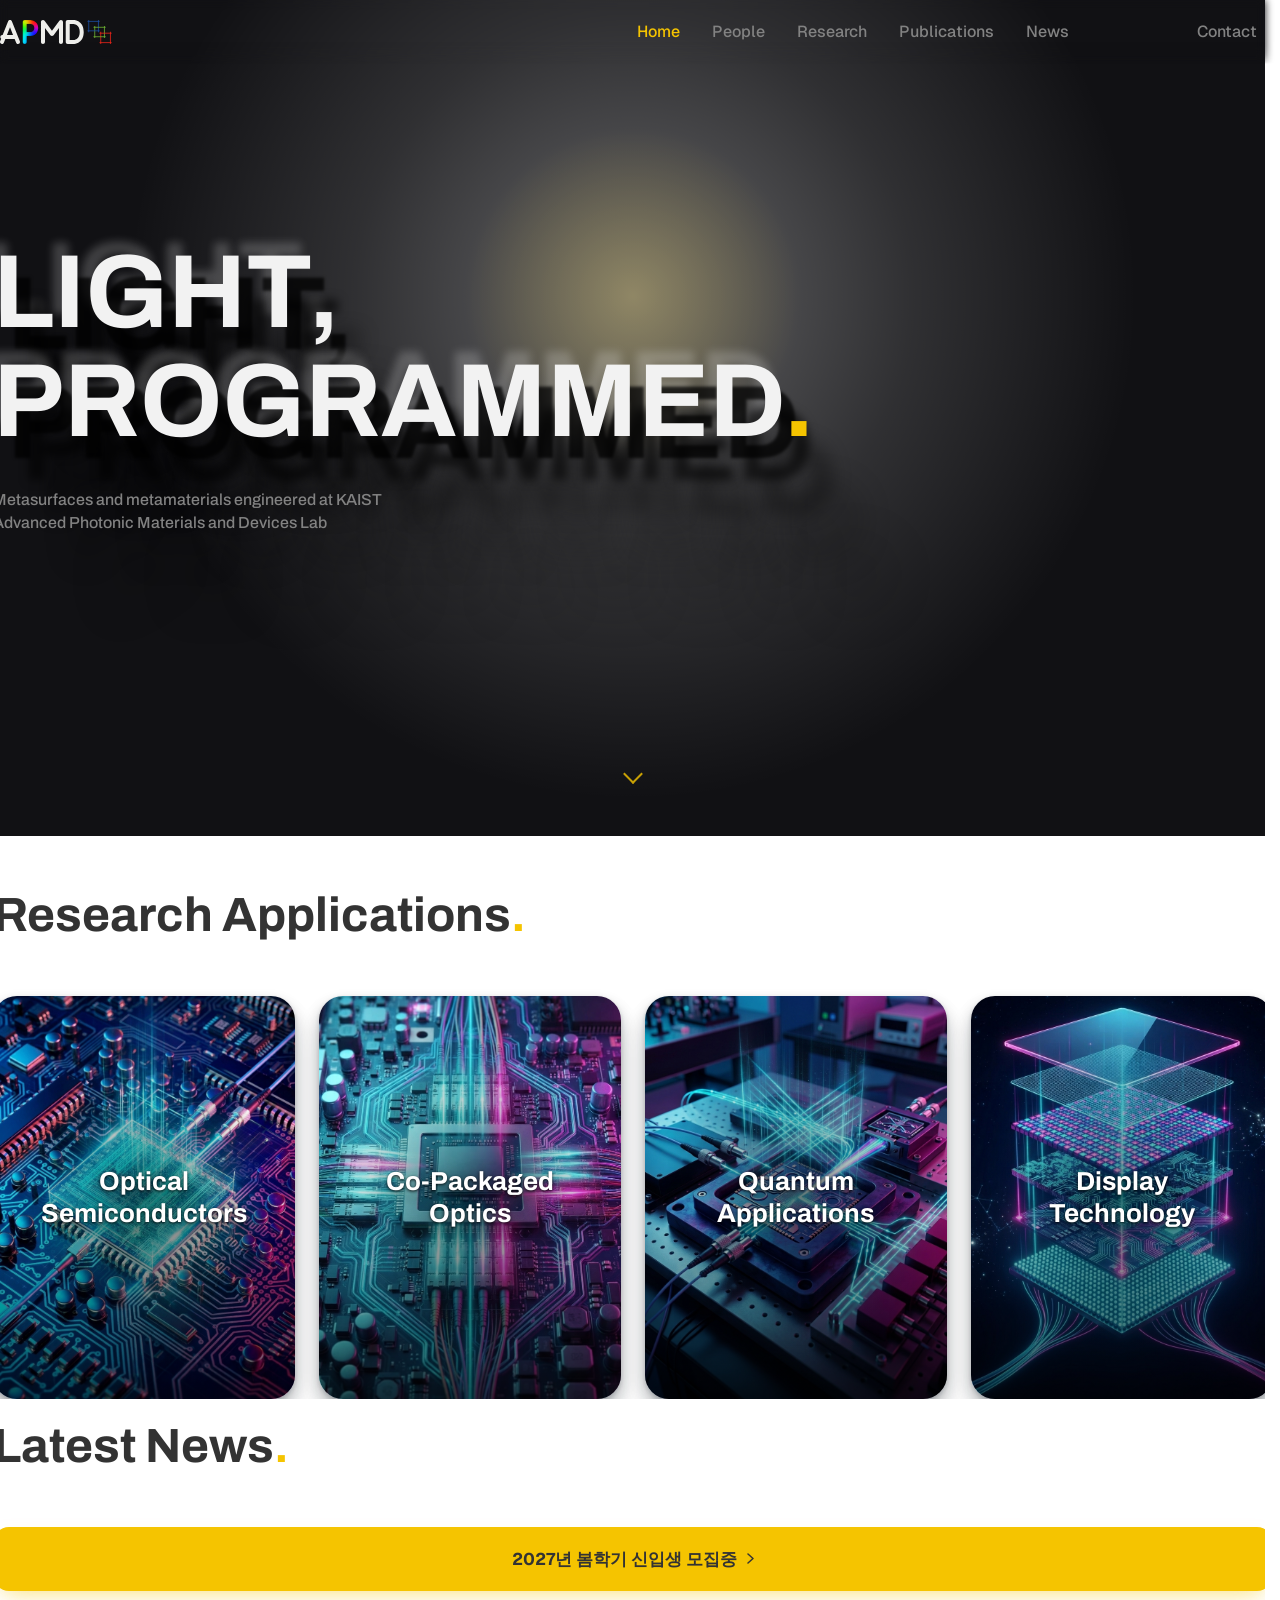
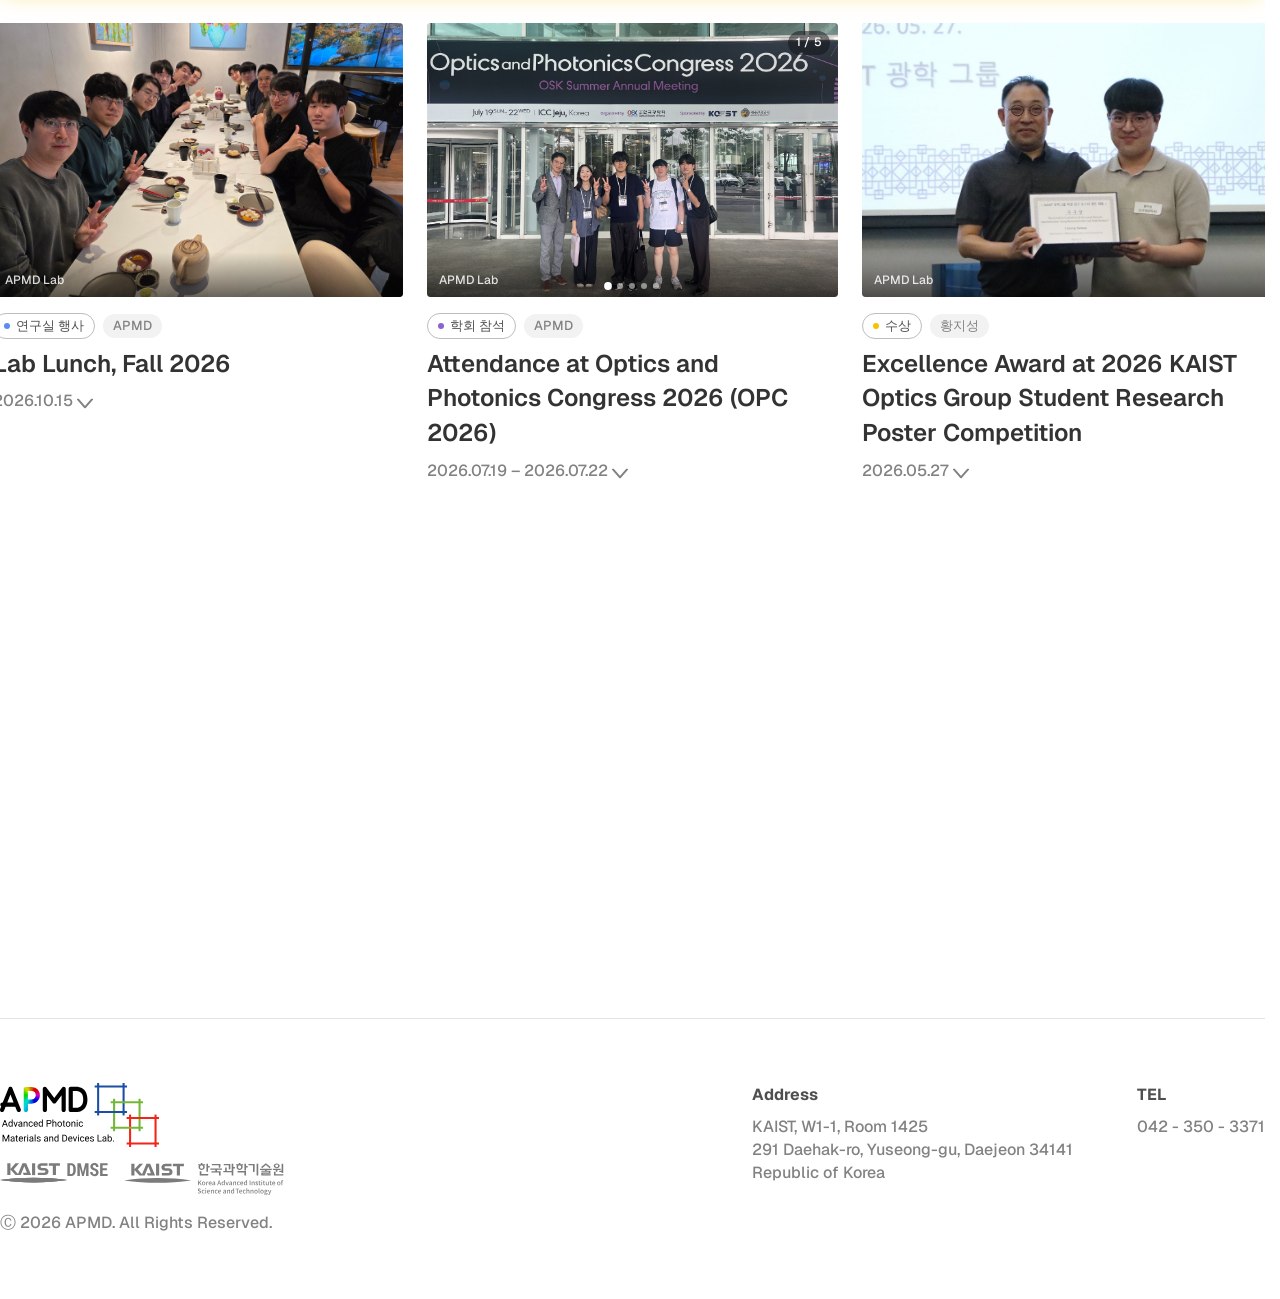
<file: index.html>
<!doctype html>
<html lang="ko">
  <head>
    <meta charset="UTF-8" />
    <meta name="color-scheme" content="light" />
    <meta name="viewport" content="width=device-width, initial-scale=1.0" />
    <title>Home – APMD</title>
    <meta name="description" content="APMD Lab" />
    <link rel="icon" href="favicon.ico" sizes="any" />
    <link rel="icon" type="image/png" sizes="16x16" href="assets/favicon/favicon-16x16.png" />
    <link rel="icon" type="image/png" sizes="32x32" href="assets/favicon/favicon-32x32.png" />
    <link rel="icon" type="image/png" sizes="96x96" href="assets/favicon/favicon-96x96.png" />
    <link rel="apple-touch-icon" sizes="180x180" href="assets/favicon/apple-touch-icon.png" />
    <link rel="preconnect" href="https://fonts.googleapis.com" />
    <link rel="preconnect" href="https://fonts.gstatic.com" crossorigin />
    <link
      href="https://fonts.googleapis.com/css2?family=Archivo:wght@500;700&family=Geist:wght@400;500;600;700&display=swap"
      rel="stylesheet"
    />
    <link rel="stylesheet" href="styles.css" />
  </head>
  <!-- The light-convergence intro (hero-intro.js) is gated entirely on
       this class — removing it here is the actual "off switch": every
       CSS rule keyed on body.hero-intro stops applying (so the header/
       hero content/spotlight just render normally, immediately), and
       hero-intro.js's own top-level check on this class turns its whole
       script into a no-op. Nothing else needs to change to re-enable it
       later — just add "hero-intro" back. -->
  <body>
    <script src="scripts/components.js"></script>

    <site-header></site-header>

    <main class="page-container">
      <section class="hero">
        <div class="hero__spotlight" aria-hidden="true"></div>
        <!-- A burst of small lights flies in and converges here before the
             header/title reveal — see hero-intro.js. Only index.html's
             <body> carries the "hero-intro" class this all keys off of
             (styles.css), so every other page's header/hero keeps its
             normal, immediate entrance. -->
        <div class="hero__intro-lights" data-hero-intro aria-hidden="true"></div>
        <div class="hero__content">
          <h1 class="hero__title">
            LIGHT,<br />
            PROGRAMMED<span class="hero__title-dot">.</span>
          </h1>
          <p class="hero__subtitle">
            Metasurfaces and metamaterials engineered at KAIST<br />
            Advanced Photonic Materials and Devices Lab
          </p>
        </div>

        <a href="#application-areas" class="hero-scroll-cue" aria-label="Scroll to content">
          <span class="hero-scroll-cue__icon" aria-hidden="true">
            <span class="hero-scroll-cue__chevron"></span>
          </span>
        </a>
      </section>

      <section class="application-areas" id="application-areas">
        <div class="application-areas__inner">
          <div class="page-title-container">
            <h2 class="page-title">Research Applications<span class="page-title__dot">.</span></h2>
          </div>

          <div class="application-grid">
            <button
              type="button"
              class="application-card"
              style="--app-photo: url('assets/applications/optical-semiconductors.jpg')"
            >
              <span class="application-card__bg" aria-hidden="true"></span>
              <span class="application-card__scrim" aria-hidden="true"></span>
              <span class="application-card__glass">
                <span class="application-card__title">Optical Semiconductors</span>
                <span class="application-card__desc"
                  >Metasurfaces patterned directly onto semiconductor chips give them on-chip
                  beam steering and wavelength filtering, the kind of optical function chipmakers
                  need now that transistor scaling is running out of room.</span
                >
              </span>
            </button>

            <button
              type="button"
              class="application-card"
              style="--app-photo: url('assets/applications/co-packaged-optics.jpg')"
            >
              <span class="application-card__bg" aria-hidden="true"></span>
              <span class="application-card__scrim" aria-hidden="true"></span>
              <span class="application-card__glass">
                <span class="application-card__title">Co-Packaged Optics</span>
                <span class="application-card__desc"
                  >Metasurface optics packaged right next to the chip are the basis of co-packaged
                  optics, the direction data centers and AI accelerators are moving as power and
                  bandwidth become the real bottleneck.</span
                >
              </span>
            </button>

            <button
              type="button"
              class="application-card"
              style="--app-photo: url('assets/applications/quantum-applications.jpg')"
            >
              <span class="application-card__bg" aria-hidden="true"></span>
              <span class="application-card__scrim" aria-hidden="true"></span>
              <span class="application-card__glass">
                <span class="application-card__title">Quantum Applications</span>
                <span class="application-card__desc"
                  >Structured-light metasurfaces generate and control entangled photon states,
                  the kind of reliable photon source quantum computers need as the industry
                  scales up.</span
                >
              </span>
            </button>

            <button
              type="button"
              class="application-card"
              style="--app-photo: url('assets/applications/display-technology.jpg')"
            >
              <span class="application-card__bg" aria-hidden="true"></span>
              <span class="application-card__scrim" aria-hidden="true"></span>
              <span class="application-card__glass">
                <span class="application-card__title">Display Technology</span>
                <span class="application-card__desc"
                  >Nanostructured metasurfaces generate color and holographic images directly, a
                  thinner alternative to the LCD and OLED stacks that AR and VR headsets are
                  built around today.</span
                >
              </span>
            </button>
          </div>
        </div>
      </section>

      <section class="home-news" id="home-news">
        <div class="home-news__inner">
          <div class="page-title-container">
            <h2 class="page-title">Latest News<span class="page-title__dot">.</span></h2>
          </div>

          <a class="recruit-banner" href="contact.html">
            <span class="recruit-banner__text">2027년 봄학기 신입생 모집중</span>
            <svg class="recruit-banner__chevron" width="7" height="11" viewBox="0 0 7 11" fill="none" aria-hidden="true">
              <path d="M1 1L6 5.5L1 10" stroke="currentColor" stroke-width="1.5" stroke-linecap="round" stroke-linejoin="round" />
            </svg>
          </a>

          <div class="news-grid" data-news-grid></div>
        </div>
      </section>

      <site-footer></site-footer>
    </main>

    <script src="scripts/news-data.js"></script>
    <script src="scripts/news-render.js"></script>
    <script src="scripts/application-cards.js"></script>
    <script src="scripts/hero-intro.js"></script>
    <script src="scripts/script.js"></script>
  </body>
</html>
</file>
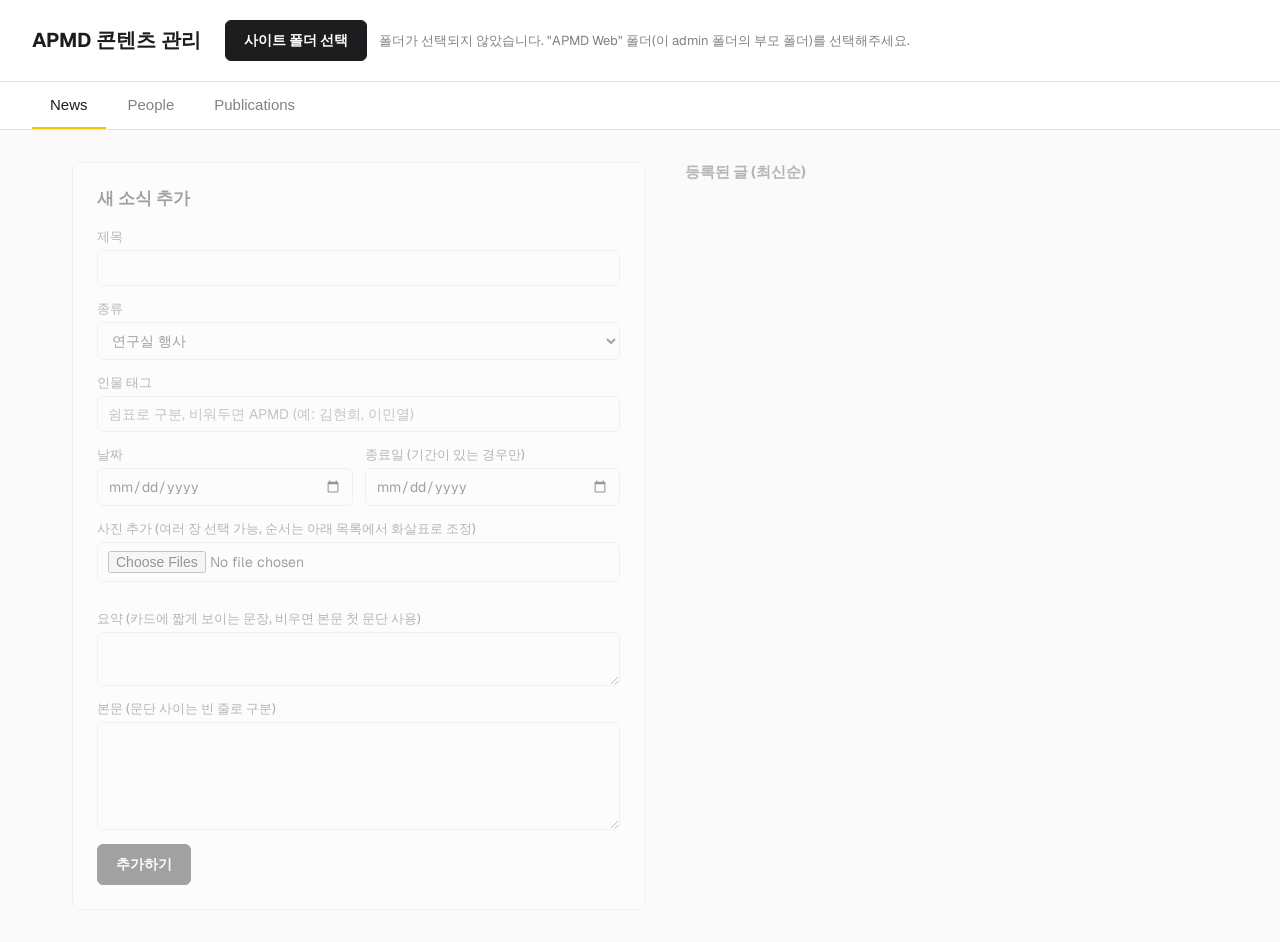
<file: admin/index.html>
<!doctype html>
<html lang="ko">
  <head>
    <meta charset="UTF-8" />
    <meta name="color-scheme" content="light" />
    <meta name="viewport" content="width=device-width, initial-scale=1.0" />
    <title>APMD 콘텐츠 관리</title>
    <link rel="icon" href="../favicon.ico" sizes="any" />
    <link rel="stylesheet" href="admin.css" />
  </head>
  <body>
    <header class="admin-header">
      <h1>APMD 콘텐츠 관리</h1>
      <div class="admin-header__folder">
        <button id="pick-folder" type="button" class="admin-btn admin-btn--primary">사이트 폴더 선택</button>
        <span id="folder-status" class="admin-header__status">폴더가 선택되지 않았습니다. "APMD Web" 폴더(이 admin 폴더의 부모 폴더)를 선택해주세요.</span>
      </div>
    </header>

    <nav class="admin-tabs">
      <button type="button" class="admin-tab is-active" data-tab="news">News</button>
      <button type="button" class="admin-tab" data-tab="people">People</button>
      <button type="button" class="admin-tab" data-tab="publication">Publications</button>
    </nav>

    <main id="admin-main" class="admin-main is-disabled">
      <!-- ================= NEWS ================= -->
      <section class="admin-panel is-active" data-panel="news">
        <div class="admin-columns">
          <form id="news-form" class="admin-form">
            <h2 id="news-form-title">새 소식 추가</h2>

            <label>제목
              <input type="text" name="title" required />
            </label>

            <label>종류
              <select name="tag" required>
                <option value="award">수상</option>
                <option value="event" selected>연구실 행사</option>
                <option value="conference">학회 참석</option>
                <option value="press">외부보도</option>
              </select>
            </label>

            <label>인물 태그
              <input type="text" name="people" placeholder="쉼표로 구분, 비워두면 APMD (예: 김현희, 이민열)" />
            </label>

            <div class="admin-form__row">
              <label>날짜
                <input type="date" name="date" required />
              </label>
              <label>종료일 (기간이 있는 경우만)
                <input type="date" name="dateEnd" />
              </label>
            </div>

            <label>사진 추가 (여러 장 선택 가능, 순서는 아래 목록에서 화살표로 조정)
              <input id="news-images" type="file" name="images" accept="image/*" multiple />
            </label>
            <div id="news-image-rows" class="admin-image-rows"></div>

            <label>요약 (카드에 짧게 보이는 문장, 비우면 본문 첫 문단 사용)
              <textarea name="excerpt" rows="2"></textarea>
            </label>

            <label>본문 (문단 사이는 빈 줄로 구분)
              <textarea name="body" rows="5"></textarea>
            </label>

            <div class="admin-form__actions">
              <button type="submit" id="news-submit-btn" class="admin-btn admin-btn--primary">추가하기</button>
              <button type="button" id="news-cancel-edit" class="admin-btn" hidden>취소</button>
            </div>
          </form>

          <div class="admin-list-col">
            <h2>등록된 글 (최신순)</h2>
            <div id="news-list" class="admin-list"></div>
          </div>
        </div>
      </section>

      <!-- ================= PEOPLE ================= -->
      <section class="admin-panel" data-panel="people">
        <div class="admin-subtabs" data-group="people">
          <button type="button" class="admin-subtab is-active" data-subtab="roster">재학생 / Post Doc.</button>
          <button type="button" class="admin-subtab" data-subtab="alumni">Alumni</button>
          <button type="button" class="admin-subtab" data-subtab="staff">Staff</button>
        </div>

        <div class="admin-subpanel is-active" data-group="people" data-subpanel="roster">
          <div class="admin-columns">
            <form id="people-roster-form" class="admin-form">
              <h2 id="people-roster-form-title">재학생 / Post Doc. 추가</h2>

              <label>구분
                <select name="category" required>
                  <option value="postdoc">Post Doctoral Researcher</option>
                  <option value="phd" selected>Ph.D. Candidate</option>
                  <option value="integrated">Integrated M.S.-Ph.D. Candidate</option>
                  <option value="ms">M.S. Candidate</option>
                </select>
              </label>

              <label id="people-roster-photo-label">사진
                <input type="file" name="photo" accept="image/*" required />
              </label>
              <p id="people-roster-current-photo" class="admin-current-file" hidden></p>

              <label>이름 (형식: 성, 이름. 예: Kim, Hyeonhee)
                <input type="text" name="name" required />
              </label>

              <label>직함 (예: Ph. D. Student)
                <input type="text" name="role" />
              </label>

              <div class="admin-form__row">
                <label>입학년도
                  <input type="text" name="admissionYear" />
                </label>
                <label>학기
                  <select name="admissionSeason">
                    <option value="Spring">Spring</option>
                    <option value="Fall">Fall</option>
                  </select>
                </label>
              </div>

              <label>이메일
                <input type="email" name="email" />
              </label>

              <div class="admin-form__label-row">
                <span>학위</span>
                <button type="button" id="add-degree-row" class="admin-btn admin-btn--small">학위 추가</button>
              </div>
              <div id="degree-rows" class="admin-degree-rows"></div>

              <div class="admin-form__actions">
                <button type="submit" id="people-roster-submit-btn" class="admin-btn admin-btn--primary">추가하기</button>
                <button type="button" id="people-roster-cancel-edit" class="admin-btn" hidden>취소</button>
              </div>
            </form>

            <div class="admin-list-col">
              <h2>등록된 재학생 / Post Doc.</h2>
              <div id="people-roster-list" class="admin-list"></div>
            </div>
          </div>
        </div>

        <div class="admin-subpanel" data-group="people" data-subpanel="alumni">
          <div class="admin-columns">
            <form id="people-alumni-form" class="admin-form">
              <h2 id="people-alumni-form-title">졸업생(Alumni) 추가</h2>

              <label>이름
                <input type="text" name="name" required />
              </label>

              <div class="admin-form__row">
                <label>학위
                  <select name="program">
                    <option value="M.S.">M.S.</option>
                    <option value="Ph.D.">Ph.D.</option>
                    <option value="Post Doc.">Post Doc.</option>
                  </select>
                </label>
                <label>연도 (또는 기간, 예: 2014.03–2015.10)
                  <input type="text" name="year" />
                </label>
              </div>

              <label>현재 소속 (모르면 비워두기)
                <input type="text" name="current" />
              </label>
              <input type="hidden" name="season" value="" />

              <div class="admin-form__actions">
                <button type="submit" id="people-alumni-submit-btn" class="admin-btn admin-btn--primary">추가하기</button>
                <button type="button" id="people-alumni-cancel-edit" class="admin-btn" hidden>취소</button>
              </div>
            </form>

            <div class="admin-list-col">
              <h2>등록된 졸업생</h2>
              <div id="people-alumni-list" class="admin-list"></div>
            </div>
          </div>
        </div>

        <div class="admin-subpanel" data-group="people" data-subpanel="staff">
          <div class="admin-columns">
            <form id="people-staff-form" class="admin-form">
              <h2 id="people-staff-form-title">직원(Staff) 추가</h2>

              <label>이름
                <input type="text" name="name" required />
              </label>

              <label>사진 (선택)
                <input type="file" name="photo" accept="image/*" />
              </label>
              <p id="people-staff-current-photo" class="admin-current-file" hidden></p>

              <label>직함 / 연락처 (예: Tel. 042 - 350 - 5314)
                <input type="text" name="role" />
              </label>

              <div class="admin-form__row">
                <label>입사년도 (선택)
                  <input type="text" name="admissionYear" />
                </label>
                <label>학기 (선택)
                  <select name="admissionSeason">
                    <option value="">-</option>
                    <option value="Spring">Spring</option>
                    <option value="Fall">Fall</option>
                  </select>
                </label>
              </div>

              <div class="admin-form__actions">
                <button type="submit" id="people-staff-submit-btn" class="admin-btn admin-btn--primary">추가하기</button>
                <button type="button" id="people-staff-cancel-edit" class="admin-btn" hidden>취소</button>
              </div>
            </form>

            <div class="admin-list-col">
              <h2>등록된 직원</h2>
              <div id="people-staff-list" class="admin-list"></div>
            </div>
          </div>
        </div>
      </section>

      <!-- ================= PUBLICATION ================= -->
      <section class="admin-panel" data-panel="publication">
        <div class="admin-columns">
          <form id="publication-form" class="admin-form">
            <h2 id="publication-form-title">새 논문 추가</h2>

            <label>연도
              <input type="number" name="year" required />
            </label>

            <label>대표 이미지
              <input type="file" name="image" accept="image/*" required />
            </label>
            <p id="publication-current-image" class="admin-current-file" hidden></p>

            <label>제목
              <input type="text" name="title" required />
            </label>

            <label>저자 (예: Junhyung Park*, Jonghwa Shin‡)
              <input type="text" name="authors" />
            </label>

            <label>저널 (예: Advanced Optical Materials, e03274 (2026))
              <input type="text" name="journal" />
            </label>

            <label>DOI 링크
              <input type="url" name="doiUrl" placeholder="https://doi.org/..." />
            </label>

            <label>발행 날짜 (DOI 입력 후 다른 칸 클릭하면 자동으로 채워집니다. 같은 연도 안에서 정렬 순서로 쓰입니다)
              <input type="text" name="date" placeholder="예: 2026-08 또는 2026-08-15" />
            </label>

            <div class="admin-form__actions">
              <button type="submit" id="publication-submit-btn" class="admin-btn admin-btn--primary">추가하기</button>
              <button type="button" id="publication-cancel-edit" class="admin-btn" hidden>취소</button>
            </div>
          </form>

          <div class="admin-list-col">
            <h2>등록된 논문 (최신순)</h2>
            <div id="publication-list" class="admin-list"></div>
          </div>
        </div>
      </section>
    </main>

    <div id="toast" class="admin-toast" hidden></div>

    <script src="admin-core.js"></script>
    <script src="admin.js"></script>
  </body>
</html>
</file>
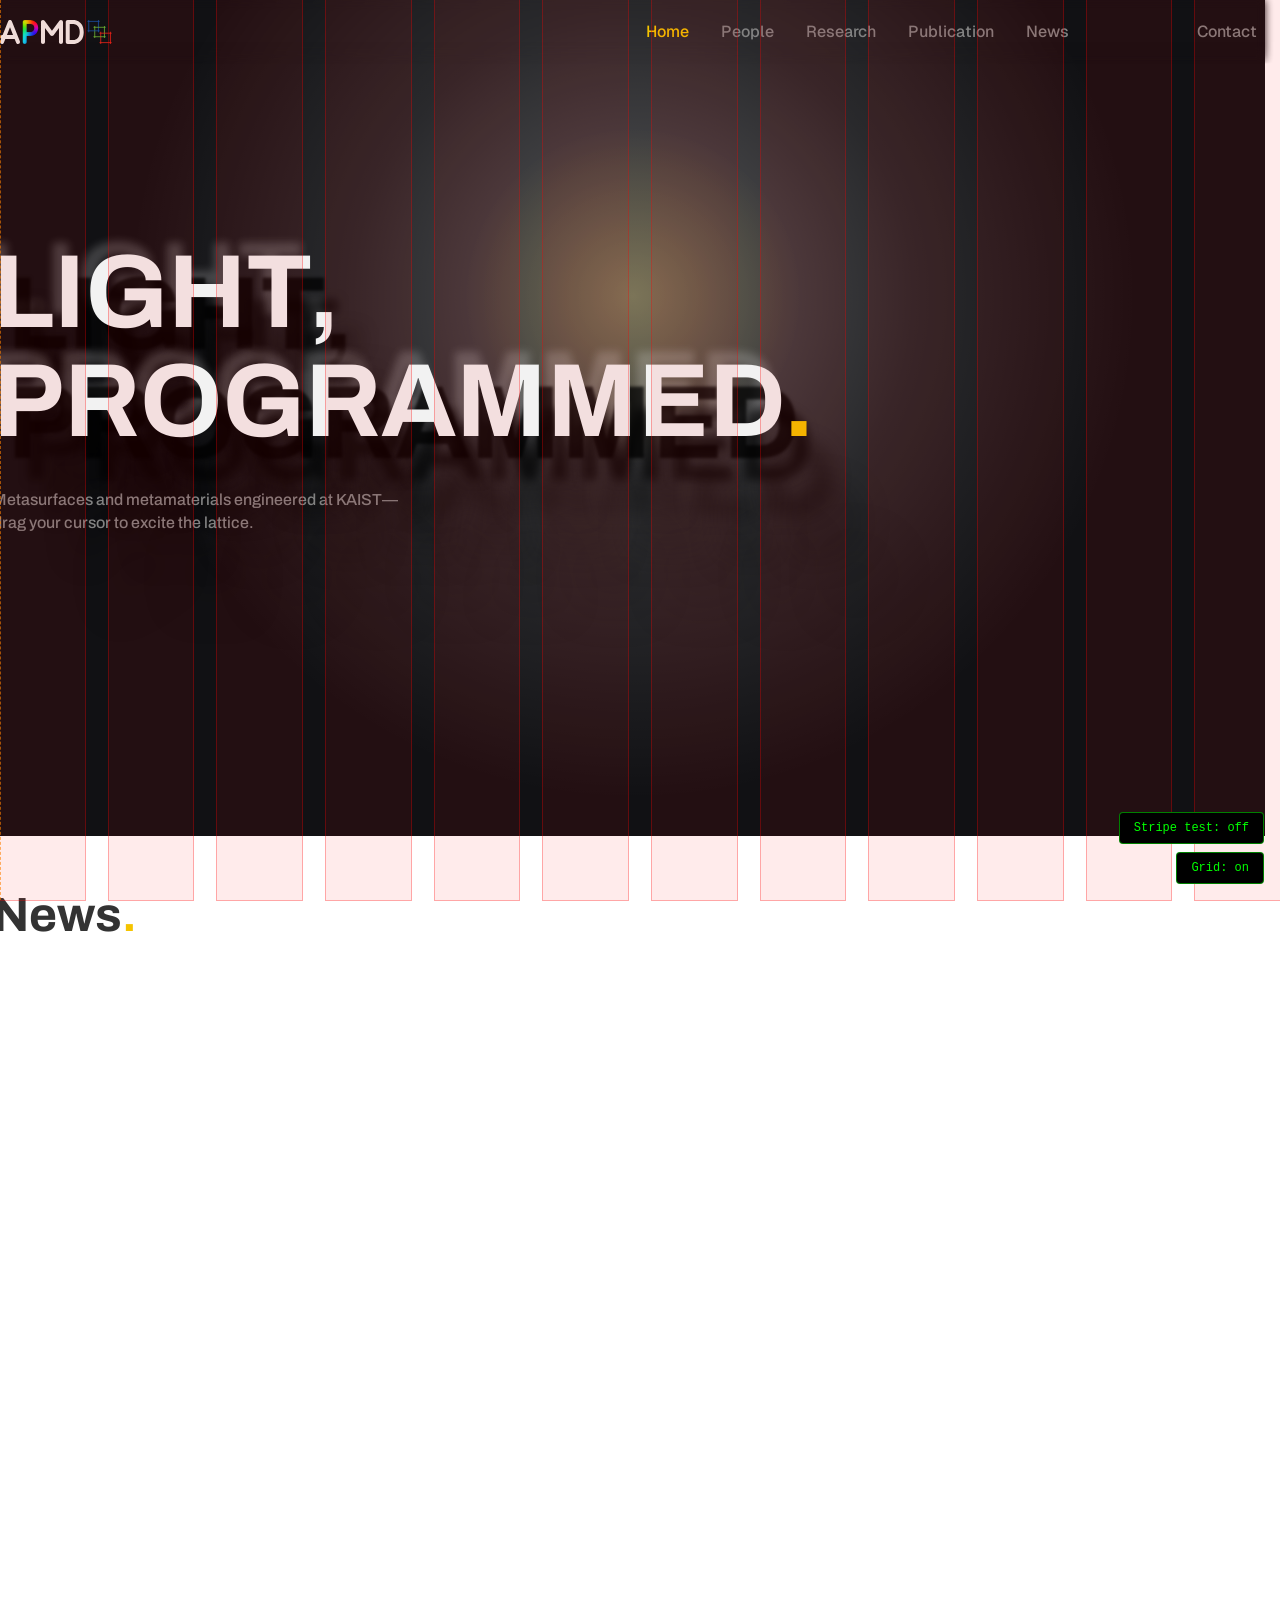
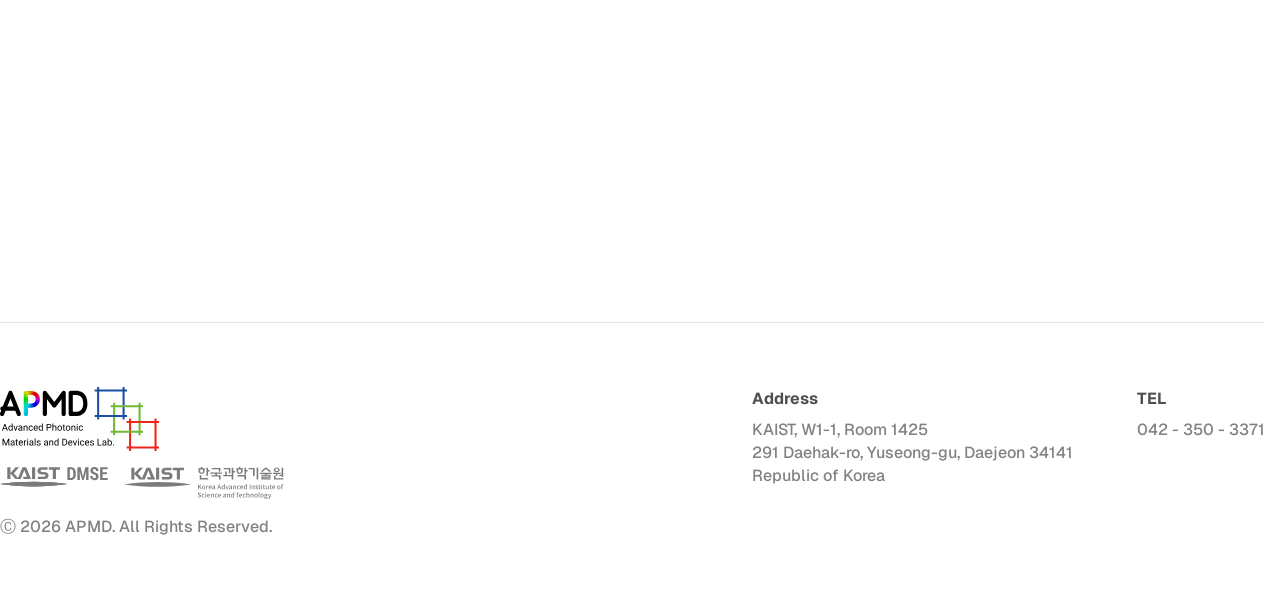
<file: lab website/index.html>
<!doctype html>
<html lang="ko">
  <head>
    <meta charset="UTF-8" />
    <meta name="viewport" content="width=device-width, initial-scale=1.0" />
    <title>Home – APMD</title>
    <meta name="description" content="APMD Lab" />
    <link rel="preconnect" href="https://fonts.googleapis.com" />
    <link rel="preconnect" href="https://fonts.gstatic.com" crossorigin />
    <link
      href="https://fonts.googleapis.com/css2?family=Archivo:wght@500;700&family=Geist:wght@400;500;600;700&display=swap"
      rel="stylesheet"
    />
    <link rel="stylesheet" href="styles.css" />
  </head>
  <body>
    <script src="components.js"></script>

    <site-header></site-header>

    <main class="page-container">
      <section class="hero">
        <div class="hero__spotlight" aria-hidden="true"></div>
        <div class="hero__content">
          <h1 class="hero__title">
            LIGHT,<br />
            PROGRAMMED<span class="hero__title-dot">.</span>
          </h1>
          <p class="hero__subtitle">
            Metasurfaces and metamaterials engineered at KAIST—<br />
            drag your cursor to excite the lattice.
          </p>
        </div>
      </section>

      <section class="home-news">
        <div class="home-news__inner">
          <div class="page-title-container">
            <h2 class="page-title">News<span class="page-title__dot">.</span></h2>
          </div>

          <div class="news-grid" data-news-grid></div>
        </div>
      </section>

      <site-footer></site-footer>
    </main>

    <script src="news-data.js"></script>
    <script src="news-render.js"></script>
    <script src="script.js"></script>
  </body>
</html>
</file>
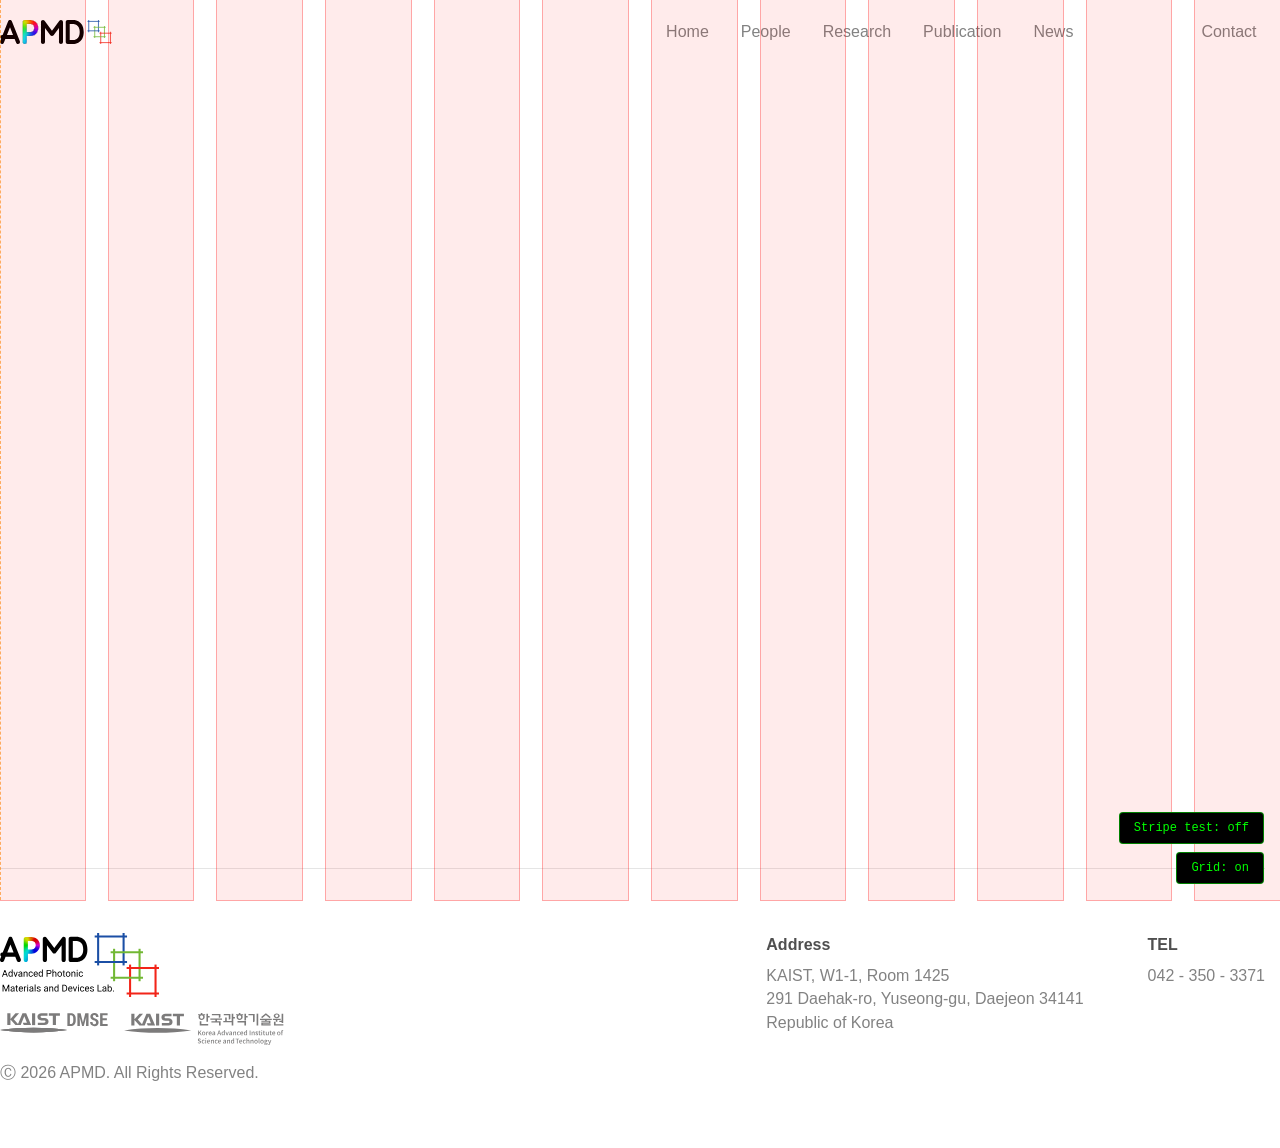
<file: blend_verify.html>
<!doctype html>
<html lang="ko">
  <head>
    <meta charset="UTF-8" />
    <meta name="viewport" content="width=device-width, initial-scale=1.0" />
    <title>Home – APMD</title>
    <link rel="stylesheet" href="styles.css" />
    <style>:root { --hero-bg: #ffffff; } .hero__spotlight, .hero__content { display: none; }</style>
  </head>
  <body>
    <script src="components.js"></script>

    <site-header></site-header>

    <main class="page-container">
      <section class="hero"></section>
      <site-footer></site-footer>
    </main>
  </body>
</html>
</file>
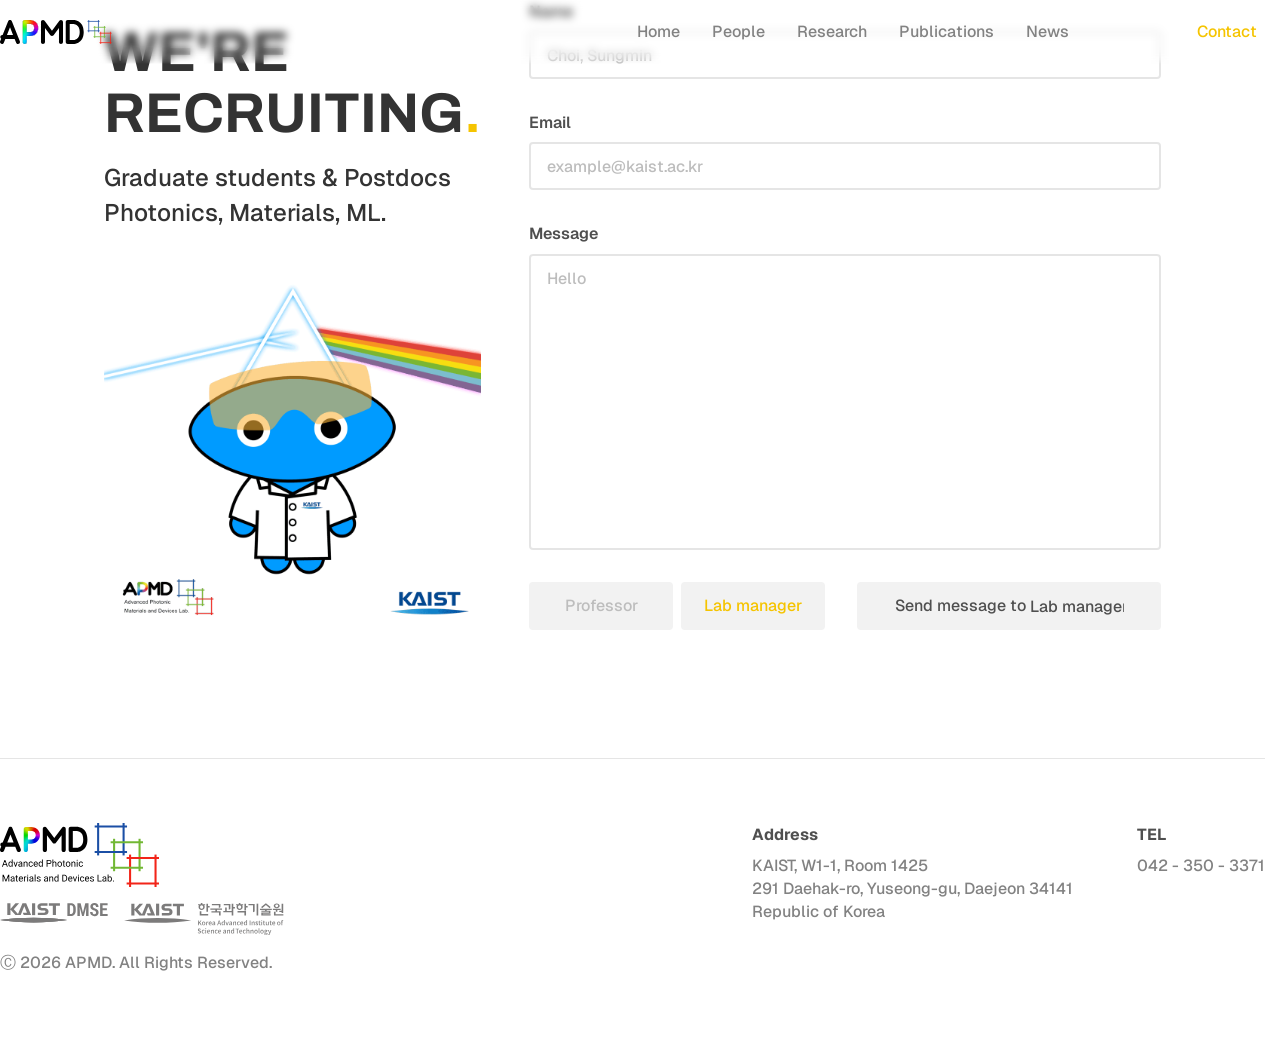
<file: contact.html>
<!doctype html>
<html lang="ko">
  <head>
    <meta charset="UTF-8" />
    <meta name="color-scheme" content="light" />
    <meta name="viewport" content="width=device-width, initial-scale=1.0" />
    <title>Contact – APMD</title>
    <meta name="description" content="APMD Lab" />
    <link rel="icon" href="favicon.ico" sizes="any" />
    <link rel="icon" type="image/png" sizes="16x16" href="assets/favicon/favicon-16x16.png" />
    <link rel="icon" type="image/png" sizes="32x32" href="assets/favicon/favicon-32x32.png" />
    <link rel="icon" type="image/png" sizes="96x96" href="assets/favicon/favicon-96x96.png" />
    <link rel="apple-touch-icon" sizes="180x180" href="assets/favicon/apple-touch-icon.png" />
    <link rel="preconnect" href="https://fonts.googleapis.com" />
    <link rel="preconnect" href="https://fonts.gstatic.com" crossorigin />
    <link
      href="https://fonts.googleapis.com/css2?family=Archivo:wght@500;700&family=Geist:wght@400;500;600;700&display=swap"
      rel="stylesheet"
    />
    <link rel="stylesheet" href="styles.css" />
  </head>
  <body>
    <script src="scripts/components.js"></script>

    <site-header></site-header>

    <main class="page-container">
      <div class="contact-layout">
        <div class="contact-image">
          <div class="contact-image__text">
            <h1 class="contact-image__title">
              WE'RE<br />RECRUITING<span class="contact-image__title-dot">.</span>
            </h1>
            <p class="contact-image__subtitle">Graduate students &amp; Postdocs<br />Photonics, Materials, ML.</p>
          </div>
          <img class="contact-image__gif" src="assets/APMD_Nupzuki.gif" alt="APMD lab" width="377" height="377" />
        </div>

        <form class="contact-form" data-contact-form novalidate>
          <div class="contact-form__section">
            <label class="contact-form__label" for="contact-name">Name</label>
            <input class="contact-form__input" type="text" id="contact-name" name="name" placeholder="Choi, Sungmin" required />
          </div>

          <div class="contact-form__section">
            <label class="contact-form__label" for="contact-email">Email</label>
            <input class="contact-form__input" type="email" id="contact-email" name="email" placeholder="example@kaist.ac.kr" required />
          </div>

          <div class="contact-form__section">
            <label class="contact-form__label" for="contact-message">Message</label>
            <textarea
              class="contact-form__input contact-form__input--message"
              id="contact-message"
              name="message"
              placeholder="Hello"
              required
            ></textarea>
          </div>

          <div class="contact-form__actions">
            <button class="contact-form__button" type="button" data-recipient="professor" aria-pressed="false">Professor</button>
            <button class="contact-form__button is-selected" type="button" data-recipient="lab-manager" aria-pressed="true">Lab manager</button>
            <button class="contact-form__button contact-form__button--submit" type="submit">
              Send message to
              <span class="contact-form__recipient-slot" data-recipient-slot>
                <span class="contact-form__recipient-name is-active" data-recipient-name="lab-manager">Lab manager</span>
                <span class="contact-form__recipient-name" data-recipient-name="professor">Professor</span>
              </span>
            </button>
          </div>

          <p class="contact-form__status" data-contact-status role="status" aria-live="polite"></p>
        </form>
      </div>

      <site-footer></site-footer>
    </main>

    <script src="scripts/script.js"></script>
  </body>
</html>
</file>
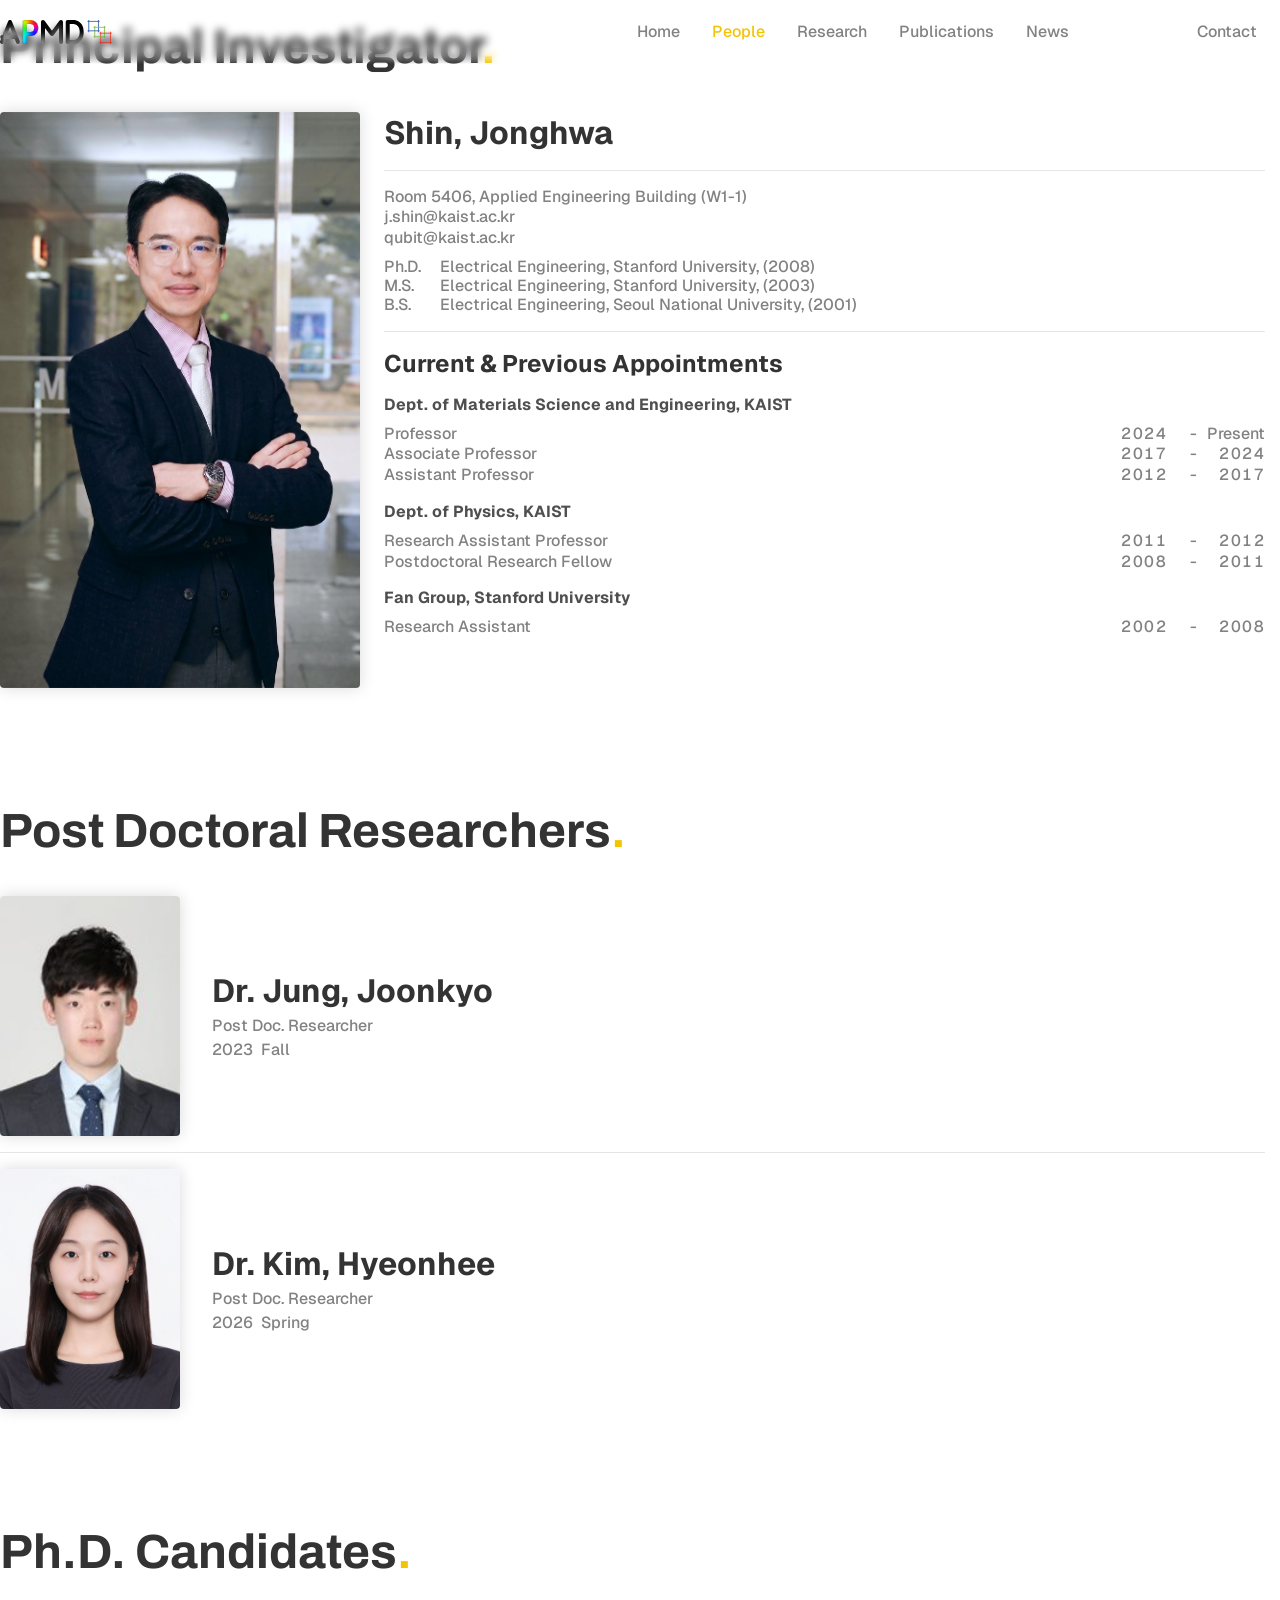
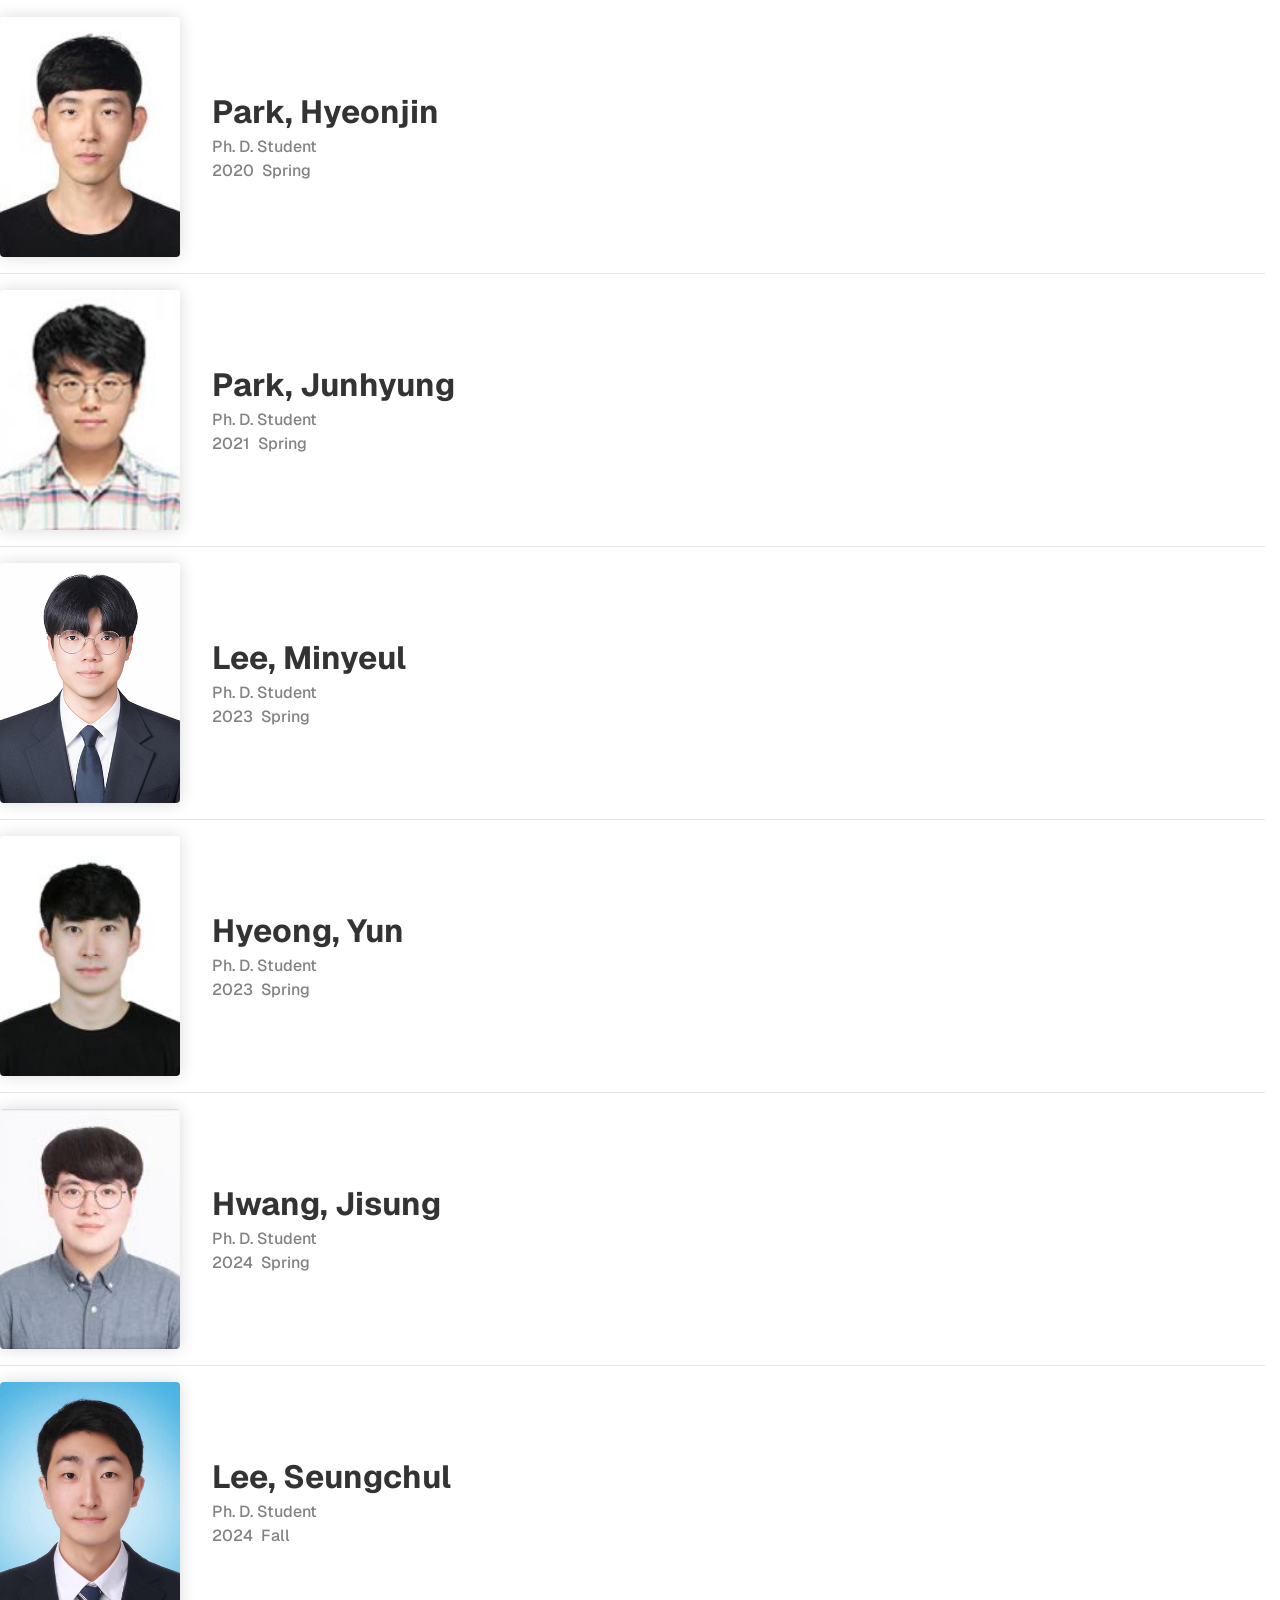
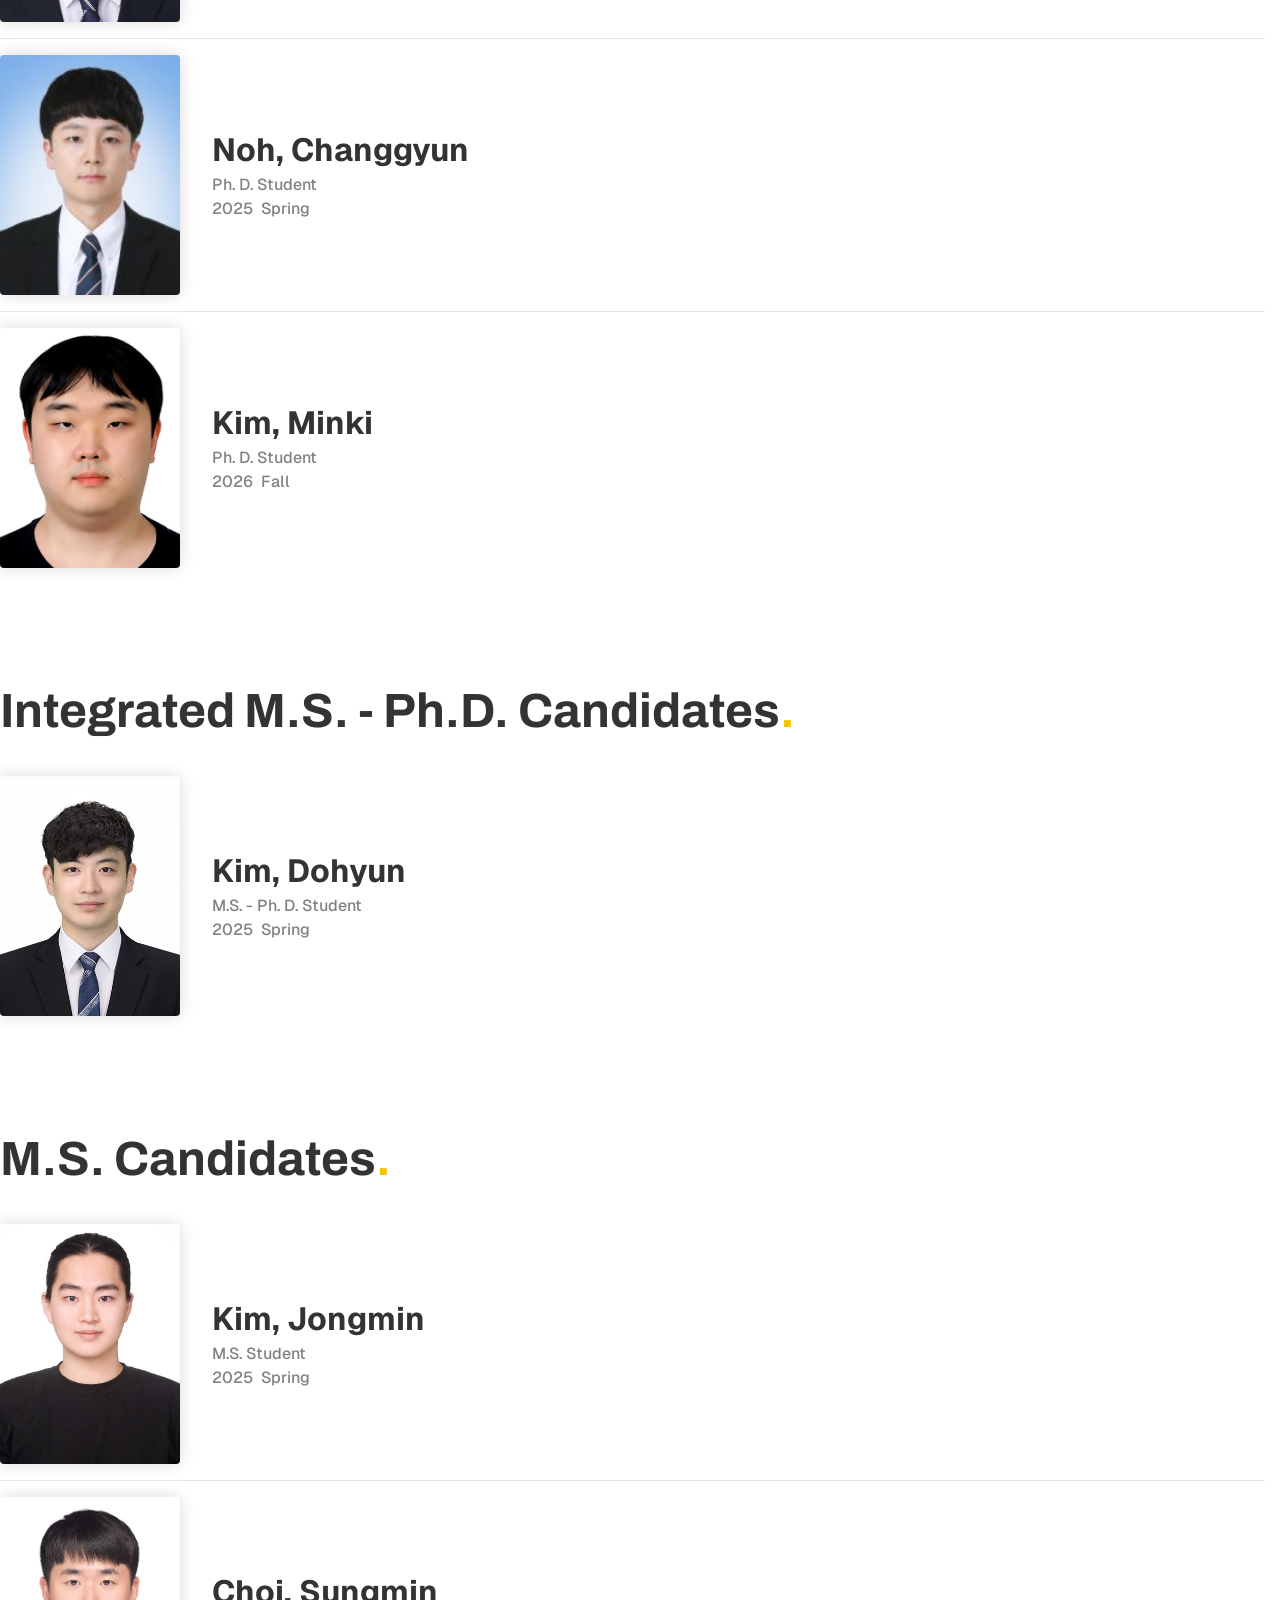
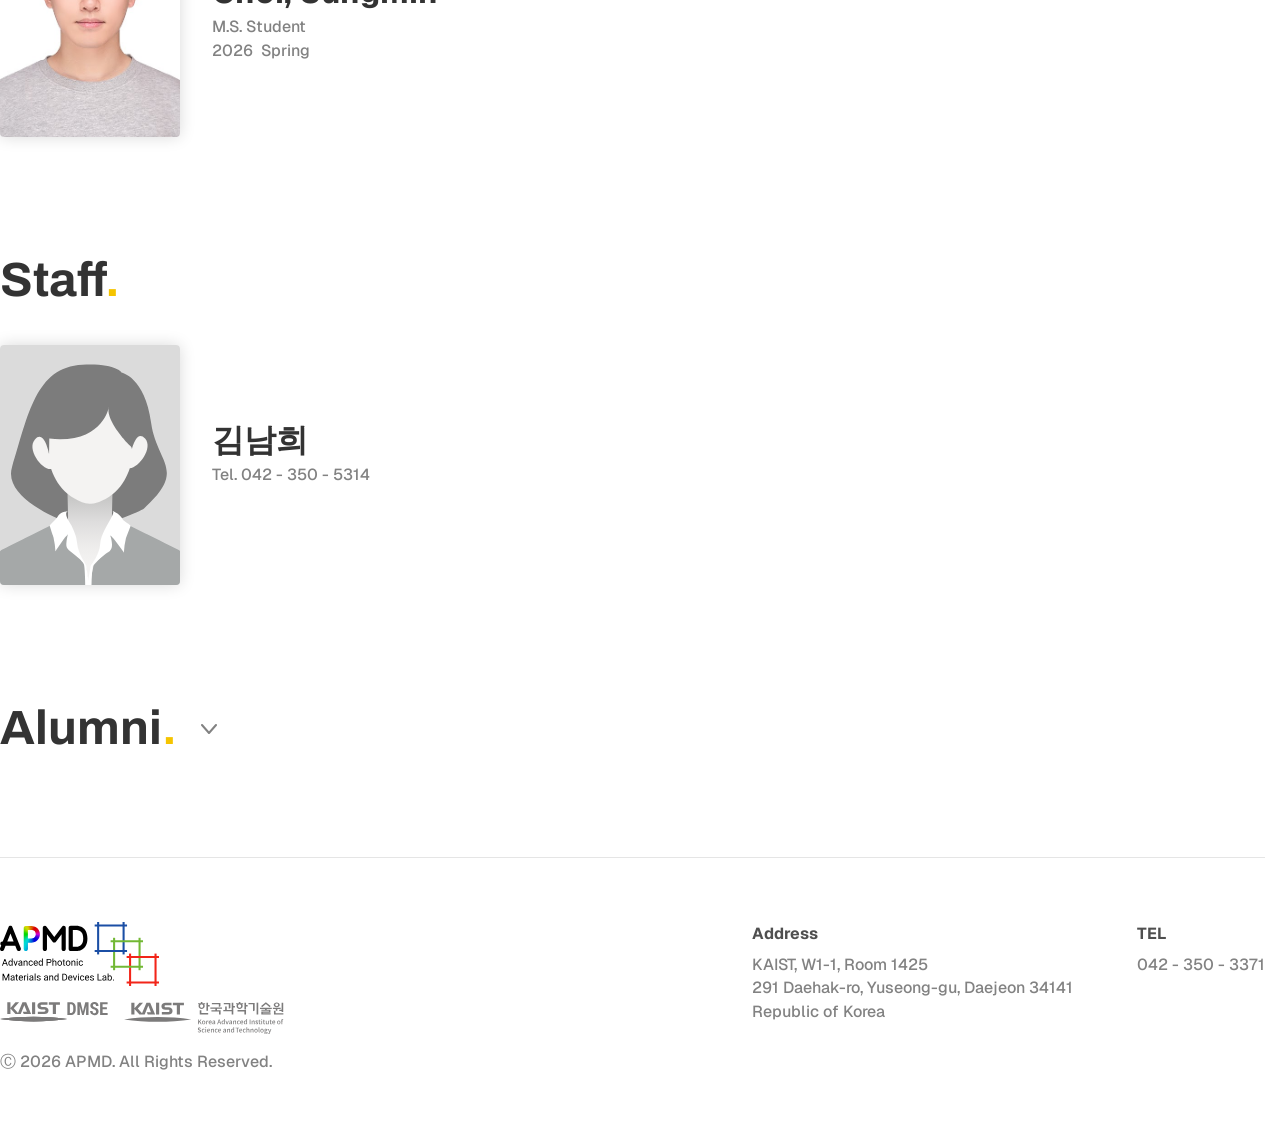
<file: people.html>
<!doctype html>
<html lang="ko">
  <head>
    <meta charset="UTF-8" />
    <meta name="color-scheme" content="light" />
    <meta name="viewport" content="width=device-width, initial-scale=1.0" />
    <title>People – APMD</title>
    <meta name="description" content="APMD Lab" />
    <link rel="icon" href="favicon.ico" sizes="any" />
    <link rel="icon" type="image/png" sizes="16x16" href="assets/favicon/favicon-16x16.png" />
    <link rel="icon" type="image/png" sizes="32x32" href="assets/favicon/favicon-32x32.png" />
    <link rel="icon" type="image/png" sizes="96x96" href="assets/favicon/favicon-96x96.png" />
    <link rel="apple-touch-icon" sizes="180x180" href="assets/favicon/apple-touch-icon.png" />
    <link rel="preconnect" href="https://fonts.googleapis.com" />
    <link rel="preconnect" href="https://fonts.gstatic.com" crossorigin />
    <link
      href="https://fonts.googleapis.com/css2?family=Archivo:wght@500;700&family=Geist:wght@400;500;600;700&display=swap"
      rel="stylesheet"
    />
    <link rel="stylesheet" href="styles.css" />
  </head>
  <body>
    <script src="scripts/components.js"></script>

    <site-header></site-header>

    <main class="page-container">
      <section class="people-section">
        <div class="page-title-container">
          <h2 class="page-title">Principal Investigator<span class="page-title__dot">.</span></h2>
        </div>

        <div class="professor">
          <div class="professor__info">
            <img class="professor__photo" src="People/Professor_profile.jpg" alt="Shin, Jonghwa" />

            <div class="professor__info-main">
              <h3 class="professor__name">Shin, Jonghwa</h3>

              <div class="dash-line" role="separator" aria-hidden="true"></div>

              <div class="professor__contact-degree">
                <div class="professor__contact">
                  <p>Room 5406, Applied Engineering Building (W1-1)</p>
                  <p><a href="mailto:j.shin@kaist.ac.kr">j.shin@kaist.ac.kr</a></p>
                  <p><a href="mailto:qubit@kaist.ac.kr">qubit@kaist.ac.kr</a></p>
                </div>

                <div class="professor__degree">
                  <div class="professor__degree-row">
                    <span class="professor__degree-label">Ph.D.</span>
                    <span class="professor__degree-detail"><span class="professor__degree-major">Electrical Engineering</span><span class="professor__degree-punct">,</span> <span class="professor__degree-university">Stanford University</span><span class="professor__degree-punct">,</span> <span class="professor__degree-paren">(</span><span class="professor__degree-year">2008</span><span class="professor__degree-paren">)</span></span>
                  </div>
                  <div class="professor__degree-row">
                    <span class="professor__degree-label">M.S.</span>
                    <span class="professor__degree-detail"><span class="professor__degree-major">Electrical Engineering</span><span class="professor__degree-punct">,</span> <span class="professor__degree-university">Stanford University</span><span class="professor__degree-punct">,</span> <span class="professor__degree-paren">(</span><span class="professor__degree-year">2003</span><span class="professor__degree-paren">)</span></span>
                  </div>
                  <div class="professor__degree-row">
                    <span class="professor__degree-label">B.S.</span>
                    <span class="professor__degree-detail"><span class="professor__degree-major">Electrical Engineering</span><span class="professor__degree-punct">,</span> <span class="professor__degree-university">Seoul National University</span><span class="professor__degree-punct">,</span> <span class="professor__degree-paren">(</span><span class="professor__degree-year">2001</span><span class="professor__degree-paren">)</span></span>
                  </div>
                </div>
              </div>

              <div class="dash-line" role="separator" aria-hidden="true"></div>

              <div class="professor__history">
                <h4 class="professor__section-title">Current &amp; Previous Appointments</h4>

                <div class="professor__appointment">
                  <p class="professor__appointment-dept">Dept. of Materials Science and Engineering, KAIST</p>
                  <div class="professor__appointment-list">
                    <div class="professor__appointment-row">
                      <p class="professor__appointment-title">Professor</p>
                      <div class="professor__year-row"><span class="professor__year-num">2024</span><span>-</span><span>Present</span></div>
                    </div>
                    <div class="professor__appointment-row">
                      <p class="professor__appointment-title">Associate Professor</p>
                      <div class="professor__year-row"><span class="professor__year-num">2017</span><span>-</span><span class="professor__year-num">2024</span></div>
                    </div>
                    <div class="professor__appointment-row">
                      <p class="professor__appointment-title">Assistant Professor</p>
                      <div class="professor__year-row"><span class="professor__year-num">2012</span><span>-</span><span class="professor__year-num">2017</span></div>
                    </div>
                  </div>
                </div>

                <div class="professor__appointment">
                  <p class="professor__appointment-dept">Dept. of Physics, KAIST</p>
                  <div class="professor__appointment-list">
                    <div class="professor__appointment-row">
                      <p class="professor__appointment-title">Research Assistant Professor</p>
                      <div class="professor__year-row"><span class="professor__year-num">2011</span><span>-</span><span class="professor__year-num">2012</span></div>
                    </div>
                    <div class="professor__appointment-row">
                      <p class="professor__appointment-title">Postdoctoral Research Fellow</p>
                      <div class="professor__year-row"><span class="professor__year-num">2008</span><span>-</span><span class="professor__year-num">2011</span></div>
                    </div>
                  </div>
                </div>

                <div class="professor__appointment">
                  <p class="professor__appointment-dept">Fan Group, Stanford University</p>
                  <div class="professor__appointment-list">
                    <div class="professor__appointment-row">
                      <p class="professor__appointment-title">Research Assistant</p>
                      <div class="professor__year-row"><span class="professor__year-num">2002</span><span>-</span><span class="professor__year-num">2008</span></div>
                    </div>
                  </div>
                </div>
              </div>
            </div>
          </div>

          <!-- <div class="dash-line" role="separator" aria-hidden="true"></div>

          <div class="professor__research-focus">
            <button
              class="professor__research-focus-toggle"
              type="button"
              data-research-focus-toggle
              aria-expanded="false"
            >
              <span class="professor__section-title">Research Focus</span>
              <svg class="professor__research-focus-chevron" width="16" height="10" viewBox="0 0 16 10" fill="none" aria-hidden="true">
                <path d="M1 1L8 9L15 1" stroke="currentColor" stroke-width="2" stroke-linecap="round" stroke-linejoin="round" />
              </svg>
            </button> -->

            <!-- <div class="professor__research-focus-content">
              <div class="professor__focus-col">
                <p class="professor__focus-heading">Metamaterial design and fabrication</p>
                <ul class="professor__focus-list">
                  <li>Theoretical investigation of fundamental limits</li>
                  <li>Fast optimization using artificial intelligence and hybrid algorithms</li>
                  <li>Top-down and bottom-up hybrid fabrication of metamaterials</li>
                  <li>Microwave and optical characterizations of metamaterials</li>
                </ul>
              </div>
              <div class="professor__focus-col">
                <p class="professor__focus-heading">Metamaterial applications</p>
                <ul class="professor__focus-list">
                  <li>Holography and displays</li>
                  <li>Image sensors</li>
                  <li>Radiative cooling</li>
                  <li>Microwave absorption</li>
                </ul>
              </div>
            </div> 
          </div>-->
        </div>
      </section>

      <section class="people-section">
        <div class="page-title-container">
          <h2 class="page-title">Post Doctoral Researchers<span class="page-title__dot">.</span></h2>
        </div>
        <div class="people-grid" data-people-grid="postdoc"></div>
      </section>

      <section class="people-section">
        <div class="page-title-container">
          <h2 class="page-title">Ph.D. Candidates<span class="page-title__dot">.</span></h2>
        </div>
        <div class="people-grid" data-people-grid="phd"></div>
      </section>

      <section class="people-section">
        <div class="page-title-container">
          <h2 class="page-title">Integrated M.S. - Ph.D. Candidates<span class="page-title__dot">.</span></h2>
        </div>
        <div class="people-grid" data-people-grid="integrated"></div>
      </section>

      <section class="people-section">
        <div class="page-title-container">
          <h2 class="page-title">M.S. Candidates<span class="page-title__dot">.</span></h2>
        </div>
        <div class="people-grid" data-people-grid="ms"></div>
      </section>

      <section class="people-section">
        <div class="page-title-container">
          <h2 class="page-title">Staff<span class="page-title__dot">.</span></h2>
        </div>
        <div class="people-grid" data-people-grid="staff"></div>
      </section>

      <section class="people-section">
        <div class="alumni">
          <button class="alumni-toggle" type="button" data-alumni-toggle aria-expanded="false">
            <div class="page-title-container">
              <h2 class="page-title">Alumni<span class="page-title__dot">.</span></h2>
            </div>
            <svg class="alumni-chevron" width="16" height="10" viewBox="0 0 16 10" fill="none" aria-hidden="true">
              <path d="M1 1L8 9L15 1" stroke="currentColor" stroke-width="2" stroke-linecap="round" stroke-linejoin="round" />
            </svg>
          </button>

          <div class="alumni-panel">
            <div class="people-grid" data-people-grid="alumni"></div>
          </div>
        </div>
      </section>

      <site-footer></site-footer>
    </main>

    <script src="scripts/people-data.js"></script>
    <script src="scripts/people-render.js"></script>
    <script src="scripts/script.js"></script>
  </body>
</html>
</file>
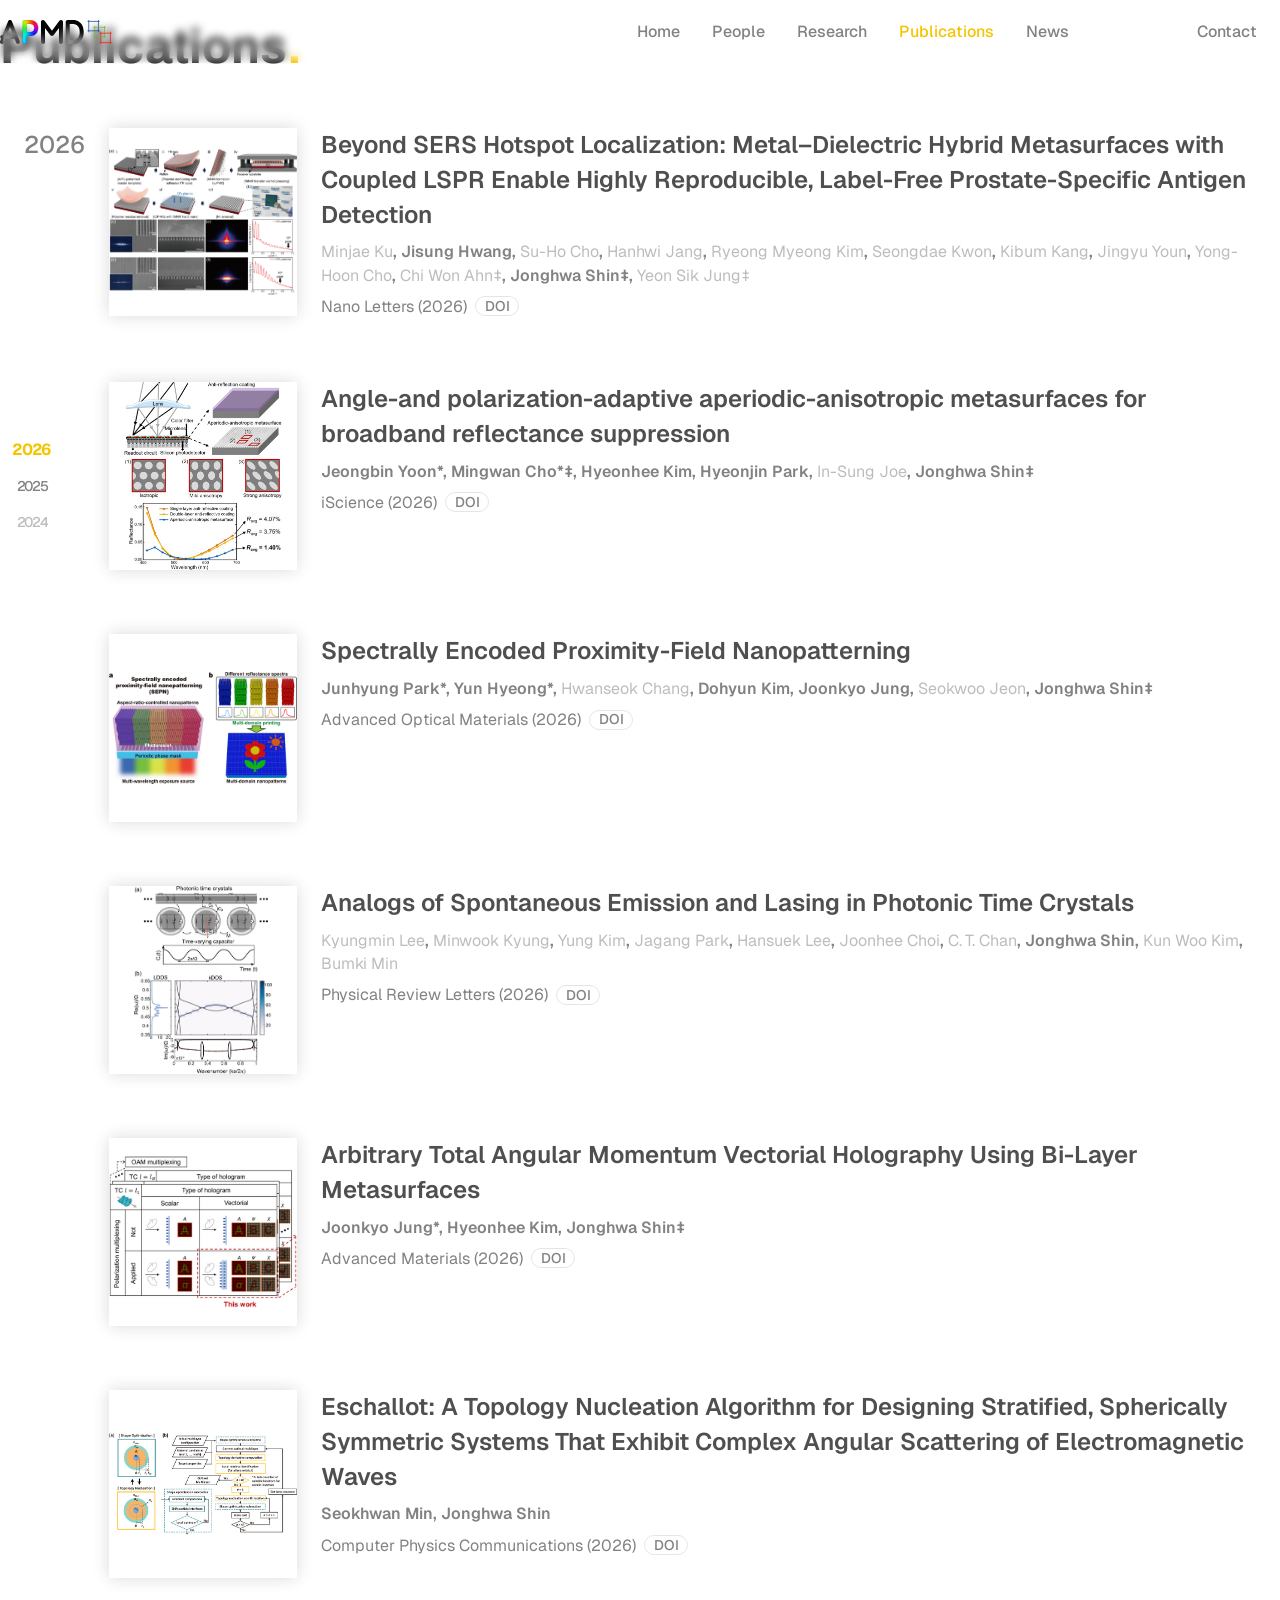
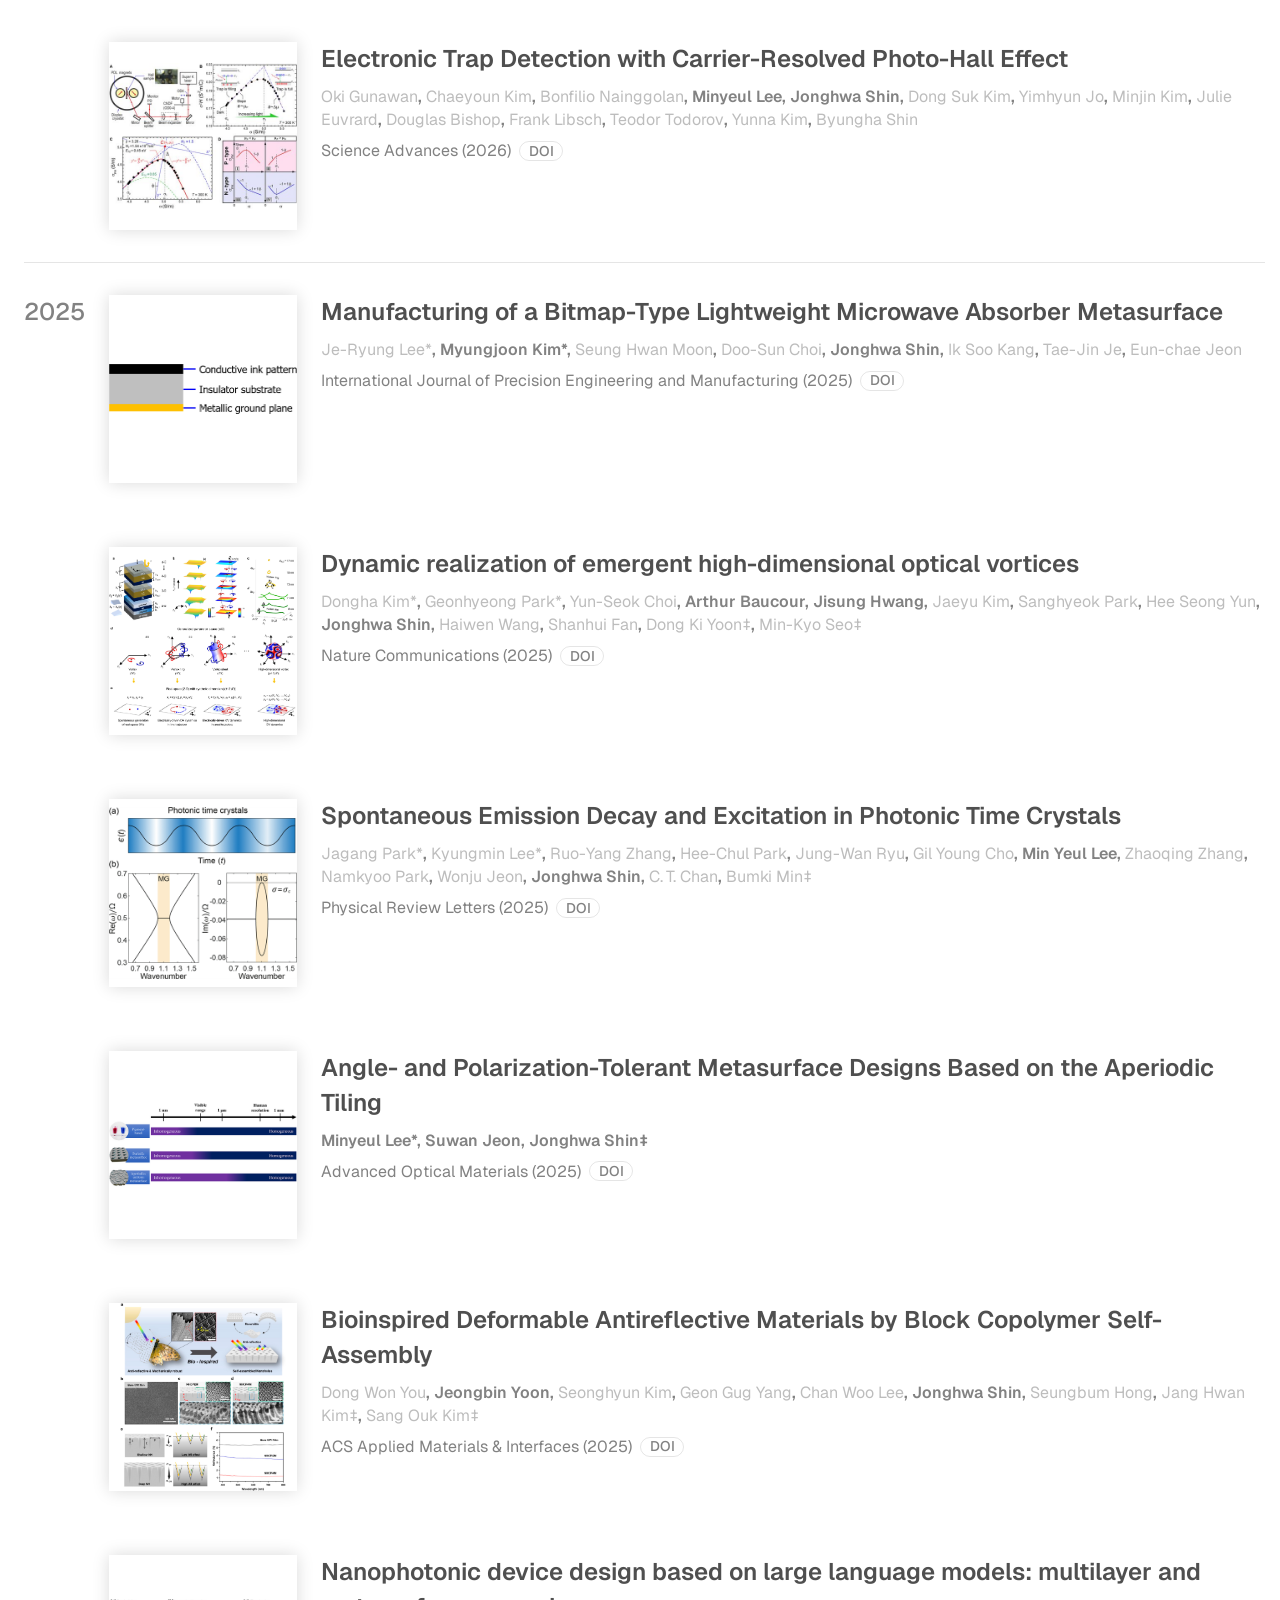
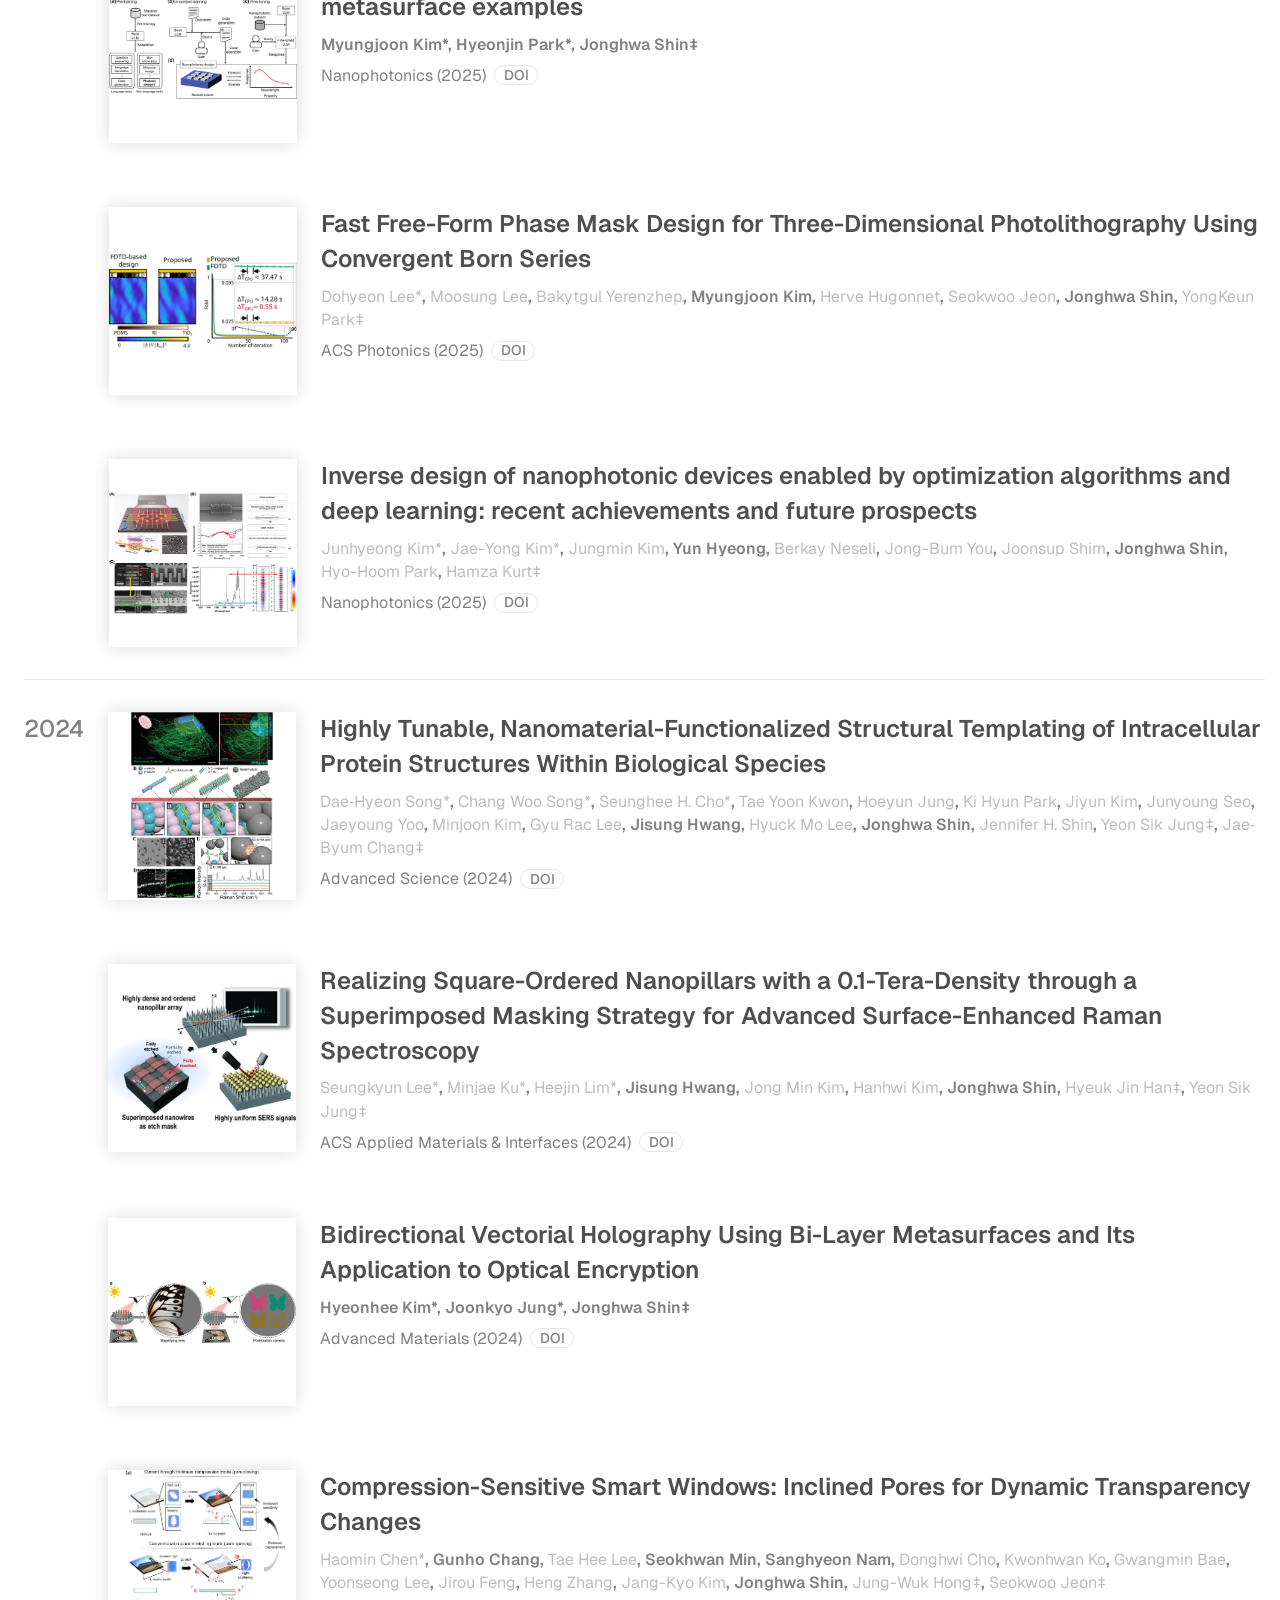
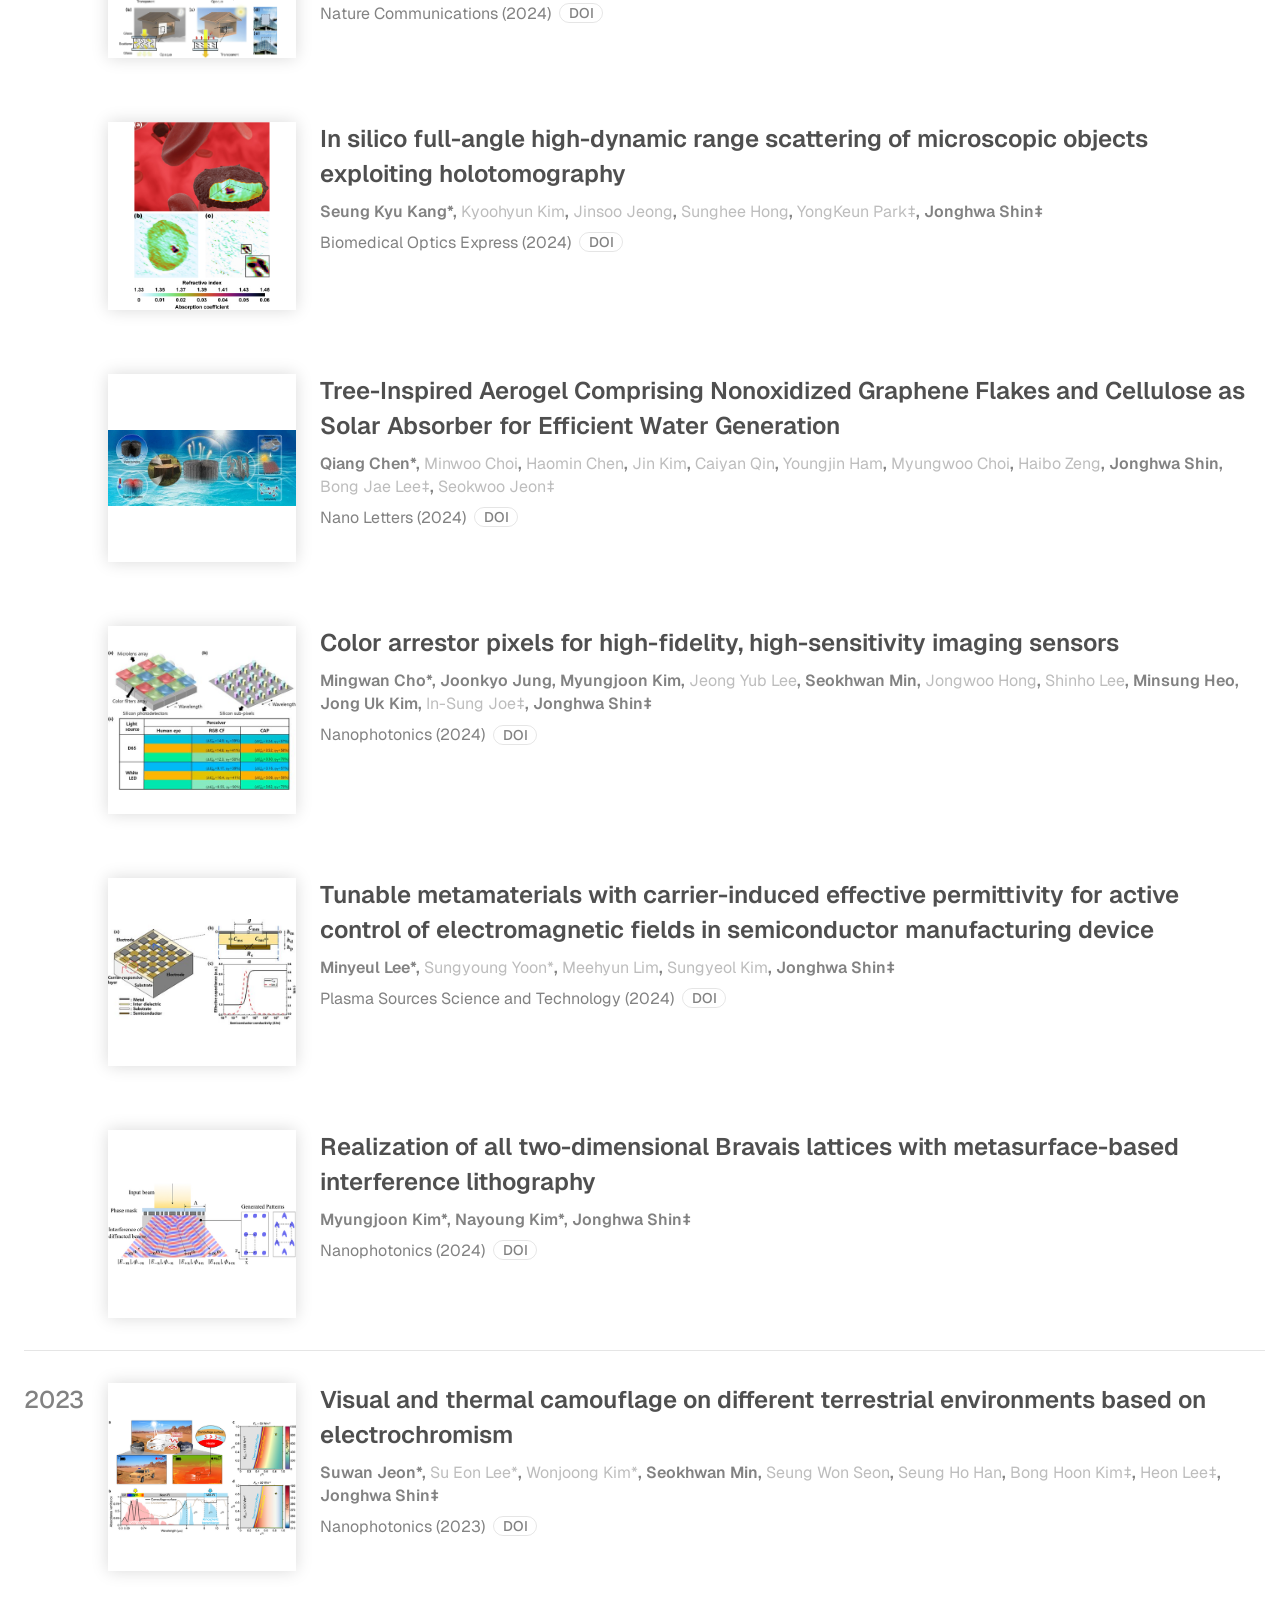
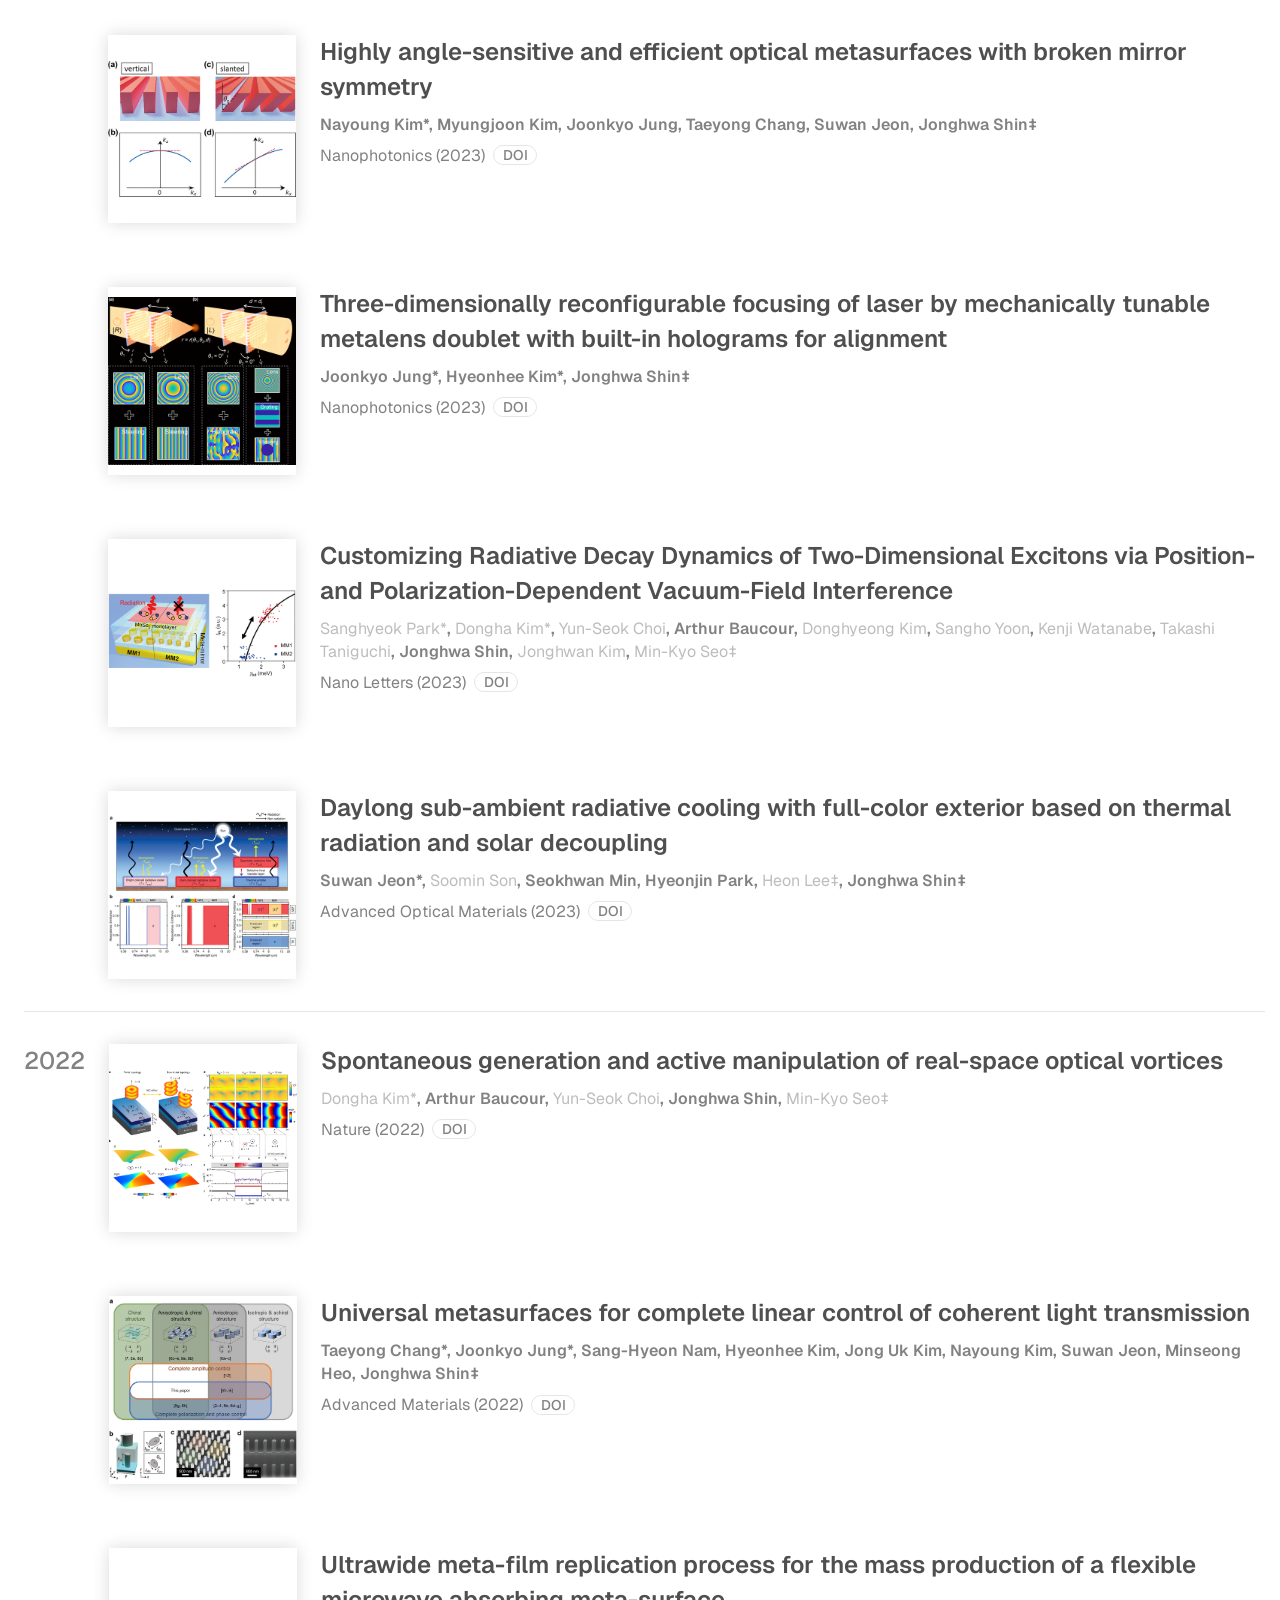
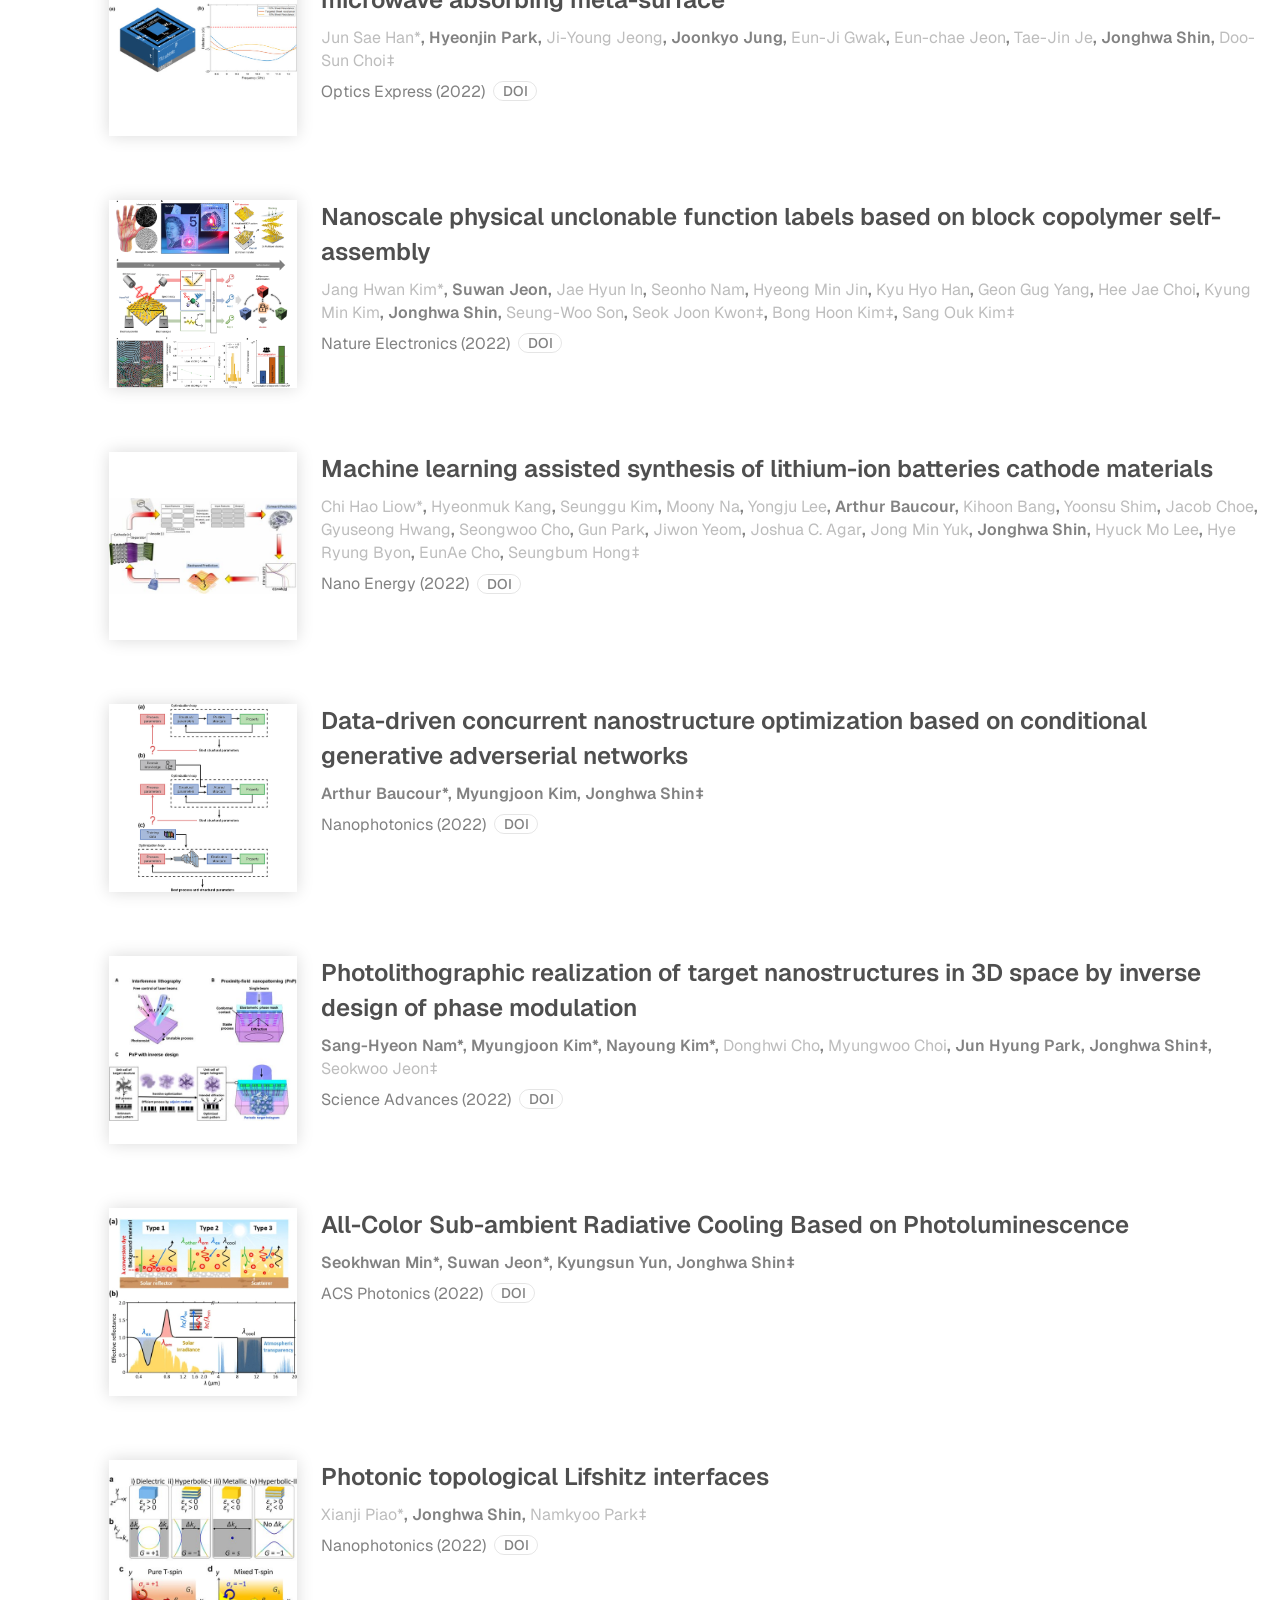
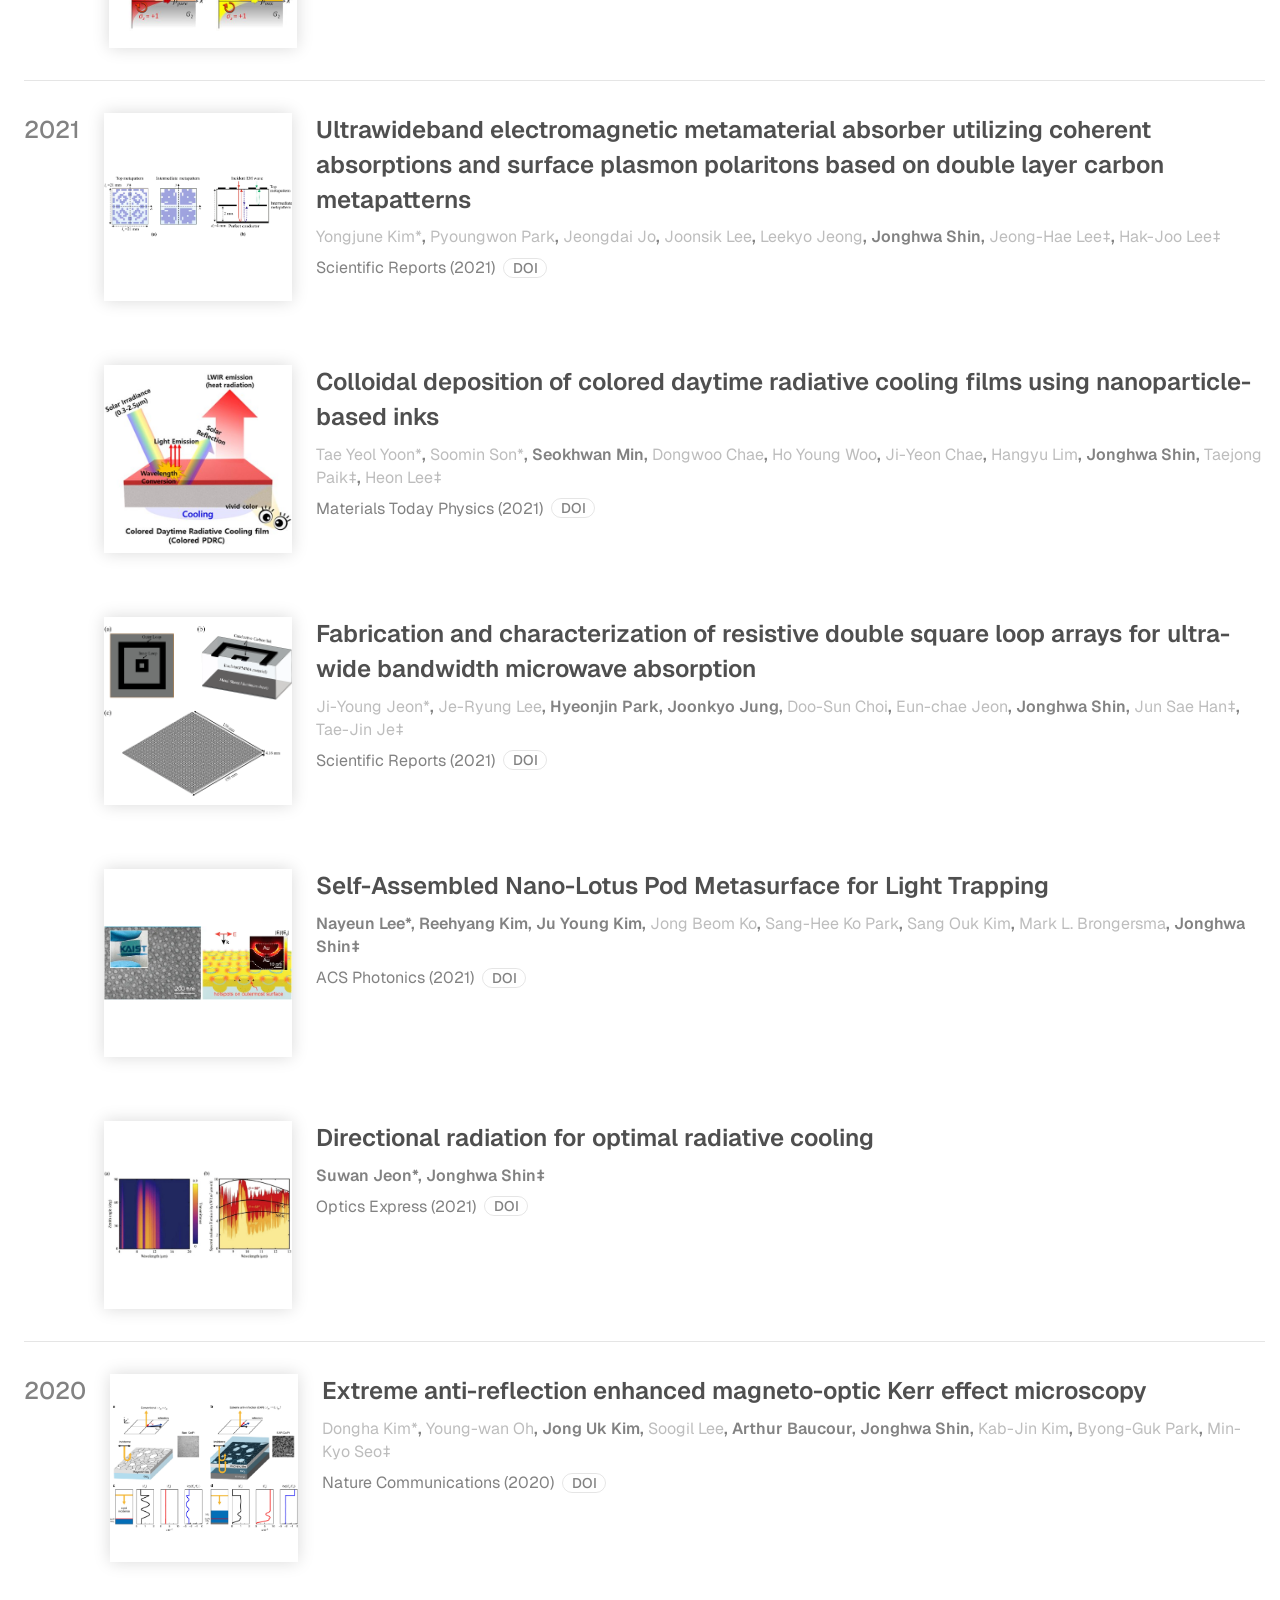
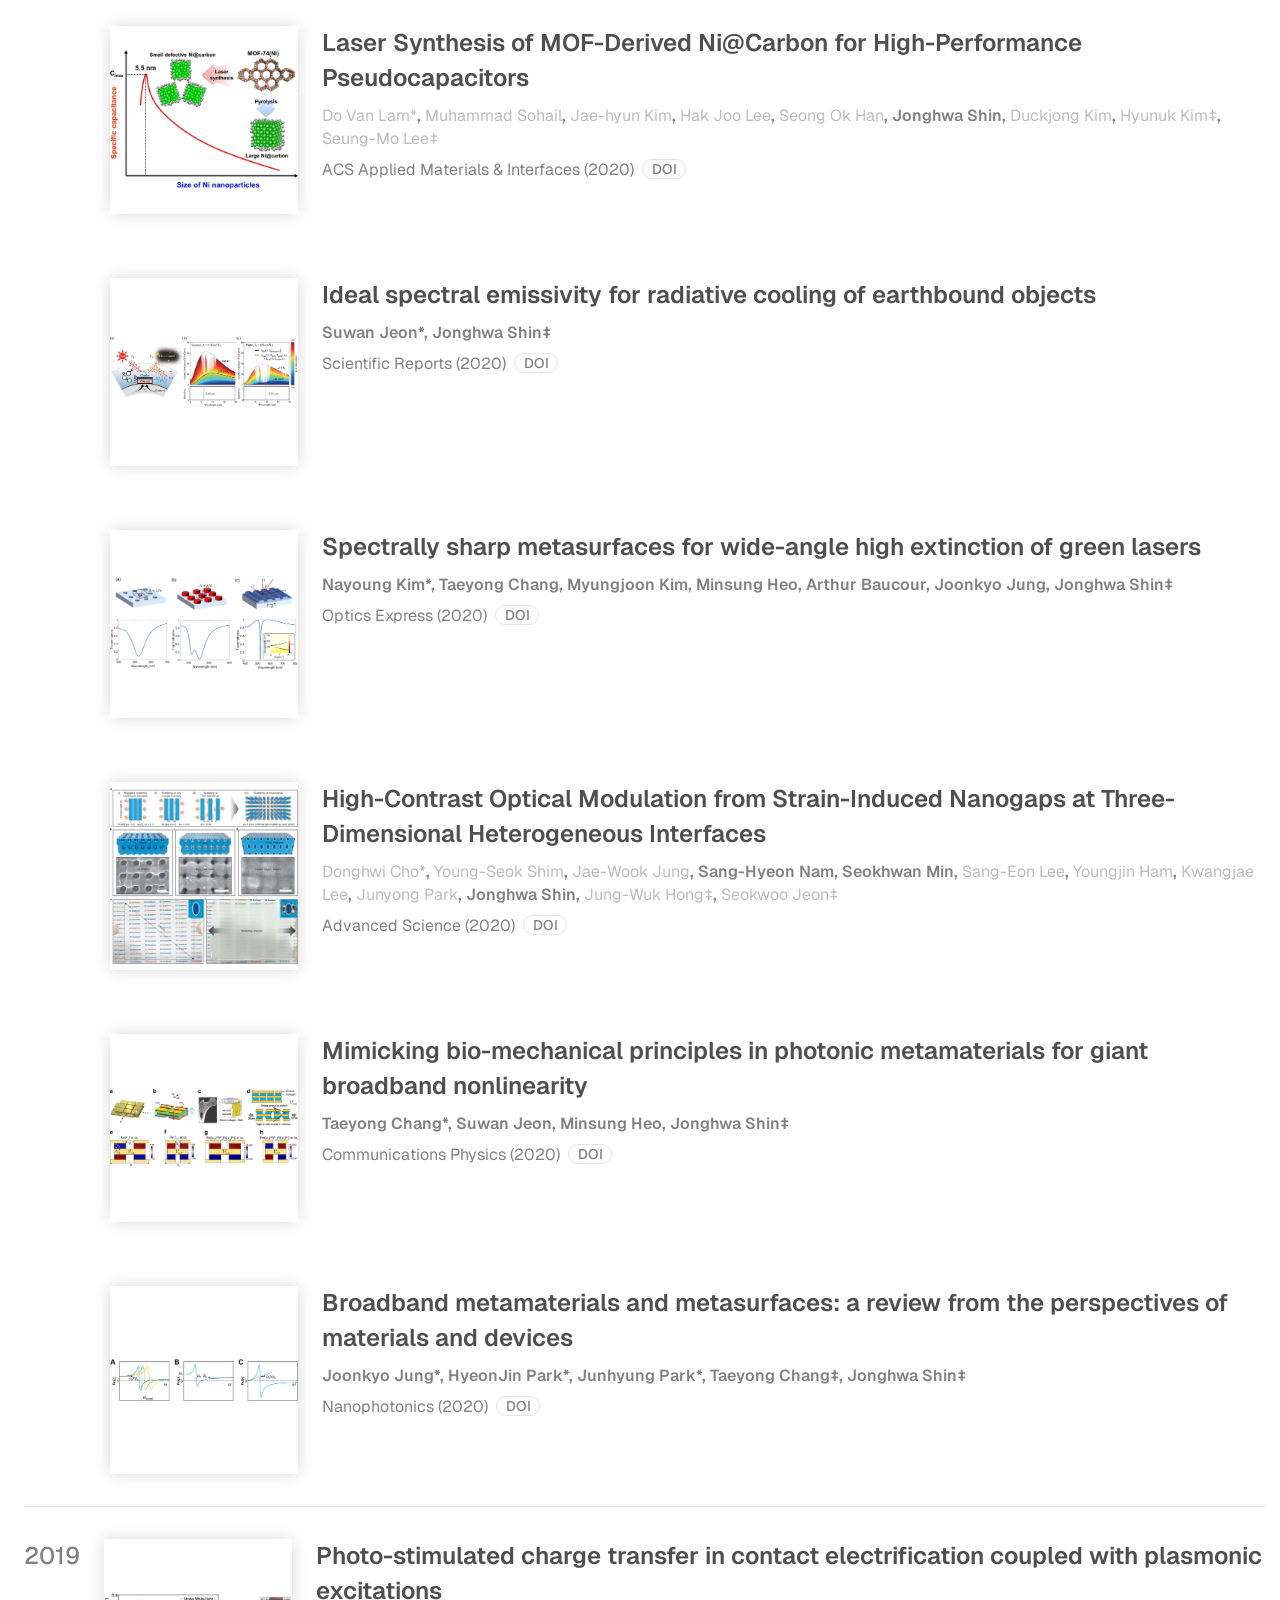
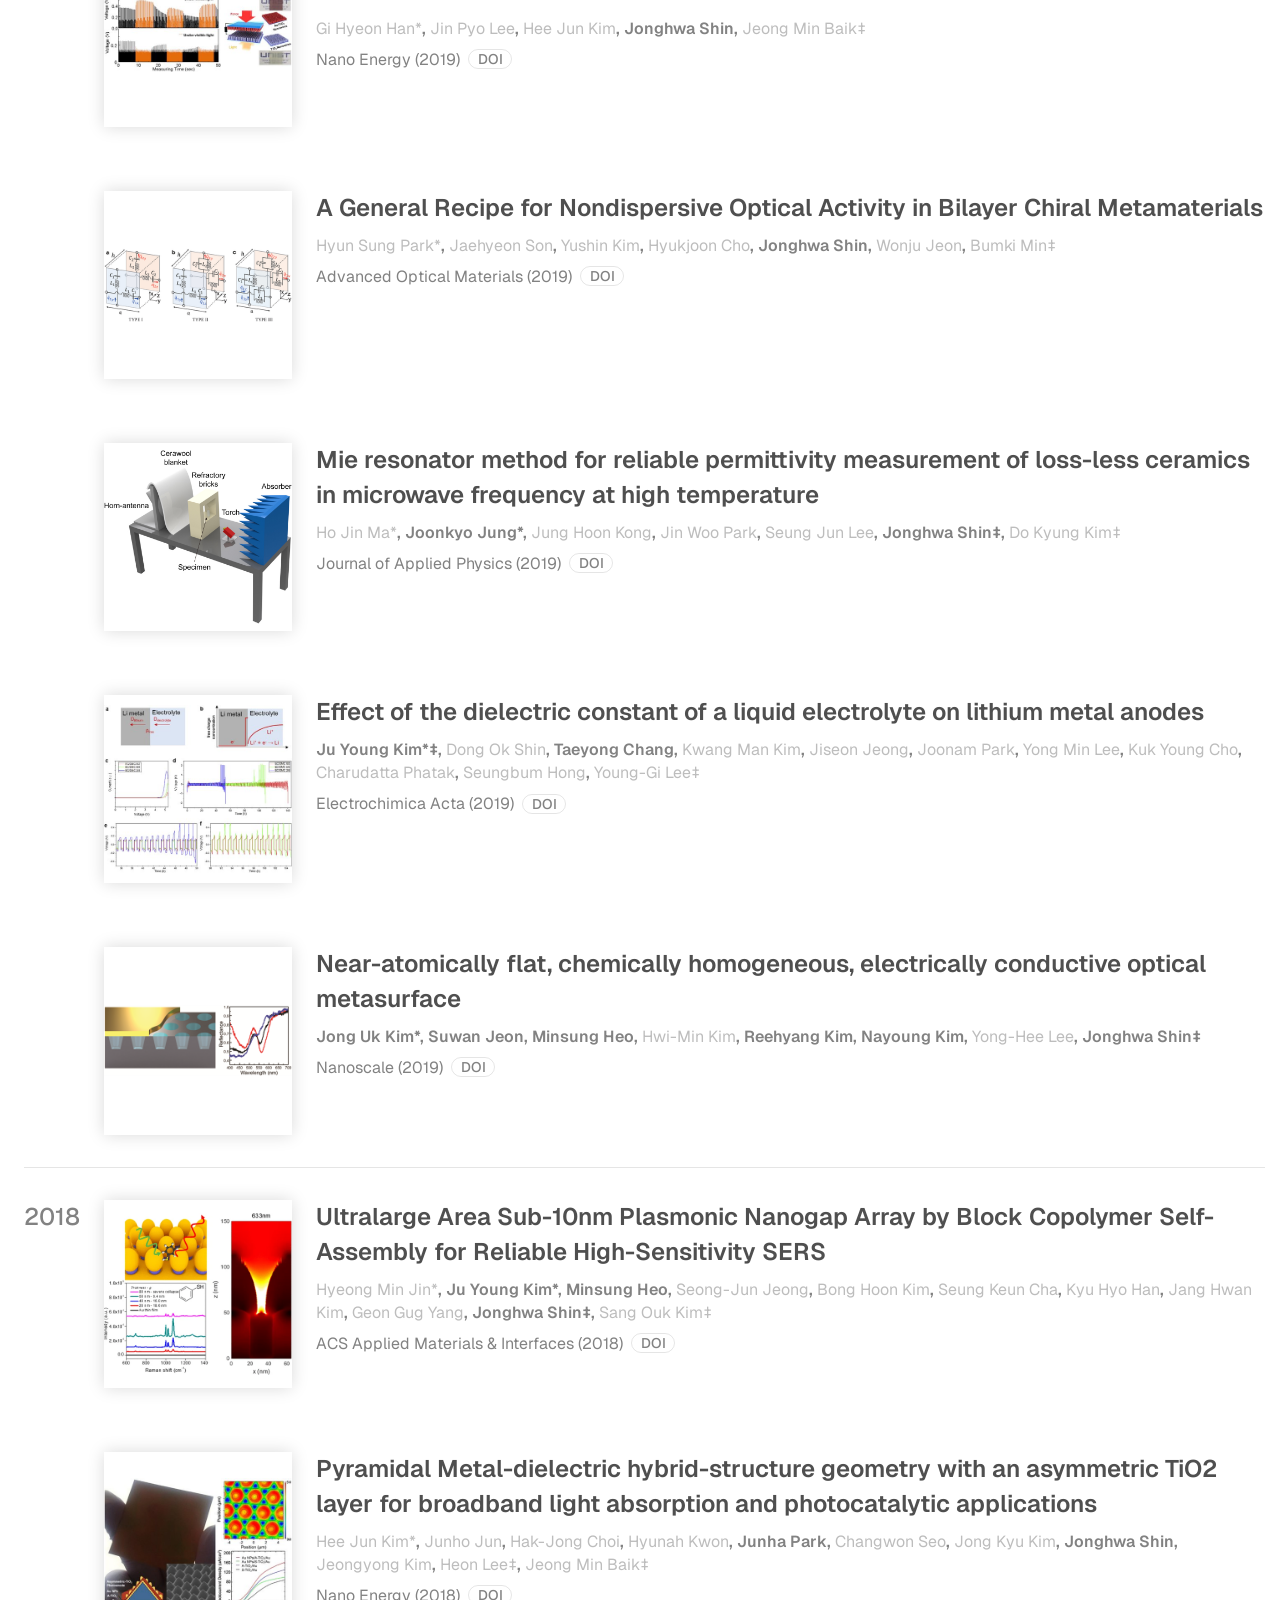
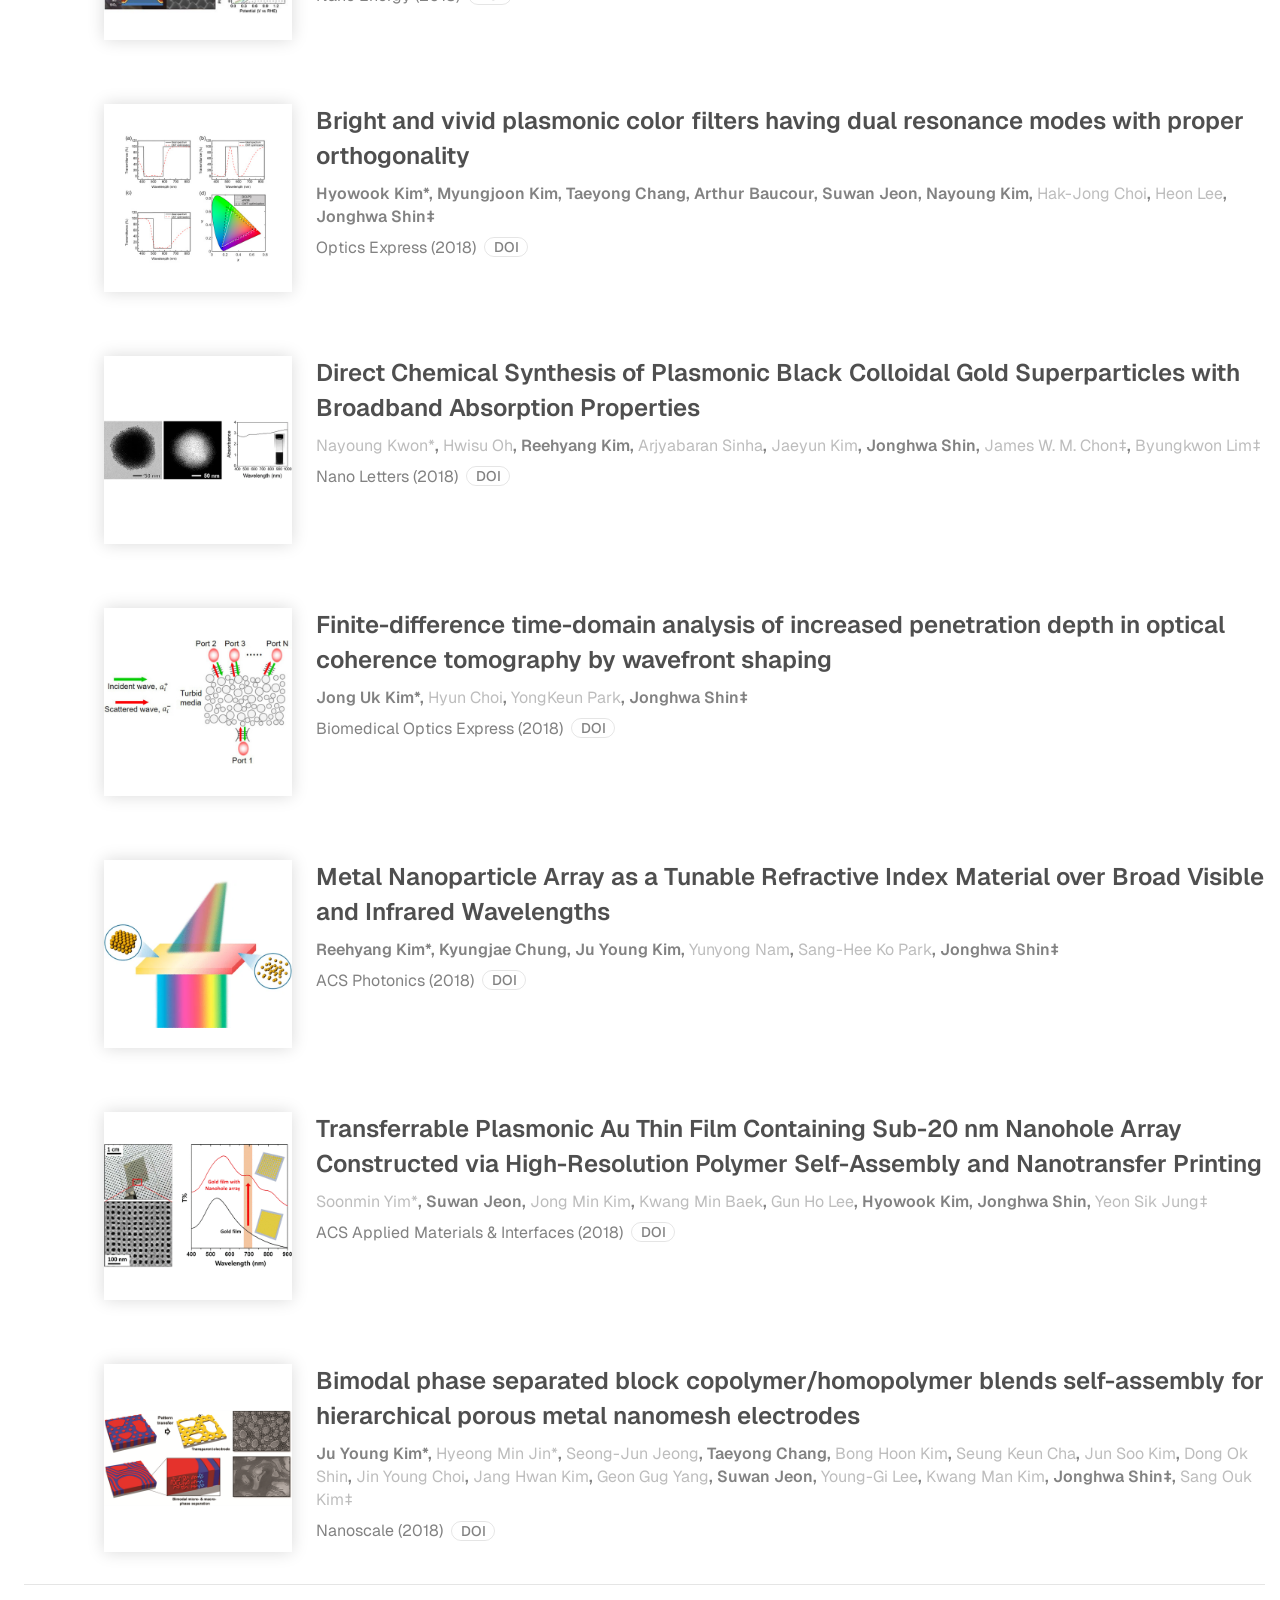
<file: publication.html>
<!doctype html>
<html lang="ko">
  <head>
    <meta charset="UTF-8" />
    <meta name="color-scheme" content="light" />
    <meta name="viewport" content="width=device-width, initial-scale=1.0" />
    <title>Publications – APMD</title>
    <meta name="description" content="APMD Lab" />
    <link rel="icon" href="favicon.ico" sizes="any" />
    <link rel="icon" type="image/png" sizes="16x16" href="assets/favicon/favicon-16x16.png" />
    <link rel="icon" type="image/png" sizes="32x32" href="assets/favicon/favicon-32x32.png" />
    <link rel="icon" type="image/png" sizes="96x96" href="assets/favicon/favicon-96x96.png" />
    <link rel="apple-touch-icon" sizes="180x180" href="assets/favicon/apple-touch-icon.png" />
    <link rel="preconnect" href="https://fonts.googleapis.com" />
    <link rel="preconnect" href="https://fonts.gstatic.com" crossorigin />
    <link
      href="https://fonts.googleapis.com/css2?family=Archivo:wght@500;700&family=Geist:wght@400;500;600;700&display=swap"
      rel="stylesheet"
    />
    <link rel="stylesheet" href="styles.css" />
  </head>
  <body>
    <script src="scripts/components.js"></script>

    <site-header></site-header>

    <nav class="publication-year-nav" aria-label="Jump to year">
      <div class="publication-year-nav__viewport">
        <ol class="publication-year-nav__list" data-year-nav-list></ol>
      </div>
    </nav>

    <main class="page-container">
      <div class="page-title-container">
        <h1 class="page-title">Publications<span class="page-title__dot">.</span></h1>
      </div>

      <div class="publication-layout">
        <div class="publication-sidebar-gutter"></div>

        <div class="publication-years" data-publication-years></div>
      </div>

      <site-footer></site-footer>
    </main>

    <script src="scripts/people-data.js"></script>
    <script src="scripts/publication-data.js"></script>
    <script src="scripts/publication-render.js"></script>
    <script src="scripts/script.js"></script>
  </body>
</html>
</file>
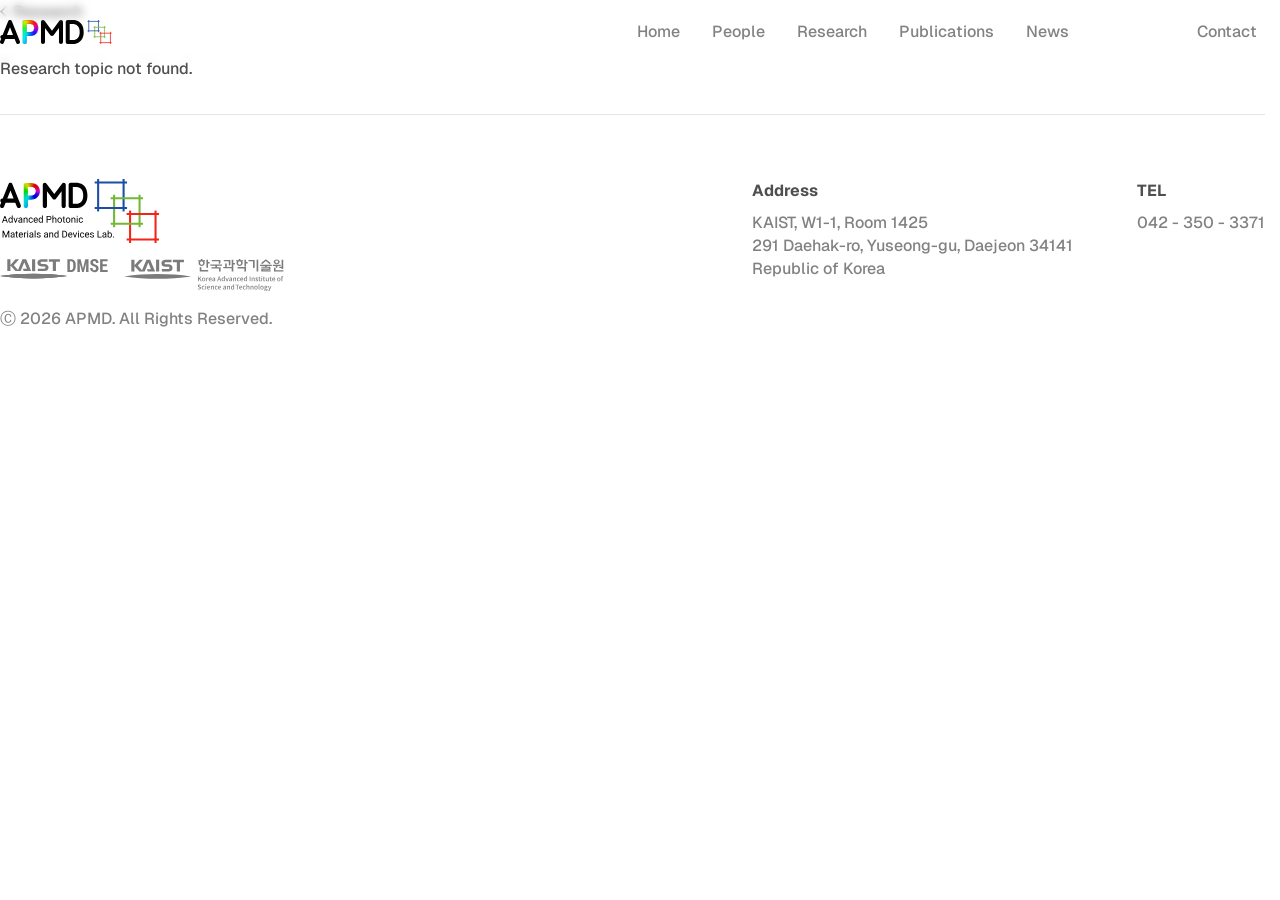
<file: research-detail.html>
<!doctype html>
<html lang="ko">
  <head>
    <meta charset="UTF-8" />
    <meta name="color-scheme" content="light" />
    <meta name="viewport" content="width=device-width, initial-scale=1.0" />
    <title>Research – APMD</title>
    <meta name="description" content="APMD Lab" />
    <link rel="icon" href="favicon.ico" sizes="any" />
    <link rel="icon" type="image/png" sizes="16x16" href="assets/favicon/favicon-16x16.png" />
    <link rel="icon" type="image/png" sizes="32x32" href="assets/favicon/favicon-32x32.png" />
    <link rel="icon" type="image/png" sizes="96x96" href="assets/favicon/favicon-96x96.png" />
    <link rel="apple-touch-icon" sizes="180x180" href="assets/favicon/apple-touch-icon.png" />
    <link rel="preconnect" href="https://fonts.googleapis.com" />
    <link rel="preconnect" href="https://fonts.gstatic.com" crossorigin />
    <link
      href="https://fonts.googleapis.com/css2?family=Archivo:wght@500;700&family=Geist:wght@400;500;600;700&display=swap"
      rel="stylesheet"
    />
    <link rel="stylesheet" href="styles.css" />
  </head>
  <body>
    <script src="scripts/components.js"></script>

    <site-header></site-header>

    <main class="page-container">
      <div class="research-detail" data-research-detail></div>

      <site-footer></site-footer>
    </main>

    <script src="scripts/research-data.js"></script>
    <script src="scripts/publication-data.js"></script>
    <script src="scripts/research-detail-render.js"></script>
    <script src="scripts/script.js"></script>
  </body>
</html>
</file>
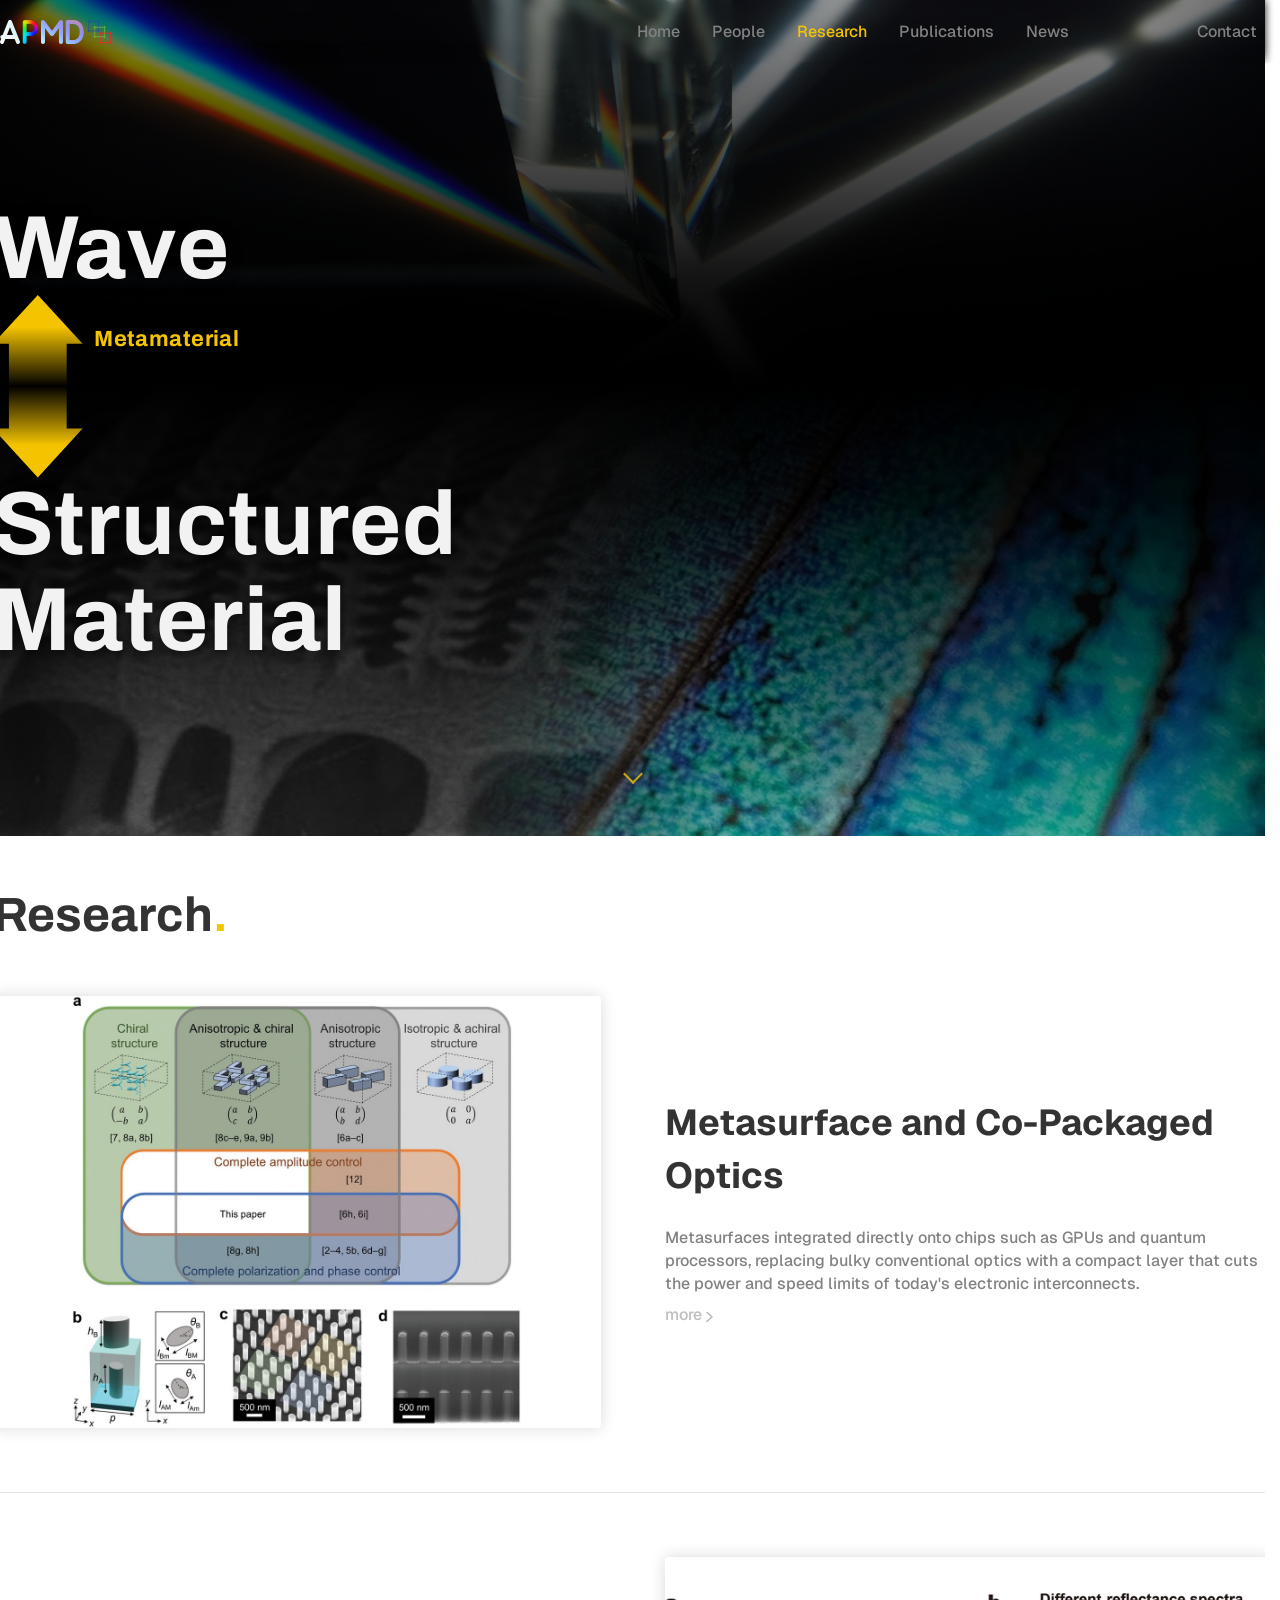
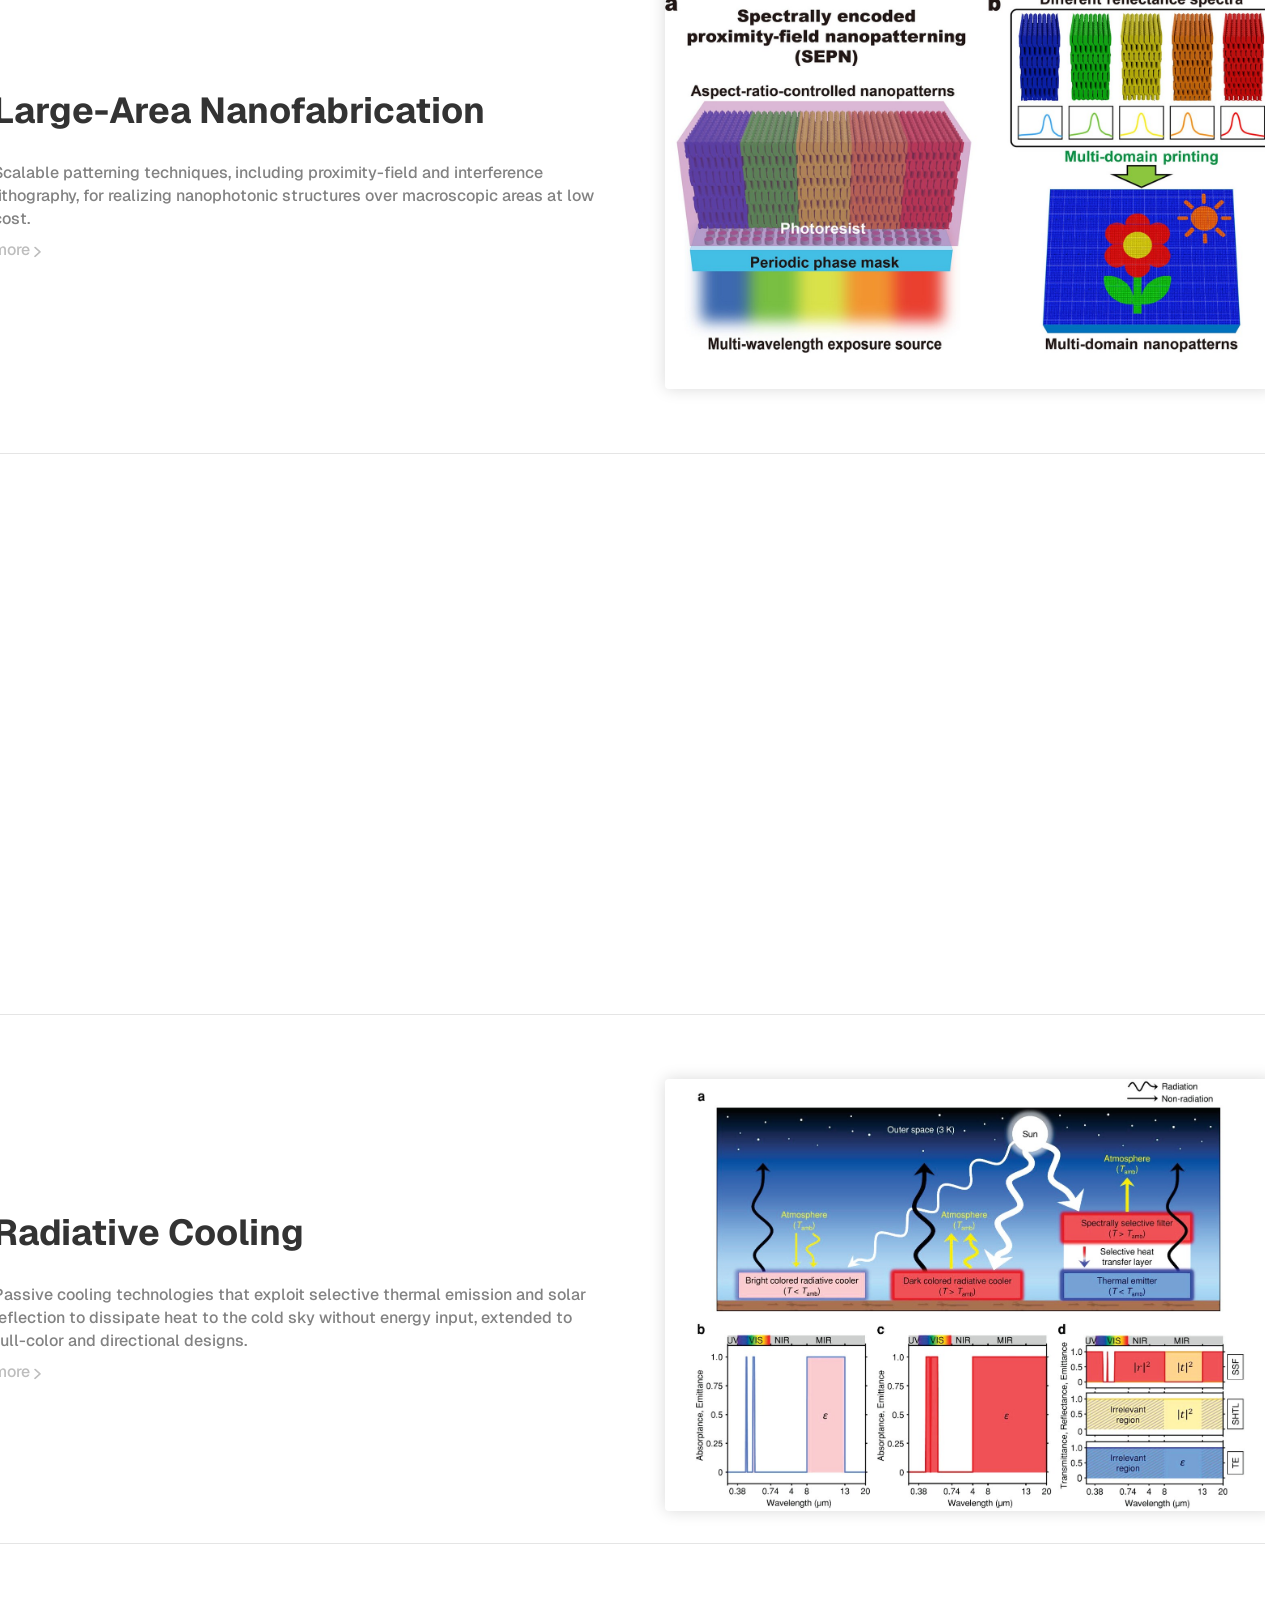
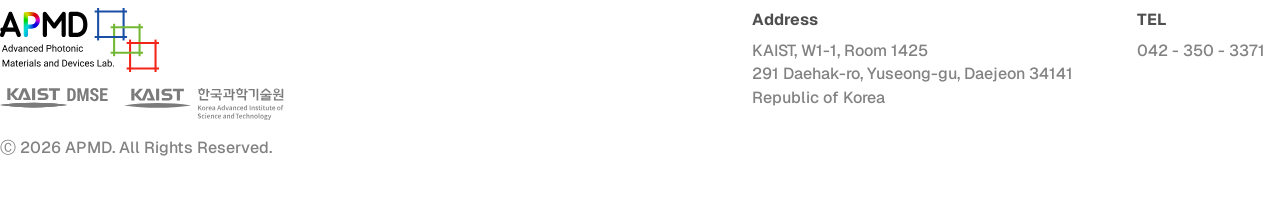
<file: research.html>
<!doctype html>
<html lang="ko">
  <head>
    <meta charset="UTF-8" />
    <meta name="color-scheme" content="light" />
    <meta name="viewport" content="width=device-width, initial-scale=1.0" />
    <title>Research – APMD</title>
    <meta name="description" content="APMD Lab" />
    <link rel="icon" href="favicon.ico" sizes="any" />
    <link rel="icon" type="image/png" sizes="16x16" href="assets/favicon/favicon-16x16.png" />
    <link rel="icon" type="image/png" sizes="32x32" href="assets/favicon/favicon-32x32.png" />
    <link rel="icon" type="image/png" sizes="96x96" href="assets/favicon/favicon-96x96.png" />
    <link rel="apple-touch-icon" sizes="180x180" href="assets/favicon/apple-touch-icon.png" />
    <link rel="preconnect" href="https://fonts.googleapis.com" />
    <link rel="preconnect" href="https://fonts.gstatic.com" crossorigin />
    <link
      href="https://fonts.googleapis.com/css2?family=Archivo:wght@500;700&family=Geist:wght@400;500;600;700&display=swap"
      rel="stylesheet"
    />
    <link rel="stylesheet" href="styles.css" />
  </head>
  <body>
    <script src="scripts/components.js"></script>

    <site-header></site-header>

    <main class="page-container">
      <section class="research-hero">
        <div class="research-hero__image research-hero__image--top" aria-hidden="true"></div>
        <div class="research-hero__image research-hero__image--bottom" aria-hidden="true"></div>
        <div class="research-hero__seam" aria-hidden="true"></div>

        <div class="research-hero__content" aria-hidden="true">
          <span class="research-hero__node research-hero__node--wave">Wave</span>
          <span class="research-hero__node research-hero__node--structured">Structured<br />Material</span>

          <!-- Single polygon (the exact shape from Arrow.svg, flipped to
               point down), filled with ONE gradient that goes from black
               (at the seam end) to the accent color (at the tip) — not two
               stacked polygons (a solid-accent one plus a black-fade one on
               top), which left a faint mismatched rim where their two
               independently-antialiased edges didn't fall on quite the
               same pixels. One shape, one fill, no seam. -->
          <div class="research-hero__arrow research-hero__arrow--down">
            <span class="research-hero__arrow-label">Nanofabrication</span>
            <svg class="research-hero__arrow-svg" viewBox="0 0 623.08 635.58" xmlns="http://www.w3.org/2000/svg">
              <defs>
                <linearGradient id="research-fade-down" gradientUnits="userSpaceOnUse" x1="0" y1="0" x2="0" y2="635.58">
                  <stop offset="0%" stop-color="#000" />
                  <stop offset="65%" style="stop-color: var(--accent)" />
                  <stop offset="100%" style="stop-color: var(--accent)" />
                </linearGradient>
              </defs>
              <polygon fill="url(#research-fade-down)" points="623.08,296.36 311.54,635.58 0,296.36 110.7,296.36 110.7,0 512.38,0 512.38,296.36" />
            </svg>
          </div>

          <!-- Mirror of the arrow above: the polygon's flat bottom edge
               sits at this box's own bottom edge, which styles.css pins
               to the same seam (bottom: 50%), pointing up instead of
               down. -->
          <div class="research-hero__arrow research-hero__arrow--up">
            <svg class="research-hero__arrow-svg" viewBox="0 0 623.08 635.58" xmlns="http://www.w3.org/2000/svg">
              <defs>
                <linearGradient id="research-fade-up" gradientUnits="userSpaceOnUse" x1="0" y1="635.58" x2="0" y2="0">
                  <stop offset="0%" stop-color="#000" />
                  <stop offset="65%" style="stop-color: var(--accent)" />
                  <stop offset="100%" style="stop-color: var(--accent)" />
                </linearGradient>
              </defs>
              <polygon fill="url(#research-fade-up)" points="623.08,339.22 311.54,0 0,339.22 110.7,339.22 110.7,635.58 512.38,635.58 512.38,339.22" />
            </svg>
            <span class="research-hero__arrow-label">Metamaterial</span>
          </div>
        </div>

        <a href="#research-topics" class="hero-scroll-cue" aria-label="Scroll to content">
          <span class="hero-scroll-cue__icon" aria-hidden="true">
            <span class="hero-scroll-cue__chevron"></span>
          </span>
        </a>
      </section>

      <section class="research-topics" id="research-topics">
        <div class="research-topics__inner">
          <div class="page-title-container">
            <h2 class="page-title">Research<span class="page-title__dot">.</span></h2>
          </div>

          <div class="research-list" data-research-list></div>
        </div>
      </section>

      <site-footer></site-footer>
    </main>

    <script src="scripts/research-data.js"></script>
    <script src="scripts/research-render.js"></script>
    <script src="scripts/script.js"></script>
  </body>
</html>
</file>
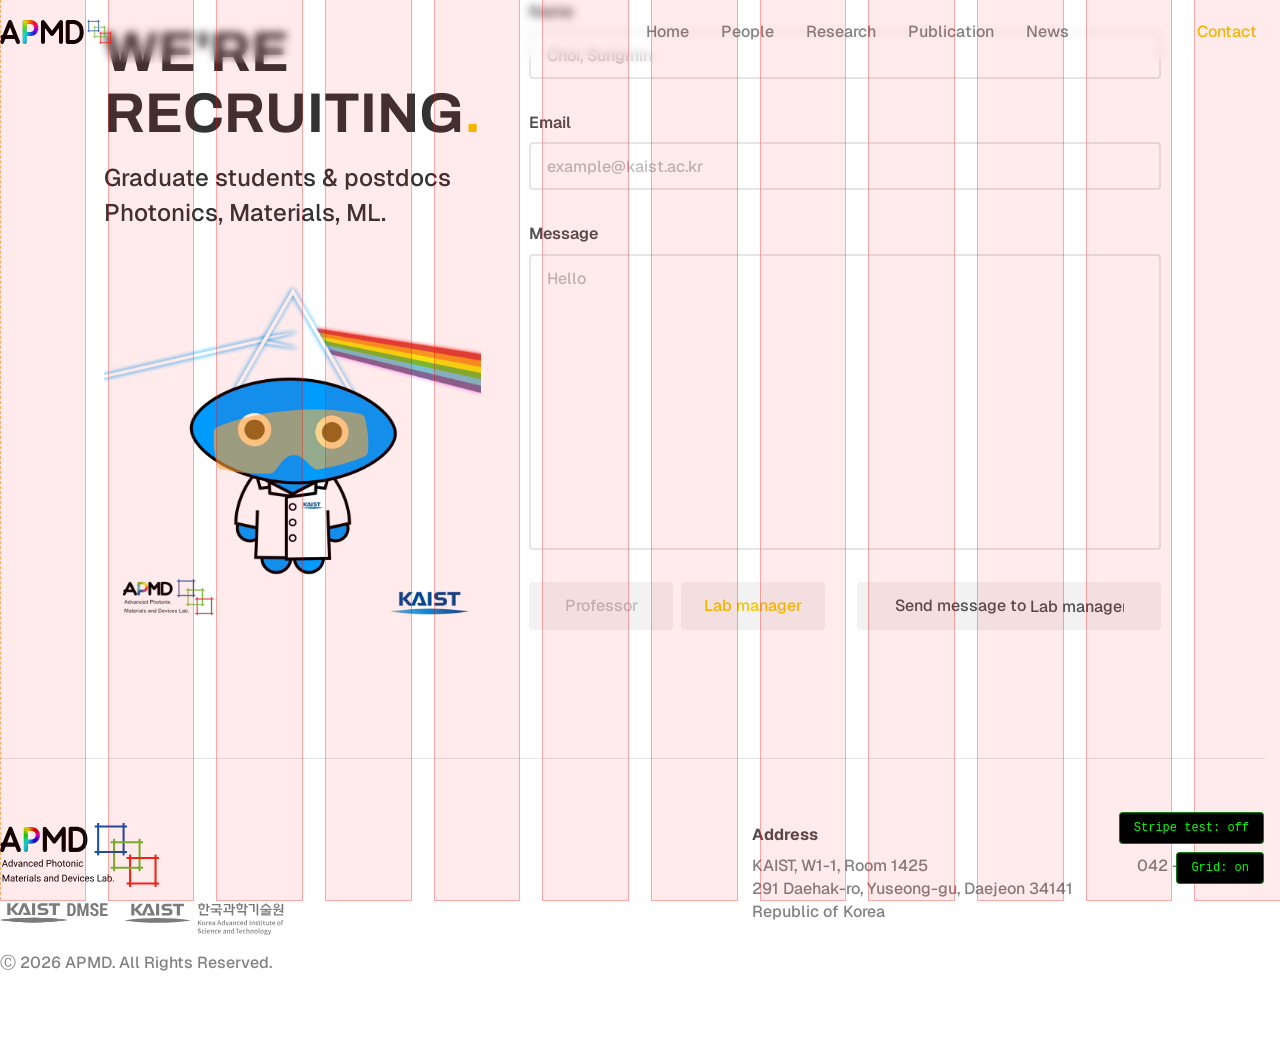
<file: lab website/contact.html>
<!doctype html>
<html lang="ko">
  <head>
    <meta charset="UTF-8" />
    <meta name="viewport" content="width=device-width, initial-scale=1.0" />
    <title>Contact – APMD</title>
    <meta name="description" content="APMD Lab" />
    <link rel="preconnect" href="https://fonts.googleapis.com" />
    <link rel="preconnect" href="https://fonts.gstatic.com" crossorigin />
    <link
      href="https://fonts.googleapis.com/css2?family=Archivo:wght@500;700&family=Geist:wght@400;500;600;700&display=swap"
      rel="stylesheet"
    />
    <link rel="stylesheet" href="styles.css" />
  </head>
  <body>
    <script src="components.js"></script>

    <site-header></site-header>

    <main class="page-container">
      <div class="contact-layout">
        <div class="contact-image">
          <div class="contact-image__text">
            <h1 class="contact-image__title">
              WE'RE<br />RECRUITING<span class="contact-image__title-dot">.</span>
            </h1>
            <p class="contact-image__subtitle">Graduate students &amp; postdocs<br />Photonics, Materials, ML.</p>
          </div>
          <img class="contact-image__gif" src="APMD_Nupzuki.gif" alt="APMD lab" width="377" height="377" />
        </div>

        <form class="contact-form" data-contact-form novalidate>
          <div class="contact-form__section">
            <label class="contact-form__label" for="contact-name">Name</label>
            <input class="contact-form__input" type="text" id="contact-name" name="name" placeholder="Choi, Sungmin" required />
          </div>

          <div class="contact-form__section">
            <label class="contact-form__label" for="contact-email">Email</label>
            <input class="contact-form__input" type="email" id="contact-email" name="email" placeholder="example@kaist.ac.kr" required />
          </div>

          <div class="contact-form__section">
            <label class="contact-form__label" for="contact-message">Message</label>
            <textarea
              class="contact-form__input contact-form__input--message"
              id="contact-message"
              name="message"
              placeholder="Hello"
              required
            ></textarea>
          </div>

          <div class="contact-form__actions">
            <button class="contact-form__button" type="button" data-recipient="professor" aria-pressed="false">Professor</button>
            <button class="contact-form__button is-selected" type="button" data-recipient="lab-manager" aria-pressed="true">Lab manager</button>
            <button class="contact-form__button contact-form__button--submit" type="submit">
              Send message to
              <span class="contact-form__recipient-slot" data-recipient-slot>
                <span class="contact-form__recipient-name is-active" data-recipient-name="lab-manager">Lab manager</span>
                <span class="contact-form__recipient-name" data-recipient-name="professor">Professor</span>
              </span>
            </button>
          </div>

          <p class="contact-form__status" data-contact-status role="status" aria-live="polite"></p>
        </form>
      </div>

      <site-footer></site-footer>
    </main>

    <script src="script.js"></script>
  </body>
</html>
</file>
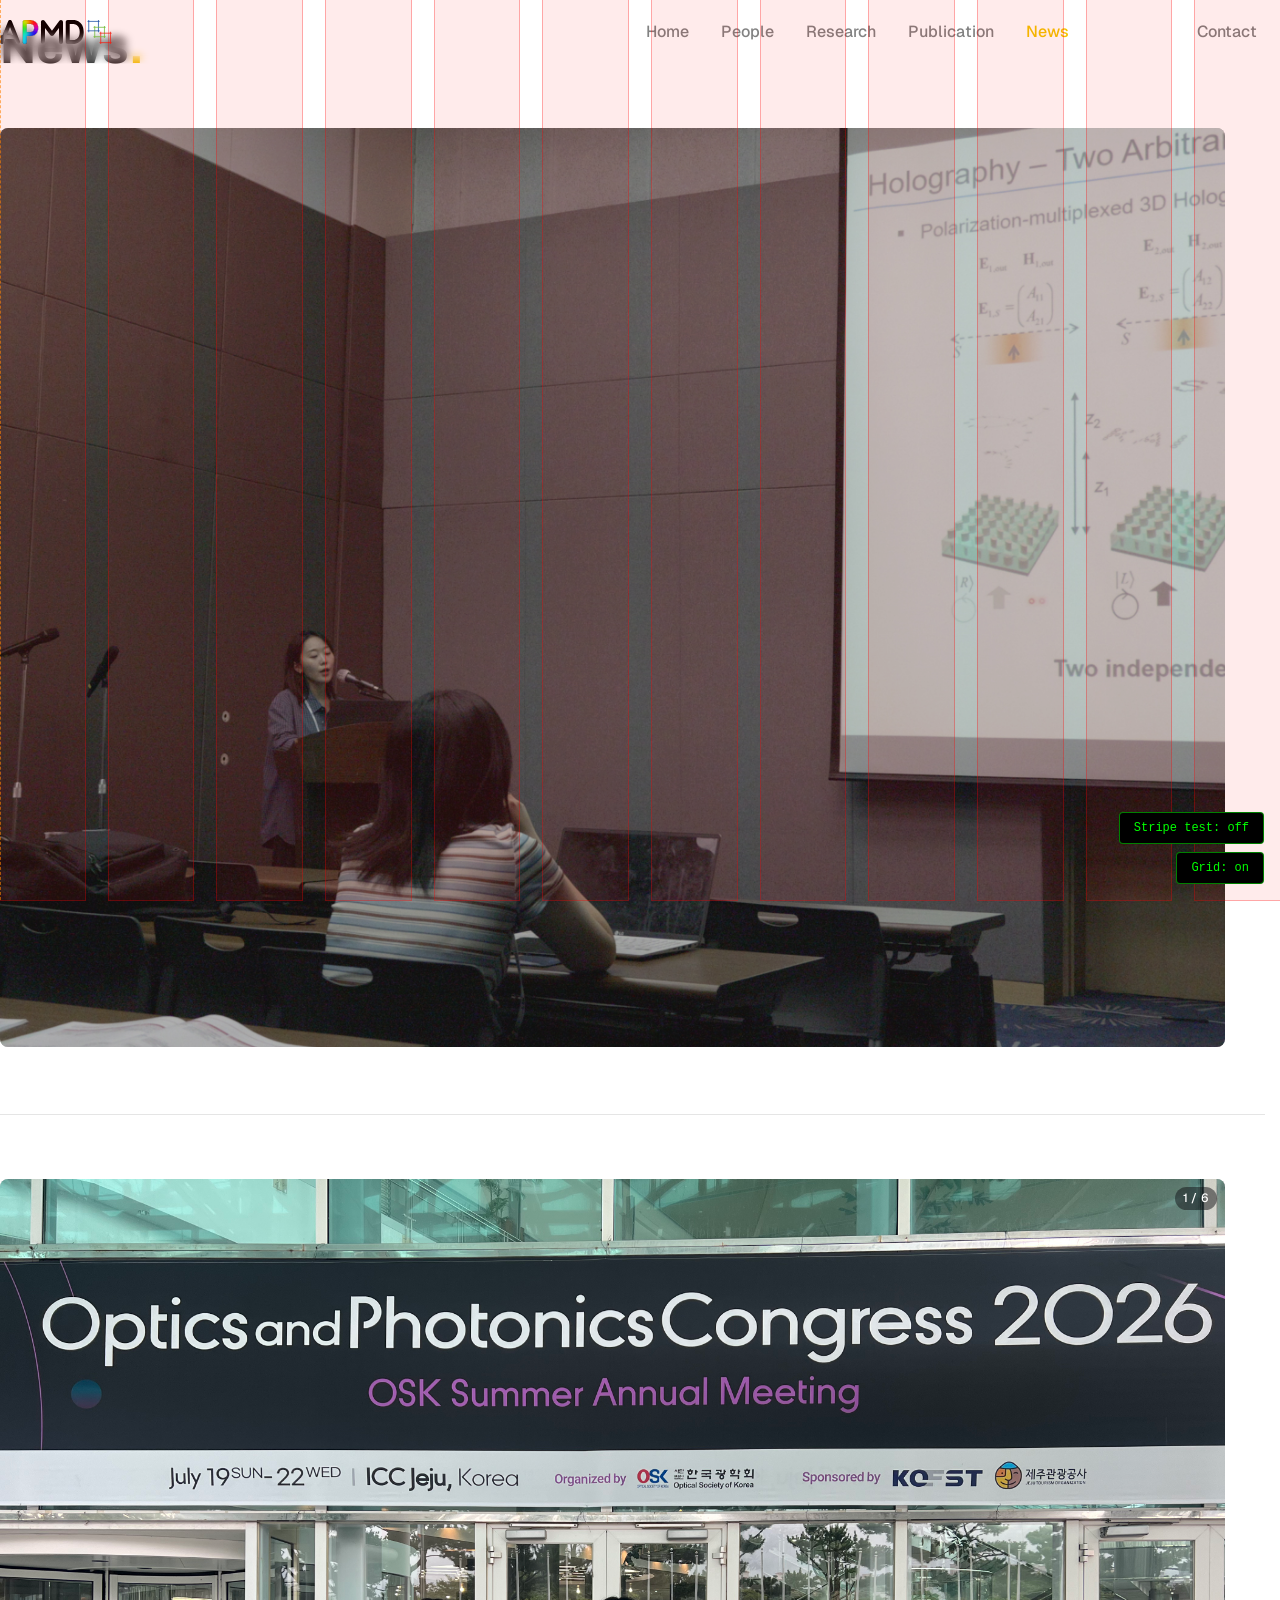
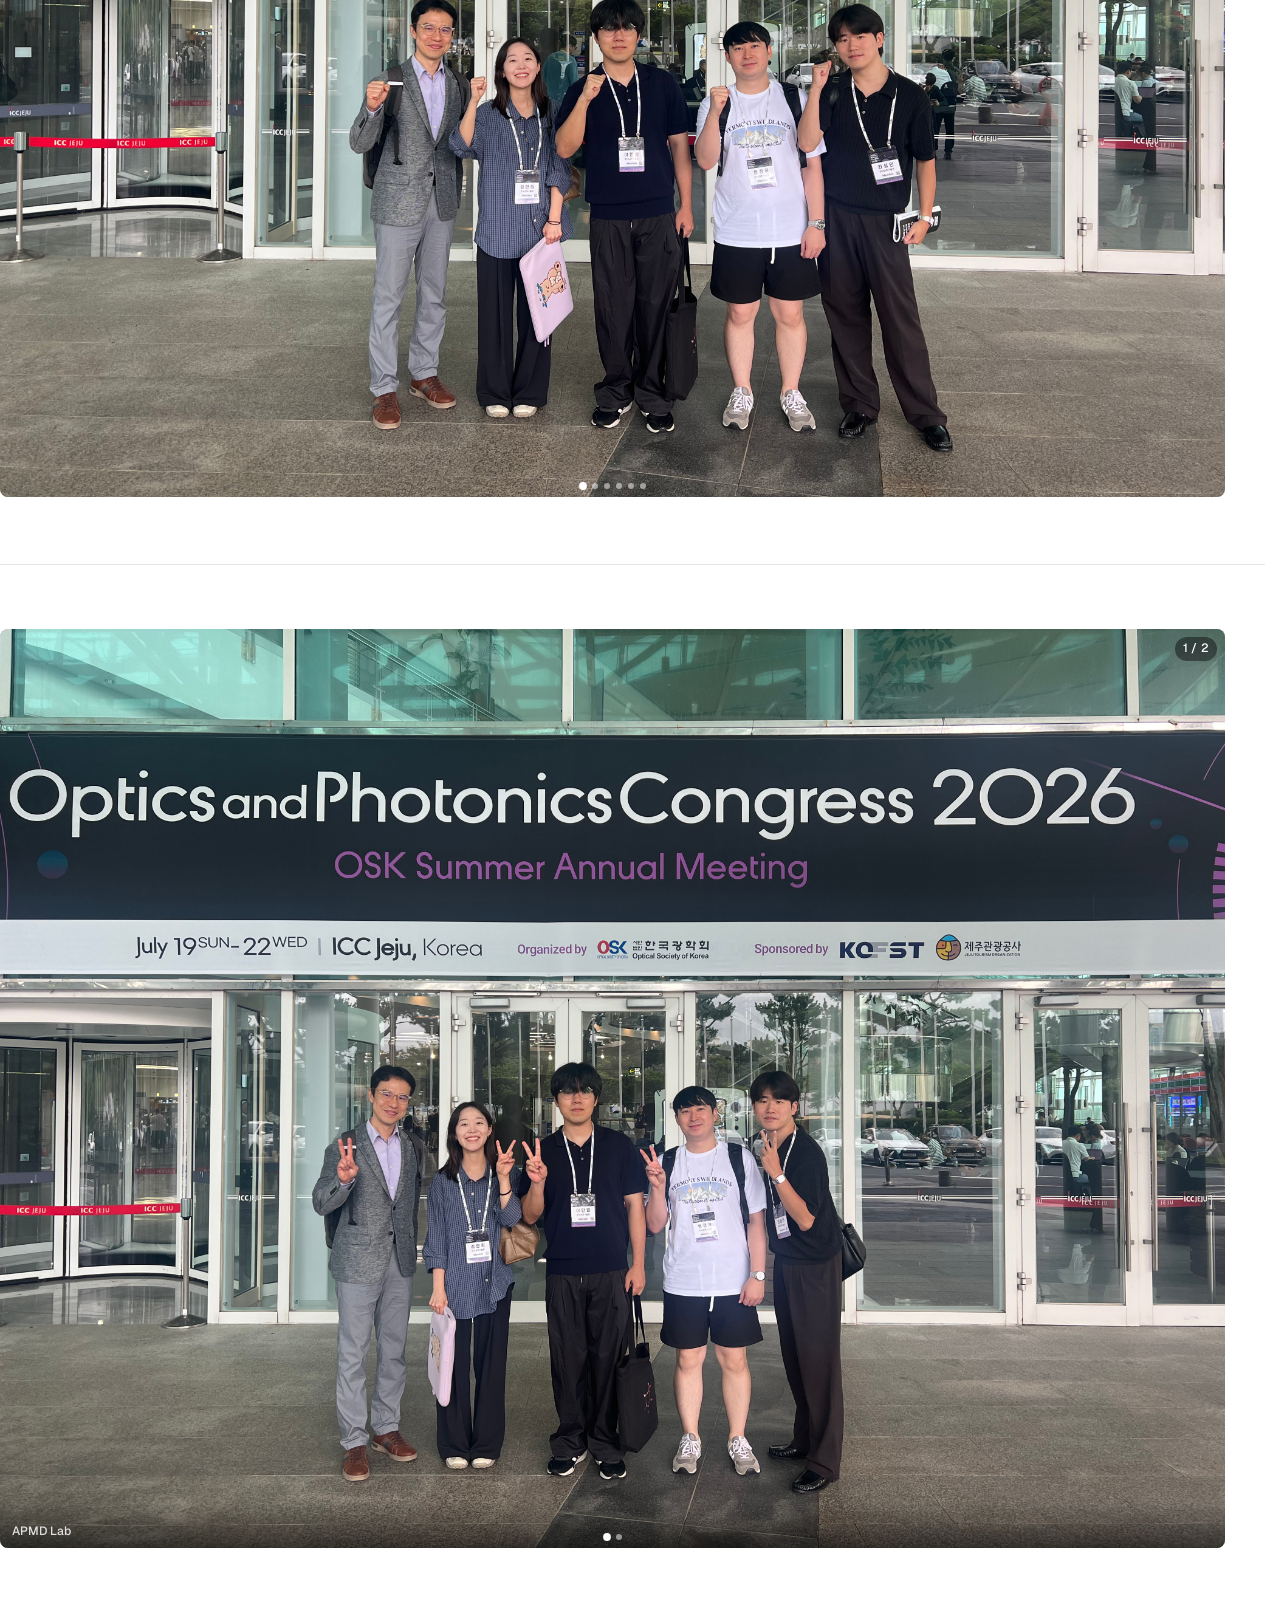
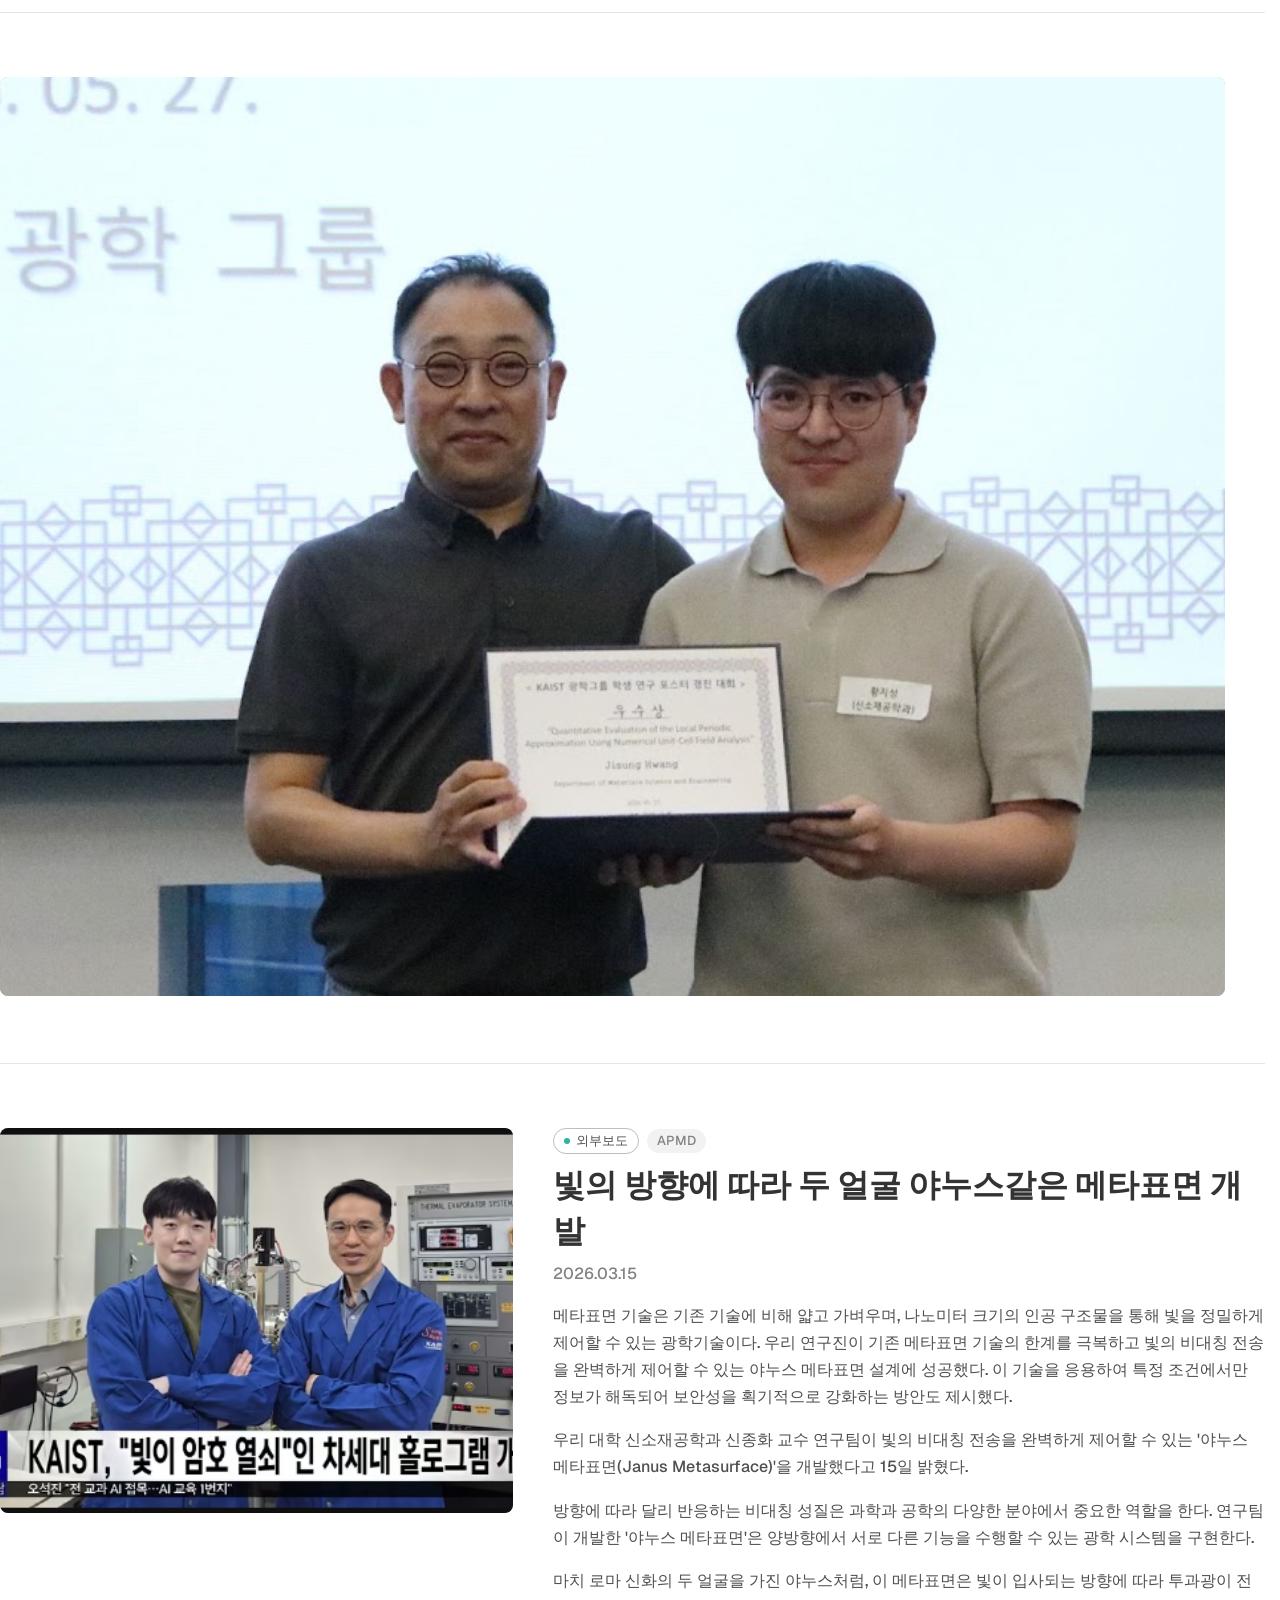
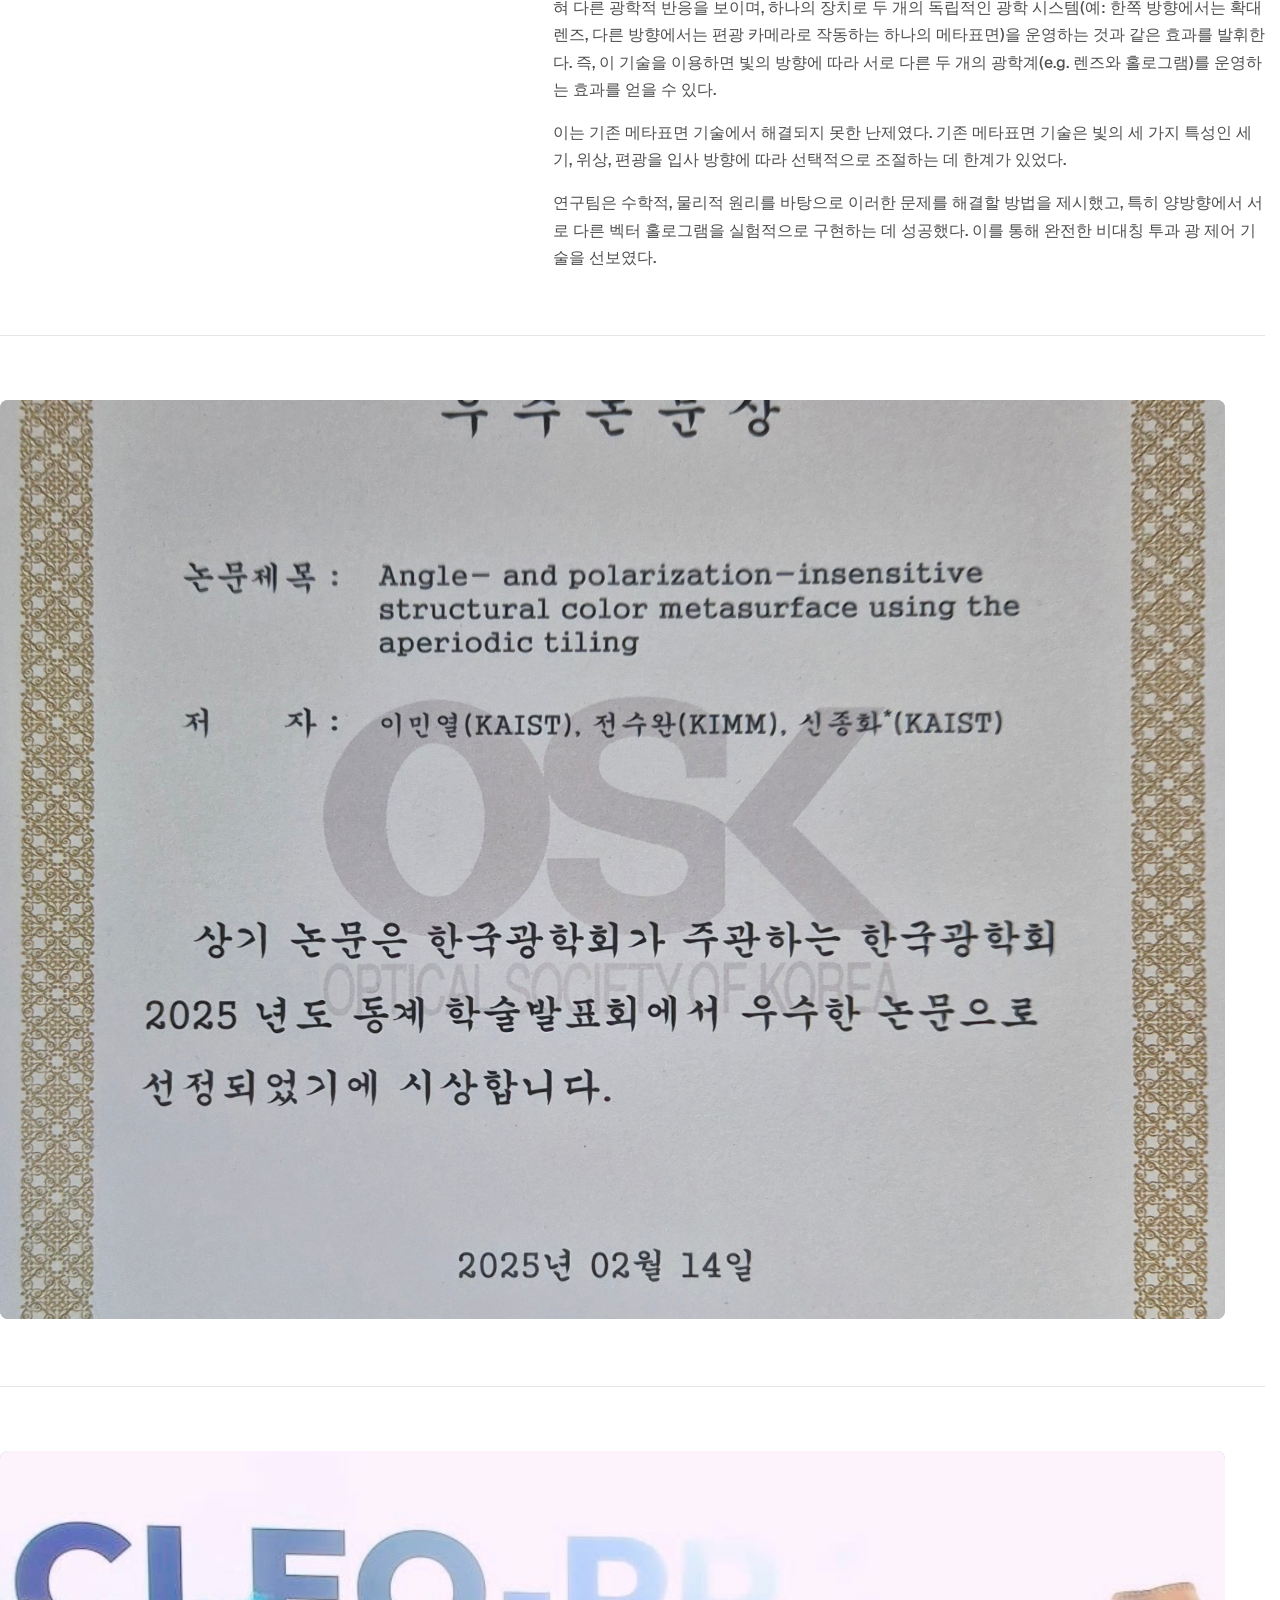
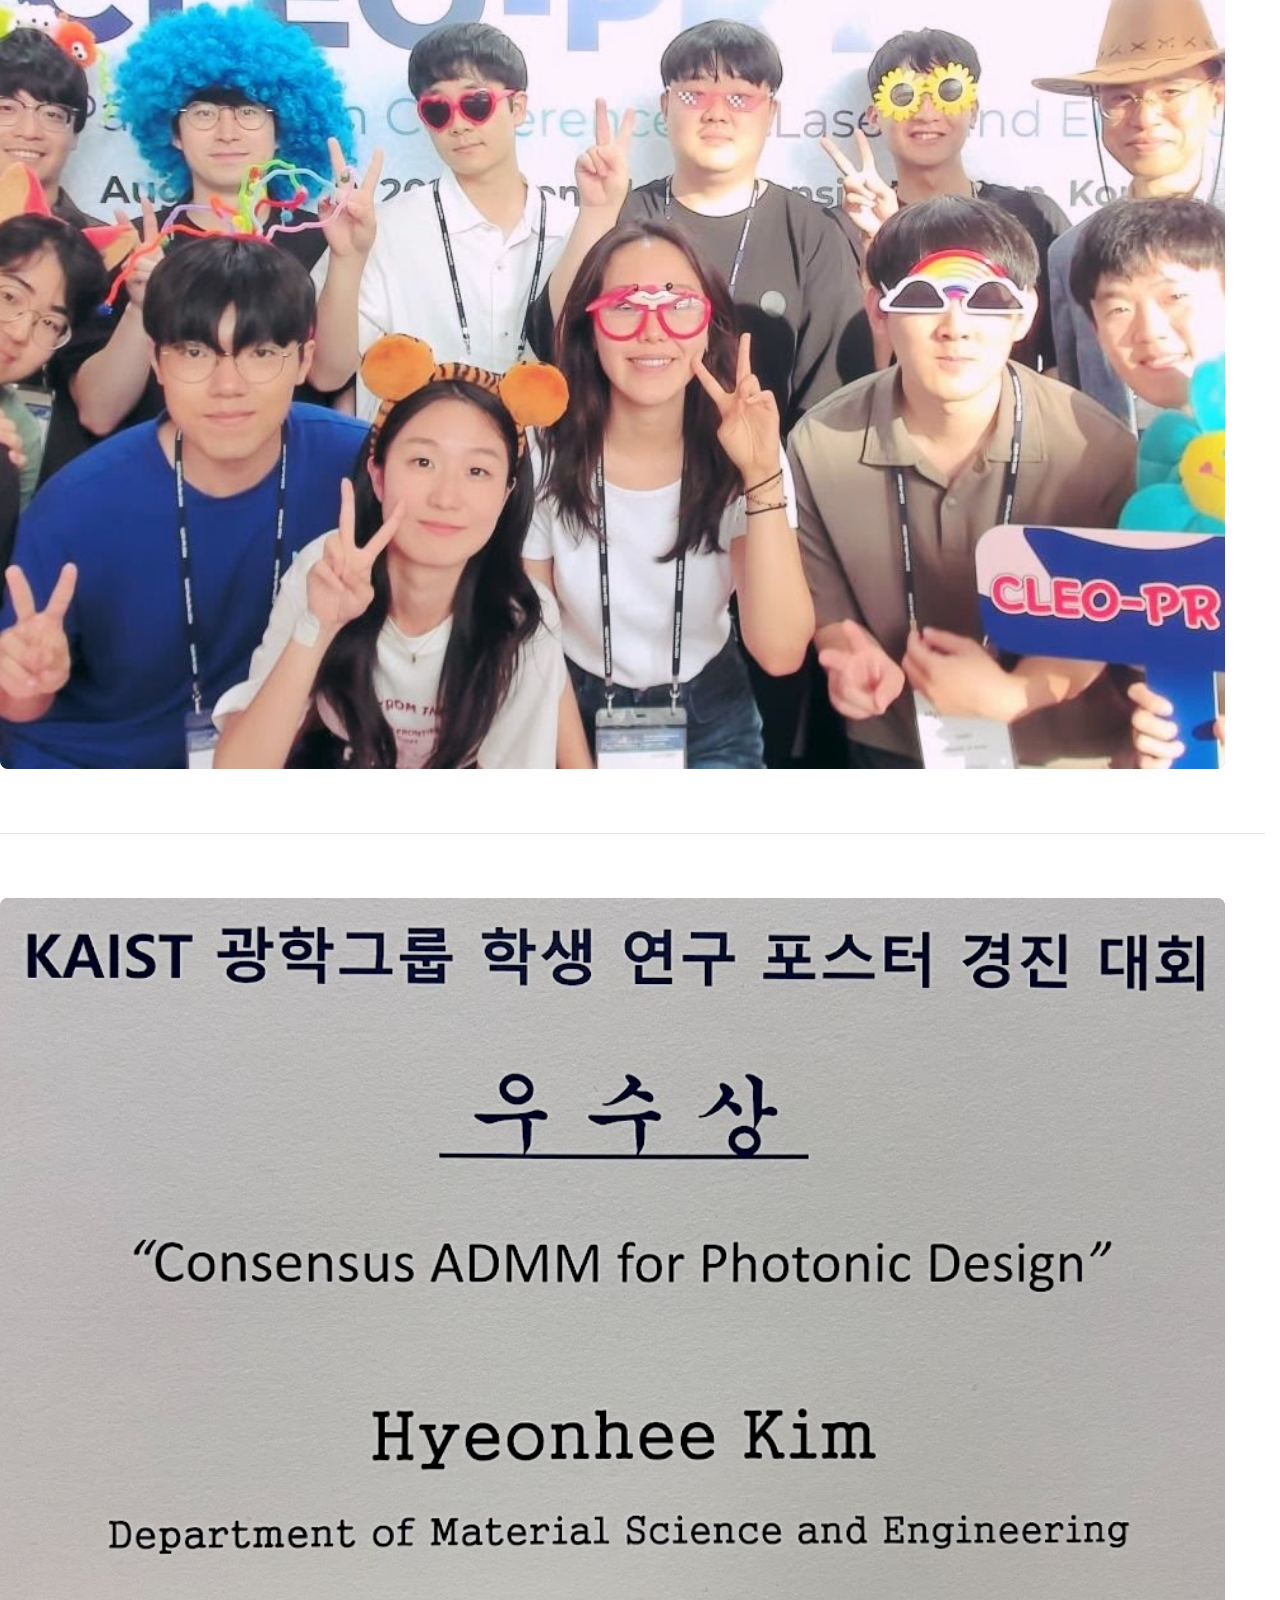
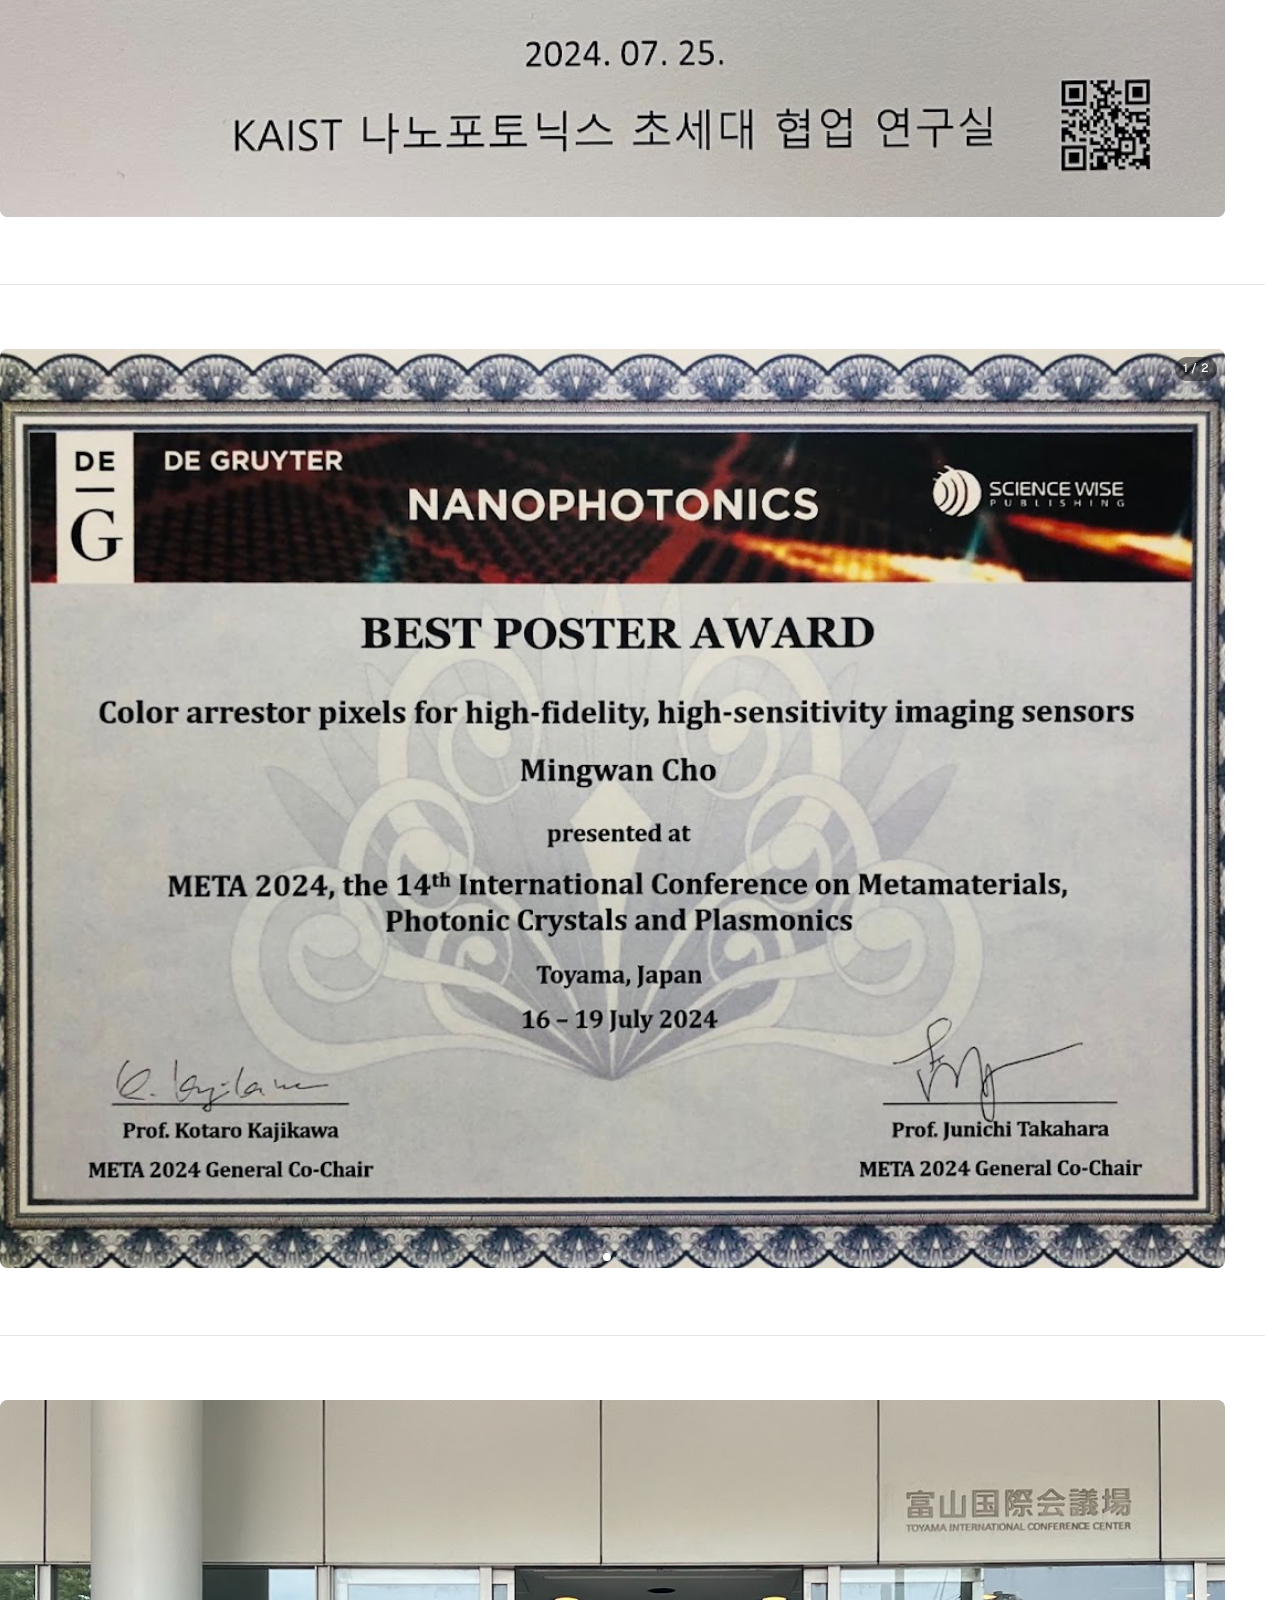
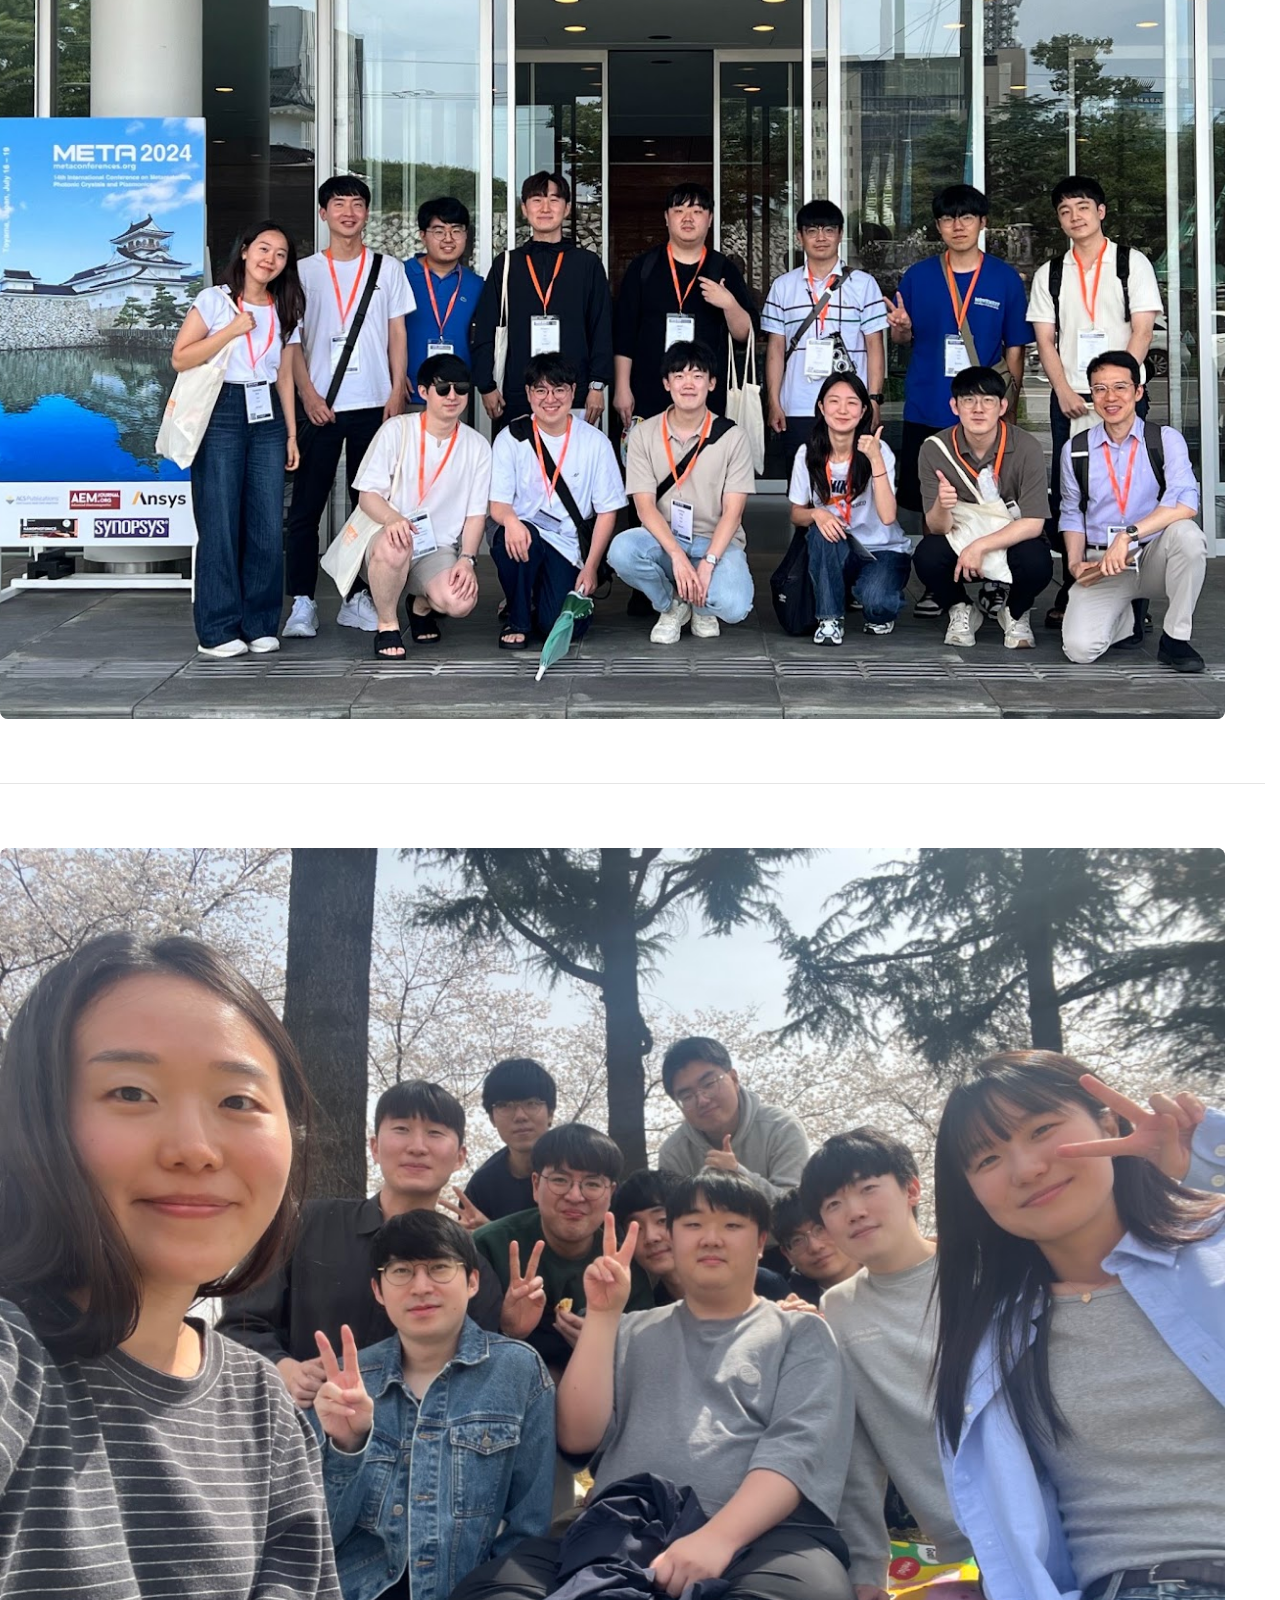
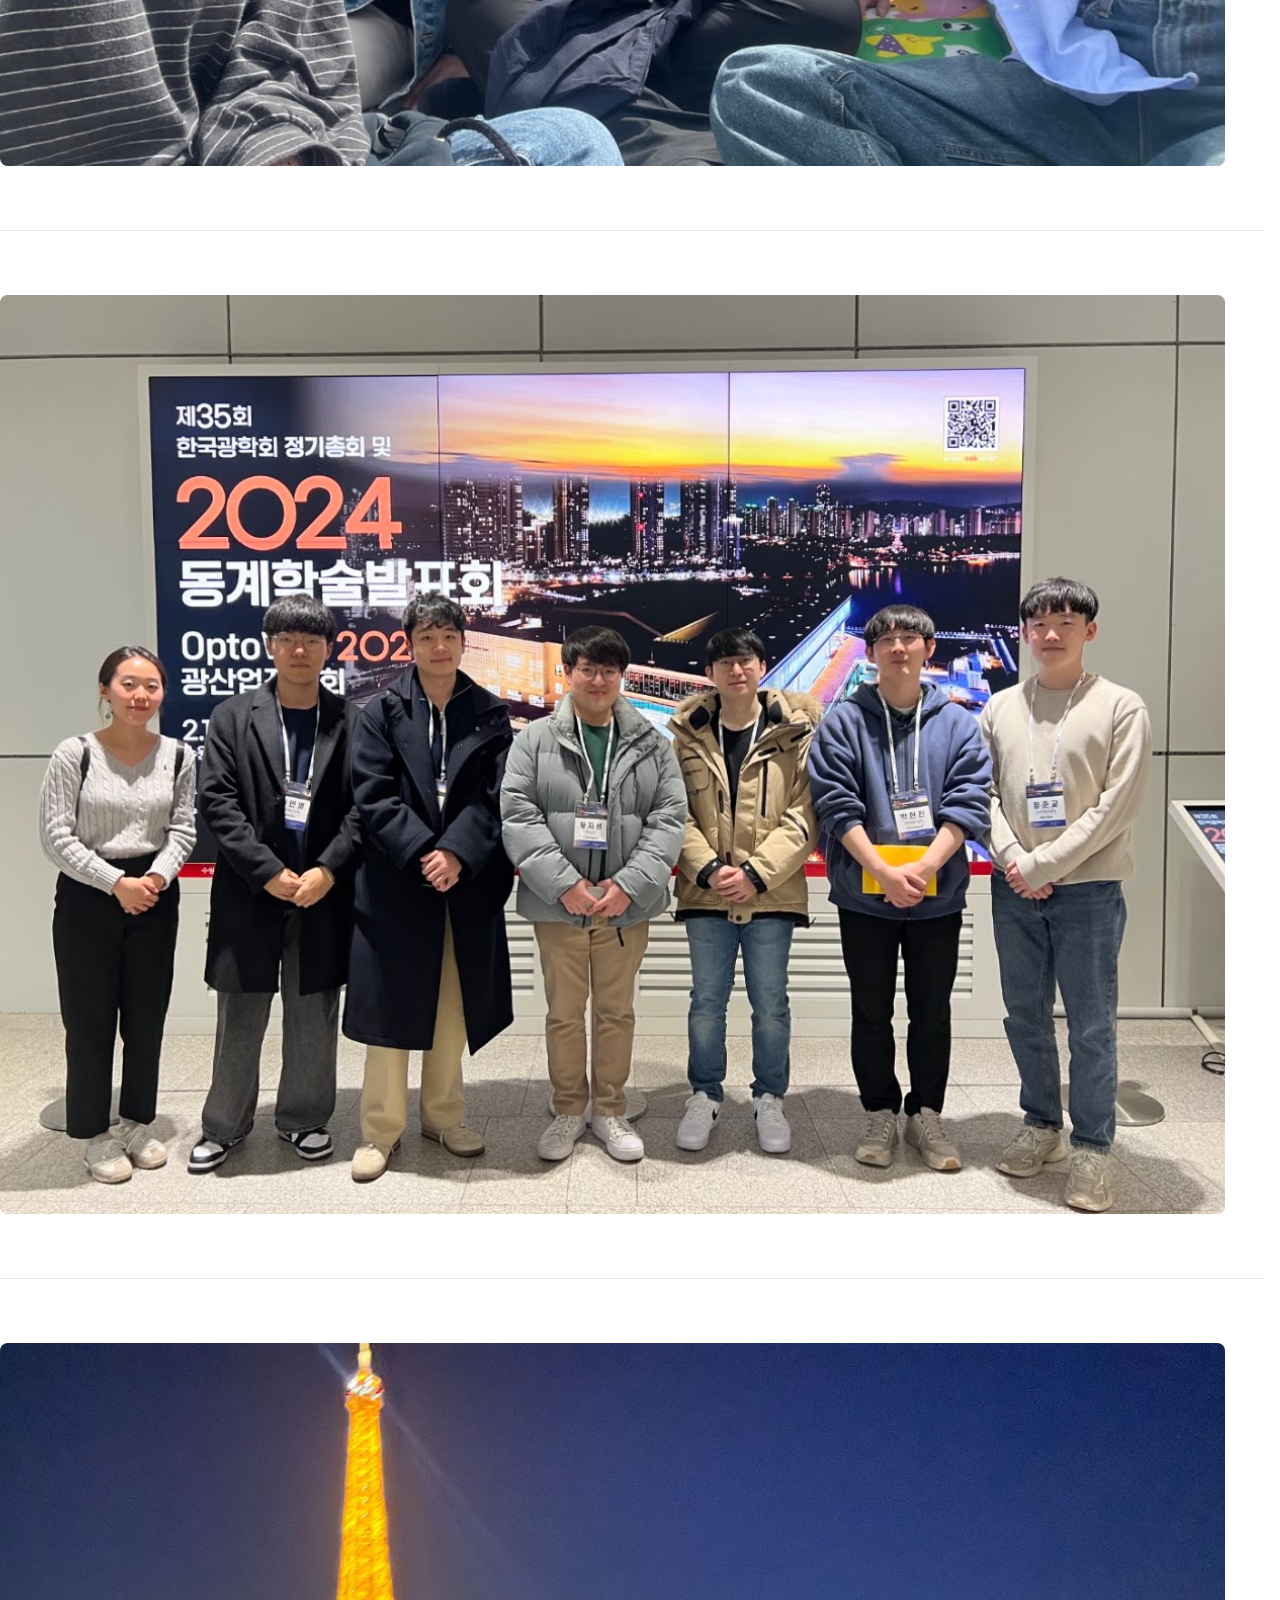
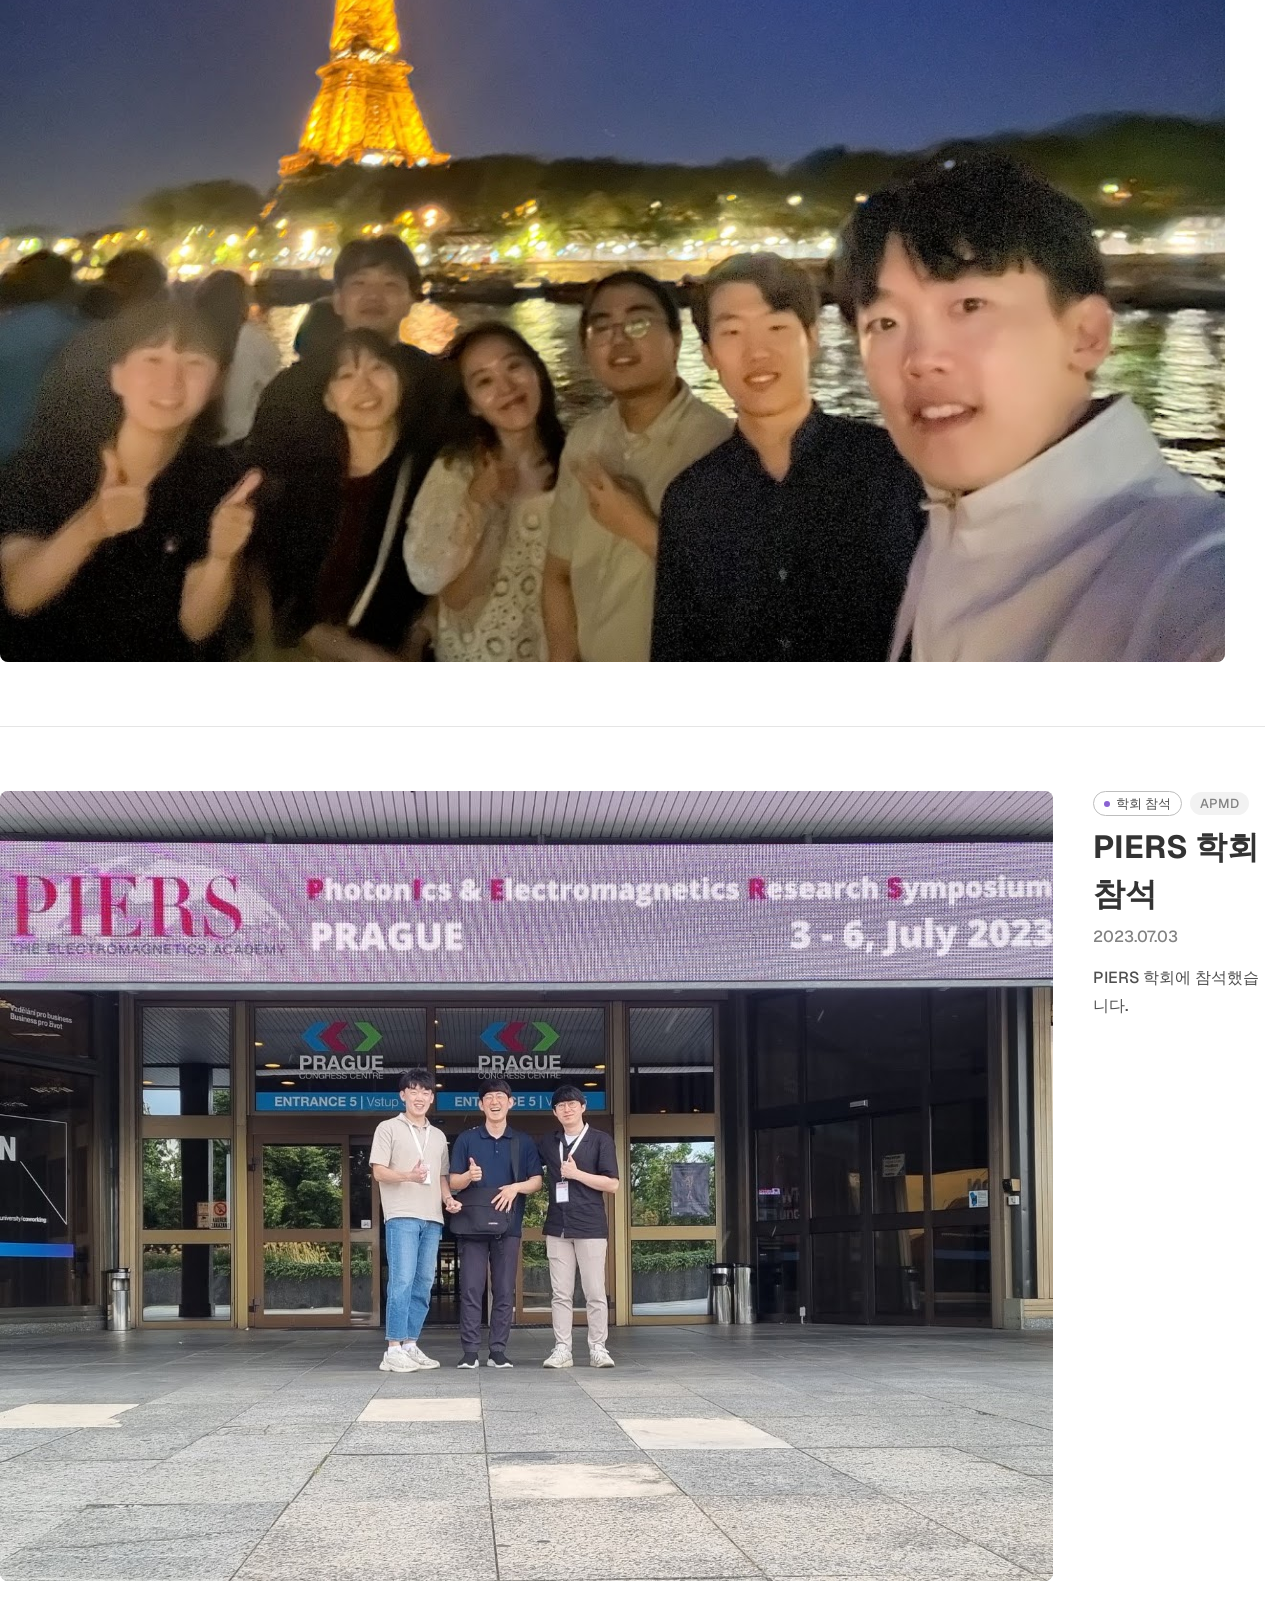
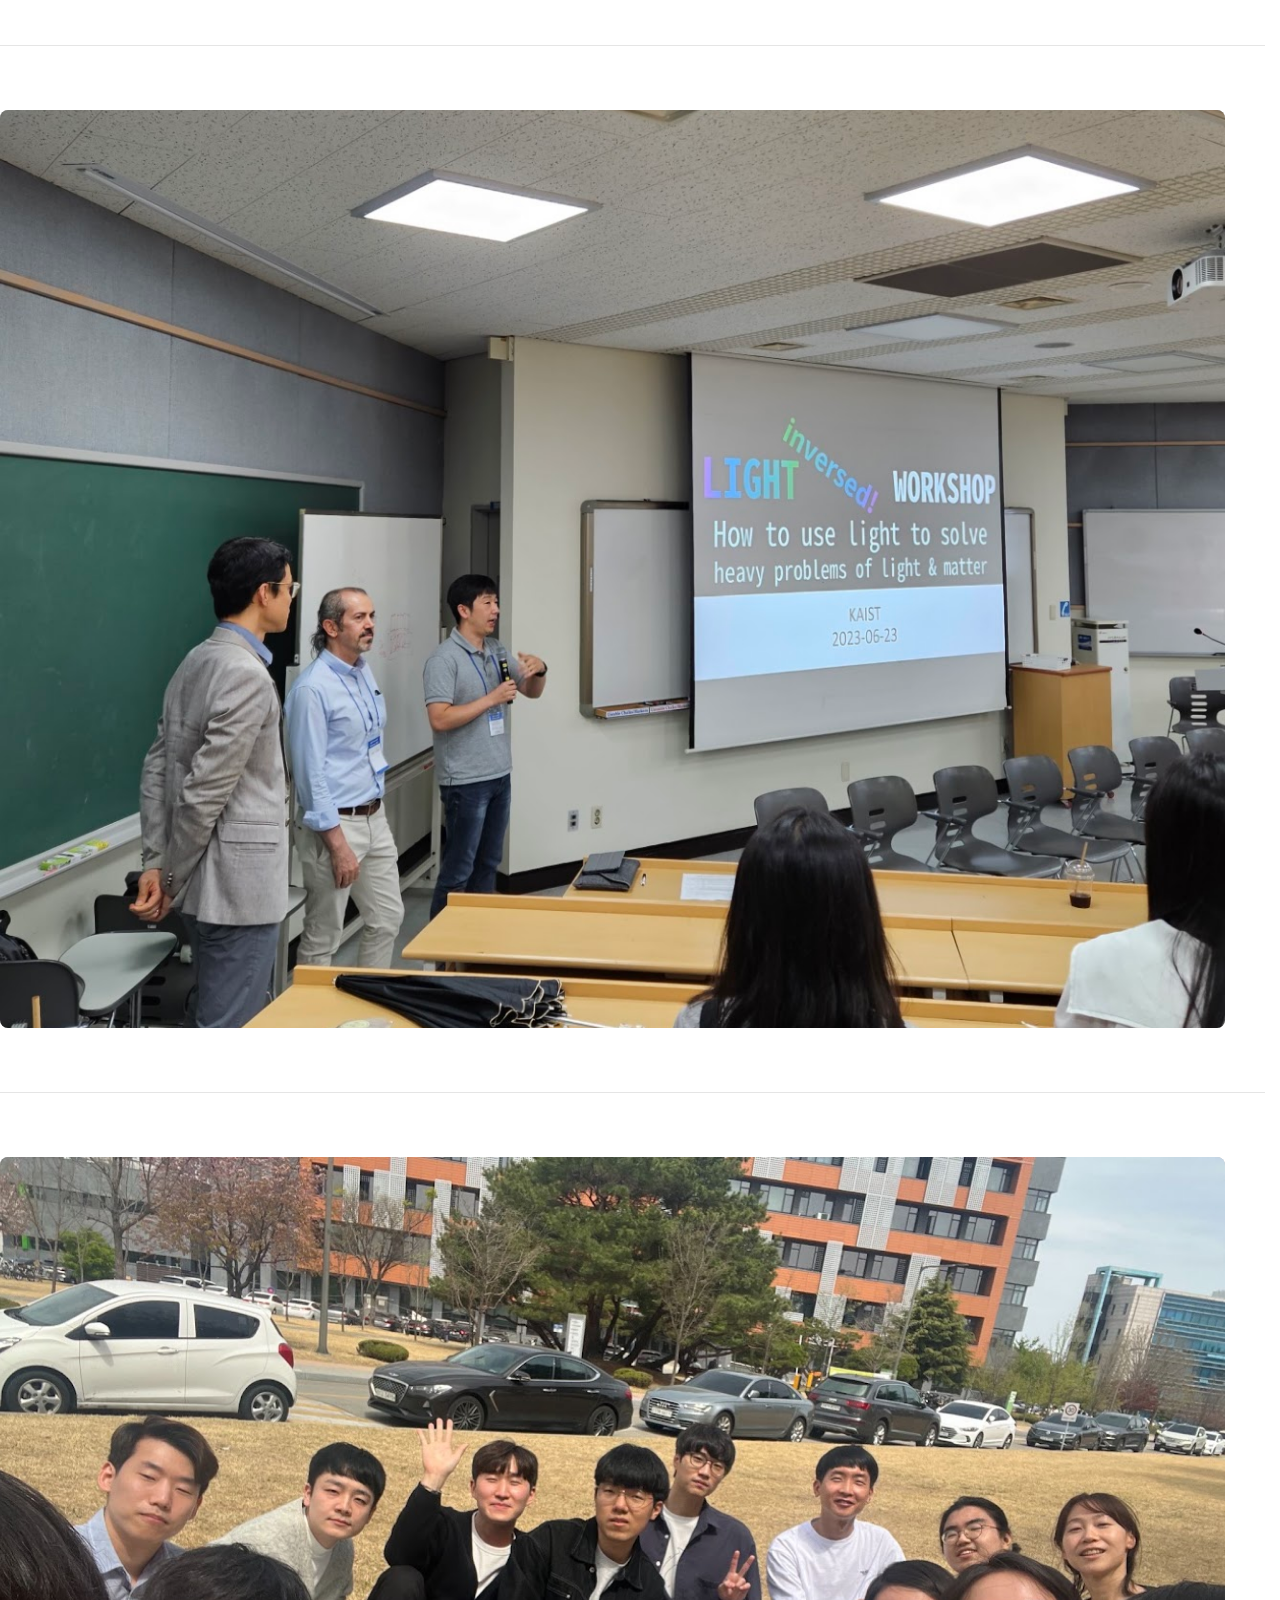
<file: lab website/news.html>
<!doctype html>
<html lang="ko">
  <head>
    <meta charset="UTF-8" />
    <meta name="viewport" content="width=device-width, initial-scale=1.0" />
    <title>News – APMD</title>
    <meta name="description" content="APMD Lab" />
    <link rel="preconnect" href="https://fonts.googleapis.com" />
    <link rel="preconnect" href="https://fonts.gstatic.com" crossorigin />
    <link
      href="https://fonts.googleapis.com/css2?family=Archivo:wght@500;700&family=Geist:wght@400;500;600;700&display=swap"
      rel="stylesheet"
    />
    <link rel="stylesheet" href="styles.css" />
  </head>
  <body>
    <script src="components.js"></script>

    <site-header></site-header>

    <main class="page-container">
      <div class="page-title-container">
        <h1 class="page-title">News<span class="page-title__dot">.</span></h1>
      </div>

      <div class="news-list" data-news-list></div>

      <site-footer></site-footer>
    </main>

    <script src="news-data.js"></script>
    <script src="news-render.js"></script>
    <script src="script.js"></script>
  </body>
</html>
</file>
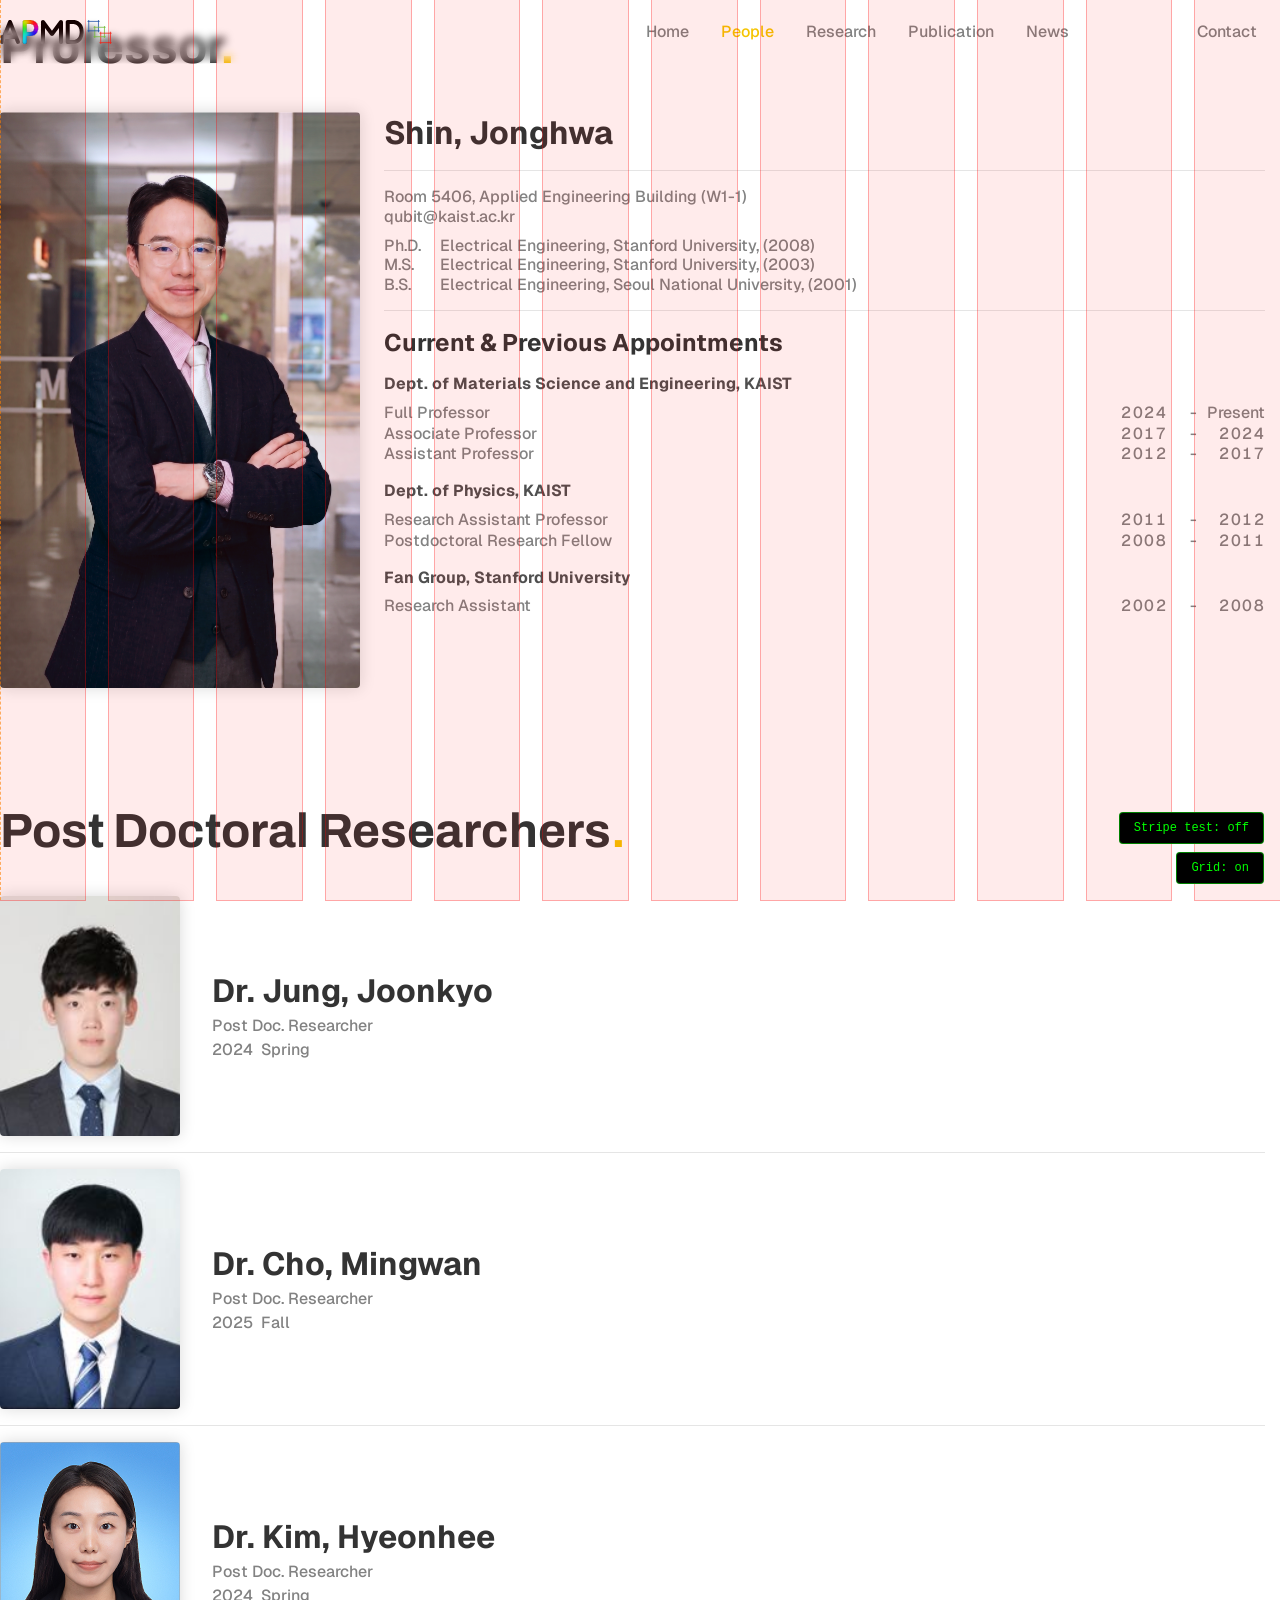
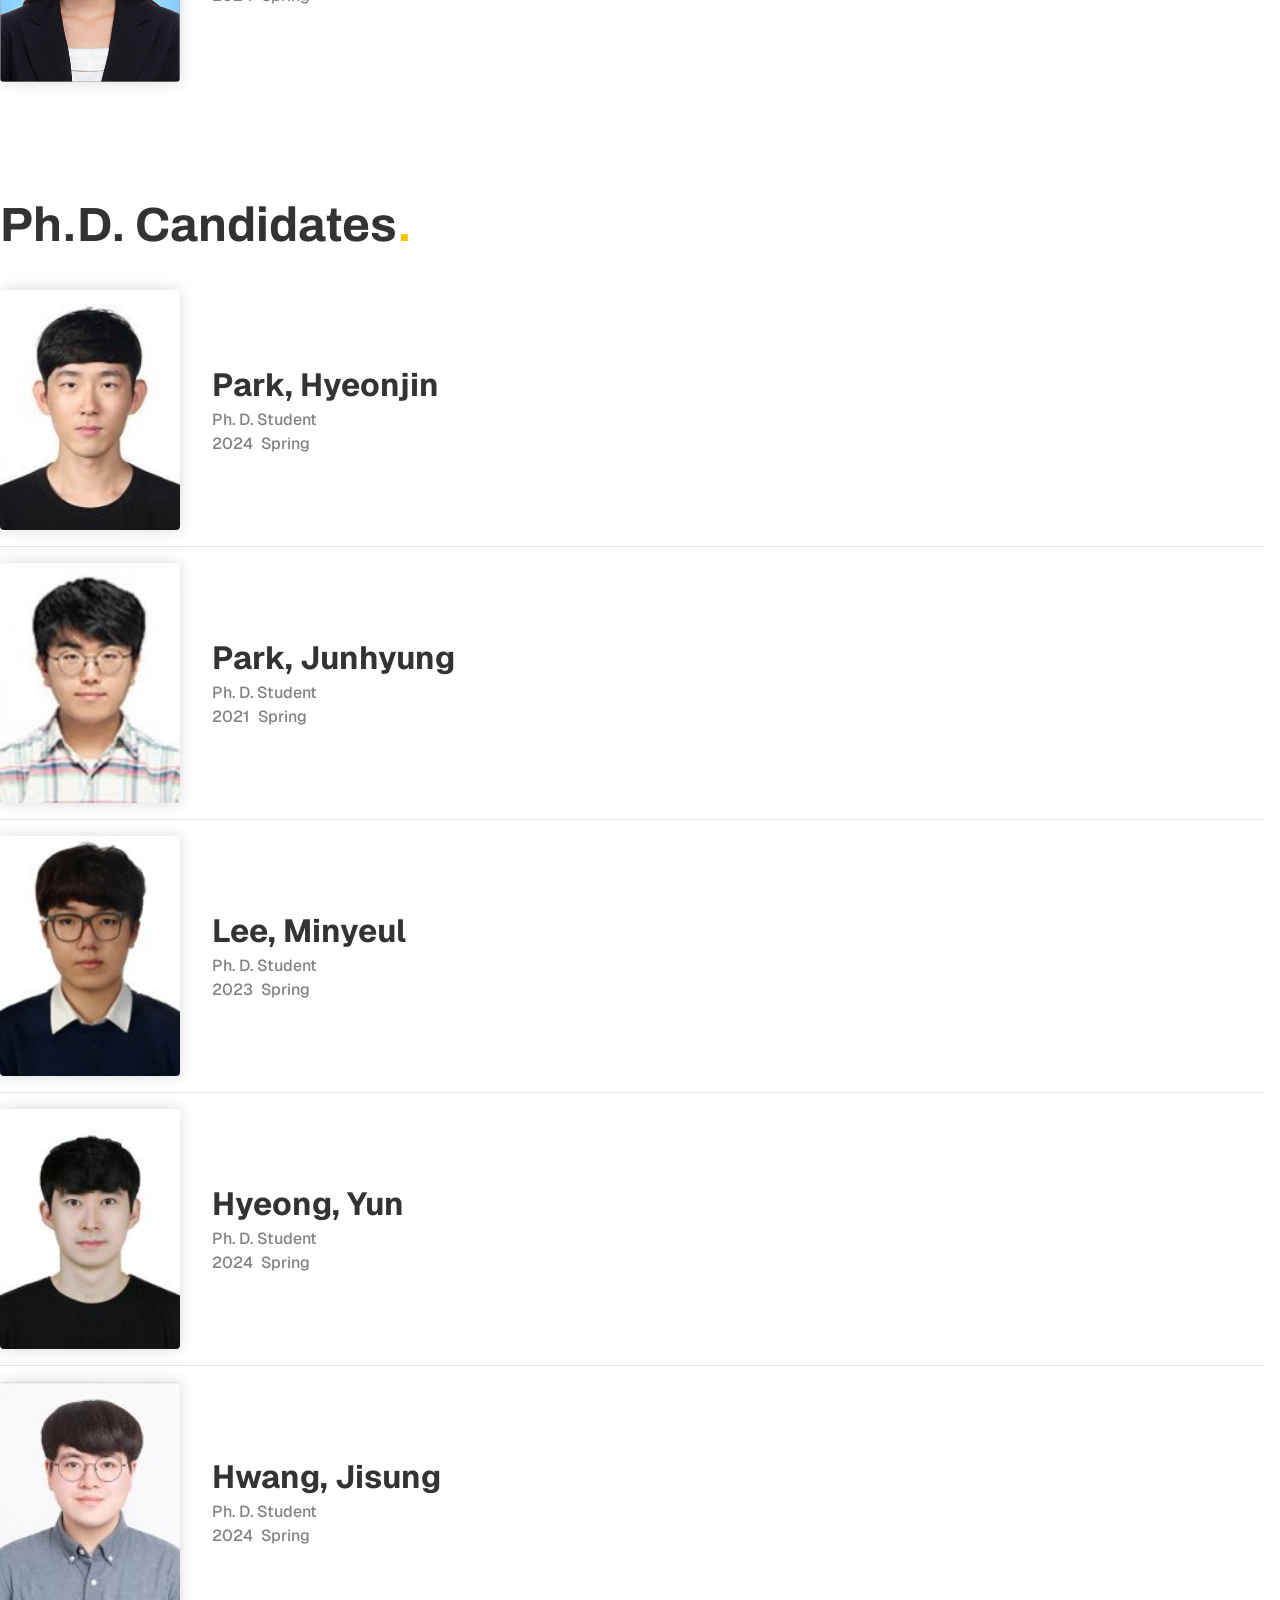
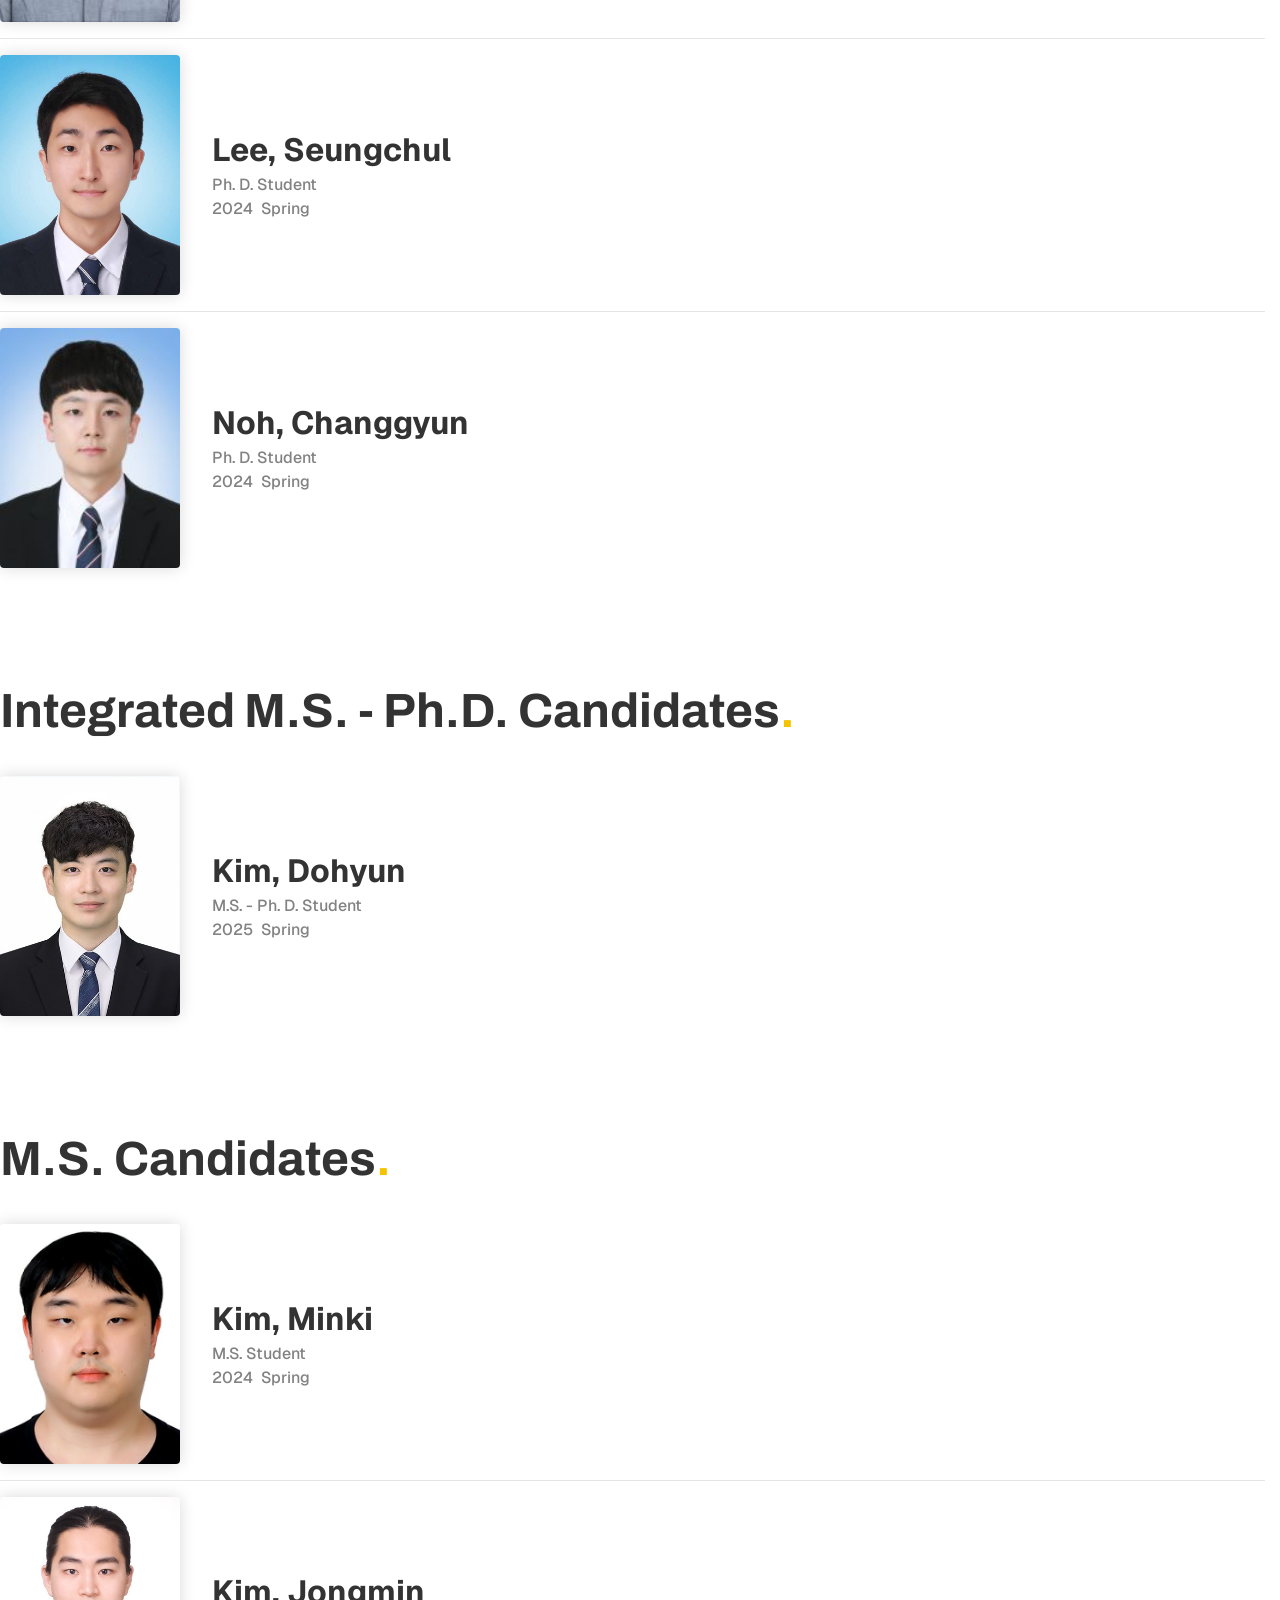
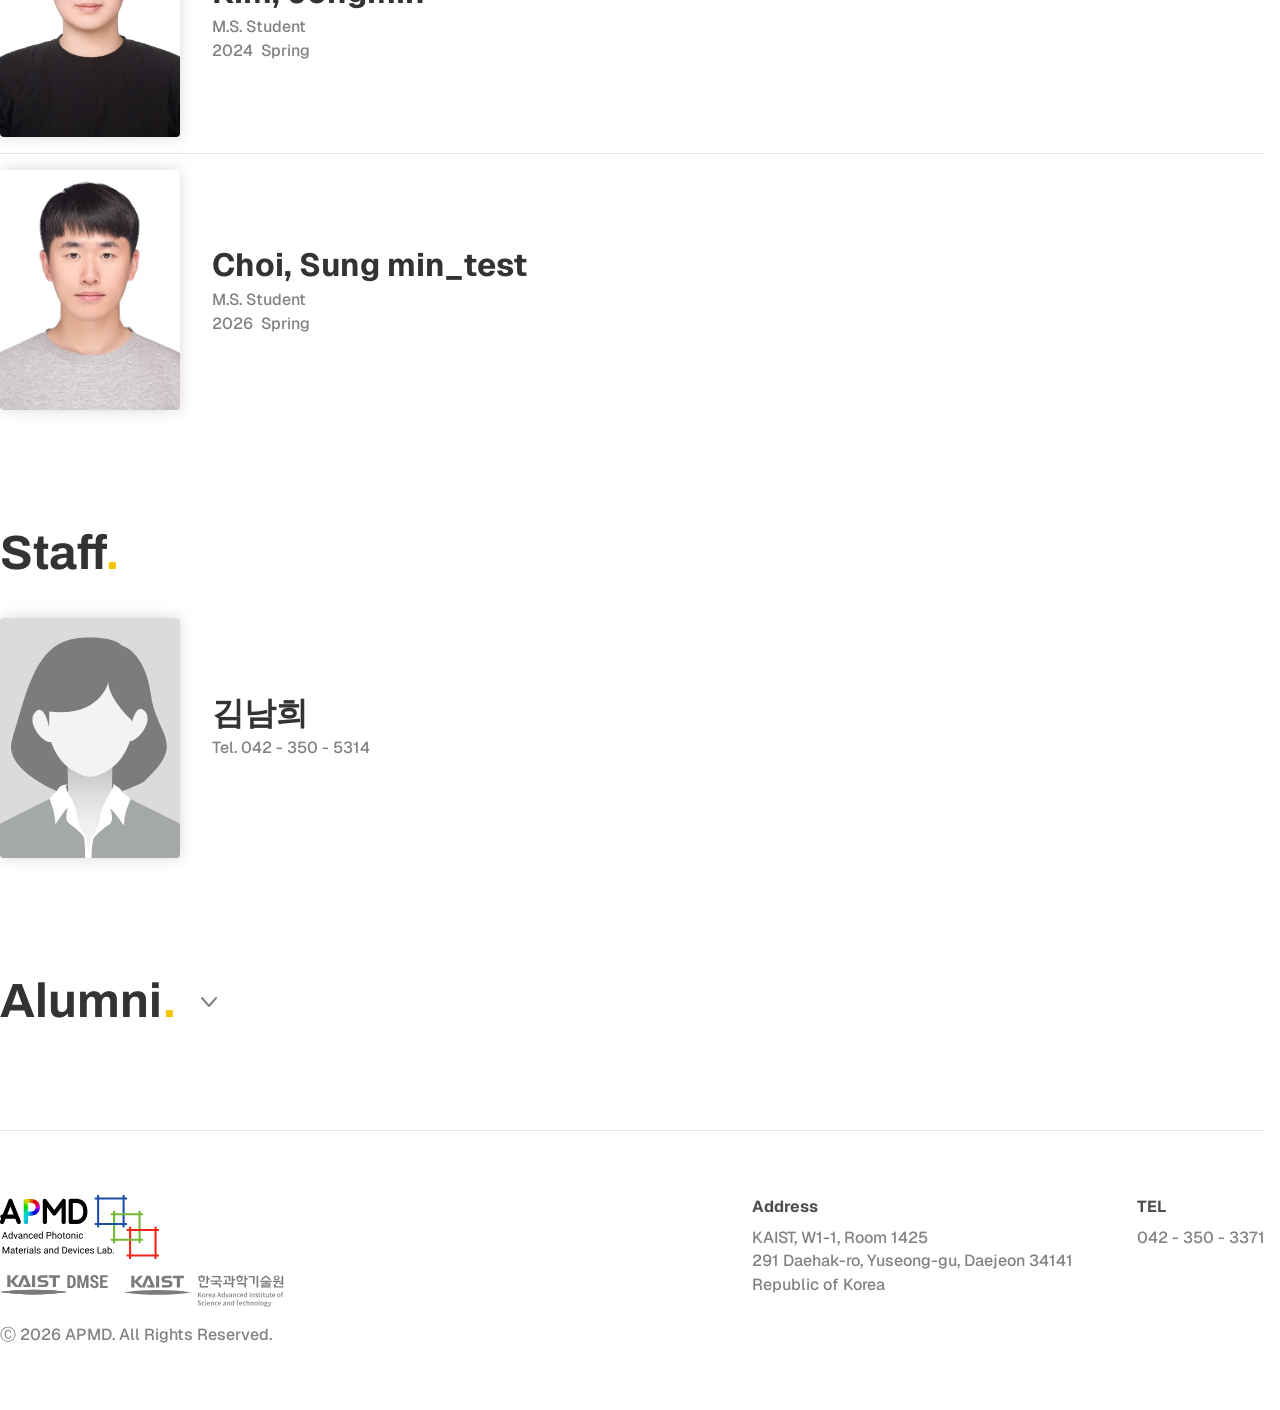
<file: lab website/people.html>
<!doctype html>
<html lang="ko">
  <head>
    <meta charset="UTF-8" />
    <meta name="viewport" content="width=device-width, initial-scale=1.0" />
    <title>People – APMD</title>
    <meta name="description" content="APMD Lab" />
    <link rel="preconnect" href="https://fonts.googleapis.com" />
    <link rel="preconnect" href="https://fonts.gstatic.com" crossorigin />
    <link
      href="https://fonts.googleapis.com/css2?family=Archivo:wght@500;700&family=Geist:wght@400;500;600;700&display=swap"
      rel="stylesheet"
    />
    <link rel="stylesheet" href="styles.css" />
  </head>
  <body>
    <script src="components.js"></script>

    <site-header></site-header>

    <main class="page-container">
      <section class="people-section">
        <div class="page-title-container">
          <h2 class="page-title">Professor<span class="page-title__dot">.</span></h2>
        </div>

        <div class="professor">
          <div class="professor__info">
            <img class="professor__photo" src="Professor_profile.png" alt="Shin, Jonghwa" />

            <div class="professor__info-main">
              <h3 class="professor__name">Shin, Jonghwa</h3>

              <div class="dash-line" role="separator" aria-hidden="true"></div>

              <div class="professor__contact-degree">
                <div class="professor__contact">
                  <p>Room 5406, Applied Engineering Building (W1-1)</p>
                  <p><a href="mailto:qubit@kaist.ac.kr">qubit@kaist.ac.kr</a></p>
                </div>

                <div class="professor__degree">
                  <div class="professor__degree-row">
                    <span class="professor__degree-label">Ph.D.</span>
                    <span class="professor__degree-detail"><span class="professor__degree-major">Electrical Engineering</span><span class="professor__degree-punct">,</span> <span class="professor__degree-university">Stanford University</span><span class="professor__degree-punct">,</span> <span class="professor__degree-paren">(</span><span class="professor__degree-year">2008</span><span class="professor__degree-paren">)</span></span>
                  </div>
                  <div class="professor__degree-row">
                    <span class="professor__degree-label">M.S.</span>
                    <span class="professor__degree-detail"><span class="professor__degree-major">Electrical Engineering</span><span class="professor__degree-punct">,</span> <span class="professor__degree-university">Stanford University</span><span class="professor__degree-punct">,</span> <span class="professor__degree-paren">(</span><span class="professor__degree-year">2003</span><span class="professor__degree-paren">)</span></span>
                  </div>
                  <div class="professor__degree-row">
                    <span class="professor__degree-label">B.S.</span>
                    <span class="professor__degree-detail"><span class="professor__degree-major">Electrical Engineering</span><span class="professor__degree-punct">,</span> <span class="professor__degree-university">Seoul National University</span><span class="professor__degree-punct">,</span> <span class="professor__degree-paren">(</span><span class="professor__degree-year">2001</span><span class="professor__degree-paren">)</span></span>
                  </div>
                </div>
              </div>

              <div class="dash-line" role="separator" aria-hidden="true"></div>

              <div class="professor__history">
                <h4 class="professor__section-title">Current &amp; Previous Appointments</h4>

                <div class="professor__appointment">
                  <p class="professor__appointment-dept">Dept. of Materials Science and Engineering, KAIST</p>
                  <div class="professor__appointment-row">
                    <div class="professor__appointment-titles">
                      <p>Full Professor</p>
                      <p>Associate Professor</p>
                      <p>Assistant Professor</p>
                    </div>
                    <div class="professor__appointment-years">
                      <div class="professor__year-row"><span class="professor__year-num">2024</span><span>-</span><span>Present</span></div>
                      <div class="professor__year-row"><span class="professor__year-num">2017</span><span>-</span><span class="professor__year-num">2024</span></div>
                      <div class="professor__year-row"><span class="professor__year-num">2012</span><span>-</span><span class="professor__year-num">2017</span></div>
                    </div>
                  </div>
                </div>

                <div class="professor__appointment">
                  <p class="professor__appointment-dept">Dept. of Physics, KAIST</p>
                  <div class="professor__appointment-row">
                    <div class="professor__appointment-titles">
                      <p>Research Assistant Professor</p>
                      <p>Postdoctoral Research Fellow</p>
                    </div>
                    <div class="professor__appointment-years">
                      <div class="professor__year-row"><span class="professor__year-num">2011</span><span>-</span><span class="professor__year-num">2012</span></div>
                      <div class="professor__year-row"><span class="professor__year-num">2008</span><span>-</span><span class="professor__year-num">2011</span></div>
                    </div>
                  </div>
                </div>

                <div class="professor__appointment">
                  <p class="professor__appointment-dept">Fan Group, Stanford University</p>
                  <div class="professor__appointment-row">
                    <div class="professor__appointment-titles">
                      <p>Research Assistant</p>
                    </div>
                    <div class="professor__appointment-years">
                      <div class="professor__year-row"><span class="professor__year-num">2002</span><span>-</span><span class="professor__year-num">2008</span></div>
                    </div>
                  </div>
                </div>
              </div>
            </div>
          </div>

          <!-- <div class="dash-line" role="separator" aria-hidden="true"></div>

          <div class="professor__research-focus">
            <button
              class="professor__research-focus-toggle"
              type="button"
              data-research-focus-toggle
              aria-expanded="false"
            >
              <span class="professor__section-title">Research Focus</span>
              <svg class="professor__research-focus-chevron" width="16" height="10" viewBox="0 0 16 10" fill="none" aria-hidden="true">
                <path d="M1 1L8 9L15 1" stroke="currentColor" stroke-width="2" stroke-linecap="round" stroke-linejoin="round" />
              </svg>
            </button> -->

            <!-- <div class="professor__research-focus-content">
              <div class="professor__focus-col">
                <p class="professor__focus-heading">Metamaterial design and fabrication</p>
                <ul class="professor__focus-list">
                  <li>Theoretical investigation of fundamental limits</li>
                  <li>Fast optimization using artificial intelligence and hybrid algorithms</li>
                  <li>Top-down and bottom-up hybrid fabrication of metamaterials</li>
                  <li>Microwave and optical characterizations of metamaterials</li>
                </ul>
              </div>
              <div class="professor__focus-col">
                <p class="professor__focus-heading">Metamaterial applications</p>
                <ul class="professor__focus-list">
                  <li>Holography and displays</li>
                  <li>Image sensors</li>
                  <li>Radiative cooling</li>
                  <li>Microwave absorption</li>
                </ul>
              </div>
            </div> 
          </div>-->
        </div>
      </section>

      <section class="people-section">
        <div class="page-title-container">
          <h2 class="page-title">Post Doctoral Researchers<span class="page-title__dot">.</span></h2>
        </div>
        <div class="people-grid" data-people-grid="postdoc"></div>
      </section>

      <section class="people-section">
        <div class="page-title-container">
          <h2 class="page-title">Ph.D. Candidates<span class="page-title__dot">.</span></h2>
        </div>
        <div class="people-grid" data-people-grid="phd"></div>
      </section>

      <section class="people-section">
        <div class="page-title-container">
          <h2 class="page-title">Integrated M.S. - Ph.D. Candidates<span class="page-title__dot">.</span></h2>
        </div>
        <div class="people-grid" data-people-grid="integrated"></div>
      </section>

      <section class="people-section">
        <div class="page-title-container">
          <h2 class="page-title">M.S. Candidates<span class="page-title__dot">.</span></h2>
        </div>
        <div class="people-grid" data-people-grid="ms"></div>
      </section>

      <section class="people-section">
        <div class="page-title-container">
          <h2 class="page-title">Staff<span class="page-title__dot">.</span></h2>
        </div>
        <div class="people-grid" data-people-grid="staff"></div>
      </section>

      <section class="people-section">
        <div class="alumni">
          <button class="alumni-toggle" type="button" data-alumni-toggle aria-expanded="false">
            <div class="page-title-container">
              <h2 class="page-title">Alumni<span class="page-title__dot">.</span></h2>
            </div>
            <svg class="alumni-chevron" width="16" height="10" viewBox="0 0 16 10" fill="none" aria-hidden="true">
              <path d="M1 1L8 9L15 1" stroke="currentColor" stroke-width="2" stroke-linecap="round" stroke-linejoin="round" />
            </svg>
          </button>

          <div class="alumni-panel">
            <div class="people-grid" data-people-grid="alumni"></div>
          </div>
        </div>
      </section>

      <site-footer></site-footer>
    </main>

    <script src="people-data.js"></script>
    <script src="people-render.js"></script>
    <script src="script.js"></script>
  </body>
</html>
</file>
<file: styles.css>
:root {
  /* The whole site is designed against a fixed white background/dark text
     palette (--bg, --text, --gray-* etc. below are never swapped for a
     dark variant) — without this, browsers/OS that default to dark mode
     auto-darken form controls, native UI, and scrollbar chrome against
     that fixed-light design and it visibly breaks. */
  color-scheme: light;
  --bg: #ffffff;
  --text: #101828;
  --accent: #f5c400;

  /* Figma grid: 1440 base, 12 columns, 96 margin, 24 gap. --page-max is no
     longer applied as a max-width cap anywhere (see the "widescreen
     scaling" block below the hero rules) — it's kept only as the design's
     reference width, e.g. for .design-grid-overlay's frame. */
  --page-max: 1440px;
  --content-width: 1248px;
  --edge-margin: 96px;
  --grid-gap: 24px;
  --grid-columns: 12;
  /* No upper cap: below 1440 this is identical to the old
     clamp(16px, 6.67vw, 96px) (6.67vw never exceeds 96px until the
     viewport passes 1440px anyway), but above 1440px it keeps growing
     with the viewport instead of freezing — see the "widescreen scaling"
     comment block further down for why.
     vw, not %: % resolves against whatever element it's used on's own
     containing block. That's fine at the top level (.page-container etc.
     all genuinely span the page's full content width), but wrong for
     anything read deeper inside already-inset content (e.g. a label
     inset inside an already-inset sidebar column), where the local
     containing block is narrower than the true page content width. vw
     always means the same absolute thing regardless of nesting depth,
     which --col-w below relies on. This is only reliable because html
     (not body — see its own comment) reserves a stable scrollbar gutter,
     so vw and the actual rendered content width agree. */
  --side-padding: max(16px, calc(var(--edge-margin) / 1440px * 100vw));
  /* Precise column math, for aligning an element to an exact column edge
     instead of guessing a fixed px inset that only happens to look right
     at 1440px. Built entirely from vw (via --side-padding above), so —
     unlike a %-based version — this resolves correctly no matter how
     deeply nested the element using it is. --grid-gap stays flat (24px,
     per the Figma spec) as the viewport grows; only --col-w itself grows.
     Usage, given N = a 1-indexed column number:
       left edge of column N:  calc((N - 1) * (var(--col-w) + var(--grid-gap)))
       right edge of column N: calc(N * var(--col-w) + (N - 1) * var(--grid-gap))
     e.g. .student-card's 318px inset === exactly the left edge of column 4:
       3 * (var(--col-w) + var(--grid-gap)) — see .student-card below. */
  --content-w: calc(100vw - 2 * var(--side-padding));
  --col-w: calc((var(--content-w) - (var(--grid-columns) - 1) * var(--grid-gap)) / var(--grid-columns));

  /* Figma text colors */
  --gray-1: #333333;
  --gray-2: #4f4f4f;
  --gray-3: #828282;
  --gray-4: #bdbdbd;
  --gray-6: #f2f2f2;

  --hero-bg: #111114;
  --news-card-title-weight: 600;

  --font-body: "Geist", sans-serif;
  --font-display: "Archivo", sans-serif;

  /* Geist Medium/16 is the most-reused text style across the design — the
     site-wide base, overridden per component (headings, eyebrows, etc). */
  --text-base-weight: 500;
  --text-base-size: 16px;
  --text-base-line: 1.45;
  --text-base-color: var(--gray-3);

  --header-height: 64px;

  /* Every divider/separator line on the site uses this — change it once here.
     (Named "dash line" as its identifier, not because it renders dashed —
     it's drawn as a plain solid bar.) */
  --divider-color: rgba(0, 0, 0, 0.1);
  --divider-width: 1px;
}

* {
  box-sizing: border-box;
  /* Chrome/Edge otherwise paint a rounded, semi-transparent gray rect over
     any tappable element (links, buttons) on the moment of interaction —
     it's meant for touch but lingers visibly on some desktop input/
     rendering paths too, which is what made .site-header__contact look
     like it had its own faint background/blur next to the plain nav
     links. */
  -webkit-tap-highlight-color: transparent;
}

/* No global scroll-behavior: smooth — the momentum wheel scroll in
   script.js writes document.documentElement.scrollTop every frame, and that
   property assignment is itself subject to scroll-behavior, so a global
   smooth would fight the JS-driven motion every frame (the exact
   pile-up/stutter bug from earlier). The one in-page anchor jump (see the
   click handler at the top of script.js) already requests smooth directly
   via scrollIntoView({ behavior: 'smooth' }), which works regardless of
   this property. */

/* Safety net for the hero's full-bleed trick below: 100vw includes the
   scrollbar's own width in its calculation while the visual viewport (100%)
   doesn't, so on any page tall enough to show a vertical scrollbar, a
   100vw-wide element is actually wider than the visible area — producing a
   horizontal scrollbar. Since the hero is a solid background bleeding to
   the edges anyway, clipping that sliver is invisible; it just stops the
   page from ever measuring wider than the viewport. */
html,
body {
  overflow-x: hidden;
}

/* Reserves the vertical scrollbar's gutter width on every page, even ones
   short enough not to need scrolling. Without this, --side-padding and
   every other %-based inset below resolve against a content width that's
   ~16px narrower on tall (scrolling) pages than on short (non-scrolling)
   ones. html only, not body: overflow-x:hidden on both forces the
   longhand `overflow-y` to compute to `auto` wherever it's still
   `visible` (the interop rule that keeps overflow-x/-y from disagreeing
   about whether a box scrolls) — including on body, which otherwise
   never establishes its own scroll container. With scrollbar-gutter on
   BOTH html and body, that made body reserve a second, redundant gutter
   on top of html's, shrinking .page-container's actual width by roughly
   double a real scrollbar's — which is what was reading as the whole
   page's content sitting shifted off the grid. */
html {
  scrollbar-gutter: stable;
}

/* Unknown custom elements default to display:inline — this keeps them from
   generating their own box, so the real <header>/<footer> inside lay out
   exactly as if they were direct children of <body>. */
site-header,
site-footer {
  display: contents;
}

/* background-image (not just background-color) is the actual fix here —
   some mobile browsers' forced-dark mode (Samsung Internet's in particular)
   still repaints a page's flat CSS background-color even when color-scheme:
   light above says not to. That repaint targets computed *colors*, not
   images: a real image (even this trivial tiled 1x1 white square, done as
   a tiny inline SVG so there's no extra file request) reads as a photo to
   that heuristic and gets left alone, the same way it already leaves real
   photos on the page untouched. background-color stays too, as the actual
   fallback for the handful of browsers that don't support background-image
   data URIs at all. */
body {
  margin: 0;
  min-height: 100vh;
  font-family: var(--font-body);
  font-weight: var(--text-base-weight);
  font-size: var(--text-base-size);
  line-height: var(--text-base-line);
  background-color: var(--bg);
  background-image: url("data:image/svg+xml,%3Csvg xmlns='http://www.w3.org/2000/svg' width='1' height='1'%3E%3Crect width='1' height='1' fill='%23fff'/%3E%3C/svg%3E");
  background-repeat: repeat;
  background-size: 1px 1px;
  color: var(--text);
}

img {
  max-width: 100%;
}

/* Page load reveal. Three distinct treatments:
   - Body content (.page-container) starts fully hidden and blurred, then
     fades/unblurs in.
   - The header BAR fades in and drops slightly from above — this motion is
     wanted, not the problem (see .site-header__links below for the actual
     complaint about horizontal jumping).
   - The logo (.site-header__logo-mark, the colored SVG, and
     .site-header__logo-invert, the A/M/D blend layer — see the big comment
     near its rule below for why that one's a separate top-level sibling in
     the first place) fades in with a blur instead of a drop. It used to
     share the header bar's reveal-fade/reveal-drop (translateY) pair, but
     the two are genuinely separate elements each running their own
     animation instance, and under real jank/dropped frames they can fall a
     frame or two out of sync — for a translateY drop, that reads as the
     A/M/D shape visibly detaching from the rest of the logo mid-animation.
     A blur-only reveal has no position to desync: if the two instances
     drift apart under lag, at worst one finishes blurring in a beat before
     the other, which doesn't read as breakage the way a spatial offset
     does. Isolation-wise this is the same as before: mix-blend-mode on
     .site-header__logo-invert only breaks via an animated ANCESTOR, not via
     an animation (this one included) on the blended element's own layer —
     confirmed by testing — so this is safe. */
@keyframes reveal-fade-blur {
  from {
    opacity: 0;
    filter: blur(12px);
  }
  to {
    opacity: 1;
    filter: none;
  }
}

@keyframes reveal-fade {
  from {
    opacity: 0;
  }
  to {
    opacity: 1;
  }
}

@keyframes reveal-drop {
  from {
    transform: translateY(-16px);
  }
  to {
    transform: none;
  }
}

.page-container {
  animation: reveal-fade-blur 0.55s ease-out both;
}

.site-header {
  animation:
    reveal-fade 0.4s ease-out both,
    reveal-drop 0.4s ease-out both;
}

.site-header__logo-mark,
.site-header__logo-invert {
  animation: reveal-fade-blur 0.4s ease-out both;
}

@media (prefers-reduced-motion: reduce) {
  .page-container,
  .site-header,
  .site-header__logo-mark,
  .site-header__logo-invert {
    animation: none;
  }
}

/* Home only (see index.html's <body class="hero-intro">): the header and
   the hero's own title/subtitle stay hidden — overriding .site-header's
   own unconditional reveal animation above, higher specificity (a class +
   :not() + descendant beats a bare class) rather than reordering anything
   — until hero-intro.js adds .hero-intro-ready once its light-convergence
   animation actually finishes. Removing the override (by that class
   appearing) is what lets .site-header's own animation actually run — a
   CSS animation (re)plays whenever its animation-name value changes from
   none to a real one, which is exactly what happens here. */
body.hero-intro:not(.hero-intro-ready) .site-header,
body.hero-intro:not(.hero-intro-ready) .site-header__glass-blur {
  opacity: 0;
  animation: none;
}

/* All three start at opacity: 0 — the CSS default before hero-intro.js's
   first animation frame runs, matching the actual ask (nothing visible at
   all at first, not even the spotlight glow sitting there pre-lit while
   streaks fly into it, and not the logo popping in on its own separate
   0.4s timer — .site-header__logo lives OUTSIDE .site-header, as a
   sibling, specifically so the header's own backdrop-filter doesn't blur
   it, which also means the header's own gating above never touched it).
   From that first frame on, hero-intro.js owns all three directly (inline
   style, overriding these), fading each in continuously as its own
   light-convergence progress increases — not a single CSS animation fired
   after some fixed delay, so "the text gradually appears as the point
   brightens" is one continuous relationship, not separately-timed effects
   that happen to land close together. The transition here is what makes
   that reveal read as slow: hero-intro.js still writes a new opacity/
   filter value every animation frame (~16ms apart), but with this in
   place the ELEMENT never actually catches up to any single one of those
   before the next arrives — it's continuously chasing a moving target,
   which reads as one slow, smooth fade rather than however fast the
   underlying progress value itself actually climbs. */
body.hero-intro:not(.hero-intro-ready) .hero__content,
body.hero-intro:not(.hero-intro-ready) .hero__spotlight,
body.hero-intro:not(.hero-intro-ready) .site-header__logo {
  opacity: 0;
}

body.hero-intro:not(.hero-intro-ready) .hero__content,
body.hero-intro:not(.hero-intro-ready) .site-header__logo {
  transition: opacity 1.1s ease-out, filter 1.1s ease-out;
}

@media (prefers-reduced-motion: reduce) {
  body.hero-intro:not(.hero-intro-ready) .hero__content,
  body.hero-intro:not(.hero-intro-ready) .hero__spotlight,
  body.hero-intro:not(.hero-intro-ready) .site-header__logo {
    opacity: 1;
    transition: none;
  }
}

/* display: none (not just hidden) — .home-news and site-footer are
   everything below .hero, and removing them from layout entirely, rather
   than just hiding them in place, is what makes the page's own total
   height exactly .hero's own 100vh while the intro is running. That's
   the actual mechanism behind "can't scroll down during the intro": with
   nothing below the hero taking up any layout space, there's nothing to
   scroll TO. .hero itself already clips its own overflow, so no separate
   overflow: hidden on the page/body is needed either. Reappearing (a
   plain fade, matching .site-header's own reveal-fade) happens at the
   exact same trigger — .hero-intro-ready appearing — as the header's own
   drop-in, per the ask that this show up at that same moment. */
body.hero-intro:not(.hero-intro-ready) .application-areas,
body.hero-intro:not(.hero-intro-ready) .home-news,
body.hero-intro:not(.hero-intro-ready) site-footer {
  display: none;
}

body.hero-intro.hero-intro-ready .application-areas,
body.hero-intro.hero-intro-ready .home-news,
body.hero-intro.hero-intro-ready site-footer {
  animation: reveal-fade 0.4s ease-out both;
}

@media (prefers-reduced-motion: reduce) {
  body.hero-intro.hero-intro-ready .application-areas,
  body.hero-intro.hero-intro-ready .home-news,
  body.hero-intro.hero-intro-ready site-footer {
    animation: none;
  }
}

/* Reusable divider: sized to whatever container it's placed in (100% of its
   parent), never the raw viewport — drop it inside a padded container to
   inherit that padding, the way .site-footer does. */
.dash-line {
  width: 100%;
  height: var(--divider-width);
  background: var(--divider-color);
  border: none;
}

/* Widescreen scaling: the site was designed at a 1440px reference width
   with a 96px side margin. Rather than freeze at max-width: 1440px and
   center (which reads as "broken" on real desktop monitors wider than
   that — the design just shrinks into the middle with dead space on both
   sides), every container below stays fluid (no max-width) and its side
   padding keeps growing past 96px via --side-padding's vw-based formula
   above 1440px too. Font sizes are untouched (still flat px, per the
   original design) — only spacing/columns/images grow with the viewport,
   the way an ordinary responsive site handles anything wider than its
   design reference. Below 1440px nothing changed: --side-padding resolves
   to the exact same values as the old clamp(16px, 6.67vw, 96px) did. */

/* Every page's content (header excluded) sits in this: 96(+) side
   padding, 64 top, 0 bottom. Direct children are this page's stacked
   content containers (title, footer, and whatever's added later), gap 32
   between them. */
.page-container {
  margin: 0 auto;
  padding: 64px var(--side-padding) 0;
  display: flex;
  flex-direction: column;
  gap: 32px;
}

/* Title always sits in a 96-tall container; width fills the padded area
   (the flex column's default stretch) unless a page says otherwise. */
.page-title-container {
  height: 96px;
  display: flex;
  align-items: center;
}

.page-title {
  margin: 0;
  font-family: var(--font-display);
  font-weight: 700;
  font-size: 48px;
  color: var(--gray-1);
}

.page-title__dot {
  color: var(--accent);
}

/* Hero — full-bleed regardless of ancestor padding/max-width (the
   left:50%/margin:-50vw trick breaks it out of .page-container entirely),
   and exactly one viewport tall so it always fills the screen on load. The
   negative top margin cancels .page-container's 64px top padding so the
   hero starts at the true top of the viewport, behind the glass header. */
.hero {
  position: relative;
  left: 50%;
  right: 50%;
  width: 100vw;
  margin-left: -50vw;
  margin-right: -50vw;
  margin-top: -64px;
  /* svh (falls back to vh on browsers without it) is the viewport height
     with mobile browser toolbars already accounted for as shown, not
     whatever's visible at this exact instant — vh alone keeps changing
     value as the address bar hides/shows while scrolling, which combined
     with the scroll-linked parallax transform below (see script.js) is a
     real source of visible jitter on mobile specifically. */
  height: 100vh;
  height: 100svh;
  overflow: hidden;
  background: var(--hero-bg);
  display: flex;
  align-items: center;
  /* Explicit (not auto) so it's always unambiguously beneath .home-news —
     see .home-news below for why "positioned but z-index:auto" wasn't
     reliable. */
  z-index: 1;
}

/* Scroll-down cue: both full-bleed heroes (.hero, .research-hero) fill the
   entire viewport, so there's no peek of the next section hinting that
   there's more below. A small bouncing chevron pinned to the bottom
   center signals that, and doubles as a click-to-scroll shortcut to the
   section right after the hero — the existing global a[href^="#"]
   handler in script.js already smooth-scrolls it into view, so no extra
   JS is needed for the click itself.
   One shared selector (not duplicated per page): both hero sections are
   already position: relative + overflow: hidden + 100svh, so this just
   slots in as an absolutely positioned child of either. */
.hero-scroll-cue {
  position: absolute;
  left: 50%;
  bottom: clamp(20px, 5vh, 40px);
  transform: translateX(-50%);
  z-index: 2;
  display: flex;
  align-items: center;
  justify-content: center;
  width: 44px;
  height: 44px;
  opacity: 0.8;
  transition: opacity 0.2s ease;
}

.hero-scroll-cue:hover,
.hero-scroll-cue:focus-visible {
  opacity: 1;
}

/* The bounce lives on this wrapper as a plain translateY, kept separate
   from the chevron's own static rotate(45deg) below — animating both on
   one element would have the bounce's translate happen inside the
   chevron's already-rotated coordinate space and drift diagonally
   instead of straight down. */
.hero-scroll-cue__icon {
  display: block;
  animation: hero-scroll-cue-bounce 1.8s ease-in-out infinite;
}

.hero-scroll-cue__chevron {
  display: block;
  width: 14px;
  height: 14px;
  border-right: 2px solid var(--accent);
  border-bottom: 2px solid var(--accent);
  transform: rotate(45deg);
}

@keyframes hero-scroll-cue-bounce {
  0%,
  100% {
    transform: translateY(0);
  }
  50% {
    transform: translateY(8px);
  }
}

@media (prefers-reduced-motion: reduce) {
  .hero-scroll-cue__icon {
    animation: none;
  }
}

/* Wraps the NEWS title + grid so the two scroll together as one solid
   sheet that slides up and fully covers the (slower, parallaxed) hero
   behind it — rather than the title/grid overlapping the hero as two
   separate loose items. An opaque background plus a z-index higher than
   .hero's guarantees it always paints on top: without an explicit z-index
   here, this being a plain non-positioned box while .hero is `position:
   relative` meant .hero (positioned) could paint OVER this (non-positioned)
   regardless of DOM order — positioned elements paint after non-positioned
   ones in the same stacking context, which is what was producing the
   "NEWS goes behind hero" flicker. The upward box-shadows are the "this is
   physically elevated above the hero" cue: a tight dark one right at the
   seam plus a softer, wider one for ambient depth.
   Full-bleed (same left:50%/100vw/-50vw trick as .hero) so its white sheet
   and shadow span the entire viewport width, not just the padded content
   column — .home-news__inner re-applies the normal max-width/side-padding
   for the actual title/grid content, same relationship as .hero/
   .hero__content. */
.home-news {
  position: relative;
  left: 50%;
  right: 50%;
  width: 100vw;
  margin-left: -50vw;
  margin-right: -50vw;
  z-index: 2;
  /* Same image-not-color trick as body's own background above (see its
     comment) — this is its own opaque sheet (has to be, to fully cover the
     parallaxed hero scrolling behind it), so it needs the same forced-dark
     resistance independently of body. */
  background-color: var(--bg);
  background-image: url("data:image/svg+xml,%3Csvg xmlns='http://www.w3.org/2000/svg' width='1' height='1'%3E%3Crect width='1' height='1' fill='%23fff'/%3E%3C/svg%3E");
  background-repeat: repeat;
  background-size: 1px 1px;
}

/* The "elevated above the hero" shadow used to live here, but .home-news
   isn't the section directly covering the parallaxed hero anymore —
   .application-areas (inserted right after .hero) is, and now owns that
   shadow instead. See .application-areas::before. */

.home-news__inner {
  margin: 0 auto;
  padding: 64px var(--side-padding) 0;
  display: flex;
  flex-direction: column;
  gap: 32px;
}

/* Admissions call-to-action, sitting right above "Latest News." — solid
   accent fill (the one spot of real color-block emphasis on an otherwise
   grayscale/editorial home page) is deliberate: this is a time-bound
   announcement competing for attention, not another piece of long-lived
   editorial content, so it's styled to read as urgent rather than blend
   in with the rest of the page. */
.recruit-banner {
  display: flex;
  align-items: center;
  justify-content: center;
  gap: 10px;
  padding: 20px 24px;
  border-radius: 16px;
  background: var(--accent);
  color: var(--gray-1);
  text-decoration: none;
  font-family: var(--font-body);
  font-weight: 700;
  font-size: 17px;
  text-align: center;
  box-shadow: 0 10px 24px -10px rgba(245, 196, 0, 0.6);
  transition: transform 0.25s ease, box-shadow 0.25s ease, background 0.25s ease;
}

.recruit-banner:hover,
.recruit-banner:focus-visible {
  background: #ffd633;
  transform: translateY(-2px);
  box-shadow: 0 16px 32px -10px rgba(245, 196, 0, 0.7);
}

.recruit-banner__chevron {
  flex: none;
  color: var(--gray-1);
  transition: transform 0.25s ease;
}

.recruit-banner:hover .recruit-banner__chevron,
.recruit-banner:focus-visible .recruit-banner__chevron {
  transform: translateX(4px);
}

/* Applications — sits between .hero and .home-news, same full-bleed
   opaque-sheet pattern as .home-news (see its own comments above for why:
   break out of .page-container, explicit z-index above .hero's parallax,
   opaque image-not-color background). Being the section directly after
   .hero, it's also the one that now carries the "elevated above the
   hero" top-edge shadow .home-news used to own. */
.application-areas {
  position: relative;
  left: 50%;
  right: 50%;
  width: 100vw;
  margin-left: -50vw;
  margin-right: -50vw;
  /* Cancels .page-container's own 32px flex `gap` to .home-news right
     after it. Without this, that 32px is a literal transparent hole in an
     otherwise unbroken opaque-sheet chain — normally harmless (whatever
     sits behind is the same white as both sheets), but .hero's parallax
     (see script.js) makes it drag visibly behind real scroll speed, so it
     can still be showing through that gap by the time the gap itself
     scrolls past. Flush against .home-news removes the hole outright
     instead of just tuning how long it stays hidden. */
  margin-bottom: -32px;
  z-index: 2;
  background-color: var(--bg);
  background-image: url("data:image/svg+xml,%3Csvg xmlns='http://www.w3.org/2000/svg' width='1' height='1'%3E%3Crect width='1' height='1' fill='%23fff'/%3E%3C/svg%3E");
  background-repeat: repeat;
  background-size: 1px 1px;
}

.application-areas::before {
  content: "";
  position: absolute;
  top: 0;
  left: 0;
  right: 0;
  height: 0;
  pointer-events: none;
  box-shadow:
    0 -20px 28px -12px rgba(0, 0, 0, 0.6),
    0 -48px 80px -36px rgba(0, 0, 0, 0.4);
}

/* Top padding matches .home-news__inner's own convention (64px above a
   96px-tall .page-title-container). Bottom padding is the odd one out,
   and load-bearing: .application-areas's own -32px margin-bottom (see its
   own comment) pulls .home-news up to overlap it by 32px so there's no
   gap for the parallaxed hero to show through, and since .home-news
   paints after it (opaque, same z-index), that overlap band is a hard
   clip, not a fade — anything of .application-areas's own that reaches
   into those last 32px just gets sliced off. The cards' own soft drop
   shadow (see .application-card) extends well past their bottom edge, so
   without this, that shadow was the thing getting visibly guillotined —
   first by too little padding here, then (even after this padding grew)
   by the shadow itself reaching further than the padding allowed once 4
   of them sat side by side and their outer layers merged into one
   continuous band; see that shadow's own comment for the fix on that
   side. 98px leaves about 66px of actual clearance below the cards
   before .home-news's overlap cuts it off, comfortably more than the
   hover-state shadow's own ~62px farthest reach. */
.application-areas__inner {
  margin: 0 auto;
  padding: 64px var(--side-padding) 98px;
  display: flex;
  flex-direction: column;
  gap: 32px;
}

/* 4 cards across 12 columns — same column math as .news-card's span-4/
   3-up layout, just split differently (span 3 × 4 cards). */
.application-grid {
  display: grid;
  grid-template-columns: repeat(var(--grid-columns), 1fr);
  gap: 32px var(--grid-gap);
}

.application-card {
  grid-column: span 3;
}

@media (max-width: 900px) {
  .application-grid {
    grid-template-columns: repeat(2, 1fr);
    gap: 32px;
  }

  .application-card {
    grid-column: auto;
  }
}

@media (max-width: 640px) {
  .application-grid {
    grid-template-columns: 1fr;
  }
}

/* Tall glass cards: a real photo (cropped from the lab's own prism/
   dispersion and SEM-into-butterfly-wing shots — see each card's
   --app-photo in index.html) under a per-card color wash (--app-tint),
   a dark scrim for legibility at rest, and an inset frosted-glass chip
   that grows upward on hover/focus to reveal the description. Reset to a
   plain <button> (left-aligned block, no native chrome) since these
   aren't links, just a hover/focus/tap reveal — see application-cards.js
   for the touch-tap toggle and the scroll-reveal that mirrors
   .news-card's. The dual-direction soft shadow (a bright, broad one below
   and a faint highlight along the top edge) is the same soft/raised
   "neumorphic" idea as a light-on-light embossed card, adapted for a
   white page background — the light member of the pair is an inset
   highlight rather than a second cast shadow, since a pale shadow cast
   onto white itself would simply be invisible. */
.application-card {
  position: relative;
  display: block;
  width: 100%;
  box-sizing: border-box;
  aspect-ratio: 3 / 4;
  padding: 0;
  margin: 0;
  border: none;
  border-radius: 24px;
  overflow: hidden;
  isolation: isolate;
  background: none;
  -webkit-appearance: none;
  appearance: none;
  -webkit-tap-highlight-color: transparent;
  font: inherit;
  color: inherit;
  text-align: left;
  cursor: pointer;
  opacity: 0;
  transform: translateY(28px);
  /* Layered near-to-far (a tight, higher-contrast "contact" shadow right
     at the edge, then a couple of progressively softer/broader ones)
     reads as an actually-grounded shadow — a single wide, heavily
     negative-spread blur had no contact point at all, just a vague haze.
     Deliberately capped short, though: with 4 of these sitting side by
     side, their outer layers merge into one continuous band under the
     whole row, and .application-areas__inner only sets aside about 66px
     of real clearance below the cards before .home-news's opaque overlap
     cuts it off outright (see that padding's own comment) — a farther-
     reaching version of this shadow was getting guillotined right there,
     the exact same hard-clip problem as before, just from the shadow
     being too long rather than the padding being too short. */
  box-shadow:
    0 2px 4px rgba(16, 24, 32, 0.18),
    0 8px 16px rgba(16, 24, 32, 0.2),
    0 18px 30px -8px rgba(16, 24, 32, 0.3),
    inset 0 1px 0 rgba(255, 255, 255, 0.25);
  transition: opacity 0.6s ease, transform 0.5s cubic-bezier(0.16, 1, 0.3, 1), box-shadow 0.4s ease;
}

.application-card.is-visible {
  opacity: 1;
  transform: translateY(0);
}

.application-card:hover,
.application-card:focus-visible,
.application-card.is-open {
  transform: translateY(-8px);
  box-shadow:
    0 3px 6px rgba(16, 24, 32, 0.2),
    0 12px 22px rgba(16, 24, 32, 0.26),
    0 28px 44px -10px rgba(16, 24, 32, 0.36),
    inset 0 1px 0 rgba(255, 255, 255, 0.35);
}

.application-card:focus-visible {
  outline: 2px solid var(--accent);
  outline-offset: 3px;
}

/* No color wash here (--app-tint was dropped) — these are illustrated
   renders with their own strong, deliberate neon palette per card, not
   the muted real photo crops that version was built to recolor. Overlaying
   a tint on top would just mute the color they're actually there for. */
.application-card__bg {
  position: absolute;
  inset: 0;
  background-image: var(--app-photo);
  background-size: cover;
  background-position: center;
  transform: scale(1.04);
  transition: transform 0.6s cubic-bezier(0.16, 1, 0.3, 1);
}

.application-card:hover .application-card__bg,
.application-card:focus-visible .application-card__bg,
.application-card.is-open .application-card__bg {
  transform: scale(1.12);
}

/* Center vignette (new) + the original bottom-weighted fade: at rest the
   title sits in the middle of the card with no glass panel behind it yet
   (see .application-card__glass below), so it needs contrast against
   whatever the photo is doing in the MIDDLE of the frame too, not just
   along the bottom edge. */
.application-card__scrim {
  position: absolute;
  inset: 0;
  background:
    radial-gradient(ellipse at center, rgba(0, 0, 0, 0.4) 0%, transparent 62%),
    linear-gradient(to top, rgba(0, 0, 0, 0.65) 0%, rgba(0, 0, 0, 0.08) 48%, transparent 72%);
  pointer-events: none;
}

/* No glass at rest — just the title, centered in the card, directly over
   the photo (the scrim above, plus the title's own text-shadow, are what
   keep it legible with nothing behind it yet). The glass pane itself only
   exists once you interact: .application-card__glass starts as a small
   box just big enough for the title, pinned to the card's vertical CENTER
   via top: 50% + translateY(-50%), then on hover/focus grows taller while
   staying pinned to that same center — so the box grows symmetrically up
   and down around the title instead of the title relocating to wherever
   a bottom-anchored box happens to land. (A top-pinned, bottom-fixed box
   whose top edge slides down was tried first; anchoring that way means
   the box's own center — and the centered title inside it — drifts
   noticeably toward the bottom edge as it shrinks, which read as the
   title "jumping down" into the glass rather than the glass growing
   around it.) */
/* A CSS grid with a 0fr/1fr row is what makes the description's reveal
   track its own REAL content height instead of a guessed fixed px or %
   of the card — the previous fixed-height version (a flat 62% of the
   card) clipped the longer descriptions at a lot of real card widths,
   since text that wraps to more lines at narrower widths needs more
   height right as the (also narrower, same aspect-ratio) card has less
   of it to give. 0fr collapses the description row to zero regardless of
   its content's size; 1fr hands it exactly the space it asks for once
   the box's own height is otherwise unconstrained — and both ends
   transition smoothly in browsers that animate grid-template-rows
   (all current evergreen browsers), degrading to an instant snap rather
   than a broken/clipped state in any that don't. max-height + overflow:
   hidden stay on as a hard safety net for the one remaining edge case
   (content genuinely taller than the card itself). */
.application-card__glass {
  position: absolute;
  left: 14px;
  right: 14px;
  top: 50%;
  max-height: calc(100% - 28px);
  transform: translateY(-50%);
  border-radius: 18px;
  overflow: hidden;
  display: grid;
  grid-template-rows: auto 0fr;
  row-gap: 0px;
  justify-items: center;
  align-content: center;
  text-align: center;
  padding: 24px;
  background: transparent;
  box-shadow: none;
  transition: grid-template-rows 0.5s cubic-bezier(0.16, 1, 0.3, 1), row-gap 0.5s cubic-bezier(0.16, 1, 0.3, 1),
    background 0.4s ease, box-shadow 0.4s ease, backdrop-filter 0.4s ease;
}

.application-card:hover .application-card__glass,
.application-card:focus-visible .application-card__glass,
.application-card.is-open .application-card__glass {
  grid-template-rows: auto 1fr;
  row-gap: 10px;
  /* Flat and low-opacity (not the earlier diagonal sheen) — the lower the
     tint, the more of the actual blurred photo shows through, which is
     what reads as "more transparent" rather than a frosted-white card. */
  background: rgba(255, 255, 255, 0.08);
  -webkit-backdrop-filter: blur(14px) saturate(160%);
  backdrop-filter: blur(14px) saturate(160%);
  /* inset 0 0 0 1px (zero offset, zero blur, 1px spread) is a uniform
     ring — the same distance from the edge on all 4 sides — unlike the
     earlier top-only "inset 0 1px 0" version (a highlight that, by
     construction, only ever existed along the top edge and read as
     lopsided once you looked for it). */
  box-shadow: inset 0 0 0 1px rgba(255, 255, 255, 0.45), 0 8px 20px rgba(0, 0, 0, 0.18);
}

.application-card__title {
  margin: 0;
  max-width: 100%;
  font-family: var(--font-display);
  font-weight: 700;
  font-size: 26px;
  line-height: 1.2;
  color: #fff;
  /* Tight, near-opaque shadow for crisp edge contrast right against the
     letterforms, plus a softer, wider one for separation from busy photo
     detail further out — one blur alone either looked too thin to read
     against the brighter photos or too mushy against the dark ones. Only
     needed at rest, when the title sits directly on the photo with
     nothing behind it — the glass pane itself already provides plenty of
     contrast once it's up, so the shadow switches off there instead of
     stacking on top of it unnecessarily. */
  text-shadow: 0 1px 3px rgba(0, 0, 0, 0.85), 0 6px 18px rgba(0, 0, 0, 0.5);
  transition: text-shadow 0.3s ease;
}

.application-card:hover .application-card__title,
.application-card:focus-visible .application-card__title,
.application-card.is-open .application-card__title {
  text-shadow: none;
}

/* min-height: 0 — a grid item's implicit min-height:auto would otherwise
   keep it from ever actually shrinking to the 0fr row above, content
   size or not (the same "min-size:auto" behavior grid/flex items both
   default to). */
.application-card__desc {
  margin: 0;
  min-height: 0;
  overflow: hidden;
  font-family: var(--font-body);
  font-weight: 500;
  font-size: 14px;
  line-height: 1.55;
  color: rgba(255, 255, 255, 0.85);
  opacity: 0;
  transition: opacity 0.3s ease;
}

.application-card:hover .application-card__desc,
.application-card:focus-visible .application-card__desc,
.application-card.is-open .application-card__desc {
  opacity: 1;
  transition: opacity 0.4s ease 0.15s;
}

@media (prefers-reduced-motion: reduce) {
  .application-card {
    opacity: 1;
    transform: none;
    transition: box-shadow 0.4s ease;
  }

  .application-card__bg {
    transition: none;
  }
}

/* Close to its original, unmodified look — several attempts at making
   the final gathered light "shine more strongly" (a --spot-boost custom
   property scaling these stops up, then consolidating into one gradient
   with brighter/paler stops) ended up reading as simply too bright
   against .hero's own dark background, so all of that was reverted. Only
   change from the true original: every alpha nudged up slightly (0.3→
   0.36, 0.1→0.13, 0.22→0.28) — "just a little brighter," not another
   attempt at "shines strongly." hero-intro.js's own opacity fade-in
   (0 → 1 as its light-convergence progresses — see its own comment)
   still applies on top of this, unchanged. */
.hero__spotlight {
  position: absolute;
  inset: 0;
  pointer-events: none;
  /* Two stacked radial glows: a wide soft white wash for ambient spread, plus
     a tighter, warm accent-tinted core right at the cursor — the second one
     is what sells "the light source itself" rather than a plain torch. */
  background:
    radial-gradient(
      circle 700px at var(--spot-x, 50%) var(--spot-y, 40%),
      rgba(255, 255, 255, 0.36),
      rgba(255, 255, 255, 0.13) 40%,
      transparent 72%
    ),
    radial-gradient(
      circle 240px at var(--spot-x, 50%) var(--spot-y, 40%),
      rgba(245, 196, 0, 0.28),
      transparent 70%
    );
}

/* Home hero intro — see hero-intro.js, which drives every streak's
   transform/opacity directly, frame by frame, via requestAnimationFrame
   rather than a CSS @keyframes animation. A shared CSS `perspective`
   was tried first for the "3D" depth cue; its vanishing point (its own
   center, by default) didn't line up with wherever a streak was actually
   converging to, so the depth scaling and the 2D convergence disagreed
   with each other instead of reinforcing the same motion. A manually
   computed depth scale, driven by the same per-frame progress value that
   also drives position, is what replaced it — position and depth can't
   disagree with each other when one function computes both every frame.
   hero-intro.js's own comment covers the rest (live pointer-tracking with
   damping, the per-streak taper/stretch, the brightness-tied text/spotlight
   fade-in). */
.hero__intro-lights {
  position: absolute;
  inset: 0;
  z-index: 5;
  pointer-events: none;
  /* Scopes each streak's mix-blend-mode: screen (.hero__intro-light) to
     blending against ITS OWN SIBLINGS inside this container, rather than
     the entire stacking context below it (the hero photo, .hero__spotlight,
     everything) — same visual result here (blending screen against the
     hero's own near-black background is close to a no-op either way), but
     a much smaller/simpler composited group for the browser to actually
     blend on every frame. With 200 streaks each running blur + two
     box-shadow layers + a blend mode simultaneously, that per-frame
     compositing cost is the most likely real cause of the animation
     visibly stuttering, not the (one-time, not-per-frame) scroll-lock
     toggle elsewhere. */
  isolation: isolate;
}

/* Base resting look only — position (left/top: 0, moved via `transform:
   translate()`) and every bit of motion/depth/stretch is set inline, per
   frame, by hero-intro.js. Bright "head" at the bottom edge, fading to
   nothing at the top: hero-intro.js's rotation always aligns this bottom
   edge with the streak's actual current direction of travel (computed
   from its real frame-to-frame position, not a pre-computed angle fixed
   at creation time), so the brightest part of the streak is always the
   one actually leading the motion, the way a real motion-blurred trail
   works.

   Plain rounded pill, no clip-path — a tapered trapezoid was tried (full
   width trailing end, narrow leading tip, per the "start thick, end thin"
   ask) and broke badly: combined with the filter: blur and mix-blend-mode
   already on this element, it rendered as a solid black bar instead of a
   light streak — clip-path + filter + mix-blend-mode together is a known
   rough edge across browsers/GPUs, not something to keep fighting blind
   with no way to see the actual result here. The "start thick, end thin"
   perspective still needs a real fix, just not that one — see
   hero-intro.js, which is a better place for it anyway (it already knows
   each streak's real distance-to-target every frame; a per-frame scaleX
   there doesn't need clip-path at all). */
.hero__intro-light {
  position: absolute;
  top: 0;
  left: 0;
  /* hero-intro.js always sets its own width/height inline per streak
     before this ever paints — these are just the sane fallback if that
     somehow didn't run. */
  width: 5px;
  height: 44px;
  border-radius: 999px;
  /* Pivot at the bottom-center, not the element's default center. The
     bottom edge is the opaque, leading end (see the gradient below — it
     fades to 0 at the top), and hero-intro.js rotates/scales this element
     so that end always points at the live target. With the default
     center-based origin, translate(x, y) in hero-intro.js placed the
     SHAPE'S CENTER at (x, y) — but at up to 5x size and several x more
     motion-blur stretch, a streak can be 200+ visual pixels long, so its
     leading tip could already be well past the live target (poking out
     visibly) while its still-far center hadn't tripped the disappear-
     radius check yet. Anchoring the pivot at the tip instead makes (x, y)
     BE the tip's real on-screen position — growing the streak via scale()
     extends it backward, away from the target, and the distance check in
     hero-intro.js now tests the exact point that was overshooting. */
  transform-origin: 50% 100%;
  /* --hue is set per-streak, inline, by hero-intro.js — a narrow warm band
     (40–60), not a full rainbow, and LOW saturation here (25%, was 85%)
     — aiming at a reference photo of a classic hyperspace starfield,
     whose streaks are essentially white with the faintest warm/blue
     tint, not distinctly colored. High, shared lightness/saturation
     still means every streak reads as equally "pale," just with a
     whisper of hue difference, not some looking washed out next to
     punchier ones.

     Peak alpha 0.92, not 0.55 — at 0.55, the box-shadow below (which
     draws OUTSIDE the shape's own edge, not inside it) was the brightest
     thing here, and this fill — the only thing actually covering the
     INTERIOR — was comparatively dim. Blurring the whole element then
     smeared that outer glow into a bright ring right around the edge
     while the dimmer interior stayed relatively dark in the middle — a
     donut, not a solid streak. A near-opaque fill is what actually makes
     the inside as bright as the edge. Still faded to 0 at the trailing
     end (the top), via alpha — that's a different axis (along the
     streak's length) from the ring problem above (across its width) and
     is unaffected by this. */
  background: linear-gradient(
    to bottom,
    hsl(var(--hue, 45) 15% 96% / 0) 0%,
    hsl(var(--hue, 45) 15% 99% / 1) 60%,
    hsl(var(--hue, 45) 10% 100% / 1) 100%
  );
  /* Down from 14px, then 11px, then 7px, then 3px, briefly up to 5px —
     that 5px read as hazy/foggy rather than bright, because blur spreads
     brightness out instead of concentrating it; a "light" reads as
     bright and fairly crisp, not diffuse. Back to 3px, with the actual
     fix for the flat/glow-less look being the gradient above instead: a
     near-white, fully-opaque, LOW-saturation hot core (was a warm-hued
     0.98-alpha fill) — a real bright light desaturates toward white at
     its brightest point rather than staying tinted. */
  filter: blur(3px);
  /* Removed entirely (was one layer, down from two) — box-shadow is its
     own separate blurred layer the browser recomputes every frame on top
     of filter: blur and mix-blend-mode below, and at the bigger per-streak
     sizes now in play (see sizeScale in hero-intro.js) that extra layer's
     own blur radius scales with it too. The fill's high alpha plus
     filter: blur already carries most of the "soft halo" look on their
     own — this was the next-cheapest thing to cut when 6x-scale streaks
     were still stuttering. */
  opacity: 0;
  /* Normal alpha blending (the default) mixes overlapping colors like
     paint, not light — where many differently-hued, semi-transparent
     streaks converge on the same point, that averages toward a muddy,
     DARKER tone instead of a brighter one, which is exactly the "dark
     spot right where they meet" this was causing. screen is the
     standard "light adding to light" blend: two overlapping streaks
     brighten each other toward white instead of averaging toward gray,
     which is what real overlapping light actually does. */
  mix-blend-mode: screen;
  will-change: transform, opacity;
}

.hero__content {
  position: relative;
  z-index: 1;
  width: 100%;
  margin: 0 auto;
  padding: 0 var(--side-padding);
}

.hero__title {
  margin: 0;
  font-family: var(--font-display);
  font-weight: 700;
  font-size: 104px;
  line-height: 1.05;
  color: var(--gray-6);
  /* Updated every mousemove (see script.js) to fake a light source casting
     the text's shadow away from the cursor. Several layers at increasing
     multiples of the same offset (instead of one soft shadow) is what
     actually reads as a long cast trail rather than a plain drop-shadow —
     a crisp near-black contact shadow close to the letters, deepening and
     softening with distance; the last layer is a faint counter-highlight on
     the side facing the light, for the pseudo-3D "programmed by light" look. */
  text-shadow:
    calc(var(--shadow-x, 14px) * 1) calc(var(--shadow-y, 22px) * 1) 3px rgba(0, 0, 0, 0.75),
    calc(var(--shadow-x, 14px) * 2) calc(var(--shadow-y, 22px) * 2) 10px rgba(0, 0, 0, 0.6),
    calc(var(--shadow-x, 14px) * 3.5) calc(var(--shadow-y, 22px) * 3.5) 20px rgba(0, 0, 0, 0.45),
    calc(var(--shadow-x, 14px) * 5.5) calc(var(--shadow-y, 22px) * 5.5) 32px rgba(0, 0, 0, 0.3),
    calc(var(--shadow-x, 14px) * 8) calc(var(--shadow-y, 22px) * 8) 44px rgba(0, 0, 0, 0.16),
    calc(var(--shadow-x, 14px) * -0.6) calc(var(--shadow-y, 22px) * -0.6) 8px rgba(255, 255, 255, 0.2);
}

.hero__title-dot {
  color: var(--accent);
  /* text-shadow is inherited, and since this dot is its own span (a
     separate inline box painted AFTER "PROGRAMMED"'s box, not part of the
     same text run), its shadow was painting as its own later paint step —
     on top of the already-painted "D" glyph before it, whenever the shadow
     direction pointed back that way. Every letter's shadow needs to land
     behind text, never over a neighboring letter — the fix is just not
     casting one here at all. */
  text-shadow: none;
}

.hero__subtitle {
  margin: 32px 0 0;
  font-family: var(--font-display);
  font-weight: 500;
  font-size: 16px;
  color: var(--gray-3);
  max-width: 640px;
}

@media (max-width: 900px) {
  .hero__title {
    font-size: clamp(48px, 10vw, 104px);
  }

  /* --shadow-x/-y's 14px/22px fallback (see .hero__title's text-shadow)
     was sized for the 104px desktop title in a 1248px-wide column, where
     the widest shadow layer's 8x offset has plenty of room before it'd
     ever reach an edge. It's a flat px value, not tied to font-size, so it
     doesn't shrink along with the title's own mobile clamp() above — on a
     narrow phone that same offset pushes the shadow trail almost to the
     viewport edge. touch screens never fire the pointermove that would
     otherwise recenter it (see script.js's isTouch check), so this resting
     default is effectively permanent there, not just a brief pre-first-move
     flash like on desktop. Scaling it down roughly with the title's own
     mobile size keeps the trail inside the frame at rest. */
  .hero {
    --shadow-x: 6px;
    --shadow-y: 10px;
  }
}

/* NEWS preview grid (Home) — built on the real 12-column/24-gutter grid
   (repeat(var(--grid-columns), 1fr) + var(--grid-gap), the exact same
   track definition as .design-grid-overlay__inner) instead of an
   unrelated ad hoc repeat(3, 1fr) + 32px gap — that mismatched track
   count/gutter meant the cards' edges never actually landed on the
   design grid's column lines. Each card spans 4 of the 12 columns (1-4 /
   5-8 / 9-12), so both the outer edges AND the two internal dividers line
   up with real column boundaries. Row gap (32px, between the two rows of
   cards) is unrelated to column alignment and stays as designed. */
.news-grid {
  display: grid;
  grid-template-columns: repeat(var(--grid-columns), 1fr);
  gap: 32px var(--grid-gap);
}

.news-card {
  grid-column: span 4;
}

@media (max-width: 900px) {
  .news-grid {
    grid-template-columns: repeat(2, 1fr);
    gap: 32px;
  }

  .news-card {
    grid-column: auto;
  }
}

@media (max-width: 640px) {
  .news-grid {
    grid-template-columns: 1fr;
  }
}

.news-card {
  display: flex;
  flex-direction: column;
  /* Starts hidden/offset; news-render.js's IntersectionObserver adds
     .is-visible once the card is actually scrolled into view (each card's
     transition-delay is staggered there, per column). */
  opacity: 0;
  transform: translateY(28px);
  transition: opacity 0.6s ease, transform 0.6s ease;
}

.news-card.is-visible {
  opacity: 1;
  transform: translateY(0);
}

/* One photo renders as a plain image; more than one gets this same frame
   with a swipeable strip inside (news-render.js's initCarousel wires the
   interactive bits once this markup exists — see its own comment for why
   native scroll-snap drives the actual dragging instead of custom pointer
   tracking). position: relative anchors the arrows/counter/dots, which are
   absolutely positioned overlays on top of the track. */
.news-carousel {
  position: relative;
  overflow: hidden;
  border-radius: 4px;
  background: var(--gray-4);
}

.news-card__frame {
  aspect-ratio: 3 / 2;
}

.news-carousel__track {
  display: flex;
  width: 100%;
  height: 100%;
  overflow-x: auto;
  /* proximity, not mandatory: mandatory forces a hard snap the instant you
     let go anywhere mid-drag, which reads as stiff/forceful — proximity
     only pulls the slide into place once you're already nearly there, so a
     drag feels free right up until it settles. Programmatic moves (the
     arrows/dots, see news-render.js's animateScrollTo) don't rely on this
     at all — they drive scrollLeft with their own eased animation, so they
     land precisely regardless of which snap type is set here. */
  scroll-snap-type: x proximity;
  scrollbar-width: none;
  -ms-overflow-style: none;
}

.news-carousel__track::-webkit-scrollbar {
  display: none;
}

/* overflow: hidden here (not just on the outer .news-carousel frame) is
   load-bearing: each slide sits edge-to-edge with its neighbors inside the
   track, so the hover-zoom below — scale(1.06) on the image that fills
   this slide — would otherwise bleed a few percent of its width sideways
   into the ADJACENT slide's spot (the outer frame's own overflow: hidden
   only clips at the far left/right of the whole track, not at each
   slide's own boundary). Clipping per-slide keeps the zoom contained to
   the one photo actually being hovered. */
.news-carousel__slide {
  position: relative;
  flex: 0 0 100%;
  width: 100%;
  height: 100%;
  overflow: hidden;
  scroll-snap-align: start;
}

.news-card__image {
  width: 100%;
  height: 100%;
  display: block;
  object-fit: cover;
  transition: transform 0.45s cubic-bezier(0.16, 1, 0.3, 1);
}

/* The slide clips the scale so the zoom stays inside this one photo
   instead of growing over its neighbors or the title/text below. */
.news-card:hover .news-card__image {
  transform: scale(1.06);
}

/* Photo credit — a small caption over the image itself (bottom-left, on a
   dark scrim) rather than a separate line of text below it, since it's
   only ever a few words and most photos won't have one at all. */
.news-carousel__credit {
  position: absolute;
  left: 0;
  right: 0;
  bottom: 0;
  padding: 20px 12px 8px;
  background: linear-gradient(to top, rgba(0, 0, 0, 0.55), transparent);
  font-family: var(--font-body);
  font-weight: 500;
  font-size: 12px;
  color: rgba(255, 255, 255, 0.85);
  pointer-events: none;
}

/* The click target is the WHOLE side of the frame, not just the small
   round icon — each button spans the full height and half the width (so
   the two together tile the entire frame, left half = prev, right half =
   next), with the visible circle+chevron just a centered, purely visual
   span (.news-carousel__arrow-icon) inside it. A plain <button> with no
   touch-action/preventDefault here doesn't block the native swipe this
   frame already supports: a touch that moves is a scroll gesture and never
   reaches this button's own click handling, browser-side, regardless of
   what's visually stacked on top. */
.news-carousel__arrow {
  position: absolute;
  top: 0;
  bottom: 0;
  width: 42%;
  display: flex;
  align-items: center;
  border: none;
  background: transparent;
  color: #fff;
  cursor: pointer;
}

/* Whole-side hover tint — a soft directional gradient, not a flat fill, so
   it reads as "this side is active" without a hard block of color cutting
   the photo in half. Darker than a bare hover tint would need on its own
   (0.32, not ~0.18) because it's now the ONLY thing giving the arrow glyph
   itself contrast — see .news-carousel__arrow-icon below for why that
   glyph no longer carries its own dark circle backdrop. */
.news-carousel__arrow--prev {
  left: 0;
  justify-content: flex-start;
  background: linear-gradient(to right, rgba(0, 0, 0, 0.32), transparent);
  opacity: 0;
  transition: opacity 0.2s ease;
}

.news-carousel__arrow--next {
  right: 0;
  justify-content: flex-end;
  background: linear-gradient(to left, rgba(0, 0, 0, 0.32), transparent);
  opacity: 0;
  transition: opacity 0.2s ease;
}

.news-carousel__arrow:hover {
  opacity: 1;
}

/* Just the glyph — no circular dark backdrop behind it. The gradient above
   already darkens this whole side enough on its own for a plain white
   chevron to read against any photo, so the extra circle was a redundant
   (and, per feedback, fussier-looking) second layer of contrast. Hidden
   until the frame (not just this one side) is hovered — same "swipe
   already works, this is just a desktop affordance" reasoning as before —
   but always shown at a lower opacity on touch/coarse-pointer devices,
   where there's no hover to reveal it. */
.news-carousel__arrow-icon {
  display: flex;
  align-items: center;
  justify-content: center;
  width: 28px;
  height: 28px;
  margin: 0 8px;
  flex: none;
  opacity: 0;
  transition: opacity 0.2s ease;
}

.news-carousel:hover .news-carousel__arrow-icon {
  opacity: 1;
}

@media (hover: none) {
  .news-carousel__arrow-icon {
    opacity: 0.75;
  }
}

.news-carousel__counter {
  position: absolute;
  top: 8px;
  right: 8px;
  padding: 3px 8px;
  border-radius: 999px;
  background: rgba(16, 16, 20, 0.5);
  font-family: var(--font-body);
  font-weight: 500;
  font-size: 12px;
  color: #fff;
  letter-spacing: 0.2px;
}

.news-carousel__dots {
  position: absolute;
  left: 0;
  right: 0;
  bottom: 8px;
  display: flex;
  align-items: center;
  justify-content: center;
  gap: 6px;
}

.news-carousel__dot {
  width: 6px;
  height: 6px;
  padding: 0;
  border: none;
  border-radius: 50%;
  background: rgba(255, 255, 255, 0.5);
  cursor: pointer;
  transition: background 0.15s ease, transform 0.15s ease;
}

.news-carousel__dot.is-active {
  background: #fff;
  transform: scale(1.3);
}

/* Centered magnifying-glass affordance — hovering the slide (anywhere on
   the photo, not some precise center-only hit zone) reveals it sitting at
   the slide's actual center; clicking it (news-render.js's initZoom) opens
   the full photo in .news-lightbox below. Sits at z-index-less default
   stacking but wins hit-testing over the arrow zones beneath it simply by
   being later in the DOM (see newsCarouselMarkup) — the arrows cover the
   left/right 42% each, this sits in the untouched middle 16%, so there's
   no overlap to arbitrate in practice. */
.news-carousel__zoom {
  position: absolute;
  top: 50%;
  left: 50%;
  transform: translate(-50%, -50%) scale(0.85);
  width: 44px;
  height: 44px;
  display: flex;
  align-items: center;
  justify-content: center;
  border: none;
  background: transparent;
  color: #fff;
  cursor: pointer;
  opacity: 0;
  /* A drop-shadow on the glyph itself, not a solid circle behind it — per
     feedback, the circle read as one visual layer too many. filter (not
     box-shadow/text-shadow) is what lets the shadow trace the actual
     magnifying-glass stroke shape rather than the button's own square/
     round box, which is what a plain box-shadow would silhouette instead. */
  filter: drop-shadow(0 1px 3px rgba(0, 0, 0, 0.65));
  transition: opacity 0.2s ease, transform 0.2s ease;
  /* Hidden means truly inert while invisible, not just see-through — a
     touch tap over this circle before it's revealed (see .is-zoom-visible
     below) needs to fall through to the slide underneath instead of
     silently landing on an invisible button. */
  pointer-events: none;
}

.news-carousel__slide:hover .news-carousel__zoom,
.news-carousel__slide.is-zoom-visible .news-carousel__zoom {
  opacity: 1;
  transform: translate(-50%, -50%) scale(1);
  pointer-events: auto;
}

/* Full photo, centered on screen — one shared overlay for every carousel
   on the page (news-render.js's getNewsLightbox builds it once, lazily).
   visibility + a delayed transition (only on the way IN, not out — see the
   two separate transition lines) keeps it out of the tab order and
   unclickable while closed without an abrupt disappear/appear: closing
   fades out first and only then leaves the layout, opening does the
   reverse, so it's never briefly "invisible but still there" for the
   image scale below to jump against. */
.news-lightbox {
  position: fixed;
  inset: 0;
  z-index: 2000;
  display: flex;
  align-items: center;
  justify-content: center;
  padding: 40px;
  background: rgba(10, 10, 12, 0);
  opacity: 0;
  visibility: hidden;
  transition: opacity 0.4s cubic-bezier(0.16, 1, 0.3, 1), background 0.4s ease, visibility 0s linear 0.4s;
}

.news-lightbox.is-open {
  opacity: 1;
  visibility: visible;
  background: rgba(10, 10, 12, 0.85);
  transition: opacity 0.4s cubic-bezier(0.16, 1, 0.3, 1), background 0.4s ease, visibility 0s linear 0s;
}

/* html, not body: freezing scroll via a class on the root avoids fighting
   .page-container's own load-in animation/scroll listeners, which read
   window.scrollY rather than any one element's own scroll offset. */
html.news-lightbox-open {
  overflow: hidden;
}

/* "원본 크기" reads here as "the whole, uncropped photo" rather than the
   card/post frame's own cover-cropped view — scaled to fit the viewport
   (max-width/height: 90vw/90vh) since several of these source photos are
   4000px+ on their long edge and would only ever show one corner of
   themselves at true native size on an actual screen. object-fit: contain
   is what lets a portrait photo and a landscape one both just fit, at
   whatever size that is, without either cropping or distorting. */
.news-lightbox__image {
  max-width: 90vw;
  max-height: 90vh;
  width: auto;
  height: auto;
  object-fit: contain;
  border-radius: 4px;
  box-shadow: 0 20px 60px rgba(0, 0, 0, 0.45);
  transform: scale(0.94);
  transition: transform 0.4s cubic-bezier(0.16, 1, 0.3, 1);
}

.news-lightbox.is-open .news-lightbox__image {
  transform: scale(1);
}

.news-lightbox__close {
  position: absolute;
  top: 24px;
  right: 24px;
  width: 40px;
  height: 40px;
  display: flex;
  align-items: center;
  justify-content: center;
  border: none;
  border-radius: 50%;
  background: rgba(255, 255, 255, 0.1);
  color: #fff;
  cursor: pointer;
  transition: background 0.15s ease;
}

.news-lightbox__close:hover {
  background: rgba(255, 255, 255, 0.2);
}

/* The whole content box is the click target (not just the toggle), so it's
   a <button> — reset to look like the plain block it visually is. */
.news-card__body {
  width: 100%;
  padding: 16px 0;
  display: flex;
  flex-direction: column;
  gap: 8px;
  background: transparent;
  border: none;
  text-align: left;
  font: inherit;
  color: inherit;
  cursor: pointer;
}

.news-card__title {
  margin: 0;
  font-family: var(--font-body);
  font-weight: var(--news-card-title-weight);
  font-size: 24px;
  color: var(--gray-1);
}

/* Two different chip styles — a colored dot for "what kind of post"
   (news-tag--category, one of the four NEWS_CATEGORIES) and a plain
   outline-free fill for "who it's about" (news-tag--people, a name or
   "APMD" for the whole lab) — so the two kinds of information read as
   visually distinct at a glance instead of a row of identical pills. */
.news-tags {
  display: flex;
  flex-wrap: wrap;
  align-items: center;
  gap: 8px;
}

.news-tag {
  display: inline-flex;
  align-items: center;
  gap: 6px;
  padding: 4px 10px;
  border-radius: 999px;
  font-family: var(--font-body);
  font-weight: 500;
  font-size: 13px;
  line-height: 1.2;
  white-space: nowrap;
}

.news-tag--category {
  border: 1px solid var(--gray-4);
  color: var(--gray-2);
}

.news-tag__dot {
  width: 6px;
  height: 6px;
  flex: none;
  border-radius: 50%;
}

.news-tag--people {
  background: var(--gray-6);
  color: var(--gray-3);
}

.news-card__meta {
  display: flex;
  align-items: center;
  justify-content: space-between;
}

.news-card__date {
  font-family: var(--font-body);
  font-weight: 500;
  font-size: 16px;
  color: var(--gray-3);
}

.news-card__toggle {
  display: inline-flex;
  align-items: center;
  gap: 4px;
  color: var(--gray-3);
  transition: color 0.15s ease;
}

/* Hover (not yet clicked): accent, as an affordance the card is
   clickable. Open (after the click, icon rotated + "more" showing): gray-4
   instead — same specificity as the :hover rule above, so source order
   after it is what makes it win throughout the open state, even though the
   pointer is still over the card the whole time (open only ever happens
   while hovered — see news-render.js's mouseleave auto-collapse). */
.news-card:hover .news-card__toggle {
  color: var(--accent);
}

.news-card.is-open .news-card__toggle {
  color: var(--gray-4);
}

/* Once open, "more" is what actually navigates to news.html on the next
   click (see news-render.js) — this highlights it, specifically, on hover,
   the same per-element hover-to-accent affordance .research-card__more:hover
   uses, rather than leaving it at the flat gray-4 the rule above sets for
   the whole time the card is open regardless of where the pointer is. One
   extra class of specificity over that rule (0,4,0 vs. 0,3,0) is what lets
   this win on hover without needing !important or reordering either rule. */
.news-card.is-open .news-card__toggle:hover {
  color: var(--accent);
}

/* Two SEPARATE SVGs crossfading, not one down-chevron rotated -90° and
   scaled down into a ">" via CSS transform. That transform approach kept
   reading as misaligned/too far from "more" no matter how the scale
   factor or gap was tuned, because rotating+scaling a 16x10 box down
   leaves an invisible margin INSIDE that box around wherever the visible
   glyph actually lands — align-items: center on .news-card__toggle only
   centers the boxes, and a box bigger than its own visible content isn't
   centered where it looks like it should be. Each chevron here is drawn
   at its own real final size (16x10 down-arrow at rest, a separately
   authored 7x11 right-arrow — same path shape as
   .research-card__more-chevron — once open), so each one's box IS its
   visible content and centers exactly. .news-card__chevron-stack is
   sized to the larger (down) chevron's footprint so the toggle's own
   layout width never jumps; the two chevrons sit absolutely positioned
   on top of each other within it and simply swap opacity. */
/* translateY(2.4px): align-items: center on .news-card__toggle centers
   this stack against "more"'s LINE BOX, not its visible ink — a 16px/500
   line-height box runs ~23px tall while "more" (no ascenders/descenders)
   only draws ~10px of actual ink, sitting a bit below that box's center.
   2.4px is that gap, measured directly for this exact font/weight/size
   (getBoundingClientRect vs. Canvas measureText's
   actualBoundingBoxAscent/Descent) — see .research-card__more-chevron's
   own comment, same text style, same fix. */
.news-card__chevron-stack {
  position: relative;
  width: 16px;
  height: 11px;
  flex: none;
  transform: translateY(2.4px);
}

.news-card__chevron {
  position: absolute;
  left: 0;
  top: 50%;
  transform: translateY(-50%);
  transition: opacity 0.25s ease;
}

.news-card__chevron--down {
  opacity: 1;
}

.news-card__chevron--right {
  left: 4.5px; /* (16 - 7) / 2 — centered within the stack's 16px width */
  opacity: 0;
}

.news-card.is-open .news-card__chevron--down {
  opacity: 0;
}

.news-card.is-open .news-card__chevron--right {
  opacity: 1;
}

.news-card__more {
  font-family: var(--font-body);
  font-weight: 500;
  font-size: 16px;
  white-space: nowrap;
  max-width: 0;
  opacity: 0;
  overflow: hidden;
  transform: translateX(10px);
  transition: max-width 0.3s ease 0.1s, opacity 0.3s ease 0.1s, transform 0.3s ease 0.1s;
}

.news-card.is-open .news-card__more {
  max-width: 60px;
  opacity: 1;
  transform: translateX(0);
}

.news-card__excerpt-wrap {
  max-height: 0;
  overflow: hidden;
  transition: max-height 0.35s ease;
}

.news-card.is-open .news-card__excerpt-wrap {
  max-height: 6em;
}

.news-card__excerpt {
  margin: 8px 0 0;
  font-family: var(--font-body);
  font-weight: 500;
  font-size: 16px;
  line-height: 1.45;
  color: var(--gray-3);
  display: -webkit-box;
  -webkit-line-clamp: 3;
  line-clamp: 3;
  -webkit-box-orient: vertical;
  overflow: hidden;
}

/* Placeholder tone behind news images so a missing file reads as an empty
   slot rather than a broken-image icon. */
.news-card__image,
.news-post__image {
  background: var(--gray-4);
}

/* News page — full post list */
.news-list {
  display: flex;
  flex-direction: column;
  gap: 64px;
}

/* Photo on the left, text on the right — a full-width photo banner (the
   previous layout) read as enormous stacked on top of the text, especially
   once a post's photo was a tall/portrait one; a fixed-width side column
   keeps every post's photo the same reasonable size regardless of its own
   aspect ratio, and keeps the text from ever sitting underneath a huge
   image. align-items: flex-start (not stretch) so a short post's photo
   doesn't get stretched tall to match a long one's text column, and a long
   post's text isn't clipped to a short photo's height either — each side
   just sizes to its own content/aspect-ratio. */
.news-post {
  display: flex;
  align-items: flex-start;
  gap: 40px;
  padding-bottom: 64px;
  border-bottom: var(--divider-width) solid var(--divider-color);
  /* Keeps the fixed header from covering the top of the post when a
     Home NEWS card links straight to news.html#<id>. */
  scroll-margin-top: 84px;
}

.news-post:last-child {
  border-bottom: none;
  padding-bottom: 0;
}

/* Pinned to the true grid, not a round px guess: column 1's left edge is
   the content edge itself (.news-post carries no extra inset the way
   .professor does), so this only needs to reach column 5's right edge —
   right edge of column N = N * col-w + (N-1) * gap (the same formula
   --side-padding's own comment documents, here with N=5). max(506px, …)
   keeps it flat at/below 1440 and lets it scale past that, the same
   "unchanged below 1440, scales past it" convention used everywhere else
   this pattern appears (--side-padding, .student-card, .professor). */
.news-post__frame {
  flex: 0 0 max(506px, calc(5 * var(--col-w) + 4 * var(--grid-gap)));
  width: max(506px, calc(5 * var(--col-w) + 4 * var(--grid-gap)));
  aspect-ratio: 4 / 3;
  border-radius: 8px;
}

.news-post__image {
  width: 100%;
  height: 100%;
  object-fit: cover;
  display: block;
}

.news-post__body {
  flex: 1;
  min-width: 0;
  display: flex;
  flex-direction: column;
  gap: 8px;
}

@media (max-width: 900px) {
  .news-post {
    flex-direction: column;
  }

  .news-post__frame {
    width: 100%;
    aspect-ratio: 3 / 2;
  }
}

.news-post__title {
  margin: 0;
  font-family: var(--font-body);
  font-weight: 700;
  font-size: 32px;
  color: var(--gray-1);
}

.news-post__date {
  font-family: var(--font-body);
  font-weight: 500;
  font-size: 16px;
  color: var(--gray-3);
}

.news-post__paragraph {
  margin: 8px 0 0;
  font-family: var(--font-body);
  font-weight: 500;
  font-size: 16px;
  line-height: 1.7;
  color: var(--gray-2);
  /* body's array already splits on blank lines into separate paragraphs
     (see news-render.js) — this only matters for a single \n a paragraph
     itself contains (e.g. the admin tool's plain textarea preserving a
     line break the user typed without a full blank line after it), which
     HTML otherwise collapses to a space by default. */
  white-space: pre-line;
}

/* Header — fixed, 1440x64, glass background */
.site-header {
  position: fixed;
  top: 0;
  left: 0;
  right: 0;
  height: var(--header-height);
  z-index: 1000;

  /* No blur/tint directly on .site-header itself. That lives on
     .site-header__glass-blur instead — a REAL sibling element (added
     right after </header> in components.js), not a ::before/::after
     pseudo-element of this one. That's load-bearing, not stylistic: this
     element carries an entrance animation (see "animation:" below), and
     confirmed by isolated testing, an animated ancestor — even a plain
     transform/opacity one, fill-mode: both — silently breaks a
     descendant pseudo-element's backdrop-filter. This is the exact same
     category of bug already documented for .site-header__logo-invert and
     .publication-year-nav elsewhere in this file (an animated ancestor
     changing how a descendant's effect resolves) — and the fix is the
     same one already used there: make the affected piece a sibling of
     the animated element instead of living inside it. */
  background: transparent;
}

/* The header's glass is a single REAL sibling element (see .site-header's
   own comment above for why not ::before/::after): a constant, weak
   backdrop blur across the whole bar, fading to fully transparent over
   the last 22px via mask-image — nothing else.

   An SVG feDisplacementMap "lens bend" layer was tried on top of this
   three separate times, each with a differently-shaped bump (a sin(pi*u)
   dome peaking at the band's center; a monotonic ease peaking at the
   bottom edge instead; and finally that same monotonic curve made the
   exact mathematical complement of this mask's own fade, plus its own
   feGaussianBlur so it didn't depend on sampling .glass-blur's output
   through element stacking). All three were reported back as showing the
   same symmetric "blurry → clear → blurry" artifact — the last one
   reported as worse, with an additional stray band beneath it. Three
   materially different implementations producing the identical complaint
   points at the bend mechanism itself being the wrong tool here, not any
   particular curve or wiring choice — so it's gone, permanently, rather
   than attempted a fourth way. This is deliberately just the one, simple,
   monotonic fade: guaranteed not to have a second feature (a peak, a
   slope change, a second element) anywhere inside it for anything to
   collide with.

   The fade itself is still not linear: the stops below sample
   f(t) = sqrt(1 - t²) at t = 0, .2, .4, .6, .8, .9, .95, 1 (t = 0 at
   42px, t = 1 at 64px — only the header's bottom 22px fades at all) —
   the "Convex Circle" surface function kube.io/blog/liquid-glass-css-svg
   describes for a rounded glass edge in cross-section. It has zero slope
   at t = 0, so the flat, fully-opaque top 42px meets the start of the
   fade with no kink, and it stays close to full strength for most of the
   curve before collapsing quickly right at the very end (t = .8 is still
   60%; t = 1 is 0) — a round edge stays close to full thickness until
   right at its outer rim, then thins out fast, rather than at a constant
   rate the whole way down. Blur itself: a constant, weak 4px (matched to
   kube.io's own "search box" preset at Blur Level 4, i.e. feGaussianBlur
   stdDeviation="4" — inspected live through Chrome DevTools protocol).
   No tint, no saturate boost: a flat/solid backdrop gives blur nothing to
   visibly act on, so it stays genuinely invisible over a plain
   background — the actual requirement here, not just an aesthetic
   default. z-index: 999, one below .site-header's own 1000 — sits behind
   the real header bar (so its blur never touches the nav text) but above
   ordinary page content. */
.site-header__glass-blur {
  position: fixed;
  top: 0;
  left: 0;
  right: 0;
  height: var(--header-height);
  z-index: 999;
  pointer-events: none;
  -webkit-backdrop-filter: blur(4px);
  backdrop-filter: blur(4px);
  -webkit-mask-image: linear-gradient(
    to bottom,
    black 0,
    black 42px,
    rgba(0, 0, 0, 0.98) 46.4px,
    rgba(0, 0, 0, 0.917) 50.8px,
    rgba(0, 0, 0, 0.8) 55.2px,
    rgba(0, 0, 0, 0.6) 59.6px,
    rgba(0, 0, 0, 0.436) 61.8px,
    rgba(0, 0, 0, 0.312) 62.9px,
    transparent 64px
  );
  mask-image: linear-gradient(
    to bottom,
    black 0,
    black 42px,
    rgba(0, 0, 0, 0.98) 46.4px,
    rgba(0, 0, 0, 0.917) 50.8px,
    rgba(0, 0, 0, 0.8) 55.2px,
    rgba(0, 0, 0, 0.6) 59.6px,
    rgba(0, 0, 0, 0.436) 61.8px,
    rgba(0, 0, 0, 0.312) 62.9px,
    transparent 64px
  );
}


/* position: relative + z-index: 1 — now mostly redundant now that the
   glass haze/edge are separate sibling elements at z-index: 999 (see
   .site-header's own comment for why), since .site-header's own 1000
   already outranks them regardless of what this element's z-index is.
   Left in as a harmless safety net rather than removed. */
.site-header__inner {
  height: 100%;
  margin: 0 auto;
  display: flex;
  align-items: center;
  justify-content: flex-end;
  padding: 20px var(--side-padding);
  position: relative;
  z-index: 1;
}

/* The logo lives OUTSIDE .site-header so it isn't blurred by the header's
   own backdrop-filter. Its left offset just matches .site-header__inner's
   own --side-padding so it lines up with the header content at any
   viewport width. */
.site-header__logo {
  position: fixed;
  top: 20px;
  /* Simply --side-padding: with .page-container no longer capped at
     --page-max, its content's left edge always sits exactly
     --side-padding in from the real viewport edge — there's no more
     "centered content, dead margin outside it" gap to add back in. */
  left: var(--side-padding);
  z-index: 1001;
  display: flex;
  align-items: center;
  height: 24px;
  text-decoration: none;
}

.site-header__logo-mark {
  height: 24px;
  width: auto;
  display: block;
}

/* The A/M/D paths inside .site-header__logo-mark stay `fill: none` (see
   components.js's inline `.apmd-blend { fill: none }`) — they're kept only
   as the accessible/static shape, not painted. The real A/M/D contrast is
   .site-header__logo-invert, a *sibling* of .site-header__logo (not a
   descendant — see below for why) clipped to the exact same A/M/D outline
   via the `amd-clip` clipPath (defined once in components.js's shared defs
   block) and left to blend for real.

   Blending inline inside the <svg> was tried first and doesn't work: an
   <svg> root always establishes its own isolated stacking context (SVG2
   spec), so anything blended inside it can only blend against other shapes
   in that same <svg>, never the real page — with nothing else behind them
   there, the letters just came out flat white.

   Making it a plain HTML div nested *inside* .site-header__logo (position:
   absolute, inset: 0) was tried second and also doesn't work, for an
   unrelated reason confirmed by testing: a mix-blend-mode element that is a
   DESCENDANT of a position:fixed (or sticky) ancestor doesn't blend with the
   real page at all, regardless of animation/filter/clip-path/anything else
   on that ancestor — Chromium composites fixed/sticky subtrees on their own
   scroll-independent layer that doesn't correctly blend against the
   underlying content. A mix-blend-mode element blends fine when it is
   ITSELF position:fixed with no fixed/sticky ancestor of its own, which is
   why this is a top-level sibling of .site-header__logo (also fixed) rather
   than a child of it — same coordinates, independently fixed. */
.site-header__logo-invert {
  position: fixed;
  top: 20px;
  /* Simply --side-padding: with .page-container no longer capped at
     --page-max, its content's left edge always sits exactly
     --side-padding in from the real viewport edge — there's no more
     "centered content, dead margin outside it" gap to add back in. */
  left: var(--side-padding);
  z-index: 1001;
  width: 112px;
  height: 24px;
  background: #ffffff;
  clip-path: url(#amd-clip);
  mix-blend-mode: difference;
  pointer-events: none;
}

/* Same fix, same reason, applied to the mobile menu toggle: its real
   glyph (color: var(--gray-1), a dark grey — see .site-header__toggle's
   own mobile rule) reads fine against every page's plain white
   background, but disappears against Home/Research's own dark hero
   sitting directly under this fixed, background: transparent header.
   mix-blend-mode: difference inverts against whatever's actually behind
   it instead of assuming one fixed background color, exactly like
   .site-header__logo-invert above — and for the same structural reason,
   it has to be this element's own top-level position: fixed sibling of
   .site-header, not a descendant of it (see that comment above for why
   a mix-blend-mode descendant of a fixed/sticky ancestor silently fails
   to blend in Chromium).
   First attempt at this drew the 3 bars as child <span> elements, each
   with its own mix-blend-mode — wrong, and not just "also wrong the same
   way": this wrapper is position: fixed with a z-index, which on its own
   makes it establish a NEW stacking context, so a child's blend mode
   only resolves against whatever's painted inside THIS element (nothing,
   background: none) rather than the real page — it never inverted at
   all, just showed through as plain white regardless of backdrop. Fixed
   the same way the logo already does it: exactly one element carries
   both the position: fixed/z-index AND the mix-blend-mode, with the
   actual bar shape drawn via this element's own background instead of
   child nodes (clip-path for the logo's letterforms; a hard-stop
   gradient here, since 3 straight bars don't need an SVG shape). Fully
   transparent background pixels are simply unaffected by the blend (no
   source color to diff against), which is what keeps the gaps between
   bars showing the real backdrop untouched instead of also inverting.
   top: 20px + the 24x24 box land exactly on the real button's own box,
   not approximately: --header-height is 64px, .site-header__inner's
   padding is 20px top/bottom, so the content row between that padding is
   exactly 24px tall — identical math to why the logo invert's own
   top: 20px lines up with the real 24px logo mark above.
   pointer-events: none — purely a visual overlay; the real
   .site-header__toggle button underneath still receives the actual
   click/tap (its own glyph is set to transparent in its mobile rule
   below, so this is the only copy of the icon actually visible). */
.site-header__toggle-invert {
  display: none;
}

@media (max-width: 900px) {
  .site-header__toggle-invert {
    display: block;
    position: fixed;
    top: 20px;
    right: var(--side-padding);
    z-index: 1001;
    width: 24px;
    height: 24px;
    /* A 16x16 "icon", not the full 24x24 hit-box, centered via
       background-position — 3 solid 2px bars, 5px gaps, 16px tall total
       (2 + 5 + 2 + 5 + 2), spanning the full 16px width. */
    background-image: linear-gradient(
      to bottom,
      #ffffff 0,
      #ffffff 2px,
      transparent 2px,
      transparent 7px,
      #ffffff 7px,
      #ffffff 9px,
      transparent 9px,
      transparent 14px,
      #ffffff 14px,
      #ffffff 16px
    );
    background-size: 16px 16px;
    background-repeat: no-repeat;
    background-position: center;
    mix-blend-mode: difference;
    pointer-events: none;
  }
}

.site-header__nav {
  display: flex;
  align-items: center;
  /* Hug-sized (not a fixed 613px box): the gap is the real constraint, and it
     never drops below 128px no matter how narrow the header gets. */
  gap: 128px;
}

.site-header__links {
  display: flex;
  align-items: center;
  gap: 32px;
  list-style: none;
  margin: 0;
  padding: 0;
}

.site-header__links a,
.site-header__contact {
  font-family: var(--font-body);
  font-weight: var(--text-base-weight);
  font-size: var(--text-base-size);
  line-height: var(--text-base-line);
  color: var(--text-base-color);
  text-decoration: none;
  white-space: nowrap;
  transition: color 0.15s ease;
}

/* Resting state for the page you're currently on: accent color, no
   underline. */
.site-header__links a[aria-current="page"],
.site-header__contact[aria-current="page"] {
  color: var(--accent);
}

.site-header__links a {
  position: relative;
}

.site-header__links a::after {
  content: "";
  position: absolute;
  left: 0;
  bottom: -4px;
  width: 100%;
  height: 1px;
  background: var(--accent);
  transform: scaleX(0);
  transform-origin: left;
  transition: transform 0.25s ease;
}

.site-header__links a:hover,
.site-header__links a:focus-visible {
  color: var(--accent);
}

.site-header__links a:hover::after,
.site-header__links a:focus-visible::after {
  transform: scaleX(1);
}

/* Plain inline, not inline-flex: Chromium renders text inside a flex
   formatting context with noticeably softer antialiasing than a plain
   inline run (confirmed by isolated pixel comparison — same font/color/
   size, only the flex display differed) — with every other nav item being
   a plain <a>, this was the one link that looked "blurry" next to them.
   The icon's gap is now a margin instead of a flex gap. */
.site-header__contact {
  display: inline;
}

.site-header__contact-plus {
  display: inline-block;
  position: relative;
  vertical-align: middle;
  margin-left: 6px;
  width: 13px;
  height: 13px;
  opacity: 0;
  transform: rotate(-35deg) scale(0.4);
  transition: opacity 0.25s ease-out, transform 0.25s ease-out;
}

.site-header__contact-plus::before,
.site-header__contact-plus::after {
  content: "";
  position: absolute;
  background: currentColor;
}

.site-header__contact-plus::before {
  top: 6px;
  left: 0;
  width: 13px;
  height: 1px;
}

.site-header__contact-plus::after {
  top: 0;
  left: 6px;
  width: 1px;
  height: 13px;
}

.site-header__contact:hover,
.site-header__contact:focus-visible {
  color: var(--accent);
}

.site-header__contact:hover .site-header__contact-plus,
.site-header__contact:focus-visible .site-header__contact-plus {
  opacity: 1;
  transform: rotate(0deg) scale(1);
}

.site-header__toggle {
  display: none;
}

/* Footer — one of .page-container's stacked content containers, so it
   already sits inside the page's 96 side padding; it only adds its own
   64px top/bottom padding on top of that. */
.site-footer__inner {
  display: flex;
  justify-content: space-between;
  align-items: flex-start;
  gap: 24px;
  padding: 64px 0;
}

.site-footer__partner-link {
  display: block;
  line-height: 0;
}

.site-footer__col-left {
  display: flex;
  flex-direction: column;
  gap: 16px;
}

.site-footer__brand-logo {
  height: 64px;
  width: auto;
  display: block;
}

.site-footer__partner-row {
  display: flex;
  /* Both logos' "KAIST" glyph is anchored near the top of its own viewBox,
     so top-aligning the images keeps the glyphs level with each other —
     center-aligning would line up the boxes, not the glyphs, since
     KAIST_Original.svg carries extra tagline text below its logo mark
     that KAIST_DMSE.svg doesn't have. */
  align-items: flex-start;
  gap: 16px;
}

.site-footer__kaist-dmse {
  height: 20px;
  width: auto;
  display: block;
}

.site-footer__kaist-original {
  height: 32px;
  width: auto;
  display: block;
}

.site-footer__copyright {
  margin: 0;
  font-family: var(--font-body);
  font-weight: 500;
  font-size: 16px;
  color: var(--gray-3);
}

.site-footer__col-right {
  display: flex;
  gap: 64px;
}

.site-footer__info-block {
  display: flex;
  flex-direction: column;
  gap: 8px;
}

.site-footer__info-title {
  margin: 0;
  font-family: var(--font-body);
  font-weight: 700;
  font-size: 16px;
  color: var(--gray-2);
}

.site-footer__info-content {
  margin: 0;
  font-family: var(--font-body);
  font-weight: 500;
  font-size: 16px;
  line-height: 1.45;
  color: var(--gray-3);
}

@media (max-width: 900px) {
  .site-footer__inner {
    flex-direction: column;
  }

  /* The 128px min-gap needs real room next to the logo; below 900px the
     nav collapses behind a toggle rather than let that gap get squeezed. */
  .site-header__nav {
    display: none;
  }

  .site-header__nav.is-open {
    display: flex;
    position: absolute;
    top: var(--header-height);
    left: 0;
    right: 0;
    flex-direction: column;
    align-items: flex-start;
    gap: 16px;
    padding: 20px 16px 24px;
    background: rgba(255, 255, 255, 0.9);
    backdrop-filter: blur(20px);
    -webkit-backdrop-filter: blur(20px);
    border-bottom: 1px solid rgba(255, 255, 255, 0.5);
  }

  .site-header__nav.is-open .site-header__links {
    flex-direction: column;
    align-items: flex-start;
    gap: 16px;
  }

  .site-header__toggle {
    display: inline-flex;
    align-items: center;
    justify-content: center;
    width: 24px;
    height: 24px;
    background: none;
    border: none;
    /* Transparent, not var(--gray-1): this button still owns the actual
       click/tap target, but the icon itself is now drawn by
       .site-header__toggle-invert layered on top (see its own comment),
       so this glyph would just be a second, slightly-misregistered copy
       sitting underneath it. */
    color: transparent;
    cursor: pointer;
  }
}

@media (min-width: 901px) {
  .site-header__toggle {
    display: none;
  }
}

@media (max-width: 640px) {
  .page-title {
    font-size: 2.35rem;
  }
}

/* People page — 7 stacked sections (Professor, Post Doctoral Researchers,
   Ph.D./M.S./Integrated Candidates, Staff, Alumni), each carrying its own
   title in place of a single page-level one (reusing the same
   .page-title-container/.page-title/.page-title__dot as Home's NEWS
   heading). Every section gets 32px top/bottom padding and a 16px gap
   between its title and its content. */
.people-section {
  padding: 32px 0;
  display: flex;
  flex-direction: column;
  gap: 16px;
}

/* Cancels just the leading section's own top padding — .page-container's
   64px is already the same baseline offset News/Publication/Contact use,
   so this section's own 32px on top of that was pushing People's first
   title lower than every other page's. Later sections keep the normal 32px
   between them. */
.people-section:first-child {
  padding-top: 0;
}

/* Professor — the one section with fully bespoke content: a photo +
   info column, then a Research Focus accordion below a dividing line.
   This inset sits on top of .page-container's own side-padding, narrowing
   this block relative to the other 6 sections. Pinned to the true grid
   now — exactly column 3's left edge on both sides, i.e. this row's outer
   edges land on column 3 (left) and column 10 (right) — via the same
   calc((var(--col-w) + var(--grid-gap)) * 2) pattern .student-card uses
   for its own column-4 inset (2, not 3, columns in: column 3's left edge
   is 2 column-widths + 2 gutters in from the content edge). max(212px, …)
   keeps it flat at/below 1440 and lets it keep pace with the grid above
   that, the same "unchanged below 1440, scales past it" convention
   --side-padding itself uses.

   This exact 212px inset was tried once before and walked back to 184px
   because .professor__info-main was left with almost no slack at 556px —
   a degree line measuring ~485px only had ~71px of margin, and started
   wrapping at the slightest narrowing. Going back to 212px now is
   intentional despite that: .professor__photo below grows to fill the
   width this gives back to it rather than handing it to the text column,
   so info-main ends up narrower still (not wider) than it was at 184px —
   if a degree line wraps to a second line here, that's the expected
   tradeoff of this layout, not the same bug as before. */
.professor {
  display: flex;
  flex-direction: column;
  gap: 16px;
  padding: 0 max(212px, calc((var(--col-w) + var(--grid-gap)) * 2));
}

.professor__info {
  display: flex;
  gap: 24px;
}

/* 360x576 (was 300x480 — same 5:8 ratio, 20% bigger in both dimensions):
   the text column routinely runs taller than a 480px-tall photo, which
   left the photo looking short/small next to it — this closes most of
   that gap. With .professor__info's 824px total width (1248 content
   width minus .professor's 212px inset on each side) and 24px gap here,
   .professor__info-main (flex: 1) works out to 440px. */
.professor__photo {
  width: 360px;
  height: 576px;
  flex: none;
  object-fit: cover;
  border-radius: 4px;
  box-shadow: 0 0 16px rgba(0, 0, 0, 0.15);
}

/* line-height: 1.3 overrides the body's 1.45 base for this whole block —
   at these smaller/denser text sizes (labels, dates, position titles) the
   base paragraph line-height reads as loose, uneven leading between rows
   that otherwise sit right on top of each other via 0/8px flex gaps. */
.professor__info-main {
  flex: 1;
  min-width: 0;
  display: flex;
  flex-direction: column;
  gap: 16px;
  line-height: 1.3;
}

.professor__name {
  margin: 0;
  font-family: var(--font-body);
  font-weight: 700;
  font-size: 32px;
  color: var(--gray-1);
}

.professor__contact-degree {
  display: flex;
  flex-direction: column;
  gap: 8px;
}

.professor__contact {
  display: flex;
  flex-direction: column;
  font-family: var(--font-body);
  font-weight: 500;
  font-size: 16px;
  color: var(--gray-3);
}

.professor__contact p {
  margin: 0;
}

.professor__contact a {
  color: inherit;
  text-decoration: none;
}

.professor__degree {
  display: flex;
  flex-direction: column;
}

/* Grid (not flex) so an optional second line — .professor__degree-note,
   e.g. a double major — can sit on its own row underneath the main
   major/university/year line while staying indented to align with it
   (grid-column: 2), instead of sitting under the "B.S." label. Visually
   identical to the old flex row for entries with no note: 48px label
   column + the rest, same 8px gap. */
.professor__degree-row {
  display: grid;
  grid-template-columns: 48px 1fr;
  column-gap: 8px;
  row-gap: 2px;
  font-family: var(--font-body);
  font-weight: 500;
  font-size: 16px;
  line-height: 1.2;
  color: var(--gray-3);
}

.professor__degree-note {
  grid-column: 2;
}

/* Only the degree label lines up in a fixed column (long enough for "Ph.D."
   without wrapping) — the rest ("나머지") is one hugging block: major,
   university and year flow as ordinary text so the comma/parens read
   naturally attached to the word before them, not floating in their own
   gapped column. Each piece (major/university/year) still gets its own
   element — see .professor__degree-detail below — so updating one later is
   a straight text swap, no punctuation to rebuild around it. */
.professor__degree-label {
  width: 48px;
  flex: none;
}

.professor__degree-detail {
  flex: 1;
  min-width: 0;
}

.professor__history {
  display: flex;
  flex-direction: column;
  gap: 16px;
}

/* Shared by "Current & Previous Appointments" and "Research Focus" — both
   spec'd as the same Geist Bold/24/Gray-1. */
.professor__section-title {
  margin: 0;
  font-family: var(--font-body);
  font-weight: 700;
  font-size: 24px;
  color: var(--gray-1);
}

.professor__appointment {
  display: flex;
  flex-direction: column;
  gap: 8px;
}

/* Middle tier between the 24px Gray-1 section title above and the 14px
   Gray-3 position/year rows below — Gray-2 (not Gray-3) so the bold weight
   actually reads as "more prominent," not bold-but-still-faint against the
   title above it. */
.professor__appointment-dept {
  margin: 0;
  font-family: var(--font-body);
  font-weight: 700;
  font-size: 16px;
  color: var(--gray-2);
}

/* One row per actual appointment (title + its own year range) — was
   previously two parallel columns (all titles stacked in one flex column,
   all year-rows stacked in a separate one) that only *looked* like paired
   rows because every title and every year-row happened to be exactly one
   line tall. The moment either wrapped to a second line (a long title, or
   just a narrower viewport) the two columns fell out of sync with each
   other, pairing the wrong title with the wrong year. Grouping each title
   with its own year-row in one real row fixes that structurally instead
   of relying on both columns staying line-for-line identical. */
.professor__appointment-list {
  display: flex;
  flex-direction: column;
  /* No gap — matches the old columns' own rhythm (plain margin: 0 <p>s
     with no separation beyond their line-height), not introducing extra
     space between rows that wasn't there before. */
  gap: 0;
}

/* justify-content: space-between (title hugs the row's left edge, year
   hugs its right edge) with gap as a floor — same pattern as
   .professor__research-focus-content. Since every appointment row shares
   the same row width (.professor__info-main), pinning both ends like this
   also has the side effect of lining every row's year column up at the
   same x, without needing a fixed-width title column. */
.professor__appointment-row {
  display: flex;
  justify-content: space-between;
  align-items: flex-start;
  gap: 32px;
}

.professor__appointment-title {
  margin: 0;
  flex: 1;
  min-width: 0;
  font-family: var(--font-body);
  font-weight: 500;
  font-size: 16px;
  color: var(--gray-3);
}

/* Year row: start | dash | end, both value columns the same fixed width
   (64px) — equal widths on both sides keep the dash column at the same x
   on every row regardless of digit count, so the row reads as a symmetric
   table instead of the previous 48/64 asymmetric split that made the dash
   look skewed to one side. Start left-aligned, end right-aligned (each
   hugging its box's outer edge). */
.professor__year-row {
  display: grid;
  flex: none;
  grid-template-columns: 64px 16px 64px;
  font-family: var(--font-body);
  font-weight: 500;
  font-size: 16px;
  color: var(--gray-3);
}

.professor__year-row span:first-child {
  text-align: left;
}

.professor__year-row span:nth-child(2) {
  text-align: center;
}

.professor__year-row span:last-child {
  text-align: right;
}

/* Plain proportional digits render at slightly different widths per year
   (e.g. "2017" vs "2012"), which reads as jitter once several rows are
   stacked — tabular-nums pins every digit to the same advance width so any
   4-digit year lines up identically. The added letter-spacing opens the
   digits up a little further, closer to (not exactly matching — an exact
   match needs ~5-6px and makes the digits look broken apart) "Present"'s
   width, so the two columns read as comparable weight rather than the
   numbers looking cramped next to the word. */
.professor__year-num {
  font-variant-numeric: tabular-nums;
  letter-spacing: 1.5px;
}

.professor__research-focus {
  display: flex;
  flex-direction: column;
  gap: 16px;
}

.professor__research-focus-toggle {
  display: flex;
  align-items: center;
  gap: 24px;
  background: transparent;
  border: none;
  padding: 0;
  font: inherit;
  color: inherit;
  cursor: pointer;
}

/* Reuses the same down-chevron shape as .news-card__chevron for visual
   consistency between the site's two expand/collapse affordances, including
   the same hover-to-accent affordance (news-render.js's auto-collapse on
   pointerleave is mirrored here too — see the research-focus-toggle handler
   in script.js). */
.professor__research-focus-chevron {
  flex: none;
  color: var(--gray-3);
  transition: transform 0.3s ease, color 0.15s ease;
}

.professor__research-focus-toggle:hover .professor__research-focus-chevron {
  color: var(--accent);
}

.professor__research-focus.is-open .professor__research-focus-chevron {
  transform: rotate(-180deg);
}

/* justify-content: space-between + gap together, not either alone: gap sets
   the floor between the two columns, space-between pushes them out to the
   container's edges with whatever room is left over — so the columns hug
   their own content (see .professor__focus-col's flex: none) and only
   the width beyond the 64px minimum goes to the outer edges, not between
   them. */
.professor__research-focus-content {
  display: flex;
  justify-content: space-between;
  gap: 64px;
  max-height: 0;
  overflow: hidden;
  transition: max-height 0.35s ease;
}

.professor__research-focus.is-open .professor__research-focus-content {
  max-height: 1000px;
}

.professor__focus-col {
  flex: none;
  display: flex;
  flex-direction: column;
  gap: 8px;
}

.professor__focus-heading {
  margin: 0;
  font-family: var(--font-body);
  font-weight: 700;
  font-size: 16px;
  color: var(--gray-3);
}

.professor__focus-list {
  margin: 0;
  padding: 0;
  list-style: none;
  display: flex;
  flex-direction: column;
  gap: 8px;
}

/* A small hollow-free dot (not the native disc marker, for size/position
   control) stands in for the "table of contents" bullet look asked for. */
.professor__focus-list li {
  position: relative;
  padding-left: 16px;
  font-family: var(--font-body);
  font-weight: 500;
  font-size: 16px;
  color: var(--gray-3);
}

.professor__focus-list li::before {
  content: "";
  position: absolute;
  left: 0;
  top: 0.55em;
  width: 6px;
  height: 6px;
  border-radius: 50%;
  background: currentColor;
}

@media (max-width: 900px) {
  /* .professor's own 212px-per-side inset (on top of .page-container's
     --side-padding) is a desktop-only grid alignment, not a flat value —
     nothing here shrinks it back down below 1440px, so at mobile widths it
     was left eating 424px combined out of viewports far narrower than
     that, squeezing (often past zero) the actual content width. Collapsing
     it to 0 here matches .student-card's own mobile reset just below. */
  .professor {
    padding: 0;
  }

  .professor__info {
    flex-direction: column;
  }

  .professor__photo {
    width: 100%;
    max-width: 360px;
    height: auto;
    /* 5:8, matching the real 360x576 photo box above — was still 360/480
       (the old 3:4 box) here, which made object-fit: cover crop every
       mobile photo against the wrong ratio. */
    aspect-ratio: 5 / 8;
  }

  .professor__name {
    font-size: 26px;
  }

  .professor__section-title {
    font-size: 20px;
  }

  /* align-items defaults to flex-start on .professor__appointment-row —
     fine at desktop width where it's a row, but once this stacks into a
     column here, flex-start on the cross axis means .professor__appointment-title
     hugs its own content width instead of the row's full width, so a long
     title ran out of room to wrap into and overflowed instead. stretch
     gives it back the full width to wrap against. */
  .professor__appointment-row {
    flex-direction: column;
    align-items: stretch;
    gap: 4px;
  }

  .professor__appointment-list {
    gap: 12px;
  }

  /* Same issue as .professor__appointment-row above, one level up: two
     columns pinned apart by justify-content: space-between + a 64px gap
     floor, with nothing here to stack them, so on any viewport narrower
     than "both columns' content + 64px" they overflowed instead of
     wrapping. */
  .professor__research-focus-content {
    flex-direction: column;
    gap: 16px;
  }
}

@media (max-width: 640px) {
  .professor__photo {
    max-width: 280px;
  }

  .professor__name {
    font-size: 22px;
  }
}

/* People page — student/researcher cards (Post Doctoral Researchers through
   Integrated M.S. - Ph.D. Candidates share this same format). One
   .dash-line between each card, both spaced by the grid's own 8px gap. */
.people-grid {
  display: flex;
  flex-direction: column;
  gap: 16px;
}

/* 318px left only (not right) — content stays left-aligned, it's just
   inset further than the section title above it. 318px === exactly the
   left edge of column 4 (3 column-widths + 3 gutters) at the 1440
   reference width, so this is expressed as that instead of a flat ratio
   of 318/1440: a plain ratio only approximates the true column edge near
   1440 and drifts increasingly wrong the further the viewport grows
   past it, since --grid-gap doesn't scale but the ratio approach implies
   it does. calc((var(--col-w) + var(--grid-gap)) * 3) stays exactly on
   the column-4 edge at any width. max() keeps it flat at/below 1440,
   same "unchanged below 1440, scales past it" pattern as --side-padding
   above. */
.student-card {
  padding-left: max(318px, calc((var(--col-w) + var(--grid-gap)) * 3));
}

.student-card__row {
  display: flex;
  align-items: flex-start;
  gap: 32px;
  width: 100%;
  background: transparent;
  border: none;
  padding: 0;
  font: inherit;
  color: inherit;
  text-align: left;
  cursor: pointer;
}


/* Fixed 180x240 box, object-fit: cover so any source photo — whatever its
   own ratio — scales up to fill it completely and gets clipped to exactly
   that box, never distorted and never leaving a gap on any side. */
.student-card__photo-wrap {
  width: 180px;
  height: 240px;
  flex: none;
  overflow: hidden;
  border-radius: 4px;
  box-shadow: 0 0 16px rgba(0, 0, 0, 0.15);
}

.student-card__photo {
  width: 100%;
  height: 100%;
  object-fit: cover;
  display: block;
  transition: transform 0.35s ease;
}

.student-card:hover .student-card__photo {
  transform: scale(1.06);
}

/* flex: none (not flex: 1) — this column hugs its own content width
   instead of stretching to fill the rest of the row, so
   .student-card__divider's width: 100% matches the actual info content
   (name/degree lines) instead of stretching out to the section's far edge.

   align-items: center on .student-card__row would look right at rest, but
   it can't animate — switching it to flex-start on click is an instant
   snap, not a rise. So .student-card__row stays flex-start always, and the
   "centered at rest" look instead comes from padding-top here: 72px
   approximates centering .student-card__primary's ~93px of content (name +
   role + admission, 0 gap between them) inside the 240px-tall photo next to
   it. Since padding-top IS animatable, transitioning it down to 16px on
   open is what actually reads as the info "rising" into its open position,
   instead of jumping there. */
.student-card__info {
  flex: none;
  display: flex;
  flex-direction: column;
  gap: 8px;
  padding-top: 72px;
  transition: padding-top 0.4s ease;
}

.student-card.is-open .student-card__info {
  padding-top: 16px;
}

.student-card__primary {
  display: flex;
  flex-direction: column;
}

.student-card__name {
  margin: 0;
  font-family: var(--font-body);
  font-weight: 700;
  font-size: 32px;
  color: var(--gray-1);
  transition: color 0.15s ease;
}

.student-card:hover .student-card__name {
  color: var(--accent);
}

.student-card__role {
  margin: 0;
  font-family: var(--font-body);
  font-weight: 500;
  font-size: 16px;
  color: var(--gray-3);
}

.student-card__admission {
  display: flex;
  gap: 8px;
  font-family: var(--font-body);
  font-weight: 500;
  font-size: 16px;
  color: var(--gray-3);
}

/* Invisible at rest (scaleX(0)), draws itself left-to-right on hover —
   independent of .is-open, so it animates in on hover alone even before a
   click ever reveals .student-card__extra-wrap below it. Always reserves
   its own layout space (unlike the max-height-collapsed extra-wrap), it
   just has nothing visible in it until hovered. */
.student-card__divider {
  height: 1px;
  width: 100%;
  background: var(--accent);
  transform: scaleX(0);
  transform-origin: left;
  transition: transform 0.4s ease;
}

.student-card:hover .student-card__divider {
  transform: scaleX(1);
}

/* grid-template-rows: 0fr -> 1fr (not max-height) grows the real content
   height smoothly regardless of how tall it actually is — a fixed
   max-height has to guess a cap far above the real content, which makes
   the transition look uneven (fast growth, then a long dead stretch to
   reach the cap). The single grid child needs min-height: 0 to actually be
   allowed to shrink to the 0fr track. */
.student-card__extra-wrap {
  display: grid;
  grid-template-rows: 0fr;
  transition: grid-template-rows 0.4s ease;
}

.student-card.is-open .student-card__extra-wrap {
  grid-template-rows: 1fr;
}

/* padding-bottom is a small buffer against a real rendering quirk of the
   grid-template-rows: 0fr -> 1fr accordion trick above: the track's "1fr"
   height resolves to this element's content height, but that measurement
   doesn't reliably leave room for the last line's descenders (the tails on
   g/y/p) before overflow: hidden clips at exactly that height — so without
   this, a bottom line ending in one of those letters gets its tail shaved
   off. The buffer gives overflow:hidden a few extra px to clip into
   instead of the glyph itself. */
.student-card__extra {
  min-height: 0;
  overflow: hidden;
  display: flex;
  flex-direction: column;
  gap: 8px;
  padding-bottom: 4px;
  opacity: 0;
  transition: opacity 0.25s ease;
}

.student-card.is-open .student-card__extra {
  opacity: 1;
  transition: opacity 0.3s ease 0.15s;
}

.student-card__email {
  margin: 0;
  font-family: var(--font-body);
  font-weight: 500;
  font-size: 16px;
  color: var(--gray-3);
}

/* Staff reuses the exact same student-card markup/CSS (photo + name/role/
   admission), just with no button, no divider, and no extra-wrap in its
   markup at all — nothing to expand into. This modifier only has to cancel
   the hover payoffs (:hover on .student-card fires from real mouse
   position regardless of markup), so it doesn't look interactive when nothing
   happens on click. */
.student-card--static .student-card__row {
  cursor: default;
}

.student-card--static:hover .student-card__name {
  color: var(--gray-1);
}

.student-card--static:hover .student-card__photo {
  transform: none;
}

@media (max-width: 900px) {
  .student-card {
    padding-left: 0;
  }

  /* Was a plain flex row (photo + text side by side) at every width —
     .student-card__photo-wrap's fixed 180px + this row's 32px gap left
     barely 100-150px for name/role/admission text on an actual phone, with
     .student-card__info's flex: none meaning it wouldn't shrink into that
     space either — text just overflowed instead of wrapping. Stacking
     photo above content here is what the "사진이 위로, 내용이 아래로" ask
     needs, and align-items: stretch gives .student-card__info the row's
     full width to actually wrap its text into instead of hugging its own
     (too-wide) content width. */
  .student-card__row {
    flex-direction: column;
    align-items: stretch;
    gap: 16px;
  }

  /* This 72px top padding exists to visually center the text block next to
     a 240px-tall photo in the side-by-side layout — with the photo now
     sitting above instead of beside it, that offset is just dead space. */
  .student-card__info,
  .student-card.is-open .student-card__info {
    padding-top: 0;
  }

  .student-card__name {
    font-size: 26px;
  }

  /* Two fixed-content spans in a nowrap flex row — fine at full width, but
     with nothing to shrink into on a narrow phone this let long
     admission-season/year text overflow instead of dropping to a second
     line. */
  .student-card__admission {
    flex-wrap: wrap;
  }
}

@media (max-width: 640px) {
  .student-card__name {
    font-size: 22px;
  }
}

/* Alumni — same collapse/expand interaction as .professor__research-focus
   (hover-tints the chevron, click rotates it and reveals the panel, leaving
   the whole area closes it again), just applied to the section's own
   title instead of a sub-heading. */
.alumni {
  display: flex;
  flex-direction: column;
  gap: 16px;
}

.alumni-toggle {
  display: flex;
  align-items: center;
  gap: 24px;
  background: transparent;
  border: none;
  padding: 0;
  font: inherit;
  color: inherit;
  cursor: pointer;
}

.alumni-chevron {
  flex: none;
  color: var(--gray-3);
  transition: transform 0.3s ease, color 0.15s ease;
}

.alumni-toggle:hover .alumni-chevron {
  color: var(--accent);
}

.alumni.is-open .alumni-chevron {
  transform: rotate(-180deg);
}

.alumni-panel {
  display: grid;
  grid-template-rows: 0fr;
  transition: grid-template-rows 0.4s ease;
}

.alumni.is-open .alumni-panel {
  grid-template-rows: 1fr;
}

.alumni-panel > .people-grid {
  min-height: 0;
  overflow: hidden;
}

.alumni-card {
  display: flex;
  flex-direction: column;
  gap: 8px;
}

.alumni-card__name {
  margin: 0;
  font-family: var(--font-body);
  font-weight: 700;
  font-size: 24px;
  color: var(--gray-1);
}

/* The comma is baked into the program label's own text (see
   people-render.js), not a separate gapped span — "Ph.D. Candidate," reads
   as one attached unit before the 8px gap to the year. */
.alumni-card__program,
.alumni-card__current {
  display: flex;
  gap: 8px;
  font-family: var(--font-body);
  font-weight: 500;
  font-size: 16px;
  color: var(--gray-2);
}

/* Publication page — a 64px-wide left gutter reserved for the fixed year
   sidebar, then the year-grouped publication list. */
/* gap: var(--grid-gap), not a flat 32px — the gutter's own width plus this
   gap needs to add up to exactly one column + one gutter (the left edge
   of column 2), which .publication-year-label then sits flush against.
   See .publication-sidebar-gutter below for the rest of that math. */
.publication-layout {
  display: flex;
  gap: var(--grid-gap);
  align-items: flex-start;
}

/* Just a spacer now — the actual nav lives outside .page-container (see
   below) and is visually positioned to line up with this reserved gap, not
   rendered inside it. pointer-events: none is load-bearing: this div sits
   later in paint order than the fixed nav (it's inside <main>, which comes
   after <nav> in the DOM), so without this, its own transparent box was
   sitting on top of the nav wherever they overlap and swallowing every
   hover/wheel/click before it ever reached the real sidebar.
   width: var(--col-w), not a flat 64px — combined with .publication-layout's
   own gap (var(--grid-gap)), that puts .publication-year-label's left edge
   at exactly column 2's left edge (1 * (col-w + gutter)) instead of an
   approximate fixed offset that only looked right at 1440px. */
.publication-sidebar-gutter {
  width: var(--col-w);
  flex: none;
  pointer-events: none;
}

/* Lives in publication.html as a sibling of <main class="page-container">,
   not nested inside it — .page-container has a filter-animation
   (reveal-fade-blur) attached via animation-fill-mode: both, and browsers
   keep treating an element as filtered for as long as that kind of
   animation stays attached, even resting at filter: none (same discovery
   already documented for .site-header__logo-invert and position: fixed
   descendants). A filtered ancestor becomes the containing block for any
   position: fixed descendant, so this nav was scrolling with the page
   instead of staying pinned to the actual viewport center — being a
   .page-container sibling instead fixes it to the real viewport, "화면의
   가운데" not "페이지의 중심."

   `left` just matches --side-padding, the same as .site-header__logo, so
   it still lines up with the 64px gutter reserved in the page's own
   padded layout, not the raw viewport edge. Liquid-glass styling here is a first
   pass (the design isn't finalized): same blur/saturate approach as the
   header, plus a soft tint since it floats over page content rather than a
   photo. */
/* height: 5 * 36px — exactly 5 item-slots tall, clipped (overflow: hidden)
   so .publication-year-nav__list can slide within it. This is what keeps
   the current year pinned at the exact same visual slot (the middle one)
   at all times, including at the very first/last year: the list still
   only has real items on one side, so the other 1-2 slots of the window
   are simply blank glass, not squeezed content — see the transform math in
   publication-render.js's render(). */
/* No border/stroke at all now — at rest and on hover, the "wheel-to-jump-
   year interaction is live right now" affordance is a soft drop shadow
   instead, giving the glass pill a lifted, elevated look on hover rather
   than an outline tinting in. The hover shadow (0 0 16px, 15% black) is
   the exact same value used for every photo's shadow on the site
   (.professor__photo, .student-card__photo-wrap,
   .publication-card__image, .research-card__image) rather than its own
   one-off — same "soft glow" family, just triggered by hover instead of
   always on. border-radius: 32px is exactly half the
   64px width — with the top/bottom padding giving it real vertical room,
   that's what makes the two ends read as true semicircles (a capsule/
   pill) instead of a rounded-corner rectangle. This outer element does
   NOT clip (no overflow: hidden) — the padding needs to be real
   breathing space around the 5-slot window, not inside it, so the actual
   clipping happens one layer in, on .publication-year-nav__viewport,
   which stays exactly 180px (5 * 36) regardless of this padding. */
.publication-year-nav {
  position: fixed;
  top: 50%;
  /* Simply --side-padding: with .page-container no longer capped at
     --page-max, its content's left edge always sits exactly
     --side-padding in from the real viewport edge — there's no more
     "centered content, dead margin outside it" gap to add back in. */
  left: var(--side-padding);
  transform: translateY(-50%);
  z-index: 500;
  width: 64px;
  padding: 24px 0;
  display: flex;
  justify-content: center;
  border: none;
  border-radius: 32px;
  background: rgba(255, 255, 255, 0.5);
  -webkit-backdrop-filter: blur(20px) saturate(150%);
  backdrop-filter: blur(20px) saturate(150%);
  box-shadow: 0 0 16px rgba(0, 0, 0, 0);
  transition: box-shadow 0.25s ease;
}

.publication-year-nav:hover {
  box-shadow: 0 0 16px rgba(0, 0, 0, 0.15);
}

.publication-year-nav__viewport {
  width: 64px;
  height: 180px;
  overflow: hidden;
  display: flex;
  justify-content: center;
}

/* Positioned purely via transform: translateY (set in JS) — no gap here,
   since the slide math assumes each item is exactly ITEM_HEIGHT (36px)
   tall with nothing between them. The transition is the "딸깍" snap when
   the current year changes, whether that's from a click, a wheel notch
   over the sidebar, or the main page scrolling a new year to the top. */
.publication-year-nav__list {
  list-style: none;
  margin: 0;
  padding: 0;
  display: flex;
  flex-direction: column;
  align-items: center;
  transition: transform 0.45s cubic-bezier(0.22, 1, 0.36, 1);
}

/* Geist's digits aren't tabular/fixed-width, so "2026" and "2021" naturally
   render at slightly different widths — enough to make the whole column
   look unevenly centered. Fixed widths per state (32px normal, 40px
   current) fix the box; the actual stretch-to-fill (letter-spacing
   computed per item so its digits span the box exactly) is set inline by
   fitTextWidth() in publication-render.js rather than CSS text-justify —
   text-justify: inter-character is a CJK-justification feature and several
   engines don't extend its stretching to plain Latin/digit runs, so it was
   silently doing nothing here. Computing letter-spacing from the actual
   measured width works regardless of font metrics or browser support. */
/* Only `color` transitions here — width, font-size, and font-weight all
   affect the glyphs' own rendered size, and fitTextWidth() measures that
   size synchronously right after the class change that would trigger any
   of those to animate. A transitioning value read mid-animation is a
   moving target, not the real resting size, which is what kept shrinking
   the letter-spacing further with every year change: each render measured
   a slightly-still-transitioning font-size/weight and computed spacing
   for a width that hadn't actually been reached yet. Snapping size/weight
   instantly (only fading the color) is what makes fitTextWidth's
   measurement reliable. */
.publication-year-nav__item {
  display: block;
  width: 32px;
  height: 36px;
  line-height: 36px;
  text-align: center;
  white-space: nowrap;
  background: transparent;
  border: none;
  padding: 0;
  font-family: var(--font-body);
  font-weight: 500;
  font-size: 14px;
  color: var(--gray-4);
  cursor: pointer;
  transition: color 0.2s ease;
}

.publication-year-nav__item.is-near {
  color: var(--gray-3);
}

.publication-year-nav__item.is-current {
  width: 40px;
  color: var(--accent);
  font-weight: 700;
  font-size: 16px;
}

.publication-years {
  flex: 1;
  min-width: 0;
  display: flex;
  flex-direction: column;
  gap: 32px;
}

/* gap: var(--grid-gap) (was a flat 24px, same value at 1440 but now scales
   with the grid) — .publication-year-label's width plus this gap needs to
   add up to exactly one more column + gutter so .publication-card__image
   lands on column 3's left edge, the same reasoning as .publication-layout's
   own gap above. */
.publication-year-block {
  display: flex;
  align-items: flex-start;
  gap: var(--grid-gap);
}

/* width: var(--col-w), not a flat 96px — makes this exactly column 2's own
   width, so .publication-year-list starts flush at column 3's left edge
   (2 * (col-w + gutter) from the content edge) instead of an approximate
   fixed offset. */
.publication-year-label {
  width: var(--col-w);
  flex: none;
  text-align: left;
  font-family: var(--font-body);
  font-weight: 500;
  font-size: 24px;
  color: var(--gray-3);
}

.publication-year-list {
  flex: 1;
  min-width: 0;
  display: flex;
  flex-direction: column;
  gap: 64px;
}

.publication-card {
  display: flex;
  align-items: flex-start;
  gap: 24px;
  border-radius: 8px;
}

/* Flashes once when this card is the one a ?paper=<slug> deep link (a
   research topic's "Representative Publications" citation, see
   research-detail-render.js) pointed at — scrollToRequestedPublication in
   publication-render.js adds this class and removes it again once the
   animation ends, so it doesn't linger as a permanent visual state. */
@keyframes publication-card-highlight-flash {
  0%,
  40% {
    box-shadow: 0 0 0 3px var(--accent);
  }
  100% {
    box-shadow: 0 0 0 3px transparent;
  }
}

.publication-card--highlight {
  animation: publication-card-highlight-flash 1.8s ease-out;
}

/* object-fit: contain (not cover) — these are real paper figures, often
   not square, and cover was cropping content off the edges to fill the
   box. contain shrinks the whole image to fit inside instead, letterboxed
   if needed, so nothing gets cut off. */
.publication-card__image {
  width: 188px;
  height: 188px;
  flex: none;
  object-fit: contain;
  display: block;
  box-shadow: 0 0 16px rgba(0, 0, 0, 0.15);
}

/* Stand-in for an entry added before its real figure exists yet (see
   publication-render.js) — same box, no shadow (nothing to lift off the
   page yet) so it reads as empty rather than as a real photo that failed
   to load. */
.publication-card__image--empty {
  background: var(--gray-6);
  box-shadow: none;
}

.publication-card__info {
  flex: 1;
  min-width: 0;
  display: flex;
  flex-direction: column;
  gap: 8px;
}

.publication-card__title {
  margin: 0;
  font-family: var(--font-body);
  font-weight: 600;
  font-size: 24px;
  color: var(--gray-2);
}

.publication-card__authors {
  margin: 0;
  font-family: var(--font-body);
  font-weight: 600;
  font-size: 16px;
  color: var(--gray-3);
}

/* Anyone not on this lab's own People page (see publication-render.js's
   OUR_NAMES) — faded a step lighter (gray-4, unchanged) AND dropped to
   the journal name's own Regular/400 weight, instead of staying at the
   authors line's bolder 600 — between color and weight together this
   reads as visually secondary to this lab's own people, closer to the
   citation's supporting details than to the "who worked on this" names. */
.publication-card__author--external {
  color: var(--gray-4);
  font-weight: 400;
}

.publication-card__journal-row {
  display: flex;
  align-items: center;
  gap: 8px;
}

.publication-card__journal {
  font-family: var(--font-body);
  font-weight: 400;
  font-size: 16px;
  color: var(--gray-3);
}

/* Stroke only (no fill), fully rounded left/right ends — reuses the site's
   divider color for the line itself since nothing else was specified. */
.publication-card__doi {
  flex: none;
  width: 44px;
  height: 20px;
  display: inline-flex;
  align-items: center;
  justify-content: center;
  border: 1px solid var(--divider-color);
  border-radius: 999px;
  font-family: var(--font-body);
  font-weight: 500;
  font-size: 14px;
  color: var(--gray-3);
  text-decoration: none;
  transition: border-color 0.15s ease;
}

/* Hovering anywhere on the card highlights its DOI badge's border, not
   just hovering the badge itself — a way of saying "this card has a DOI"
   as soon as you're looking at it. */
.publication-card:hover .publication-card__doi {
  border-color: var(--accent);
}

/* No DOI yet (a <span>, not a link — see publication-render.js) — dashed
   instead of solid so it reads as "not filled in yet" rather than a real,
   currently-inactive link. */
.publication-card__doi--pending {
  border-style: dashed;
  color: var(--gray-4);
}

.publication-card:hover .publication-card__doi--pending {
  border-color: var(--divider-color);
}

@media (max-width: 900px) {
  .publication-sidebar-gutter,
  .publication-year-nav {
    display: none;
  }

  .publication-year-block {
    flex-direction: column;
    gap: 8px;
  }

  /* var(--col-w) shrinks along with the rest of the 12-column grid below
     1440px — fine for the desktop sidebar layout it's meant to align to,
     but with the sidebar gone and the year stacked above its own list
     here, that column-width constraint has nothing left to align to and
     just clips the year text. auto lets it size to its own content. */
  .publication-year-label {
    width: auto;
  }

  .publication-card {
    flex-direction: column;
  }
}

/* Research page — full-bleed hero (same left:50%/100vw/-50vw break-out and
   -64px top-margin trick as .hero, so it also sits flush behind the fixed
   header), background image instead of a flat color, centered. z-index: 1
   for the same reason as .hero: .research-topics right after it is a
   plain non-positioned box by default, and a positioned sibling (this)
   would otherwise paint over it regardless of DOM order — see .hero's own
   comment. script.js applies the same slower-than-page parallax transform
   to this element as it does to .hero (selector covers both). */
.research-hero {
  position: relative;
  left: 50%;
  right: 50%;
  width: 100vw;
  margin-left: -50vw;
  margin-right: -50vw;
  margin-top: -64px;
  /* See .hero's own comment on height: 100svh — same fix, same reason. */
  height: 100vh;
  height: 100svh;
  overflow: hidden;
  display: flex;
  align-items: center;
  justify-content: center;
  z-index: 1;
}

/* Two stacked photos (top/bottom half each) instead of one full-bleed
   background — position: absolute + top/bottom: 0 (not a flex split)
   because both need to independently object-fit their own half
   regardless of the hero's own flex layout for .research-hero__content. */
.research-hero__image {
  position: absolute;
  left: 0;
  right: 0;
  height: 50%;
  background-size: cover;
  background-repeat: no-repeat;
}

.research-hero__image--top {
  top: 0;
  background-image: url("assets/Research_1.jpg");
  /* bottom: the seam-adjacent edge is the one that actually needs to line
     up with its other half — center would crop whichever edge happens to
     overflow first instead of reliably keeping this one. */
  background-position: center bottom;
}

.research-hero__image--bottom {
  bottom: 0;
  background-image: url("assets/Research_2.jpg");
  background-position: center top;
}

/* Solid black exactly on the seam between the two photos (50%), fading to
   a light wash (not fully transparent) by each end — one shared gradient
   spanning the whole hero (not a separate one per photo half) lifts
   whatever sits on top (the text/arrows) off both busy, differently-lit
   photos at once. The 0%/100% stops carry a little opacity of their own
   (not 0) so the hero reads less bright everywhere, not just at the seam;
   the small blur softens the gradient's own banding between stops into a
   smoother falloff.

   The vertical gradient alone leaves the far left/right edges completely
   untouched at any height where it's weak (top/bottom thirds, ~0.28) —
   both photos happen to have their brightest content (the prism's light
   beams, the butterfly wing's teal) running right along those edges, so
   those corners read as barely darkened at all next to the seam. A
   second, horizontal gradient layered on top darkens just the outer ~12%
   on each side, fading to nothing by the time it reaches the middle,
   independent of the vertical one.

   inset: -20px (not 0) — filter: blur on an element sized exactly to its
   clipped container dilutes the effect right at the visible edge itself:
   there's nothing beyond the box to blend with, so blur pulls each edge
   toward transparent exactly where the gradient is supposed to be
   darkest. Extending the layer 20px past every side (and letting
   .research-hero's own overflow: hidden clip the excess) moves that
   dilution into the part that never gets seen, so the true visible edge
   reads at full, undiluted strength. */
.research-hero__seam {
  position: absolute;
  inset: -20px;
  z-index: 1;
  filter: blur(6px);
  background:
    linear-gradient(
      to right,
      rgba(0, 0, 0, 0.4) 0%,
      transparent 12%,
      transparent 88%,
      rgba(0, 0, 0, 0.4) 100%
    ),
    linear-gradient(
      to bottom,
      rgba(0, 0, 0, 0.28) 0%,
      rgba(0, 0, 0, 0.92) 38%,
      #000 50%,
      rgba(0, 0, 0, 0.92) 62%,
      rgba(0, 0, 0, 0.28) 100%
    );
}

/* Text/arrows sit in their own full-hero-sized layer (not confined to a
   small centered box like the old .research-hero__diagram) so "Wave" and
   "Structured Material" can anchor to the hero's own corners. Needs its
   own stacking context: the two image layers above are position: absolute,
   and a plain non-positioned flex child always loses to ANY positioned
   sibling regardless of DOM order — without this the text/arrows would
   paint underneath them. */
.research-hero__content {
  position: absolute;
  inset: 0;
  z-index: 1;
  /* Shared boundary: the right edge of column 5 (counting from the left)
     and the left edge of column 5 (counting from the right) — the same
     distance in from either side, per --col-w's own left/right-edge-of-
     column-N formulas. Wave + the down arrow anchor to the left one,
     Structured Material + the up arrow to the right one, so all four
     actually land on the same grid line instead of each being tuned to
     merely look close. */
  --research-hero-col-inset: calc(var(--side-padding) + 5 * var(--col-w) + 4 * var(--grid-gap));
}

.research-hero__node {
  position: absolute;
  font-family: var(--font-display);
  font-weight: 700;
  font-size: clamp(40px, 7vw, 96px);
  line-height: 1.08;
  letter-spacing: 0.01em;
  color: var(--gray-6);
  text-shadow: 0 2px 14px rgba(0, 0, 0, 0.7);
  /* Shared by both .research-hero__node--wave/--structured below, so the
     two stay in sync by construction — see their own comment. */
  --research-hero-node-gap: clamp(56px, 7vw, 110px);
}

/* Anchored via the FAR side (right for the left-hand pair, left for the
   right-hand pair) at the shared --research-hero-col-inset boundary (see
   .research-hero__content) — not the near side. Wave and the down arrow
   sit entirely to the LEFT of that grid line (its right edge touches the
   line), Structured Material and the up arrow sit entirely to the RIGHT
   of the mirrored line (its left edge touches it) — the reverse of an
   earlier version that anchored each one's near edge and let it grow
   away from the line instead of stopping right at it. calc(100% -
   var(...)) converts a "distance from the near edge" into the matching
   "distance from the far edge" needed to land the far property on the
   exact same boundary.

   Vertically, each is positioned from its NEAR edge relative to the seam
   (50%) by the same --research-hero-node-gap, rather than a flat top/
   bottom % from the container edge — with "Structured Material" wrapping
   to 2 lines against "Wave"'s 1, matching top/bottom %s only keeps their
   OUTER edges symmetric, not the inner ones actually facing each other
   across the seam, since the boxes are different heights. Anchoring
   bottom/top directly off 50% makes Wave's own bottom edge and
   Structured Material's own top edge equidistant from the seam no matter
   how many lines either one wraps to. */
.research-hero__node--wave {
  bottom: calc(50% + var(--research-hero-node-gap));
  right: calc(100% - var(--research-hero-col-inset));
}

.research-hero__node--structured {
  top: calc(50% + var(--research-hero-node-gap));
  left: calc(100% - var(--research-hero-col-inset));
  text-align: left;
}

/* Each arrow's "attachment" edge sits exactly on the seam (the hero's own
   50% line, which is also where the two photos meet) — .research-hero__
   arrow--down's top edge and .research-hero__arrow--up's bottom edge are
   both set to the same 50%, so the tail of one and the tail of the other
   both start flush against the photo boundary, growing away from it in
   opposite directions. Horizontally, same far-side anchor as the text
   above (see its own comment) — no flex row anymore (label + svg used to
   share one flex container anchored as a unit, which meant the LABEL's
   edge sat on the grid line, not the arrow's own edge); the label is now
   positioned independently off the arrow's own box (see
   .research-hero__arrow-label below) so the anchor here lands exactly on
   the arrow shape itself. */
.research-hero__arrow {
  position: absolute;
}

.research-hero__arrow--down {
  top: 50%;
  right: calc(100% - var(--research-hero-col-inset));
}

.research-hero__arrow--up {
  bottom: 50%;
  left: calc(100% - var(--research-hero-col-inset));
}

/* aspect-ratio (matching the viewBox) instead of a fixed height — lets the
   arrow scale uniformly with its clamp()-driven width at any viewport
   size/aspect ratio instead of stretching. */
.research-hero__arrow-svg {
  width: clamp(64px, 7vw, 108px);
  aspect-ratio: 623.08 / 635.58;
  overflow: visible;
  display: block;
}

/* Positioned off the arrow's own box (not a flex sibling) so the arrow
   box's own left/right edge — what .research-hero__arrow--down/--up
   anchor to the grid — stays exactly the svg's edge, unaffected by
   however wide this label happens to be. */
.research-hero__arrow-label {
  position: absolute;
  top: 50%;
  transform: translateY(-50%);
  font-family: var(--font-display);
  font-weight: 700;
  font-size: clamp(16px, 1.8vw, 22px);
  letter-spacing: 0.02em;
  color: var(--accent);
  white-space: nowrap;
}

.research-hero__arrow--down .research-hero__arrow-label {
  right: calc(100% + 12px);
}

.research-hero__arrow--up .research-hero__arrow-label {
  left: calc(100% + 12px);
}

@media (max-width: 900px) {
  .research-hero__node {
    /* Bigger than the arrow's own mobile height below (~65px at the 64px
       min width) — otherwise the text's near edge and the arrow's far tip
       land on top of each other instead of just meeting at the seam. */
    --research-hero-node-gap: clamp(84px, 15vw, 120px);
  }

  /* Desktop anchors Wave/Structured Material off the grid (see their own
     comment) — mobile drops that entirely and just centers both, since
     there's no real 12-column grid left to match at this width anyway (5
     columns' worth of --col-w has collapsed to a few px here). */
  .research-hero__node--wave,
  .research-hero__node--structured {
    left: 50%;
    right: auto;
    transform: translateX(-50%);
    text-align: center;
  }

  /* The arrows can't both sit dead-center like the text above (they'd
     overlap), so instead they're placed symmetrically just off-center —
     wide enough apart (60/40, not 55/45) that the labels below, now
     stacked right at the seam on both sides (see .research-hero__arrow--
     down/--up .research-hero__arrow-label below), have room without
     touching each other. */
  .research-hero__arrow--down {
    right: 60%;
    left: auto;
  }

  .research-hero__arrow--up {
    left: 60%;
    right: auto;
  }

  .research-hero__arrow-svg {
    width: clamp(48px, 10vw, 72px);
  }

  /* Beside the arrow (the desktop layout) needs more clear horizontal
     room than an 8%-inset phone viewport has — labels were clipping
     against the hero's own edge (overflow: hidden). Centered under/over
     the arrow instead, in the direction each one points, needs only
     vertical room, which --research-hero-node-gap already keeps clear.

     Overridden on the same .research-hero__arrow--down/--up-qualified
     selectors as the desktop rule (not the bare .research-hero__arrow-
     label alone) — that compound selector is just as specific whether or
     not it's inside this media query, so a plain .research-hero__arrow-
     label { right: auto } here would lose to it regardless of source
     order, leaving BOTH left and right set and the label's auto width
     resolving to 0 instead of shrink-wrapping the text. */
  .research-hero__arrow-label {
    font-size: clamp(13px, 3.2vw, 17px);
  }

  /* At the START of each arrow (its tail, right at the seam) rather than
     the tip — .research-hero__arrow--down's own box top edge IS the seam
     (it grows downward from there), so its label sits just ABOVE the box;
     .research-hero__arrow--up's box BOTTOM edge is the seam (it grows
     upward), so its label sits just BELOW. That puts both labels close
     to the same horizontal band straddling the seam, which is exactly
     why the arrows themselves needed the wider 60/40 split above — with
     the old 55/45 split the two labels' shrink-wrapped boxes would have
     overlapped there. */
  .research-hero__arrow--down .research-hero__arrow-label {
    left: 50%;
    right: auto;
    top: auto;
    bottom: calc(100% + 8px);
    transform: translateX(-50%);
  }

  .research-hero__arrow--up .research-hero__arrow-label {
    left: 50%;
    right: auto;
    top: calc(100% + 8px);
    bottom: auto;
    transform: translateX(-50%);
  }
}

/* .research-topics is .home-news's exact counterpart: an opaque, full-
   bleed sheet (same left:50%/100vw/-50vw break-out) that slides up and
   fully covers the slower-parallaxed .research-hero behind it, elevated by
   the same top-edge shadow trick — see .home-news's own comment for why
   both the explicit z-index and the zero-height shadow pseudo-element are
   built the way they are. .research-topics__inner re-applies the normal
   max-width/side-padding for the actual list content, same relationship as
   .hero/.hero__content or .home-news/.home-news__inner. */
.research-topics {
  position: relative;
  left: 50%;
  right: 50%;
  width: 100vw;
  margin-left: -50vw;
  margin-right: -50vw;
  z-index: 2;
  /* Same image-not-color trick as .home-news (its exact counterpart) and
     body — see body's own comment on why an image resists forced-dark
     repainting where a flat background-color doesn't. */
  background-color: var(--bg);
  background-image: url("data:image/svg+xml,%3Csvg xmlns='http://www.w3.org/2000/svg' width='1' height='1'%3E%3Crect width='1' height='1' fill='%23fff'/%3E%3C/svg%3E");
  background-repeat: repeat;
  background-size: 1px 1px;
}

.research-topics::before {
  content: "";
  position: absolute;
  top: 0;
  left: 0;
  right: 0;
  height: 0;
  pointer-events: none;
  box-shadow:
    0 -20px 28px -12px rgba(0, 0, 0, 0.6),
    0 -48px 80px -36px rgba(0, 0, 0, 0.4);
}

.research-topics__inner {
  margin: 0 auto;
  padding: 64px var(--side-padding) 0;
  display: flex;
  flex-direction: column;
  gap: 32px;
}

/* Research topic list — same reveal-on-scroll pattern as .news-card (see
   research-render.js), topic/line/topic/line at a 64px gap. */
.research-list {
  display: flex;
  flex-direction: column;
  gap: 64px;
}

.research-card {
  display: flex;
  gap: 64px;
  opacity: 0;
  transform: translateY(28px);
  transition: opacity 0.6s ease, transform 0.6s ease;
}

.research-card.is-visible {
  opacity: 1;
  transform: translateY(0);
}

/* "more >" is the only clickable part of the card (see research-render.js)
   — hovering it is what lights it up, and that same element is the real
   <a>, so the click target matches the hover affordance exactly instead of
   the whole card silently being a link underneath it. */
.research-card__more:hover {
  color: var(--accent);
}

/* Zigzag: every other card reverses which side the image/info sit on.
   Only the visual order flips (row-reverse) — the markup order (image
   first, then info) stays the same either way, which is what keeps this a
   one-line class toggle in research-render.js instead of swapping DOM
   order per card. */
.research-card--reverse {
  flex-direction: row-reverse;
}

/* object-fit: contain (not cover) — these are real figures (diagrams,
   labeled panels), often not matching the card's aspect ratio, and cover
   was cropping content off the edges to fill the box. contain shrinks the
   whole image to fit inside instead, so nothing gets cut off. */
.research-card__image {
  flex: 1;
  min-width: 0;
  height: 432px;
  object-fit: contain;
  display: block;
  border-radius: 4px;
  box-shadow: 0 0 16px rgba(0, 0, 0, 0.15);
}

.research-card__info {
  flex: 1;
  min-width: 0;
  height: 432px;
  display: flex;
  flex-direction: column;
  justify-content: center;
  gap: 24px;
}

.research-card__topic {
  margin: 0;
  font-family: var(--font-body);
  font-weight: 700;
  font-size: 36px;
  color: var(--gray-1);
}

.research-card__summary {
  display: flex;
  flex-direction: column;
  gap: 8px;
}

.research-card__excerpt {
  margin: 0;
  font-family: var(--font-body);
  font-weight: 500;
  font-size: 16px;
  color: var(--gray-3);
}

/* Same visual as .news-card__more/.news-card__chevron in their "open"
   resting state (text visible, chevron pointing right). A real <a> (see
   research-render.js) — text-decoration/color reset so it still reads as
   this same static affordance, not a text link, until it's hovered. */
.research-card__more {
  display: inline-flex;
  align-items: center;
  gap: 4px;
  color: var(--gray-4);
  text-decoration: none;
  transition: color 0.25s ease;
}

.research-card__more-text {
  font-family: var(--font-body);
  font-weight: 500;
  font-size: 16px;
}

/* A dedicated right-pointing chevron (its own path, own tightly-fit 7x11
   viewBox — see research-render.js), not the down-chevron rotated via
   CSS transform: rotating/scaling a 16x10 box down to this size left an
   invisible margin inside that box wherever the visible glyph ended up
   short of its edges, which is what actually made the icon read as
   misaligned/too far from "more" — align-items: center only centers
   BOXES, and that box was bigger than what was visibly drawn in it.
   Drawing the arrow at its real final size and orientation means the box
   IS the glyph, so centering it against the text is exact — exact
   against .research-card__more-text's own LINE BOX, that is, which is
   NOT the same as centered against the "more" glyphs' visible ink: a
   16px/500 line-height box is ~23px tall while "more"'s actual ink (no
   ascenders/descenders) is only ~10px, sitting slightly below that box's
   center rather than dead-center — measured directly (getBoundingClientRect
   of the text box vs. Canvas measureText's actualBoundingBoxAscent/Descent
   for this exact font/weight/size) at a consistent 2.4px. This nudges the
   chevron down by that exact, measured amount so it centers against the
   visible "more" ink instead of the invisible box around it. */
.research-card__more-chevron {
  flex: none;
  transform: translateY(2.4px);
}

@media (max-width: 900px) {
  .research-card {
    flex-direction: column;
  }

  .research-card__image,
  .research-card__info {
    height: auto;
  }

  .research-card__image {
    aspect-ratio: 4 / 3;
  }
}

/* Research topic detail page (research-detail.html) — one topic's own
   gallery + full text, reached by clicking its card in the list above. */
.research-detail {
  display: flex;
  flex-direction: column;
  gap: 32px;
}

.research-detail__back {
  display: inline-flex;
  align-items: center;
  gap: 6px;
  align-self: flex-start;
  font-family: var(--font-body);
  font-weight: 500;
  font-size: 16px;
  color: var(--gray-3);
  text-decoration: none;
  transition: color 0.25s ease;
}

.research-detail__back:hover {
  color: var(--accent);
}

/* Photo column on the left, text on the right — same arrangement as
   .news-post (news.html), not the old top-photo/bottom-text stack. The
   fixed column width is the exact same formula as .news-post__frame (5
   grid columns, or 506px flat below 1440) so both pages' photo columns
   line up at the same size. align-items: flex-start for the same reason
   as .news-post: a short topic's gallery shouldn't stretch tall to match
   a long one's text, nor vice versa. */
.research-detail__layout {
  display: flex;
  align-items: flex-start;
  gap: 40px;
}

/* More than one image wraps into an even grid, each a fixed-ratio box
   (object-fit: contain, same as the list card's own image — these are
   figures, not photos, so nothing should get cropped to fill a box). The
   column's own fixed width (above) already keeps a single image from
   ballooning oversized, so unlike the old top-of-page layout this needs no
   separate single-image size cap. */
.research-detail__gallery {
  flex: 0 0 max(506px, calc(5 * var(--col-w) + 4 * var(--grid-gap)));
  width: max(506px, calc(5 * var(--col-w) + 4 * var(--grid-gap)));
  display: grid;
  grid-template-columns: repeat(auto-fit, minmax(240px, 1fr));
  gap: 24px;
}

.research-detail__image {
  width: 100%;
  aspect-ratio: 4 / 3;
  object-fit: contain;
  display: block;
  border-radius: 4px;
  box-shadow: 0 0 16px rgba(0, 0, 0, 0.15);
}

.research-detail__content {
  flex: 1;
  min-width: 0;
  display: flex;
  flex-direction: column;
  gap: 32px;
}

@media (max-width: 900px) {
  .research-detail__layout {
    flex-direction: column;
  }

  .research-detail__gallery {
    width: 100%;
  }
}

.research-detail__body {
  display: flex;
  flex-direction: column;
  gap: 16px;
  max-width: 800px;
}

.research-detail__paragraph {
  margin: 0;
  font-family: var(--font-body);
  font-weight: 500;
  font-size: 16px;
  line-height: 1.7;
  color: var(--gray-2);
}

/* Related publications listed under a topic's own body text (see
   research-data.js's detail.publications and research-detail-render.js) —
   plain citation lines, no figure thumbnails needed since publication.html
   already carries each paper's image. */
.research-detail__publications {
  display: flex;
  flex-direction: column;
  gap: 16px;
  max-width: 800px;
}

.research-detail__publications-heading {
  margin: 0;
  font-family: var(--font-body);
  font-weight: 600;
  font-size: 20px;
  color: var(--gray-2);
}

.research-detail__publications-list {
  list-style: none;
  margin: 0;
  padding: 0;
  display: flex;
  flex-direction: column;
  gap: 14px;
}

/* The whole citation is the hover target — clicking it deep-links to that
   exact paper's own highlighted spot on publication.html (see
   publication-render.js's scrollToRequestedPublication). */
.research-detail__publication-link {
  display: block;
  font-family: var(--font-body);
  font-weight: 500;
  font-size: 15px;
  line-height: 1.7;
  color: var(--gray-3);
  text-decoration: none;
  transition: color 0.2s ease;
}

.research-detail__publication-link:hover {
  color: var(--accent);
}

.research-detail__publication-journal {
  font-style: italic;
}

/* ============================================================
   TEMP DEBUG — delete this whole block (and its companion block
   in components.js) once the responsive column scaling above 1440px is
   confirmed to line up correctly. Not meant to look polished.

   Two layers:
   - __frame: dashed outline at the literal 1440px reference width the
     site was designed at, centered, so it's obvious how far past the
     original design the viewport has stretched.
   - __inner: the live 96px-margin / 12-column / 24px-gutter grid, built
     from the same --side-padding/--grid-columns/--grid-gap variables the
     real layout uses — so if --side-padding's formula changes, this
     overlay's margins move with it automatically. */
.design-grid-overlay {
  position: fixed;
  inset: 0;
  z-index: 99999;
  pointer-events: none;
}

.design-grid-overlay__frame {
  position: absolute;
  inset: 0;
  width: var(--page-max);
  margin: 0 auto;
  border-left: 1px dashed rgba(255, 140, 0, 0.6);
  border-right: 1px dashed rgba(255, 140, 0, 0.6);
}

.design-grid-overlay__inner {
  position: absolute;
  inset: 0;
  padding: 0 var(--side-padding);
  display: grid;
  grid-template-columns: repeat(var(--grid-columns), 1fr);
  gap: var(--grid-gap);
}

.design-grid-overlay__col {
  height: 100%;
  background: rgba(255, 0, 0, 0.08);
  outline: 1px solid rgba(255, 0, 0, 0.35);
}

.design-grid-overlay-toggle {
  position: fixed;
  bottom: 16px;
  right: 16px;
  z-index: 100000;
  padding: 8px 14px;
  background: black;
  color: lime;
  border: 1px solid rgba(0, 255, 0, 0.5);
  border-radius: 4px;
  font: 12px monospace;
  cursor: pointer;
}
/* ============================================================ */

/* Contact page — no page title, just the two columns. 104px left/right is
   on top of .page-container's own side-padding (same "additional inset"
   pattern as the Professor section's 212px), 64px bottom is this
   container's own (.page-container itself has none). No top padding here —
   .page-container's own 64px is the only top offset, matching News/
   Publication's baseline instead of sitting further down than them. The
   104px horizontal inset has no upper cap, same "unchanged at/below 1440,
   scales past it" pattern as --side-padding above. Unlike .student-card's
   318px, 104px doesn't land on any column-N edge in the 12-col/24-gutter
   system (it's a custom-tuned value, not grid-derived), so this stays a
   flat ratio of the reference width rather than a column formula. */
/* justify-content: center — the image column (377px, fixed) and form
   (max-width: 640px, so it stops growing well before the row does) add
   up to a fixed natural width. Without this the pair just sat at the
   row's start, so on wide screens the whole thing read as pinned to the
   left edge instead of sitting in the middle of the page; centering the
   flex children (rather than fussing with the row's own width/margin)
   keeps it centered regardless of how wide the row itself gets. */
.contact-layout {
  display: flex;
  align-items: center;
  justify-content: center;
  gap: 48px;
  padding: 0 max(104px, calc(104 / 1440 * 100vw)) 64px;
}

.contact-image {
  flex: none;
  width: 377px;
  display: flex;
  flex-direction: column;
  gap: 32px;
}

.contact-image__text {
  display: flex;
  flex-direction: column;
  gap: 16px;
}

.contact-image__title {
  margin: 0;
  font-family: var(--font-display);
  font-weight: 700;
  font-size: 56px;
  line-height: 1.1;
  color: var(--gray-1);
}

.contact-image__title-dot {
  color: var(--accent);
}

.contact-image__subtitle {
  margin: 0;
  font-family: var(--font-body);
  font-weight: 500;
  font-size: 24px;
  color: var(--gray-1);
}

.contact-image__gif {
  width: 377px;
  height: 377px;
  display: block;
  object-fit: cover;
}

/* max-width keeps the inputs/textarea at a comfortable reading width even
   as .contact-layout keeps growing on wide screens — flex:1 still lets it
   shrink normally on narrower ones. */
.contact-form {
  flex: 1;
  min-width: 0;
  max-width: 640px;
  display: flex;
  flex-direction: column;
  gap: 32px;
}

.contact-form__section {
  display: flex;
  flex-direction: column;
  gap: 8px;
}

.contact-form__label {
  font-family: var(--font-body);
  font-weight: 600;
  font-size: 16px;
  color: var(--gray-2);
}

/* Stroke only (same line color as everywhere else that borrows it — the
   Publication DOI badge, the Alumni/Research dash-lines) — no fill, these
   are plain input chrome, not buttons. */
.contact-form__input {
  width: 100%;
  height: 48px;
  padding: 0 16px;
  border: 2px solid var(--divider-color);
  border-radius: 4px;
  background: transparent;
  font-family: var(--font-body);
  font-weight: 500;
  font-size: 16px;
  color: var(--gray-1);
  transition: border-color 0.15s ease;
}

.contact-form__input::placeholder {
  color: var(--gray-4);
}

.contact-form__input:focus {
  outline: none;
  border-color: var(--accent);
}

.contact-form__input--message {
  height: 296px;
  padding: 12px 16px;
  resize: none;
}

/* min-width: 0 — without it, this row's own min-content width (the two
   fixed-144px recipient buttons plus the submit button's own nowrap
   "Send message to <name>" text) became a hard floor .contact-form
   couldn't shrink below, so on any viewport narrower than that floor the
   whole form rendered far wider than the page and sat shifted/cut off on
   both sides instead of actually shrinking to fit — the same min-width:
   auto flex default already worked around everywhere else in this
   codebase (.professor__info-main, .news-post__body, etc.). */
.contact-form__actions {
  display: flex;
  align-items: center;
  min-width: 0;
  gap: 8px;
}

/* The wide button gets its 24px separation from the pair before it via
   margin-left (not the row's own gap, which is 8 — the spec gives the two
   fixed buttons and the wide one different gaps from each other). Fill is
   Gray6 (#f2f2f2), not Gray4 — with Gray4 text (Professor/Lab manager) or
   Gray2 text (Send Message) on top, that's what actually keeps them
   readable at rest instead of text and fill matching. */
.contact-form__button {
  flex: none;
  width: 144px;
  height: 48px;
  border: none;
  border-radius: 4px;
  background: var(--gray-6);
  font-family: var(--font-body);
  font-weight: 500;
  font-size: 16px;
  color: var(--gray-4);
  cursor: pointer;
  transition: color 0.15s ease;
}

.contact-form__button.is-selected {
  color: var(--accent);
}

/* display: flex + gap, not the plain <button> default (inline content,
   center text-align): a bare text node ("Send message to") next to
   .contact-form__recipient-slot still each become their own flex item
   (anonymous box, per spec), but align-items: center here centers them
   against each other by their actual box heights — vertical-align:middle
   on an inline-block (the alternative) centers against the surrounding
   line's font metrics instead, which visibly sat the recipient name a
   few px lower than "Send message to". justify-content: center keeps the
   "whole label re-centers as the name's width changes" behavior a plain
   centered button had. */
.contact-form__button--submit {
  flex: 1;
  min-width: 0;
  width: auto;
  margin-left: 24px;
  color: var(--gray-2);
  white-space: nowrap;
  display: flex;
  align-items: center;
  justify-content: center;
  gap: 4px;
}

/* Holds whichever recipient name is current ("Lab manager" / "Professor")
   so the button can read "Send message to <name>" instead of a flat
   "Send Message" that never says who it's actually going to. Sized in JS
   (contact-form__recipient-slot's own width, set from the active name's
   scrollWidth — see script.js) rather than left to shrink-wrap, because
   the two names are different widths: animating this box's width is what
   makes "Send message to" itself glide over to re-center on the button
   (a plain <button>'s text is center-aligned by default) instead of
   snapping to a new position the instant the name changes.
   display: inline-block + overflow: hidden: this is what turns the two
   stacked names below into a small clipped "window" exactly as wide as
   the visible one, instead of a wrapper as wide as both combined. */
.contact-form__recipient-slot {
  position: relative;
  display: inline-block;
  overflow: hidden;
  height: 1.2em;
  transition: width 0.3s ease;
}

/* Both names always sit stacked in the same spot (absolute, same
   top/left) — only one is ever opacity: 1 at a time. Swapping is a
   crossfade-and-slide rather than an instant text swap: the outgoing name
   drifts down and fades while the incoming one rises in from the same
   offset below, so the two cross paths instead of one flatly replacing
   the other. */
.contact-form__recipient-name {
  position: absolute;
  left: 0;
  top: 0;
  white-space: nowrap;
  opacity: 0;
  transform: translateY(6px);
  transition: opacity 0.25s ease, transform 0.25s ease;
}

.contact-form__recipient-name.is-active {
  opacity: 1;
  transform: translateY(0);
}

.contact-form__button:disabled {
  cursor: not-allowed;
  opacity: 0.6;
}

/* Empty at rest — takes up no space until the submit handler (script.js)
   fills it in with a sending/success/error message. */
.contact-form__status {
  margin: 0;
  font-family: var(--font-body);
  font-weight: 500;
  font-size: 14px;
  color: var(--gray-3);
}

.contact-form__status[data-state="error"] {
  color: #d33;
}

.contact-form__status[data-state="success"] {
  color: #2a8a4a;
}

@media (max-width: 900px) {
  .contact-layout {
    flex-direction: column;
    padding: 0 var(--side-padding) 64px;
  }

  .contact-image {
    width: 100%;
  }

  .contact-image__gif {
    width: 100%;
    height: auto;
    aspect-ratio: 1 / 1;
  }

  .contact-image__title {
    font-size: clamp(32px, 9vw, 56px);
  }

  .contact-image__subtitle {
    font-size: 18px;
  }

  /* The two recipient buttons keep their fixed 144px (they still fit two
     to a row down to fairly narrow phones) but wrap onto their own line
     from the submit button once the row as a whole runs out of room,
     rather than everyone staying on one line and forcing .contact-form
     wider than the page (see .contact-form__actions's own comment).
     flex-basis: 100% is what actually forces that break — a flex item
     wider than the remaining space on a wrap line drops to the next one
     on its own, but nothing here is that wide by itself, so the row just
     unevenly cramped itself instead of ever wrapping without this. */
  .contact-form__actions {
    flex-wrap: wrap;
    row-gap: 12px;
  }

  .contact-form__button--submit {
    flex-basis: 100%;
    margin-left: 0;
  }
}
</file>
<file: admin/admin.css>
@import url("https://fonts.googleapis.com/css2?family=Geist:wght@400;500;600;700&display=swap");

:root {
  --admin-accent: #f5c400;
  --admin-text: #1d1d1f;
  --admin-gray-2: #4f4f4f;
  --admin-gray-3: #828282;
  --admin-gray-4: #bdbdbd;
  --admin-gray-6: #f2f2f2;
  --admin-border: #e2e2e2;
  --admin-danger: #d64545;
}

* {
  box-sizing: border-box;
}

body {
  margin: 0;
  font-family: "Geist", sans-serif;
  color: var(--admin-text);
  background: #fafafa;
}

.admin-header {
  display: flex;
  align-items: center;
  gap: 24px;
  padding: 20px 32px;
  border-bottom: 1px solid var(--admin-border);
  background: #fff;
  flex-wrap: wrap;
}

.admin-header h1 {
  font-size: 20px;
  font-weight: 700;
  margin: 0;
}

.admin-header__folder {
  display: flex;
  align-items: center;
  gap: 12px;
  flex: 1;
}

.admin-header__status {
  font-size: 13px;
  color: var(--admin-gray-3);
}

.admin-tabs,
.admin-subtabs {
  display: flex;
  gap: 4px;
  padding: 0 32px;
  border-bottom: 1px solid var(--admin-border);
  background: #fff;
}

.admin-subtabs {
  padding: 0 0 0 0;
  margin-bottom: 24px;
  border-bottom: 1px solid var(--admin-border);
}

.admin-tab,
.admin-subtab {
  border: none;
  background: transparent;
  padding: 14px 18px;
  font-size: 15px;
  font-weight: 500;
  color: var(--admin-gray-3);
  cursor: pointer;
  border-bottom: 2px solid transparent;
}

.admin-subtab {
  padding: 10px 14px;
  font-size: 14px;
}

.admin-tab.is-active,
.admin-subtab.is-active {
  color: var(--admin-text);
  border-bottom-color: var(--admin-accent);
}

.admin-main {
  max-width: 1200px;
  margin: 0 auto;
  padding: 32px;
}

.admin-main.is-disabled {
  opacity: 0.4;
  pointer-events: none;
}

.admin-panel {
  display: none;
}

.admin-panel.is-active {
  display: block;
}

.admin-subpanel {
  display: none;
}

.admin-subpanel.is-active {
  display: block;
}

.admin-columns {
  display: flex;
  gap: 40px;
  align-items: flex-start;
}

.admin-form {
  flex: 1;
  min-width: 0;
  display: flex;
  flex-direction: column;
  gap: 14px;
  background: #fff;
  border: 1px solid var(--admin-border);
  border-radius: 8px;
  padding: 24px;
}

.admin-form h2 {
  margin: 0 0 4px;
  font-size: 17px;
  font-weight: 700;
}

.admin-form label {
  display: flex;
  flex-direction: column;
  gap: 4px;
  font-size: 13px;
  font-weight: 500;
  color: var(--admin-gray-2);
}

.admin-form__row {
  display: flex;
  gap: 12px;
}

.admin-form__row label {
  flex: 1;
}

.admin-form__label-row {
  display: flex;
  align-items: center;
  justify-content: space-between;
  font-size: 13px;
  font-weight: 500;
  color: var(--admin-gray-2);
}

input[type="text"],
input[type="date"],
input[type="email"],
input[type="url"],
input[type="number"],
input[type="file"],
select,
textarea {
  font-family: inherit;
  font-size: 14px;
  padding: 8px 10px;
  border: 1px solid var(--admin-border);
  border-radius: 6px;
  color: var(--admin-text);
  background: #fff;
}

textarea {
  resize: vertical;
}

.admin-btn {
  font-family: inherit;
  font-size: 14px;
  font-weight: 600;
  padding: 10px 18px;
  border-radius: 6px;
  border: 1px solid var(--admin-border);
  background: #fff;
  cursor: pointer;
}

.admin-btn--primary {
  background: var(--admin-text);
  color: #fff;
  border-color: var(--admin-text);
}

.admin-btn--primary:disabled {
  opacity: 0.5;
  cursor: default;
}

.admin-btn--small {
  padding: 4px 10px;
  font-size: 12px;
}

.admin-form__actions {
  display: flex;
  gap: 10px;
}

.admin-current-file {
  margin: -6px 0 0;
  font-size: 12px;
  color: var(--admin-gray-3);
}

.admin-image-row--existing .admin-image-row__name {
  color: var(--admin-text);
}

.admin-image-row__remove {
  flex: none;
  border: none;
  background: transparent;
  color: var(--admin-danger);
  cursor: pointer;
  font-size: 14px;
  padding: 4px 6px;
}

.admin-image-rows,
.admin-degree-rows {
  display: flex;
  flex-direction: column;
  gap: 8px;
}

.admin-image-row {
  display: flex;
  align-items: center;
  gap: 8px;
  font-size: 13px;
}

.admin-image-row__thumb {
  flex: none;
  width: 40px;
  height: 40px;
  object-fit: cover;
  border-radius: 4px;
  border: 1px solid var(--admin-border);
  background: var(--admin-gray-6);
}

.admin-image-row__name {
  flex: 0 0 auto;
  max-width: 30%;
  overflow: hidden;
  text-overflow: ellipsis;
  white-space: nowrap;
  color: var(--admin-gray-2);
}

.admin-image-row__credit {
  flex: 1;
  min-width: 0;
}

.admin-image-row__move {
  display: flex;
  flex-direction: column;
  flex: none;
}

.admin-image-row__up,
.admin-image-row__down {
  border: none;
  background: transparent;
  color: var(--admin-gray-3);
  cursor: pointer;
  font-size: 9px;
  line-height: 1;
  padding: 3px 5px;
}

.admin-image-row__up:hover:not(:disabled),
.admin-image-row__down:hover:not(:disabled) {
  color: var(--admin-text);
}

.admin-image-row__up:disabled,
.admin-image-row__down:disabled {
  opacity: 0.25;
  cursor: default;
}

.admin-degree-row {
  display: flex;
  gap: 6px;
  align-items: center;
}

.admin-degree-row select {
  flex: 0 0 80px;
}

.admin-degree-row input {
  flex: 1;
  min-width: 0;
}

.admin-degree-row__remove {
  flex: none;
  border: none;
  background: transparent;
  color: var(--admin-gray-4);
  cursor: pointer;
  font-size: 14px;
  padding: 4px 6px;
}

.admin-list-col {
  flex: 1;
  min-width: 0;
}

.admin-list-col h2 {
  font-size: 15px;
  font-weight: 700;
  margin: 0 0 12px;
  color: var(--admin-gray-2);
}

.admin-list {
  display: flex;
  flex-direction: column;
  gap: 8px;
  max-height: 70vh;
  overflow-y: auto;
}

.admin-item {
  display: flex;
  align-items: center;
  justify-content: space-between;
  gap: 12px;
  padding: 10px 14px;
  background: #fff;
  border: 1px solid var(--admin-border);
  border-radius: 6px;
}

.admin-item--error {
  color: var(--admin-danger);
  font-size: 13px;
}

.admin-item__main {
  display: flex;
  flex-direction: column;
  gap: 2px;
  min-width: 0;
}

.admin-item__title {
  font-size: 14px;
  font-weight: 600;
  overflow: hidden;
  text-overflow: ellipsis;
  white-space: nowrap;
}

.admin-item__meta {
  font-size: 12px;
  color: var(--admin-gray-3);
}

.admin-item__actions {
  display: flex;
  flex: none;
  gap: 4px;
}

.admin-item__edit,
.admin-item__delete {
  flex: none;
  border: none;
  background: transparent;
  font-size: 12px;
  font-weight: 600;
  cursor: pointer;
  padding: 4px 8px;
}

.admin-item__edit {
  color: var(--admin-gray-2);
}

.admin-item__delete {
  color: var(--admin-danger);
}

.admin-empty {
  color: var(--admin-gray-4);
  font-size: 13px;
}

.admin-toast {
  position: fixed;
  bottom: 24px;
  left: 50%;
  transform: translateX(-50%);
  background: var(--admin-text);
  color: #fff;
  padding: 12px 20px;
  border-radius: 8px;
  font-size: 14px;
  box-shadow: 0 8px 24px rgba(0, 0, 0, 0.25);
  z-index: 100;
}

.admin-toast--error {
  background: var(--admin-danger);
}

@media (max-width: 900px) {
  .admin-columns {
    flex-direction: column;
  }
}
</file>
<file: lab website/styles.css>
:root {
  --bg: #ffffff;
  --text: #101828;
  --accent: #f5c400;

  /* Figma grid: 1440 base, 12 columns, 96 margin, 24 gap. --page-max is no
     longer applied as a max-width cap anywhere (see the "widescreen
     scaling" block below the hero rules) — it's kept only as the design's
     reference width, e.g. for .design-grid-overlay's frame. */
  --page-max: 1440px;
  --content-width: 1248px;
  --edge-margin: 96px;
  --grid-gap: 24px;
  --grid-columns: 12;
  /* No upper cap: below 1440 this is identical to the old
     clamp(16px, 6.67vw, 96px) (6.67vw never exceeds 96px until the
     viewport passes 1440px anyway), but above 1440px it keeps growing
     with the viewport instead of freezing — see the "widescreen scaling"
     comment block further down for why.
     vw, not %: % resolves against whatever element it's used on's own
     containing block. That's fine at the top level (.page-container etc.
     all genuinely span the page's full content width), but wrong for
     anything read deeper inside already-inset content (e.g. a label
     inset inside an already-inset sidebar column), where the local
     containing block is narrower than the true page content width. vw
     always means the same absolute thing regardless of nesting depth,
     which --col-w below relies on. This is only reliable because html
     (not body — see its own comment) reserves a stable scrollbar gutter,
     so vw and the actual rendered content width agree. */
  --side-padding: max(16px, calc(var(--edge-margin) / 1440px * 100vw));
  /* Precise column math, for aligning an element to an exact column edge
     instead of guessing a fixed px inset that only happens to look right
     at 1440px. Built entirely from vw (via --side-padding above), so —
     unlike a %-based version — this resolves correctly no matter how
     deeply nested the element using it is. --grid-gap stays flat (24px,
     per the Figma spec) as the viewport grows; only --col-w itself grows.
     Usage, given N = a 1-indexed column number:
       left edge of column N:  calc((N - 1) * (var(--col-w) + var(--grid-gap)))
       right edge of column N: calc(N * var(--col-w) + (N - 1) * var(--grid-gap))
     e.g. .student-card's 318px inset === exactly the left edge of column 4:
       3 * (var(--col-w) + var(--grid-gap)) — see .student-card below. */
  --content-w: calc(100vw - 2 * var(--side-padding));
  --col-w: calc((var(--content-w) - (var(--grid-columns) - 1) * var(--grid-gap)) / var(--grid-columns));

  /* Figma text colors */
  --gray-1: #333333;
  --gray-2: #4f4f4f;
  --gray-3: #828282;
  --gray-4: #bdbdbd;
  --gray-6: #f2f2f2;

  --hero-bg: #111114;
  --news-card-title-weight: 600;

  --font-body: "Geist", sans-serif;
  --font-display: "Archivo", sans-serif;

  /* Geist Medium/16 is the most-reused text style across the design — the
     site-wide base, overridden per component (headings, eyebrows, etc). */
  --text-base-weight: 500;
  --text-base-size: 16px;
  --text-base-line: 1.45;
  --text-base-color: var(--gray-3);

  --header-height: 64px;

  /* Every divider/separator line on the site uses this — change it once here.
     (Named "dash line" as its identifier, not because it renders dashed —
     it's drawn as a plain solid bar.) */
  --divider-color: rgba(0, 0, 0, 0.1);
  --divider-width: 1px;
}

* {
  box-sizing: border-box;
  /* Chrome/Edge otherwise paint a rounded, semi-transparent gray rect over
     any tappable element (links, buttons) on the moment of interaction —
     it's meant for touch but lingers visibly on some desktop input/
     rendering paths too, which is what made .site-header__contact look
     like it had its own faint background/blur next to the plain nav
     links. */
  -webkit-tap-highlight-color: transparent;
}

/* No global scroll-behavior: smooth — the momentum wheel scroll in
   script.js writes document.documentElement.scrollTop every frame, and that
   property assignment is itself subject to scroll-behavior, so a global
   smooth would fight the JS-driven motion every frame (the exact
   pile-up/stutter bug from earlier). The one in-page anchor jump (see the
   click handler at the top of script.js) already requests smooth directly
   via scrollIntoView({ behavior: 'smooth' }), which works regardless of
   this property. */

/* Safety net for the hero's full-bleed trick below: 100vw includes the
   scrollbar's own width in its calculation while the visual viewport (100%)
   doesn't, so on any page tall enough to show a vertical scrollbar, a
   100vw-wide element is actually wider than the visible area — producing a
   horizontal scrollbar. Since the hero is a solid background bleeding to
   the edges anyway, clipping that sliver is invisible; it just stops the
   page from ever measuring wider than the viewport. */
html,
body {
  overflow-x: hidden;
}

/* Reserves the vertical scrollbar's gutter width on every page, even ones
   short enough not to need scrolling. Without this, --side-padding and
   every other %-based inset below resolve against a content width that's
   ~16px narrower on tall (scrolling) pages than on short (non-scrolling)
   ones. html only, not body: overflow-x:hidden on both forces the
   longhand `overflow-y` to compute to `auto` wherever it's still
   `visible` (the interop rule that keeps overflow-x/-y from disagreeing
   about whether a box scrolls) — including on body, which otherwise
   never establishes its own scroll container. With scrollbar-gutter on
   BOTH html and body, that made body reserve a second, redundant gutter
   on top of html's, shrinking .page-container's actual width by roughly
   double a real scrollbar's — which is what was reading as the whole
   page's content sitting shifted off the grid. */
html {
  scrollbar-gutter: stable;
}

/* Unknown custom elements default to display:inline — this keeps them from
   generating their own box, so the real <header>/<footer> inside lay out
   exactly as if they were direct children of <body>. */
site-header,
site-footer {
  display: contents;
}

body {
  margin: 0;
  min-height: 100vh;
  font-family: var(--font-body);
  font-weight: var(--text-base-weight);
  font-size: var(--text-base-size);
  line-height: var(--text-base-line);
  background: var(--bg);
  color: var(--text);
}

img {
  max-width: 100%;
}

/* Page load reveal. Three distinct treatments:
   - Body content (.page-container) starts fully hidden and blurred, then
     fades/unblurs in.
   - The header BAR fades in and drops slightly from above — this motion is
     wanted, not the problem (see .site-header__links below for the actual
     complaint about horizontal jumping).
   - The logo (.site-header__logo-mark, the colored SVG, and
     .site-header__logo-invert, the A/M/D blend layer — see the big comment
     near its rule below for why that one's a separate top-level sibling in
     the first place) fades in with a blur instead of a drop. It used to
     share the header bar's reveal-fade/reveal-drop (translateY) pair, but
     the two are genuinely separate elements each running their own
     animation instance, and under real jank/dropped frames they can fall a
     frame or two out of sync — for a translateY drop, that reads as the
     A/M/D shape visibly detaching from the rest of the logo mid-animation.
     A blur-only reveal has no position to desync: if the two instances
     drift apart under lag, at worst one finishes blurring in a beat before
     the other, which doesn't read as breakage the way a spatial offset
     does. Isolation-wise this is the same as before: mix-blend-mode on
     .site-header__logo-invert only breaks via an animated ANCESTOR, not via
     an animation (this one included) on the blended element's own layer —
     confirmed by testing — so this is safe. */
@keyframes reveal-fade-blur {
  from {
    opacity: 0;
    filter: blur(12px);
  }
  to {
    opacity: 1;
    filter: none;
  }
}

@keyframes reveal-fade {
  from {
    opacity: 0;
  }
  to {
    opacity: 1;
  }
}

@keyframes reveal-drop {
  from {
    transform: translateY(-16px);
  }
  to {
    transform: none;
  }
}

.page-container {
  animation: reveal-fade-blur 0.55s ease-out both;
}

.site-header {
  animation:
    reveal-fade 0.4s ease-out both,
    reveal-drop 0.4s ease-out both;
}

.site-header__logo-mark,
.site-header__logo-invert {
  animation: reveal-fade-blur 0.4s ease-out both;
}

@media (prefers-reduced-motion: reduce) {
  .page-container,
  .site-header,
  .site-header__logo-mark,
  .site-header__logo-invert {
    animation: none;
  }
}

/* Reusable divider: sized to whatever container it's placed in (100% of its
   parent), never the raw viewport — drop it inside a padded container to
   inherit that padding, the way .site-footer does. */
.dash-line {
  width: 100%;
  height: var(--divider-width);
  background: var(--divider-color);
  border: none;
}

/* Widescreen scaling: the site was designed at a 1440px reference width
   with a 96px side margin. Rather than freeze at max-width: 1440px and
   center (which reads as "broken" on real desktop monitors wider than
   that — the design just shrinks into the middle with dead space on both
   sides), every container below stays fluid (no max-width) and its side
   padding keeps growing past 96px via --side-padding's vw-based formula
   above 1440px too. Font sizes are untouched (still flat px, per the
   original design) — only spacing/columns/images grow with the viewport,
   the way an ordinary responsive site handles anything wider than its
   design reference. Below 1440px nothing changed: --side-padding resolves
   to the exact same values as the old clamp(16px, 6.67vw, 96px) did. */

/* Every page's content (header excluded) sits in this: 96(+) side
   padding, 64 top, 0 bottom. Direct children are this page's stacked
   content containers (title, footer, and whatever's added later), gap 32
   between them. */
.page-container {
  margin: 0 auto;
  padding: 64px var(--side-padding) 0;
  display: flex;
  flex-direction: column;
  gap: 32px;
}

/* Title always sits in a 96-tall container; width fills the padded area
   (the flex column's default stretch) unless a page says otherwise. */
.page-title-container {
  height: 96px;
  display: flex;
  align-items: center;
}

.page-title {
  margin: 0;
  font-family: var(--font-display);
  font-weight: 700;
  font-size: 48px;
  color: var(--gray-1);
}

.page-title__dot {
  color: var(--accent);
}

/* Hero — full-bleed regardless of ancestor padding/max-width (the
   left:50%/margin:-50vw trick breaks it out of .page-container entirely),
   and exactly one viewport tall so it always fills the screen on load. The
   negative top margin cancels .page-container's 64px top padding so the
   hero starts at the true top of the viewport, behind the glass header. */
.hero {
  position: relative;
  left: 50%;
  right: 50%;
  width: 100vw;
  margin-left: -50vw;
  margin-right: -50vw;
  margin-top: -64px;
  height: 100vh;
  overflow: hidden;
  background: var(--hero-bg);
  display: flex;
  align-items: center;
  /* Explicit (not auto) so it's always unambiguously beneath .home-news —
     see .home-news below for why "positioned but z-index:auto" wasn't
     reliable. */
  z-index: 1;
}

/* Wraps the NEWS title + grid so the two scroll together as one solid
   sheet that slides up and fully covers the (slower, parallaxed) hero
   behind it — rather than the title/grid overlapping the hero as two
   separate loose items. An opaque background plus a z-index higher than
   .hero's guarantees it always paints on top: without an explicit z-index
   here, this being a plain non-positioned box while .hero is `position:
   relative` meant .hero (positioned) could paint OVER this (non-positioned)
   regardless of DOM order — positioned elements paint after non-positioned
   ones in the same stacking context, which is what was producing the
   "NEWS goes behind hero" flicker. The upward box-shadows are the "this is
   physically elevated above the hero" cue: a tight dark one right at the
   seam plus a softer, wider one for ambient depth.
   Full-bleed (same left:50%/100vw/-50vw trick as .hero) so its white sheet
   and shadow span the entire viewport width, not just the padded content
   column — .home-news__inner re-applies the normal max-width/side-padding
   for the actual title/grid content, same relationship as .hero/
   .hero__content. */
.home-news {
  position: relative;
  left: 50%;
  right: 50%;
  width: 100vw;
  margin-left: -50vw;
  margin-right: -50vw;
  z-index: 2;
  background: var(--bg);
}

/* The "elevated above the hero" shadow lives on a zero-height pseudo-element
   pinned to .home-news's own TOP edge, not as a box-shadow on .home-news
   itself. Tuning a box-shadow's blur/offset/spread so it never bleeds past
   the element's own bottom edge (reaching the footer below it) turned out
   to be fragile — the actual rendered blur extent isn't guaranteed to match
   that arithmetic exactly. Anchoring it to a 0-height strip at the top
   instead means even its worst-case downward bleed lands well inside
   .home-news's own (opaque, several-hundred-px-tall) box, nowhere near its
   bottom edge, regardless of exactly how far the blur really reaches. */
.home-news::before {
  content: "";
  position: absolute;
  top: 0;
  left: 0;
  right: 0;
  height: 0;
  pointer-events: none;
  box-shadow:
    0 -20px 28px -12px rgba(0, 0, 0, 0.6),
    0 -48px 80px -36px rgba(0, 0, 0, 0.4);
}

.home-news__inner {
  margin: 0 auto;
  padding: 64px var(--side-padding) 0;
  display: flex;
  flex-direction: column;
  gap: 32px;
}

.hero__spotlight {
  position: absolute;
  inset: 0;
  pointer-events: none;
  /* Two stacked radial glows: a wide soft white wash for ambient spread, plus
     a tighter, warm accent-tinted core right at the cursor — the second one
     is what sells "the light source itself" rather than a plain torch. */
  background:
    radial-gradient(
      circle 700px at var(--spot-x, 50%) var(--spot-y, 40%),
      rgba(255, 255, 255, 0.3),
      rgba(255, 255, 255, 0.1) 40%,
      transparent 72%
    ),
    radial-gradient(
      circle 240px at var(--spot-x, 50%) var(--spot-y, 40%),
      rgba(245, 196, 0, 0.22),
      transparent 70%
    );
}

.hero__content {
  position: relative;
  z-index: 1;
  width: 100%;
  margin: 0 auto;
  padding: 0 var(--side-padding);
}

.hero__title {
  margin: 0;
  font-family: var(--font-display);
  font-weight: 700;
  font-size: 104px;
  line-height: 1.05;
  color: var(--gray-6);
  /* Updated every mousemove (see script.js) to fake a light source casting
     the text's shadow away from the cursor. Several layers at increasing
     multiples of the same offset (instead of one soft shadow) is what
     actually reads as a long cast trail rather than a plain drop-shadow —
     a crisp near-black contact shadow close to the letters, deepening and
     softening with distance; the last layer is a faint counter-highlight on
     the side facing the light, for the pseudo-3D "programmed by light" look. */
  text-shadow:
    calc(var(--shadow-x, 14px) * 1) calc(var(--shadow-y, 22px) * 1) 3px rgba(0, 0, 0, 0.75),
    calc(var(--shadow-x, 14px) * 2) calc(var(--shadow-y, 22px) * 2) 10px rgba(0, 0, 0, 0.6),
    calc(var(--shadow-x, 14px) * 3.5) calc(var(--shadow-y, 22px) * 3.5) 20px rgba(0, 0, 0, 0.45),
    calc(var(--shadow-x, 14px) * 5.5) calc(var(--shadow-y, 22px) * 5.5) 32px rgba(0, 0, 0, 0.3),
    calc(var(--shadow-x, 14px) * 8) calc(var(--shadow-y, 22px) * 8) 44px rgba(0, 0, 0, 0.16),
    calc(var(--shadow-x, 14px) * -0.6) calc(var(--shadow-y, 22px) * -0.6) 8px rgba(255, 255, 255, 0.2);
}

.hero__title-dot {
  color: var(--accent);
  /* text-shadow is inherited, and since this dot is its own span (a
     separate inline box painted AFTER "PROGRAMMED"'s box, not part of the
     same text run), its shadow was painting as its own later paint step —
     on top of the already-painted "D" glyph before it, whenever the shadow
     direction pointed back that way. Every letter's shadow needs to land
     behind text, never over a neighboring letter — the fix is just not
     casting one here at all. */
  text-shadow: none;
}

.hero__subtitle {
  margin: 32px 0 0;
  font-family: var(--font-display);
  font-weight: 500;
  font-size: 16px;
  color: var(--gray-3);
  max-width: 640px;
}

@media (max-width: 900px) {
  .hero__title {
    font-size: clamp(48px, 10vw, 104px);
  }
}

/* NEWS preview grid (Home) — built on the real 12-column/24-gutter grid
   (repeat(var(--grid-columns), 1fr) + var(--grid-gap), the exact same
   track definition as .design-grid-overlay__inner) instead of an
   unrelated ad hoc repeat(3, 1fr) + 32px gap — that mismatched track
   count/gutter meant the cards' edges never actually landed on the
   design grid's column lines. Each card spans 4 of the 12 columns (1-4 /
   5-8 / 9-12), so both the outer edges AND the two internal dividers line
   up with real column boundaries. Row gap (32px, between the two rows of
   cards) is unrelated to column alignment and stays as designed. */
.news-grid {
  display: grid;
  grid-template-columns: repeat(var(--grid-columns), 1fr);
  gap: 32px var(--grid-gap);
}

.news-card {
  grid-column: span 4;
}

@media (max-width: 900px) {
  .news-grid {
    grid-template-columns: repeat(2, 1fr);
    gap: 32px;
  }

  .news-card {
    grid-column: auto;
  }
}

@media (max-width: 640px) {
  .news-grid {
    grid-template-columns: 1fr;
  }
}

.news-card {
  display: flex;
  flex-direction: column;
  /* Starts hidden/offset; news-render.js's IntersectionObserver adds
     .is-visible once the card is actually scrolled into view (each card's
     transition-delay is staggered there, per column). */
  opacity: 0;
  transform: translateY(28px);
  transition: opacity 0.6s ease, transform 0.6s ease;
}

.news-card.is-visible {
  opacity: 1;
  transform: translateY(0);
}

/* One photo renders as a plain image; more than one gets this same frame
   with a swipeable strip inside (news-render.js's initCarousel wires the
   interactive bits once this markup exists — see its own comment for why
   native scroll-snap drives the actual dragging instead of custom pointer
   tracking). position: relative anchors the arrows/counter/dots, which are
   absolutely positioned overlays on top of the track. */
.news-carousel {
  position: relative;
  overflow: hidden;
  border-radius: 4px;
  background: var(--gray-4);
}

.news-card__frame {
  aspect-ratio: 3 / 2;
}

.news-carousel__track {
  display: flex;
  width: 100%;
  height: 100%;
  overflow-x: auto;
  /* proximity, not mandatory: mandatory forces a hard snap the instant you
     let go anywhere mid-drag, which reads as stiff/forceful — proximity
     only pulls the slide into place once you're already nearly there, so a
     drag feels free right up until it settles. Programmatic moves (the
     arrows/dots, see news-render.js's animateScrollTo) don't rely on this
     at all — they drive scrollLeft with their own eased animation, so they
     land precisely regardless of which snap type is set here. */
  scroll-snap-type: x proximity;
  scrollbar-width: none;
  -ms-overflow-style: none;
}

.news-carousel__track::-webkit-scrollbar {
  display: none;
}

/* overflow: hidden here (not just on the outer .news-carousel frame) is
   load-bearing: each slide sits edge-to-edge with its neighbors inside the
   track, so the hover-zoom below — scale(1.06) on the image that fills
   this slide — would otherwise bleed a few percent of its width sideways
   into the ADJACENT slide's spot (the outer frame's own overflow: hidden
   only clips at the far left/right of the whole track, not at each
   slide's own boundary). Clipping per-slide keeps the zoom contained to
   the one photo actually being hovered. */
.news-carousel__slide {
  position: relative;
  flex: 0 0 100%;
  width: 100%;
  height: 100%;
  overflow: hidden;
  scroll-snap-align: start;
}

.news-card__image {
  width: 100%;
  height: 100%;
  display: block;
  object-fit: cover;
  transition: transform 0.45s cubic-bezier(0.16, 1, 0.3, 1);
}

/* The slide clips the scale so the zoom stays inside this one photo
   instead of growing over its neighbors or the title/text below. */
.news-card:hover .news-card__image {
  transform: scale(1.06);
}

/* Photo credit — a small caption over the image itself (bottom-left, on a
   dark scrim) rather than a separate line of text below it, since it's
   only ever a few words and most photos won't have one at all. */
.news-carousel__credit {
  position: absolute;
  left: 0;
  right: 0;
  bottom: 0;
  padding: 20px 12px 8px;
  background: linear-gradient(to top, rgba(0, 0, 0, 0.55), transparent);
  font-family: var(--font-body);
  font-weight: 500;
  font-size: 12px;
  color: rgba(255, 255, 255, 0.85);
  pointer-events: none;
}

/* The click target is the WHOLE side of the frame, not just the small
   round icon — each button spans the full height and half the width (so
   the two together tile the entire frame, left half = prev, right half =
   next), with the visible circle+chevron just a centered, purely visual
   span (.news-carousel__arrow-icon) inside it. A plain <button> with no
   touch-action/preventDefault here doesn't block the native swipe this
   frame already supports: a touch that moves is a scroll gesture and never
   reaches this button's own click handling, browser-side, regardless of
   what's visually stacked on top. */
.news-carousel__arrow {
  position: absolute;
  top: 0;
  bottom: 0;
  width: 42%;
  display: flex;
  align-items: center;
  border: none;
  background: transparent;
  color: #fff;
  cursor: pointer;
}

/* Whole-side hover tint — a soft directional gradient, not a flat fill, so
   it reads as "this side is active" without a hard block of color cutting
   the photo in half. Darker than a bare hover tint would need on its own
   (0.32, not ~0.18) because it's now the ONLY thing giving the arrow glyph
   itself contrast — see .news-carousel__arrow-icon below for why that
   glyph no longer carries its own dark circle backdrop. */
.news-carousel__arrow--prev {
  left: 0;
  justify-content: flex-start;
  background: linear-gradient(to right, rgba(0, 0, 0, 0.32), transparent);
  opacity: 0;
  transition: opacity 0.2s ease;
}

.news-carousel__arrow--next {
  right: 0;
  justify-content: flex-end;
  background: linear-gradient(to left, rgba(0, 0, 0, 0.32), transparent);
  opacity: 0;
  transition: opacity 0.2s ease;
}

.news-carousel__arrow:hover {
  opacity: 1;
}

/* Just the glyph — no circular dark backdrop behind it. The gradient above
   already darkens this whole side enough on its own for a plain white
   chevron to read against any photo, so the extra circle was a redundant
   (and, per feedback, fussier-looking) second layer of contrast. Hidden
   until the frame (not just this one side) is hovered — same "swipe
   already works, this is just a desktop affordance" reasoning as before —
   but always shown at a lower opacity on touch/coarse-pointer devices,
   where there's no hover to reveal it. */
.news-carousel__arrow-icon {
  display: flex;
  align-items: center;
  justify-content: center;
  width: 28px;
  height: 28px;
  margin: 0 8px;
  flex: none;
  opacity: 0;
  transition: opacity 0.2s ease;
}

.news-carousel:hover .news-carousel__arrow-icon {
  opacity: 1;
}

@media (hover: none) {
  .news-carousel__arrow-icon {
    opacity: 0.75;
  }
}

.news-carousel__counter {
  position: absolute;
  top: 8px;
  right: 8px;
  padding: 3px 8px;
  border-radius: 999px;
  background: rgba(16, 16, 20, 0.5);
  font-family: var(--font-body);
  font-weight: 500;
  font-size: 12px;
  color: #fff;
  letter-spacing: 0.2px;
}

.news-carousel__dots {
  position: absolute;
  left: 0;
  right: 0;
  bottom: 8px;
  display: flex;
  align-items: center;
  justify-content: center;
  gap: 6px;
}

.news-carousel__dot {
  width: 6px;
  height: 6px;
  padding: 0;
  border: none;
  border-radius: 50%;
  background: rgba(255, 255, 255, 0.5);
  cursor: pointer;
  transition: background 0.15s ease, transform 0.15s ease;
}

.news-carousel__dot.is-active {
  background: #fff;
  transform: scale(1.3);
}

/* Centered magnifying-glass affordance — hovering the slide (anywhere on
   the photo, not some precise center-only hit zone) reveals it sitting at
   the slide's actual center; clicking it (news-render.js's initZoom) opens
   the full photo in .news-lightbox below. Sits at z-index-less default
   stacking but wins hit-testing over the arrow zones beneath it simply by
   being later in the DOM (see newsCarouselMarkup) — the arrows cover the
   left/right 42% each, this sits in the untouched middle 16%, so there's
   no overlap to arbitrate in practice. */
.news-carousel__zoom {
  position: absolute;
  top: 50%;
  left: 50%;
  transform: translate(-50%, -50%) scale(0.85);
  width: 44px;
  height: 44px;
  display: flex;
  align-items: center;
  justify-content: center;
  border: none;
  background: transparent;
  color: #fff;
  cursor: pointer;
  opacity: 0;
  /* A drop-shadow on the glyph itself, not a solid circle behind it — per
     feedback, the circle read as one visual layer too many. filter (not
     box-shadow/text-shadow) is what lets the shadow trace the actual
     magnifying-glass stroke shape rather than the button's own square/
     round box, which is what a plain box-shadow would silhouette instead. */
  filter: drop-shadow(0 1px 3px rgba(0, 0, 0, 0.65));
  transition: opacity 0.2s ease, transform 0.2s ease;
}

.news-carousel__slide:hover .news-carousel__zoom {
  opacity: 1;
  transform: translate(-50%, -50%) scale(1);
}

@media (hover: none) {
  .news-carousel__zoom {
    opacity: 0.85;
    transform: translate(-50%, -50%) scale(1);
  }
}

/* Full photo, centered on screen — one shared overlay for every carousel
   on the page (news-render.js's getNewsLightbox builds it once, lazily).
   visibility + a delayed transition (only on the way IN, not out — see the
   two separate transition lines) keeps it out of the tab order and
   unclickable while closed without an abrupt disappear/appear: closing
   fades out first and only then leaves the layout, opening does the
   reverse, so it's never briefly "invisible but still there" for the
   image scale below to jump against. */
.news-lightbox {
  position: fixed;
  inset: 0;
  z-index: 2000;
  display: flex;
  align-items: center;
  justify-content: center;
  padding: 40px;
  background: rgba(10, 10, 12, 0);
  opacity: 0;
  visibility: hidden;
  transition: opacity 0.4s cubic-bezier(0.16, 1, 0.3, 1), background 0.4s ease, visibility 0s linear 0.4s;
}

.news-lightbox.is-open {
  opacity: 1;
  visibility: visible;
  background: rgba(10, 10, 12, 0.85);
  transition: opacity 0.4s cubic-bezier(0.16, 1, 0.3, 1), background 0.4s ease, visibility 0s linear 0s;
}

/* html, not body: freezing scroll via a class on the root avoids fighting
   .page-container's own load-in animation/scroll listeners, which read
   window.scrollY rather than any one element's own scroll offset. */
html.news-lightbox-open {
  overflow: hidden;
}

/* "원본 크기" reads here as "the whole, uncropped photo" rather than the
   card/post frame's own cover-cropped view — scaled to fit the viewport
   (max-width/height: 90vw/90vh) since several of these source photos are
   4000px+ on their long edge and would only ever show one corner of
   themselves at true native size on an actual screen. object-fit: contain
   is what lets a portrait photo and a landscape one both just fit, at
   whatever size that is, without either cropping or distorting. */
.news-lightbox__image {
  max-width: 90vw;
  max-height: 90vh;
  width: auto;
  height: auto;
  object-fit: contain;
  border-radius: 4px;
  box-shadow: 0 20px 60px rgba(0, 0, 0, 0.45);
  transform: scale(0.94);
  transition: transform 0.4s cubic-bezier(0.16, 1, 0.3, 1);
}

.news-lightbox.is-open .news-lightbox__image {
  transform: scale(1);
}

.news-lightbox__close {
  position: absolute;
  top: 24px;
  right: 24px;
  width: 40px;
  height: 40px;
  display: flex;
  align-items: center;
  justify-content: center;
  border: none;
  border-radius: 50%;
  background: rgba(255, 255, 255, 0.1);
  color: #fff;
  cursor: pointer;
  transition: background 0.15s ease;
}

.news-lightbox__close:hover {
  background: rgba(255, 255, 255, 0.2);
}

/* The whole content box is the click target (not just the toggle), so it's
   a <button> — reset to look like the plain block it visually is. */
.news-card__body {
  width: 100%;
  padding: 16px 0;
  display: flex;
  flex-direction: column;
  gap: 8px;
  background: transparent;
  border: none;
  text-align: left;
  font: inherit;
  color: inherit;
  cursor: pointer;
}

.news-card__title {
  margin: 0;
  font-family: var(--font-body);
  font-weight: var(--news-card-title-weight);
  font-size: 24px;
  color: var(--gray-1);
}

/* Two different chip styles — a colored dot for "what kind of post"
   (news-tag--category, one of the four NEWS_CATEGORIES) and a plain
   outline-free fill for "who it's about" (news-tag--people, a name or
   "APMD" for the whole lab) — so the two kinds of information read as
   visually distinct at a glance instead of a row of identical pills. */
.news-tags {
  display: flex;
  flex-wrap: wrap;
  align-items: center;
  gap: 8px;
}

.news-tag {
  display: inline-flex;
  align-items: center;
  gap: 6px;
  padding: 4px 10px;
  border-radius: 999px;
  font-family: var(--font-body);
  font-weight: 500;
  font-size: 13px;
  line-height: 1.2;
  white-space: nowrap;
}

.news-tag--category {
  border: 1px solid var(--gray-4);
  color: var(--gray-2);
}

.news-tag__dot {
  width: 6px;
  height: 6px;
  flex: none;
  border-radius: 50%;
}

.news-tag--people {
  background: var(--gray-6);
  color: var(--gray-3);
}

.news-card__meta {
  display: flex;
  align-items: center;
  justify-content: space-between;
}

.news-card__date {
  font-family: var(--font-body);
  font-weight: 500;
  font-size: 16px;
  color: var(--gray-3);
}

.news-card__toggle {
  display: inline-flex;
  align-items: center;
  gap: 4px;
  color: var(--gray-3);
  transition: color 0.15s ease;
}

/* Hover (not yet clicked): accent, as an affordance the card is
   clickable. Open (after the click, icon rotated + "more" showing): gray-4
   instead — same specificity as the :hover rule above, so source order
   after it is what makes it win throughout the open state, even though the
   pointer is still over the card the whole time (open only ever happens
   while hovered — see news-render.js's mouseleave auto-collapse). */
.news-card:hover .news-card__toggle {
  color: var(--accent);
}

.news-card.is-open .news-card__toggle {
  color: var(--gray-4);
}

/* Two SEPARATE SVGs crossfading, not one down-chevron rotated -90° and
   scaled down into a ">" via CSS transform. That transform approach kept
   reading as misaligned/too far from "more" no matter how the scale
   factor or gap was tuned, because rotating+scaling a 16x10 box down
   leaves an invisible margin INSIDE that box around wherever the visible
   glyph actually lands — align-items: center on .news-card__toggle only
   centers the boxes, and a box bigger than its own visible content isn't
   centered where it looks like it should be. Each chevron here is drawn
   at its own real final size (16x10 down-arrow at rest, a separately
   authored 7x11 right-arrow — same path shape as
   .research-card__more-chevron — once open), so each one's box IS its
   visible content and centers exactly. .news-card__chevron-stack is
   sized to the larger (down) chevron's footprint so the toggle's own
   layout width never jumps; the two chevrons sit absolutely positioned
   on top of each other within it and simply swap opacity. */
/* translateY(2.4px): align-items: center on .news-card__toggle centers
   this stack against "more"'s LINE BOX, not its visible ink — a 16px/500
   line-height box runs ~23px tall while "more" (no ascenders/descenders)
   only draws ~10px of actual ink, sitting a bit below that box's center.
   2.4px is that gap, measured directly for this exact font/weight/size
   (getBoundingClientRect vs. Canvas measureText's
   actualBoundingBoxAscent/Descent) — see .research-card__more-chevron's
   own comment, same text style, same fix. */
.news-card__chevron-stack {
  position: relative;
  width: 16px;
  height: 11px;
  flex: none;
  transform: translateY(2.4px);
}

.news-card__chevron {
  position: absolute;
  left: 0;
  top: 50%;
  transform: translateY(-50%);
  transition: opacity 0.25s ease;
}

.news-card__chevron--down {
  opacity: 1;
}

.news-card__chevron--right {
  left: 4.5px; /* (16 - 7) / 2 — centered within the stack's 16px width */
  opacity: 0;
}

.news-card.is-open .news-card__chevron--down {
  opacity: 0;
}

.news-card.is-open .news-card__chevron--right {
  opacity: 1;
}

.news-card__more {
  font-family: var(--font-body);
  font-weight: 500;
  font-size: 16px;
  white-space: nowrap;
  max-width: 0;
  opacity: 0;
  overflow: hidden;
  transform: translateX(10px);
  transition: max-width 0.3s ease 0.1s, opacity 0.3s ease 0.1s, transform 0.3s ease 0.1s;
}

.news-card.is-open .news-card__more {
  max-width: 60px;
  opacity: 1;
  transform: translateX(0);
}

.news-card__excerpt-wrap {
  max-height: 0;
  overflow: hidden;
  transition: max-height 0.35s ease;
}

.news-card.is-open .news-card__excerpt-wrap {
  max-height: 6em;
}

.news-card__excerpt {
  margin: 8px 0 0;
  font-family: var(--font-body);
  font-weight: 500;
  font-size: 16px;
  line-height: 1.45;
  color: var(--gray-3);
  display: -webkit-box;
  -webkit-line-clamp: 3;
  line-clamp: 3;
  -webkit-box-orient: vertical;
  overflow: hidden;
}

/* Placeholder tone behind news images so a missing file reads as an empty
   slot rather than a broken-image icon. */
.news-card__image,
.news-post__image {
  background: var(--gray-4);
}

/* News page — full post list */
.news-list {
  display: flex;
  flex-direction: column;
  gap: 64px;
}

/* Photo on the left, text on the right — a full-width photo banner (the
   previous layout) read as enormous stacked on top of the text, especially
   once a post's photo was a tall/portrait one; a fixed-width side column
   keeps every post's photo the same reasonable size regardless of its own
   aspect ratio, and keeps the text from ever sitting underneath a huge
   image. align-items: flex-start (not stretch) so a short post's photo
   doesn't get stretched tall to match a long one's text column, and a long
   post's text isn't clipped to a short photo's height either — each side
   just sizes to its own content/aspect-ratio. */
.news-post {
  display: flex;
  align-items: flex-start;
  gap: 40px;
  padding-bottom: 64px;
  border-bottom: var(--divider-width) solid var(--divider-color);
  /* Keeps the fixed header from covering the top of the post when a
     Home NEWS card links straight to news.html#<id>. */
  scroll-margin-top: 84px;
}

.news-post:last-child {
  border-bottom: none;
  padding-bottom: 0;
}

/* Pinned to the true grid, not a round px guess: column 1's left edge is
   the content edge itself (.news-post carries no extra inset the way
   .professor does), so this only needs to reach column 5's right edge —
   right edge of column N = N * col-w + (N-1) * gap (the same formula
   --side-padding's own comment documents, here with N=5). max(506px, …)
   keeps it flat at/below 1440 and lets it scale past that, the same
   "unchanged below 1440, scales past it" convention used everywhere else
   this pattern appears (--side-padding, .student-card, .professor). */
.news-post__frame {
  flex: 0 0 max(506px, calc(5 * var(--col-w) + 4 * var(--grid-gap)));
  width: max(506px, calc(5 * var(--col-w) + 4 * var(--grid-gap)));
  aspect-ratio: 4 / 3;
  border-radius: 8px;
}

.news-post__image {
  width: 100%;
  height: 100%;
  object-fit: cover;
  display: block;
}

.news-post__body {
  flex: 1;
  min-width: 0;
  display: flex;
  flex-direction: column;
  gap: 8px;
}

@media (max-width: 900px) {
  .news-post {
    flex-direction: column;
  }

  .news-post__frame {
    width: 100%;
    aspect-ratio: 3 / 2;
  }
}

.news-post__title {
  margin: 0;
  font-family: var(--font-body);
  font-weight: 700;
  font-size: 32px;
  color: var(--gray-1);
}

.news-post__date {
  font-family: var(--font-body);
  font-weight: 500;
  font-size: 16px;
  color: var(--gray-3);
}

.news-post__paragraph {
  margin: 8px 0 0;
  font-family: var(--font-body);
  font-weight: 500;
  font-size: 16px;
  line-height: 1.7;
  color: var(--gray-2);
}

/* Header — fixed, 1440x64, glass background */
.site-header {
  position: fixed;
  top: 0;
  left: 0;
  right: 0;
  height: var(--header-height);
  z-index: 1000;

  /* No blur/tint directly on .site-header itself. That lives on
     .site-header__glass-blur instead — a REAL sibling element (added
     right after </header> in components.js), not a ::before/::after
     pseudo-element of this one. That's load-bearing, not stylistic: this
     element carries an entrance animation (see "animation:" below), and
     confirmed by isolated testing, an animated ancestor — even a plain
     transform/opacity one, fill-mode: both — silently breaks a
     descendant pseudo-element's backdrop-filter. This is the exact same
     category of bug already documented for .site-header__logo-invert and
     .publication-year-nav elsewhere in this file (an animated ancestor
     changing how a descendant's effect resolves) — and the fix is the
     same one already used there: make the affected piece a sibling of
     the animated element instead of living inside it. */
  background: transparent;
}

/* The header's glass is a single REAL sibling element (see .site-header's
   own comment above for why not ::before/::after): a constant, weak
   backdrop blur across the whole bar, fading to fully transparent over
   the last 22px via mask-image — nothing else.

   An SVG feDisplacementMap "lens bend" layer was tried on top of this
   three separate times, each with a differently-shaped bump (a sin(pi*u)
   dome peaking at the band's center; a monotonic ease peaking at the
   bottom edge instead; and finally that same monotonic curve made the
   exact mathematical complement of this mask's own fade, plus its own
   feGaussianBlur so it didn't depend on sampling .glass-blur's output
   through element stacking). All three were reported back as showing the
   same symmetric "blurry → clear → blurry" artifact — the last one
   reported as worse, with an additional stray band beneath it. Three
   materially different implementations producing the identical complaint
   points at the bend mechanism itself being the wrong tool here, not any
   particular curve or wiring choice — so it's gone, permanently, rather
   than attempted a fourth way. This is deliberately just the one, simple,
   monotonic fade: guaranteed not to have a second feature (a peak, a
   slope change, a second element) anywhere inside it for anything to
   collide with.

   The fade itself is still not linear: the stops below sample
   f(t) = sqrt(1 - t²) at t = 0, .2, .4, .6, .8, .9, .95, 1 (t = 0 at
   42px, t = 1 at 64px — only the header's bottom 22px fades at all) —
   the "Convex Circle" surface function kube.io/blog/liquid-glass-css-svg
   describes for a rounded glass edge in cross-section. It has zero slope
   at t = 0, so the flat, fully-opaque top 42px meets the start of the
   fade with no kink, and it stays close to full strength for most of the
   curve before collapsing quickly right at the very end (t = .8 is still
   60%; t = 1 is 0) — a round edge stays close to full thickness until
   right at its outer rim, then thins out fast, rather than at a constant
   rate the whole way down. Blur itself: a constant, weak 4px (matched to
   kube.io's own "search box" preset at Blur Level 4, i.e. feGaussianBlur
   stdDeviation="4" — inspected live through Chrome DevTools protocol).
   No tint, no saturate boost: a flat/solid backdrop gives blur nothing to
   visibly act on, so it stays genuinely invisible over a plain
   background — the actual requirement here, not just an aesthetic
   default. z-index: 999, one below .site-header's own 1000 — sits behind
   the real header bar (so its blur never touches the nav text) but above
   ordinary page content. */
.site-header__glass-blur {
  position: fixed;
  top: 0;
  left: 0;
  right: 0;
  height: var(--header-height);
  z-index: 999;
  pointer-events: none;
  -webkit-backdrop-filter: blur(4px);
  backdrop-filter: blur(4px);
  -webkit-mask-image: linear-gradient(
    to bottom,
    black 0,
    black 42px,
    rgba(0, 0, 0, 0.98) 46.4px,
    rgba(0, 0, 0, 0.917) 50.8px,
    rgba(0, 0, 0, 0.8) 55.2px,
    rgba(0, 0, 0, 0.6) 59.6px,
    rgba(0, 0, 0, 0.436) 61.8px,
    rgba(0, 0, 0, 0.312) 62.9px,
    transparent 64px
  );
  mask-image: linear-gradient(
    to bottom,
    black 0,
    black 42px,
    rgba(0, 0, 0, 0.98) 46.4px,
    rgba(0, 0, 0, 0.917) 50.8px,
    rgba(0, 0, 0, 0.8) 55.2px,
    rgba(0, 0, 0, 0.6) 59.6px,
    rgba(0, 0, 0, 0.436) 61.8px,
    rgba(0, 0, 0, 0.312) 62.9px,
    transparent 64px
  );
}


/* position: relative + z-index: 1 — now mostly redundant now that the
   glass haze/edge are separate sibling elements at z-index: 999 (see
   .site-header's own comment for why), since .site-header's own 1000
   already outranks them regardless of what this element's z-index is.
   Left in as a harmless safety net rather than removed. */
.site-header__inner {
  height: 100%;
  margin: 0 auto;
  display: flex;
  align-items: center;
  justify-content: flex-end;
  padding: 20px var(--side-padding);
  position: relative;
  z-index: 1;
}

/* The logo lives OUTSIDE .site-header so it isn't blurred by the header's
   own backdrop-filter. Its left offset just matches .site-header__inner's
   own --side-padding so it lines up with the header content at any
   viewport width. */
.site-header__logo {
  position: fixed;
  top: 20px;
  /* Simply --side-padding: with .page-container no longer capped at
     --page-max, its content's left edge always sits exactly
     --side-padding in from the real viewport edge — there's no more
     "centered content, dead margin outside it" gap to add back in. */
  left: var(--side-padding);
  z-index: 1001;
  display: flex;
  align-items: center;
  height: 24px;
  text-decoration: none;
}

.site-header__logo-mark {
  height: 24px;
  width: auto;
  display: block;
}

/* The A/M/D paths inside .site-header__logo-mark stay `fill: none` (see
   components.js's inline `.apmd-blend { fill: none }`) — they're kept only
   as the accessible/static shape, not painted. The real A/M/D contrast is
   .site-header__logo-invert, a *sibling* of .site-header__logo (not a
   descendant — see below for why) clipped to the exact same A/M/D outline
   via the `amd-clip` clipPath (defined once in components.js's shared defs
   block) and left to blend for real.

   Blending inline inside the <svg> was tried first and doesn't work: an
   <svg> root always establishes its own isolated stacking context (SVG2
   spec), so anything blended inside it can only blend against other shapes
   in that same <svg>, never the real page — with nothing else behind them
   there, the letters just came out flat white.

   Making it a plain HTML div nested *inside* .site-header__logo (position:
   absolute, inset: 0) was tried second and also doesn't work, for an
   unrelated reason confirmed by testing: a mix-blend-mode element that is a
   DESCENDANT of a position:fixed (or sticky) ancestor doesn't blend with the
   real page at all, regardless of animation/filter/clip-path/anything else
   on that ancestor — Chromium composites fixed/sticky subtrees on their own
   scroll-independent layer that doesn't correctly blend against the
   underlying content. A mix-blend-mode element blends fine when it is
   ITSELF position:fixed with no fixed/sticky ancestor of its own, which is
   why this is a top-level sibling of .site-header__logo (also fixed) rather
   than a child of it — same coordinates, independently fixed. */
.site-header__logo-invert {
  position: fixed;
  top: 20px;
  /* Simply --side-padding: with .page-container no longer capped at
     --page-max, its content's left edge always sits exactly
     --side-padding in from the real viewport edge — there's no more
     "centered content, dead margin outside it" gap to add back in. */
  left: var(--side-padding);
  z-index: 1001;
  width: 112px;
  height: 24px;
  background: #ffffff;
  clip-path: url(#amd-clip);
  mix-blend-mode: difference;
  pointer-events: none;
}

.site-header__nav {
  display: flex;
  align-items: center;
  /* Hug-sized (not a fixed 613px box): the gap is the real constraint, and it
     never drops below 128px no matter how narrow the header gets. */
  gap: 128px;
}

.site-header__links {
  display: flex;
  align-items: center;
  gap: 32px;
  list-style: none;
  margin: 0;
  padding: 0;
}

.site-header__links a,
.site-header__contact {
  font-family: var(--font-body);
  font-weight: var(--text-base-weight);
  font-size: var(--text-base-size);
  line-height: var(--text-base-line);
  color: var(--text-base-color);
  text-decoration: none;
  white-space: nowrap;
  transition: color 0.15s ease;
}

/* Resting state for the page you're currently on: accent color, no
   underline. */
.site-header__links a[aria-current="page"],
.site-header__contact[aria-current="page"] {
  color: var(--accent);
}

.site-header__links a {
  position: relative;
}

.site-header__links a::after {
  content: "";
  position: absolute;
  left: 0;
  bottom: -4px;
  width: 100%;
  height: 1px;
  background: var(--accent);
  transform: scaleX(0);
  transform-origin: left;
  transition: transform 0.25s ease;
}

.site-header__links a:hover,
.site-header__links a:focus-visible {
  color: var(--accent);
}

.site-header__links a:hover::after,
.site-header__links a:focus-visible::after {
  transform: scaleX(1);
}

/* Plain inline, not inline-flex: Chromium renders text inside a flex
   formatting context with noticeably softer antialiasing than a plain
   inline run (confirmed by isolated pixel comparison — same font/color/
   size, only the flex display differed) — with every other nav item being
   a plain <a>, this was the one link that looked "blurry" next to them.
   The icon's gap is now a margin instead of a flex gap. */
.site-header__contact {
  display: inline;
}

.site-header__contact-plus {
  display: inline-block;
  position: relative;
  vertical-align: middle;
  margin-left: 6px;
  width: 13px;
  height: 13px;
  opacity: 0;
  transform: rotate(-35deg) scale(0.4);
  transition: opacity 0.25s ease-out, transform 0.25s ease-out;
}

.site-header__contact-plus::before,
.site-header__contact-plus::after {
  content: "";
  position: absolute;
  background: currentColor;
}

.site-header__contact-plus::before {
  top: 6px;
  left: 0;
  width: 13px;
  height: 1px;
}

.site-header__contact-plus::after {
  top: 0;
  left: 6px;
  width: 1px;
  height: 13px;
}

.site-header__contact:hover,
.site-header__contact:focus-visible {
  color: var(--accent);
}

.site-header__contact:hover .site-header__contact-plus,
.site-header__contact:focus-visible .site-header__contact-plus {
  opacity: 1;
  transform: rotate(0deg) scale(1);
}

.site-header__toggle {
  display: none;
}

/* Footer — one of .page-container's stacked content containers, so it
   already sits inside the page's 96 side padding; it only adds its own
   64px top/bottom padding on top of that. */
.site-footer__inner {
  display: flex;
  justify-content: space-between;
  align-items: flex-start;
  gap: 24px;
  padding: 64px 0;
}

.site-footer__partner-link {
  display: block;
  line-height: 0;
}

.site-footer__col-left {
  display: flex;
  flex-direction: column;
  gap: 16px;
}

.site-footer__brand-logo {
  height: 64px;
  width: auto;
  display: block;
}

.site-footer__partner-row {
  display: flex;
  /* Both logos' "KAIST" glyph is anchored near the top of its own viewBox,
     so top-aligning the images keeps the glyphs level with each other —
     center-aligning would line up the boxes, not the glyphs, since
     KAIST_Original.svg carries extra tagline text below its logo mark
     that KAIST_DMSE.svg doesn't have. */
  align-items: flex-start;
  gap: 16px;
}

.site-footer__kaist-dmse {
  height: 20px;
  width: auto;
  display: block;
}

.site-footer__kaist-original {
  height: 32px;
  width: auto;
  display: block;
}

.site-footer__copyright {
  margin: 0;
  font-family: var(--font-body);
  font-weight: 500;
  font-size: 16px;
  color: var(--gray-3);
}

.site-footer__col-right {
  display: flex;
  gap: 64px;
}

.site-footer__info-block {
  display: flex;
  flex-direction: column;
  gap: 8px;
}

.site-footer__info-title {
  margin: 0;
  font-family: var(--font-body);
  font-weight: 700;
  font-size: 16px;
  color: var(--gray-2);
}

.site-footer__info-content {
  margin: 0;
  font-family: var(--font-body);
  font-weight: 500;
  font-size: 16px;
  line-height: 1.45;
  color: var(--gray-3);
}

@media (max-width: 900px) {
  .site-footer__inner {
    flex-direction: column;
  }

  /* The 128px min-gap needs real room next to the logo; below 900px the
     nav collapses behind a toggle rather than let that gap get squeezed. */
  .site-header__nav {
    display: none;
  }

  .site-header__nav.is-open {
    display: flex;
    position: absolute;
    top: var(--header-height);
    left: 0;
    right: 0;
    flex-direction: column;
    align-items: flex-start;
    gap: 16px;
    padding: 20px 16px 24px;
    background: rgba(255, 255, 255, 0.9);
    backdrop-filter: blur(20px);
    -webkit-backdrop-filter: blur(20px);
    border-bottom: 1px solid rgba(255, 255, 255, 0.5);
  }

  .site-header__nav.is-open .site-header__links {
    flex-direction: column;
    align-items: flex-start;
    gap: 16px;
  }

  .site-header__toggle {
    display: inline-flex;
    align-items: center;
    justify-content: center;
    width: 24px;
    height: 24px;
    background: none;
    border: none;
    color: var(--gray-1);
    cursor: pointer;
  }
}

@media (min-width: 901px) {
  .site-header__toggle {
    display: none;
  }
}

@media (max-width: 640px) {
  .page-title {
    font-size: 2.35rem;
  }
}

/* People page — 7 stacked sections (Professor, Post Doctoral Researchers,
   Ph.D./M.S./Integrated Candidates, Staff, Alumni), each carrying its own
   title in place of a single page-level one (reusing the same
   .page-title-container/.page-title/.page-title__dot as Home's NEWS
   heading). Every section gets 32px top/bottom padding and a 16px gap
   between its title and its content. */
.people-section {
  padding: 32px 0;
  display: flex;
  flex-direction: column;
  gap: 16px;
}

/* Cancels just the leading section's own top padding — .page-container's
   64px is already the same baseline offset News/Publication/Contact use,
   so this section's own 32px on top of that was pushing People's first
   title lower than every other page's. Later sections keep the normal 32px
   between them. */
.people-section:first-child {
  padding-top: 0;
}

/* Professor — the one section with fully bespoke content: a photo +
   info column, then a Research Focus accordion below a dividing line.
   This inset sits on top of .page-container's own side-padding, narrowing
   this block relative to the other 6 sections. Pinned to the true grid
   now — exactly column 3's left edge on both sides, i.e. this row's outer
   edges land on column 3 (left) and column 10 (right) — via the same
   calc((var(--col-w) + var(--grid-gap)) * 2) pattern .student-card uses
   for its own column-4 inset (2, not 3, columns in: column 3's left edge
   is 2 column-widths + 2 gutters in from the content edge). max(212px, …)
   keeps it flat at/below 1440 and lets it keep pace with the grid above
   that, the same "unchanged below 1440, scales past it" convention
   --side-padding itself uses.

   This exact 212px inset was tried once before and walked back to 184px
   because .professor__info-main was left with almost no slack at 556px —
   a degree line measuring ~485px only had ~71px of margin, and started
   wrapping at the slightest narrowing. Going back to 212px now is
   intentional despite that: .professor__photo below grows to fill the
   width this gives back to it rather than handing it to the text column,
   so info-main ends up narrower still (not wider) than it was at 184px —
   if a degree line wraps to a second line here, that's the expected
   tradeoff of this layout, not the same bug as before. */
.professor {
  display: flex;
  flex-direction: column;
  gap: 16px;
  padding: 0 max(212px, calc((var(--col-w) + var(--grid-gap)) * 2));
}

.professor__info {
  display: flex;
  gap: 24px;
}

/* 360x576 (was 300x480 — same 5:8 ratio, 20% bigger in both dimensions):
   the text column routinely runs taller than a 480px-tall photo, which
   left the photo looking short/small next to it — this closes most of
   that gap. With .professor__info's 824px total width (1248 content
   width minus .professor's 212px inset on each side) and 24px gap here,
   .professor__info-main (flex: 1) works out to 440px. */
.professor__photo {
  width: 360px;
  height: 576px;
  flex: none;
  object-fit: cover;
  border-radius: 4px;
  box-shadow: 0 0 16px rgba(0, 0, 0, 0.15);
}

/* line-height: 1.3 overrides the body's 1.45 base for this whole block —
   at these smaller/denser text sizes (labels, dates, position titles) the
   base paragraph line-height reads as loose, uneven leading between rows
   that otherwise sit right on top of each other via 0/8px flex gaps. */
.professor__info-main {
  flex: 1;
  min-width: 0;
  display: flex;
  flex-direction: column;
  gap: 16px;
  line-height: 1.3;
}

.professor__name {
  margin: 0;
  font-family: var(--font-body);
  font-weight: 700;
  font-size: 32px;
  color: var(--gray-1);
}

.professor__contact-degree {
  display: flex;
  flex-direction: column;
  gap: 8px;
}

.professor__contact {
  display: flex;
  flex-direction: column;
  font-family: var(--font-body);
  font-weight: 500;
  font-size: 16px;
  color: var(--gray-3);
}

.professor__contact p {
  margin: 0;
}

.professor__contact a {
  color: inherit;
  text-decoration: none;
}

.professor__degree {
  display: flex;
  flex-direction: column;
}

/* Grid (not flex) so an optional second line — .professor__degree-note,
   e.g. a double major — can sit on its own row underneath the main
   major/university/year line while staying indented to align with it
   (grid-column: 2), instead of sitting under the "B.S." label. Visually
   identical to the old flex row for entries with no note: 48px label
   column + the rest, same 8px gap. */
.professor__degree-row {
  display: grid;
  grid-template-columns: 48px 1fr;
  column-gap: 8px;
  row-gap: 2px;
  font-family: var(--font-body);
  font-weight: 500;
  font-size: 16px;
  line-height: 1.2;
  color: var(--gray-3);
}

.professor__degree-note {
  grid-column: 2;
}

/* Only the degree label lines up in a fixed column (long enough for "Ph.D."
   without wrapping) — the rest ("나머지") is one hugging block: major,
   university and year flow as ordinary text so the comma/parens read
   naturally attached to the word before them, not floating in their own
   gapped column. Each piece (major/university/year) still gets its own
   element — see .professor__degree-detail below — so updating one later is
   a straight text swap, no punctuation to rebuild around it. */
.professor__degree-label {
  width: 48px;
  flex: none;
}

.professor__degree-detail {
  flex: 1;
  min-width: 0;
}

.professor__history {
  display: flex;
  flex-direction: column;
  gap: 16px;
}

/* Shared by "Current & Previous Appointments" and "Research Focus" — both
   spec'd as the same Geist Bold/24/Gray-1. */
.professor__section-title {
  margin: 0;
  font-family: var(--font-body);
  font-weight: 700;
  font-size: 24px;
  color: var(--gray-1);
}

.professor__appointment {
  display: flex;
  flex-direction: column;
  gap: 8px;
}

/* Middle tier between the 24px Gray-1 section title above and the 14px
   Gray-3 position/year rows below — Gray-2 (not Gray-3) so the bold weight
   actually reads as "more prominent," not bold-but-still-faint against the
   title above it. */
.professor__appointment-dept {
  margin: 0;
  font-family: var(--font-body);
  font-weight: 700;
  font-size: 16px;
  color: var(--gray-2);
}

/* justify-content: space-between (title hugs the row's left edge, year
   hugs its right edge) with gap as a floor — same pattern as
   .professor__research-focus-content. Since every appointment row shares
   the same row width (.professor__info-main), pinning both ends like this
   also has the side effect of lining every block's year column up at the
   same x, without needing a fixed-width title column. */
.professor__appointment-row {
  display: flex;
  justify-content: space-between;
  align-items: flex-start;
  gap: 32px;
}

.professor__appointment-titles {
  display: flex;
  flex-direction: column;
  flex: none;
  font-family: var(--font-body);
  font-weight: 500;
  font-size: 16px;
  color: var(--gray-3);
}

.professor__appointment-titles p {
  margin: 0;
}

.professor__appointment-years {
  display: flex;
  flex-direction: column;
  flex: none;
}

/* Year row: start | dash | end, both value columns the same fixed width
   (64px) — equal widths on both sides keep the dash column at the same x
   on every row regardless of digit count, so the row reads as a symmetric
   table instead of the previous 48/64 asymmetric split that made the dash
   look skewed to one side. Start left-aligned, end right-aligned (each
   hugging its box's outer edge). */
.professor__year-row {
  display: grid;
  grid-template-columns: 64px 16px 64px;
  font-family: var(--font-body);
  font-weight: 500;
  font-size: 16px;
  color: var(--gray-3);
}

.professor__year-row span:first-child {
  text-align: left;
}

.professor__year-row span:nth-child(2) {
  text-align: center;
}

.professor__year-row span:last-child {
  text-align: right;
}

/* Plain proportional digits render at slightly different widths per year
   (e.g. "2017" vs "2012"), which reads as jitter once several rows are
   stacked — tabular-nums pins every digit to the same advance width so any
   4-digit year lines up identically. The added letter-spacing opens the
   digits up a little further, closer to (not exactly matching — an exact
   match needs ~5-6px and makes the digits look broken apart) "Present"'s
   width, so the two columns read as comparable weight rather than the
   numbers looking cramped next to the word. */
.professor__year-num {
  font-variant-numeric: tabular-nums;
  letter-spacing: 1.5px;
}

.professor__research-focus {
  display: flex;
  flex-direction: column;
  gap: 16px;
}

.professor__research-focus-toggle {
  display: flex;
  align-items: center;
  gap: 24px;
  background: transparent;
  border: none;
  padding: 0;
  font: inherit;
  color: inherit;
  cursor: pointer;
}

/* Reuses the same down-chevron shape as .news-card__chevron for visual
   consistency between the site's two expand/collapse affordances, including
   the same hover-to-accent affordance (news-render.js's auto-collapse on
   pointerleave is mirrored here too — see the research-focus-toggle handler
   in script.js). */
.professor__research-focus-chevron {
  flex: none;
  color: var(--gray-3);
  transition: transform 0.3s ease, color 0.15s ease;
}

.professor__research-focus-toggle:hover .professor__research-focus-chevron {
  color: var(--accent);
}

.professor__research-focus.is-open .professor__research-focus-chevron {
  transform: rotate(-180deg);
}

/* justify-content: space-between + gap together, not either alone: gap sets
   the floor between the two columns, space-between pushes them out to the
   container's edges with whatever room is left over — so the columns hug
   their own content (see .professor__focus-col's flex: none) and only
   the width beyond the 64px minimum goes to the outer edges, not between
   them. */
.professor__research-focus-content {
  display: flex;
  justify-content: space-between;
  gap: 64px;
  max-height: 0;
  overflow: hidden;
  transition: max-height 0.35s ease;
}

.professor__research-focus.is-open .professor__research-focus-content {
  max-height: 1000px;
}

.professor__focus-col {
  flex: none;
  display: flex;
  flex-direction: column;
  gap: 8px;
}

.professor__focus-heading {
  margin: 0;
  font-family: var(--font-body);
  font-weight: 700;
  font-size: 16px;
  color: var(--gray-3);
}

.professor__focus-list {
  margin: 0;
  padding: 0;
  list-style: none;
  display: flex;
  flex-direction: column;
  gap: 8px;
}

/* A small hollow-free dot (not the native disc marker, for size/position
   control) stands in for the "table of contents" bullet look asked for. */
.professor__focus-list li {
  position: relative;
  padding-left: 16px;
  font-family: var(--font-body);
  font-weight: 500;
  font-size: 16px;
  color: var(--gray-3);
}

.professor__focus-list li::before {
  content: "";
  position: absolute;
  left: 0;
  top: 0.55em;
  width: 6px;
  height: 6px;
  border-radius: 50%;
  background: currentColor;
}

@media (max-width: 900px) {
  .professor__info {
    flex-direction: column;
  }

  .professor__photo {
    width: 100%;
    max-width: 360px;
    height: auto;
    aspect-ratio: 360 / 480;
  }

  .professor__appointment-row {
    flex-direction: column;
    gap: 8px;
  }
}

/* People page — student/researcher cards (Post Doctoral Researchers through
   Integrated M.S. - Ph.D. Candidates share this same format). One
   .dash-line between each card, both spaced by the grid's own 8px gap. */
.people-grid {
  display: flex;
  flex-direction: column;
  gap: 16px;
}

/* 318px left only (not right) — content stays left-aligned, it's just
   inset further than the section title above it. 318px === exactly the
   left edge of column 4 (3 column-widths + 3 gutters) at the 1440
   reference width, so this is expressed as that instead of a flat ratio
   of 318/1440: a plain ratio only approximates the true column edge near
   1440 and drifts increasingly wrong the further the viewport grows
   past it, since --grid-gap doesn't scale but the ratio approach implies
   it does. calc((var(--col-w) + var(--grid-gap)) * 3) stays exactly on
   the column-4 edge at any width. max() keeps it flat at/below 1440,
   same "unchanged below 1440, scales past it" pattern as --side-padding
   above. */
.student-card {
  padding-left: max(318px, calc((var(--col-w) + var(--grid-gap)) * 3));
}

.student-card__row {
  display: flex;
  align-items: flex-start;
  gap: 32px;
  width: 100%;
  background: transparent;
  border: none;
  padding: 0;
  font: inherit;
  color: inherit;
  text-align: left;
  cursor: pointer;
}


/* Fixed 180x240 box, object-fit: cover so any source photo — whatever its
   own ratio — scales up to fill it completely and gets clipped to exactly
   that box, never distorted and never leaving a gap on any side. */
.student-card__photo-wrap {
  width: 180px;
  height: 240px;
  flex: none;
  overflow: hidden;
  border-radius: 4px;
  box-shadow: 0 0 16px rgba(0, 0, 0, 0.15);
}

.student-card__photo {
  width: 100%;
  height: 100%;
  object-fit: cover;
  display: block;
  transition: transform 0.35s ease;
}

.student-card:hover .student-card__photo {
  transform: scale(1.06);
}

/* flex: none (not flex: 1) — this column hugs its own content width
   instead of stretching to fill the rest of the row, so
   .student-card__divider's width: 100% matches the actual info content
   (name/degree lines) instead of stretching out to the section's far edge.

   align-items: center on .student-card__row would look right at rest, but
   it can't animate — switching it to flex-start on click is an instant
   snap, not a rise. So .student-card__row stays flex-start always, and the
   "centered at rest" look instead comes from padding-top here: 72px
   approximates centering .student-card__primary's ~93px of content (name +
   role + admission, 0 gap between them) inside the 240px-tall photo next to
   it. Since padding-top IS animatable, transitioning it down to 16px on
   open is what actually reads as the info "rising" into its open position,
   instead of jumping there. */
.student-card__info {
  flex: none;
  display: flex;
  flex-direction: column;
  gap: 8px;
  padding-top: 72px;
  transition: padding-top 0.4s ease;
}

.student-card.is-open .student-card__info {
  padding-top: 16px;
}

.student-card__primary {
  display: flex;
  flex-direction: column;
}

.student-card__name {
  margin: 0;
  font-family: var(--font-body);
  font-weight: 700;
  font-size: 32px;
  color: var(--gray-1);
  transition: color 0.15s ease;
}

.student-card:hover .student-card__name {
  color: var(--accent);
}

.student-card__role {
  margin: 0;
  font-family: var(--font-body);
  font-weight: 500;
  font-size: 16px;
  color: var(--gray-3);
}

.student-card__admission {
  display: flex;
  gap: 8px;
  font-family: var(--font-body);
  font-weight: 500;
  font-size: 16px;
  color: var(--gray-3);
}

/* Invisible at rest (scaleX(0)), draws itself left-to-right on hover —
   independent of .is-open, so it animates in on hover alone even before a
   click ever reveals .student-card__extra-wrap below it. Always reserves
   its own layout space (unlike the max-height-collapsed extra-wrap), it
   just has nothing visible in it until hovered. */
.student-card__divider {
  height: 1px;
  width: 100%;
  background: var(--accent);
  transform: scaleX(0);
  transform-origin: left;
  transition: transform 0.4s ease;
}

.student-card:hover .student-card__divider {
  transform: scaleX(1);
}

/* grid-template-rows: 0fr -> 1fr (not max-height) grows the real content
   height smoothly regardless of how tall it actually is — a fixed
   max-height has to guess a cap far above the real content, which makes
   the transition look uneven (fast growth, then a long dead stretch to
   reach the cap). The single grid child needs min-height: 0 to actually be
   allowed to shrink to the 0fr track. */
.student-card__extra-wrap {
  display: grid;
  grid-template-rows: 0fr;
  transition: grid-template-rows 0.4s ease;
}

.student-card.is-open .student-card__extra-wrap {
  grid-template-rows: 1fr;
}

/* padding-bottom is a small buffer against a real rendering quirk of the
   grid-template-rows: 0fr -> 1fr accordion trick above: the track's "1fr"
   height resolves to this element's content height, but that measurement
   doesn't reliably leave room for the last line's descenders (the tails on
   g/y/p) before overflow: hidden clips at exactly that height — so without
   this, a bottom line ending in one of those letters gets its tail shaved
   off. The buffer gives overflow:hidden a few extra px to clip into
   instead of the glyph itself. */
.student-card__extra {
  min-height: 0;
  overflow: hidden;
  display: flex;
  flex-direction: column;
  gap: 8px;
  padding-bottom: 4px;
  opacity: 0;
  transition: opacity 0.25s ease;
}

.student-card.is-open .student-card__extra {
  opacity: 1;
  transition: opacity 0.3s ease 0.15s;
}

.student-card__email {
  margin: 0;
  font-family: var(--font-body);
  font-weight: 500;
  font-size: 16px;
  color: var(--gray-3);
}

/* Staff reuses the exact same student-card markup/CSS (photo + name/role/
   admission), just with no button, no divider, and no extra-wrap in its
   markup at all — nothing to expand into. This modifier only has to cancel
   the hover payoffs (:hover on .student-card fires from real mouse
   position regardless of markup), so it doesn't look interactive when nothing
   happens on click. */
.student-card--static .student-card__row {
  cursor: default;
}

.student-card--static:hover .student-card__name {
  color: var(--gray-1);
}

.student-card--static:hover .student-card__photo {
  transform: none;
}

@media (max-width: 900px) {
  .student-card {
    padding-left: 0;
  }
}

/* Alumni — same collapse/expand interaction as .professor__research-focus
   (hover-tints the chevron, click rotates it and reveals the panel, leaving
   the whole area closes it again), just applied to the section's own
   title instead of a sub-heading. */
.alumni {
  display: flex;
  flex-direction: column;
  gap: 16px;
}

.alumni-toggle {
  display: flex;
  align-items: center;
  gap: 24px;
  background: transparent;
  border: none;
  padding: 0;
  font: inherit;
  color: inherit;
  cursor: pointer;
}

.alumni-chevron {
  flex: none;
  color: var(--gray-3);
  transition: transform 0.3s ease, color 0.15s ease;
}

.alumni-toggle:hover .alumni-chevron {
  color: var(--accent);
}

.alumni.is-open .alumni-chevron {
  transform: rotate(-180deg);
}

.alumni-panel {
  display: grid;
  grid-template-rows: 0fr;
  transition: grid-template-rows 0.4s ease;
}

.alumni.is-open .alumni-panel {
  grid-template-rows: 1fr;
}

.alumni-panel > .people-grid {
  min-height: 0;
  overflow: hidden;
}

.alumni-card {
  display: flex;
  flex-direction: column;
  gap: 8px;
}

.alumni-card__name {
  margin: 0;
  font-family: var(--font-body);
  font-weight: 700;
  font-size: 24px;
  color: var(--gray-1);
}

/* The comma is baked into the program label's own text (see
   people-render.js), not a separate gapped span — "Ph.D. Candidate," reads
   as one attached unit before the 8px gap to the year. */
.alumni-card__program,
.alumni-card__current {
  display: flex;
  gap: 8px;
  font-family: var(--font-body);
  font-weight: 500;
  font-size: 16px;
  color: var(--gray-2);
}

/* Publication page — a 64px-wide left gutter reserved for the fixed year
   sidebar, then the year-grouped publication list. */
/* gap: var(--grid-gap), not a flat 32px — the gutter's own width plus this
   gap needs to add up to exactly one column + one gutter (the left edge
   of column 2), which .publication-year-label then sits flush against.
   See .publication-sidebar-gutter below for the rest of that math. */
.publication-layout {
  display: flex;
  gap: var(--grid-gap);
  align-items: flex-start;
}

/* Just a spacer now — the actual nav lives outside .page-container (see
   below) and is visually positioned to line up with this reserved gap, not
   rendered inside it. pointer-events: none is load-bearing: this div sits
   later in paint order than the fixed nav (it's inside <main>, which comes
   after <nav> in the DOM), so without this, its own transparent box was
   sitting on top of the nav wherever they overlap and swallowing every
   hover/wheel/click before it ever reached the real sidebar.
   width: var(--col-w), not a flat 64px — combined with .publication-layout's
   own gap (var(--grid-gap)), that puts .publication-year-label's left edge
   at exactly column 2's left edge (1 * (col-w + gutter)) instead of an
   approximate fixed offset that only looked right at 1440px. */
.publication-sidebar-gutter {
  width: var(--col-w);
  flex: none;
  pointer-events: none;
}

/* Lives in publication.html as a sibling of <main class="page-container">,
   not nested inside it — .page-container has a filter-animation
   (reveal-fade-blur) attached via animation-fill-mode: both, and browsers
   keep treating an element as filtered for as long as that kind of
   animation stays attached, even resting at filter: none (same discovery
   already documented for .site-header__logo-invert and position: fixed
   descendants). A filtered ancestor becomes the containing block for any
   position: fixed descendant, so this nav was scrolling with the page
   instead of staying pinned to the actual viewport center — being a
   .page-container sibling instead fixes it to the real viewport, "화면의
   가운데" not "페이지의 중심."

   `left` just matches --side-padding, the same as .site-header__logo, so
   it still lines up with the 64px gutter reserved in the page's own
   padded layout, not the raw viewport edge. Liquid-glass styling here is a first
   pass (the design isn't finalized): same blur/saturate approach as the
   header, plus a soft tint since it floats over page content rather than a
   photo. */
/* height: 5 * 36px — exactly 5 item-slots tall, clipped (overflow: hidden)
   so .publication-year-nav__list can slide within it. This is what keeps
   the current year pinned at the exact same visual slot (the middle one)
   at all times, including at the very first/last year: the list still
   only has real items on one side, so the other 1-2 slots of the window
   are simply blank glass, not squeezed content — see the transform math in
   publication-render.js's render(). */
/* No border/stroke at all now — at rest and on hover, the "wheel-to-jump-
   year interaction is live right now" affordance is a soft drop shadow
   instead, giving the glass pill a lifted, elevated look on hover rather
   than an outline tinting in. The hover shadow (0 0 16px, 15% black) is
   the exact same value used for every photo's shadow on the site
   (.professor__photo, .student-card__photo-wrap,
   .publication-card__image, .research-card__image) rather than its own
   one-off — same "soft glow" family, just triggered by hover instead of
   always on. border-radius: 32px is exactly half the
   64px width — with the top/bottom padding giving it real vertical room,
   that's what makes the two ends read as true semicircles (a capsule/
   pill) instead of a rounded-corner rectangle. This outer element does
   NOT clip (no overflow: hidden) — the padding needs to be real
   breathing space around the 5-slot window, not inside it, so the actual
   clipping happens one layer in, on .publication-year-nav__viewport,
   which stays exactly 180px (5 * 36) regardless of this padding. */
.publication-year-nav {
  position: fixed;
  top: 50%;
  /* Simply --side-padding: with .page-container no longer capped at
     --page-max, its content's left edge always sits exactly
     --side-padding in from the real viewport edge — there's no more
     "centered content, dead margin outside it" gap to add back in. */
  left: var(--side-padding);
  transform: translateY(-50%);
  z-index: 500;
  width: 64px;
  padding: 24px 0;
  display: flex;
  justify-content: center;
  border: none;
  border-radius: 32px;
  background: rgba(255, 255, 255, 0.5);
  -webkit-backdrop-filter: blur(20px) saturate(150%);
  backdrop-filter: blur(20px) saturate(150%);
  box-shadow: 0 0 16px rgba(0, 0, 0, 0);
  transition: box-shadow 0.25s ease;
}

.publication-year-nav:hover {
  box-shadow: 0 0 16px rgba(0, 0, 0, 0.15);
}

.publication-year-nav__viewport {
  width: 64px;
  height: 180px;
  overflow: hidden;
  display: flex;
  justify-content: center;
}

/* Positioned purely via transform: translateY (set in JS) — no gap here,
   since the slide math assumes each item is exactly ITEM_HEIGHT (36px)
   tall with nothing between them. The transition is the "딸깍" snap when
   the current year changes, whether that's from a click, a wheel notch
   over the sidebar, or the main page scrolling a new year to the top. */
.publication-year-nav__list {
  list-style: none;
  margin: 0;
  padding: 0;
  display: flex;
  flex-direction: column;
  align-items: center;
  transition: transform 0.45s cubic-bezier(0.22, 1, 0.36, 1);
}

/* Geist's digits aren't tabular/fixed-width, so "2026" and "2021" naturally
   render at slightly different widths — enough to make the whole column
   look unevenly centered. Fixed widths per state (32px normal, 40px
   current) fix the box; the actual stretch-to-fill (letter-spacing
   computed per item so its digits span the box exactly) is set inline by
   fitTextWidth() in publication-render.js rather than CSS text-justify —
   text-justify: inter-character is a CJK-justification feature and several
   engines don't extend its stretching to plain Latin/digit runs, so it was
   silently doing nothing here. Computing letter-spacing from the actual
   measured width works regardless of font metrics or browser support. */
/* Only `color` transitions here — width, font-size, and font-weight all
   affect the glyphs' own rendered size, and fitTextWidth() measures that
   size synchronously right after the class change that would trigger any
   of those to animate. A transitioning value read mid-animation is a
   moving target, not the real resting size, which is what kept shrinking
   the letter-spacing further with every year change: each render measured
   a slightly-still-transitioning font-size/weight and computed spacing
   for a width that hadn't actually been reached yet. Snapping size/weight
   instantly (only fading the color) is what makes fitTextWidth's
   measurement reliable. */
.publication-year-nav__item {
  display: block;
  width: 32px;
  height: 36px;
  line-height: 36px;
  text-align: center;
  white-space: nowrap;
  background: transparent;
  border: none;
  padding: 0;
  font-family: var(--font-body);
  font-weight: 500;
  font-size: 14px;
  color: var(--gray-4);
  cursor: pointer;
  transition: color 0.2s ease;
}

.publication-year-nav__item.is-near {
  color: var(--gray-3);
}

.publication-year-nav__item.is-current {
  width: 40px;
  color: var(--accent);
  font-weight: 700;
  font-size: 16px;
}

.publication-years {
  flex: 1;
  min-width: 0;
  display: flex;
  flex-direction: column;
  gap: 32px;
}

/* gap: var(--grid-gap) (was a flat 24px, same value at 1440 but now scales
   with the grid) — .publication-year-label's width plus this gap needs to
   add up to exactly one more column + gutter so .publication-card__image
   lands on column 3's left edge, the same reasoning as .publication-layout's
   own gap above. */
.publication-year-block {
  display: flex;
  align-items: flex-start;
  gap: var(--grid-gap);
}

/* width: var(--col-w), not a flat 96px — makes this exactly column 2's own
   width, so .publication-year-list starts flush at column 3's left edge
   (2 * (col-w + gutter) from the content edge) instead of an approximate
   fixed offset. */
.publication-year-label {
  width: var(--col-w);
  flex: none;
  text-align: left;
  font-family: var(--font-body);
  font-weight: 500;
  font-size: 24px;
  color: var(--gray-3);
}

.publication-year-list {
  flex: 1;
  min-width: 0;
  display: flex;
  flex-direction: column;
  gap: 64px;
}

.publication-card {
  display: flex;
  align-items: flex-start;
  gap: 24px;
}

/* object-fit: contain (not cover) — these are real paper figures, often
   not square, and cover was cropping content off the edges to fill the
   box. contain shrinks the whole image to fit inside instead, letterboxed
   if needed, so nothing gets cut off. */
.publication-card__image {
  width: 188px;
  height: 188px;
  flex: none;
  object-fit: contain;
  display: block;
  box-shadow: 0 0 16px rgba(0, 0, 0, 0.15);
}

.publication-card__info {
  flex: 1;
  min-width: 0;
  display: flex;
  flex-direction: column;
  gap: 8px;
}

.publication-card__title {
  margin: 0;
  font-family: var(--font-body);
  font-weight: 600;
  font-size: 24px;
  color: var(--gray-2);
}

.publication-card__authors {
  margin: 0;
  font-family: var(--font-body);
  font-weight: 600;
  font-size: 16px;
  color: var(--gray-3);
}

.publication-card__journal-row {
  display: flex;
  align-items: center;
  gap: 8px;
}

.publication-card__journal {
  font-family: var(--font-body);
  font-weight: 400;
  font-size: 16px;
  color: var(--gray-3);
}

/* Stroke only (no fill), fully rounded left/right ends — reuses the site's
   divider color for the line itself since nothing else was specified. */
.publication-card__doi {
  flex: none;
  width: 44px;
  height: 20px;
  display: inline-flex;
  align-items: center;
  justify-content: center;
  border: 1px solid var(--divider-color);
  border-radius: 999px;
  font-family: var(--font-body);
  font-weight: 500;
  font-size: 14px;
  color: var(--gray-3);
  text-decoration: none;
  transition: border-color 0.15s ease;
}

/* Hovering anywhere on the card highlights its DOI badge's border, not
   just hovering the badge itself — a way of saying "this card has a DOI"
   as soon as you're looking at it. */
.publication-card:hover .publication-card__doi {
  border-color: var(--accent);
}

@media (max-width: 900px) {
  .publication-sidebar-gutter,
  .publication-year-nav {
    display: none;
  }

  .publication-year-block {
    flex-direction: column;
    gap: 8px;
  }

  /* var(--col-w) shrinks along with the rest of the 12-column grid below
     1440px — fine for the desktop sidebar layout it's meant to align to,
     but with the sidebar gone and the year stacked above its own list
     here, that column-width constraint has nothing left to align to and
     just clips the year text. auto lets it size to its own content. */
  .publication-year-label {
    width: auto;
  }

  .publication-card {
    flex-direction: column;
  }
}

/* Research page — full-bleed hero (same left:50%/100vw/-50vw break-out and
   -64px top-margin trick as .hero, so it also sits flush behind the fixed
   header), background image instead of a flat color, centered. z-index: 1
   for the same reason as .hero: .research-topics right after it is a
   plain non-positioned box by default, and a positioned sibling (this)
   would otherwise paint over it regardless of DOM order — see .hero's own
   comment. script.js applies the same slower-than-page parallax transform
   to this element as it does to .hero (selector covers both). */
.research-hero {
  position: relative;
  left: 50%;
  right: 50%;
  width: 100vw;
  margin-left: -50vw;
  margin-right: -50vw;
  margin-top: -64px;
  height: 100vh;
  overflow: hidden;
  background-image: url("research background.png");
  background-size: cover;
  background-position: center;
  display: flex;
  align-items: center;
  justify-content: center;
  z-index: 1;
}

/* Was min(900px, 70vw) — at full width that rendered ~810px tall (the
   viewBox is slightly wider than tall), leaving almost no breathing room
   in the 100vh hero around it. Capped smaller so there's real margin on
   every side instead of the diagram nearly filling the hero. */
.research-hero__diagram {
  width: min(420px, 34vw);
}

.research-hero__diagram svg {
  width: 100%;
  height: auto;
  display: block;
  overflow: visible;
  color: var(--gray-6);
  filter: drop-shadow(0 2px 10px rgba(0, 0, 0, 0.6));
}

.research-hero__arrow {
  stroke: currentColor;
  stroke-width: 2.5;
}

.research-hero__node {
  font-family: var(--font-display);
  font-weight: 700;
  font-size: 40px;
  fill: var(--gray-6);
}

/* 24px (was 20px) — both this and .research-hero__node stay on the 8px
   scale, and this reads a little bigger than before. */
.research-hero__arrow-label {
  font-family: var(--font-display);
  font-weight: 500;
  font-size: 24px;
  fill: var(--gray-6);
}

@media (max-width: 900px) {
  .research-hero__diagram {
    width: 72vw;
  }

  .research-hero__node {
    font-size: 32px;
  }

  .research-hero__arrow-label {
    font-size: 16px;
  }
}

/* .research-topics is .home-news's exact counterpart: an opaque, full-
   bleed sheet (same left:50%/100vw/-50vw break-out) that slides up and
   fully covers the slower-parallaxed .research-hero behind it, elevated by
   the same top-edge shadow trick — see .home-news's own comment for why
   both the explicit z-index and the zero-height shadow pseudo-element are
   built the way they are. .research-topics__inner re-applies the normal
   max-width/side-padding for the actual list content, same relationship as
   .hero/.hero__content or .home-news/.home-news__inner. */
.research-topics {
  position: relative;
  left: 50%;
  right: 50%;
  width: 100vw;
  margin-left: -50vw;
  margin-right: -50vw;
  z-index: 2;
  background: var(--bg);
}

.research-topics::before {
  content: "";
  position: absolute;
  top: 0;
  left: 0;
  right: 0;
  height: 0;
  pointer-events: none;
  box-shadow:
    0 -20px 28px -12px rgba(0, 0, 0, 0.6),
    0 -48px 80px -36px rgba(0, 0, 0, 0.4);
}

.research-topics__inner {
  margin: 0 auto;
  padding: 64px var(--side-padding) 0;
  display: flex;
  flex-direction: column;
  gap: 32px;
}

/* Research topic list — same reveal-on-scroll pattern as .news-card (see
   research-render.js), topic/line/topic/line at a 64px gap. */
.research-list {
  display: flex;
  flex-direction: column;
  gap: 64px;
}

.research-card {
  display: flex;
  gap: 64px;
  opacity: 0;
  transform: translateY(28px);
  transition: opacity 0.6s ease, transform 0.6s ease;
}

.research-card.is-visible {
  opacity: 1;
  transform: translateY(0);
}

/* Zigzag: every other card reverses which side the image/info sit on.
   Only the visual order flips (row-reverse) — the markup order (image
   first, then info) stays the same either way, which is what keeps this a
   one-line class toggle in research-render.js instead of swapping DOM
   order per card. */
.research-card--reverse {
  flex-direction: row-reverse;
}

/* object-fit: contain (not cover) — these are real figures (diagrams,
   labeled panels), often not matching the card's aspect ratio, and cover
   was cropping content off the edges to fill the box. contain shrinks the
   whole image to fit inside instead, so nothing gets cut off. */
.research-card__image {
  flex: 1;
  min-width: 0;
  height: 432px;
  object-fit: contain;
  display: block;
  border-radius: 4px;
  box-shadow: 0 0 16px rgba(0, 0, 0, 0.15);
}

.research-card__info {
  flex: 1;
  min-width: 0;
  height: 432px;
  display: flex;
  flex-direction: column;
  justify-content: center;
  gap: 24px;
}

.research-card__topic {
  margin: 0;
  font-family: var(--font-body);
  font-weight: 700;
  font-size: 36px;
  color: var(--gray-1);
}

.research-card__summary {
  display: flex;
  flex-direction: column;
  gap: 8px;
}

.research-card__excerpt {
  margin: 0;
  font-family: var(--font-body);
  font-weight: 500;
  font-size: 16px;
  color: var(--gray-3);
}

/* Same visual as .news-card__more/.news-card__chevron in their "open"
   resting state (text visible, chevron pointing right), just static —
   there's no hover/click behavior to open into here. */
.research-card__more {
  display: inline-flex;
  align-items: center;
  gap: 4px;
  color: var(--gray-3);
}

.research-card__more-text {
  font-family: var(--font-body);
  font-weight: 500;
  font-size: 16px;
}

/* A dedicated right-pointing chevron (its own path, own tightly-fit 7x11
   viewBox — see research-render.js), not the down-chevron rotated via
   CSS transform: rotating/scaling a 16x10 box down to this size left an
   invisible margin inside that box wherever the visible glyph ended up
   short of its edges, which is what actually made the icon read as
   misaligned/too far from "more" — align-items: center only centers
   BOXES, and that box was bigger than what was visibly drawn in it.
   Drawing the arrow at its real final size and orientation means the box
   IS the glyph, so centering it against the text is exact — exact
   against .research-card__more-text's own LINE BOX, that is, which is
   NOT the same as centered against the "more" glyphs' visible ink: a
   16px/500 line-height box is ~23px tall while "more"'s actual ink (no
   ascenders/descenders) is only ~10px, sitting slightly below that box's
   center rather than dead-center — measured directly (getBoundingClientRect
   of the text box vs. Canvas measureText's actualBoundingBoxAscent/Descent
   for this exact font/weight/size) at a consistent 2.4px. This nudges the
   chevron down by that exact, measured amount so it centers against the
   visible "more" ink instead of the invisible box around it. */
.research-card__more-chevron {
  flex: none;
  transform: translateY(2.4px);
}

@media (max-width: 900px) {
  .research-card {
    flex-direction: column;
  }

  .research-card__image,
  .research-card__info {
    height: auto;
  }

  .research-card__image {
    aspect-ratio: 4 / 3;
  }
}

/* ============================================================
   TEMP DEBUG — delete this whole block (and its companion block
   in components.js) once the responsive column scaling above 1440px is
   confirmed to line up correctly. Not meant to look polished.

   Two layers:
   - __frame: dashed outline at the literal 1440px reference width the
     site was designed at, centered, so it's obvious how far past the
     original design the viewport has stretched.
   - __inner: the live 96px-margin / 12-column / 24px-gutter grid, built
     from the same --side-padding/--grid-columns/--grid-gap variables the
     real layout uses — so if --side-padding's formula changes, this
     overlay's margins move with it automatically. */
.design-grid-overlay {
  position: fixed;
  inset: 0;
  z-index: 99999;
  pointer-events: none;
}

.design-grid-overlay__frame {
  position: absolute;
  inset: 0;
  width: var(--page-max);
  margin: 0 auto;
  border-left: 1px dashed rgba(255, 140, 0, 0.6);
  border-right: 1px dashed rgba(255, 140, 0, 0.6);
}

.design-grid-overlay__inner {
  position: absolute;
  inset: 0;
  padding: 0 var(--side-padding);
  display: grid;
  grid-template-columns: repeat(var(--grid-columns), 1fr);
  gap: var(--grid-gap);
}

.design-grid-overlay__col {
  height: 100%;
  background: rgba(255, 0, 0, 0.08);
  outline: 1px solid rgba(255, 0, 0, 0.35);
}

.design-grid-overlay-toggle {
  position: fixed;
  bottom: 16px;
  right: 16px;
  z-index: 100000;
  padding: 8px 14px;
  background: black;
  color: lime;
  border: 1px solid rgba(0, 255, 0, 0.5);
  border-radius: 4px;
  font: 12px monospace;
  cursor: pointer;
}
/* ============================================================ */

/* Contact page — no page title, just the two columns. 104px left/right is
   on top of .page-container's own side-padding (same "additional inset"
   pattern as the Professor section's 212px), 64px bottom is this
   container's own (.page-container itself has none). No top padding here —
   .page-container's own 64px is the only top offset, matching News/
   Publication's baseline instead of sitting further down than them. The
   104px horizontal inset has no upper cap, same "unchanged at/below 1440,
   scales past it" pattern as --side-padding above. Unlike .student-card's
   318px, 104px doesn't land on any column-N edge in the 12-col/24-gutter
   system (it's a custom-tuned value, not grid-derived), so this stays a
   flat ratio of the reference width rather than a column formula. */
/* justify-content: center — the image column (377px, fixed) and form
   (max-width: 640px, so it stops growing well before the row does) add
   up to a fixed natural width. Without this the pair just sat at the
   row's start, so on wide screens the whole thing read as pinned to the
   left edge instead of sitting in the middle of the page; centering the
   flex children (rather than fussing with the row's own width/margin)
   keeps it centered regardless of how wide the row itself gets. */
.contact-layout {
  display: flex;
  align-items: center;
  justify-content: center;
  gap: 48px;
  padding: 0 max(104px, calc(104 / 1440 * 100vw)) 64px;
}

.contact-image {
  flex: none;
  width: 377px;
  display: flex;
  flex-direction: column;
  gap: 32px;
}

.contact-image__text {
  display: flex;
  flex-direction: column;
  gap: 16px;
}

.contact-image__title {
  margin: 0;
  font-family: var(--font-display);
  font-weight: 700;
  font-size: 56px;
  line-height: 1.1;
  color: var(--gray-1);
}

.contact-image__title-dot {
  color: var(--accent);
}

.contact-image__subtitle {
  margin: 0;
  font-family: var(--font-body);
  font-weight: 500;
  font-size: 24px;
  color: var(--gray-1);
}

.contact-image__gif {
  width: 377px;
  height: 377px;
  display: block;
  object-fit: cover;
}

/* max-width keeps the inputs/textarea at a comfortable reading width even
   as .contact-layout keeps growing on wide screens — flex:1 still lets it
   shrink normally on narrower ones. */
.contact-form {
  flex: 1;
  min-width: 0;
  max-width: 640px;
  display: flex;
  flex-direction: column;
  gap: 32px;
}

.contact-form__section {
  display: flex;
  flex-direction: column;
  gap: 8px;
}

.contact-form__label {
  font-family: var(--font-body);
  font-weight: 600;
  font-size: 16px;
  color: var(--gray-2);
}

/* Stroke only (same line color as everywhere else that borrows it — the
   Publication DOI badge, the Alumni/Research dash-lines) — no fill, these
   are plain input chrome, not buttons. */
.contact-form__input {
  width: 100%;
  height: 48px;
  padding: 0 16px;
  border: 2px solid var(--divider-color);
  border-radius: 4px;
  background: transparent;
  font-family: var(--font-body);
  font-weight: 500;
  font-size: 16px;
  color: var(--gray-1);
  transition: border-color 0.15s ease;
}

.contact-form__input::placeholder {
  color: var(--gray-4);
}

.contact-form__input:focus {
  outline: none;
  border-color: var(--accent);
}

.contact-form__input--message {
  height: 296px;
  padding: 12px 16px;
  resize: none;
}

.contact-form__actions {
  display: flex;
  align-items: center;
  gap: 8px;
}

/* The wide button gets its 24px separation from the pair before it via
   margin-left (not the row's own gap, which is 8 — the spec gives the two
   fixed buttons and the wide one different gaps from each other). Fill is
   Gray6 (#f2f2f2), not Gray4 — with Gray4 text (Professor/Lab manager) or
   Gray2 text (Send Message) on top, that's what actually keeps them
   readable at rest instead of text and fill matching. */
.contact-form__button {
  flex: none;
  width: 144px;
  height: 48px;
  border: none;
  border-radius: 4px;
  background: var(--gray-6);
  font-family: var(--font-body);
  font-weight: 500;
  font-size: 16px;
  color: var(--gray-4);
  cursor: pointer;
  transition: color 0.15s ease;
}

.contact-form__button.is-selected {
  color: var(--accent);
}

/* display: flex + gap, not the plain <button> default (inline content,
   center text-align): a bare text node ("Send message to") next to
   .contact-form__recipient-slot still each become their own flex item
   (anonymous box, per spec), but align-items: center here centers them
   against each other by their actual box heights — vertical-align:middle
   on an inline-block (the alternative) centers against the surrounding
   line's font metrics instead, which visibly sat the recipient name a
   few px lower than "Send message to". justify-content: center keeps the
   "whole label re-centers as the name's width changes" behavior a plain
   centered button had. */
.contact-form__button--submit {
  flex: 1;
  min-width: 0;
  width: auto;
  margin-left: 24px;
  color: var(--gray-2);
  white-space: nowrap;
  display: flex;
  align-items: center;
  justify-content: center;
  gap: 4px;
}

/* Holds whichever recipient name is current ("Lab manager" / "Professor")
   so the button can read "Send message to <name>" instead of a flat
   "Send Message" that never says who it's actually going to. Sized in JS
   (contact-form__recipient-slot's own width, set from the active name's
   scrollWidth — see script.js) rather than left to shrink-wrap, because
   the two names are different widths: animating this box's width is what
   makes "Send message to" itself glide over to re-center on the button
   (a plain <button>'s text is center-aligned by default) instead of
   snapping to a new position the instant the name changes.
   display: inline-block + overflow: hidden: this is what turns the two
   stacked names below into a small clipped "window" exactly as wide as
   the visible one, instead of a wrapper as wide as both combined. */
.contact-form__recipient-slot {
  position: relative;
  display: inline-block;
  overflow: hidden;
  height: 1.2em;
  transition: width 0.3s ease;
}

/* Both names always sit stacked in the same spot (absolute, same
   top/left) — only one is ever opacity: 1 at a time. Swapping is a
   crossfade-and-slide rather than an instant text swap: the outgoing name
   drifts down and fades while the incoming one rises in from the same
   offset below, so the two cross paths instead of one flatly replacing
   the other. */
.contact-form__recipient-name {
  position: absolute;
  left: 0;
  top: 0;
  white-space: nowrap;
  opacity: 0;
  transform: translateY(6px);
  transition: opacity 0.25s ease, transform 0.25s ease;
}

.contact-form__recipient-name.is-active {
  opacity: 1;
  transform: translateY(0);
}

.contact-form__button:disabled {
  cursor: not-allowed;
  opacity: 0.6;
}

/* Empty at rest — takes up no space until the submit handler (script.js)
   fills it in with a sending/success/error message. */
.contact-form__status {
  margin: 0;
  font-family: var(--font-body);
  font-weight: 500;
  font-size: 14px;
  color: var(--gray-3);
}

.contact-form__status[data-state="error"] {
  color: #d33;
}

.contact-form__status[data-state="success"] {
  color: #2a8a4a;
}

@media (max-width: 900px) {
  .contact-layout {
    flex-direction: column;
    padding: 0 var(--side-padding) 64px;
  }

  .contact-image {
    width: 100%;
  }

  .contact-image__gif {
    width: 100%;
    height: auto;
    aspect-ratio: 1 / 1;
  }
}
</file>
